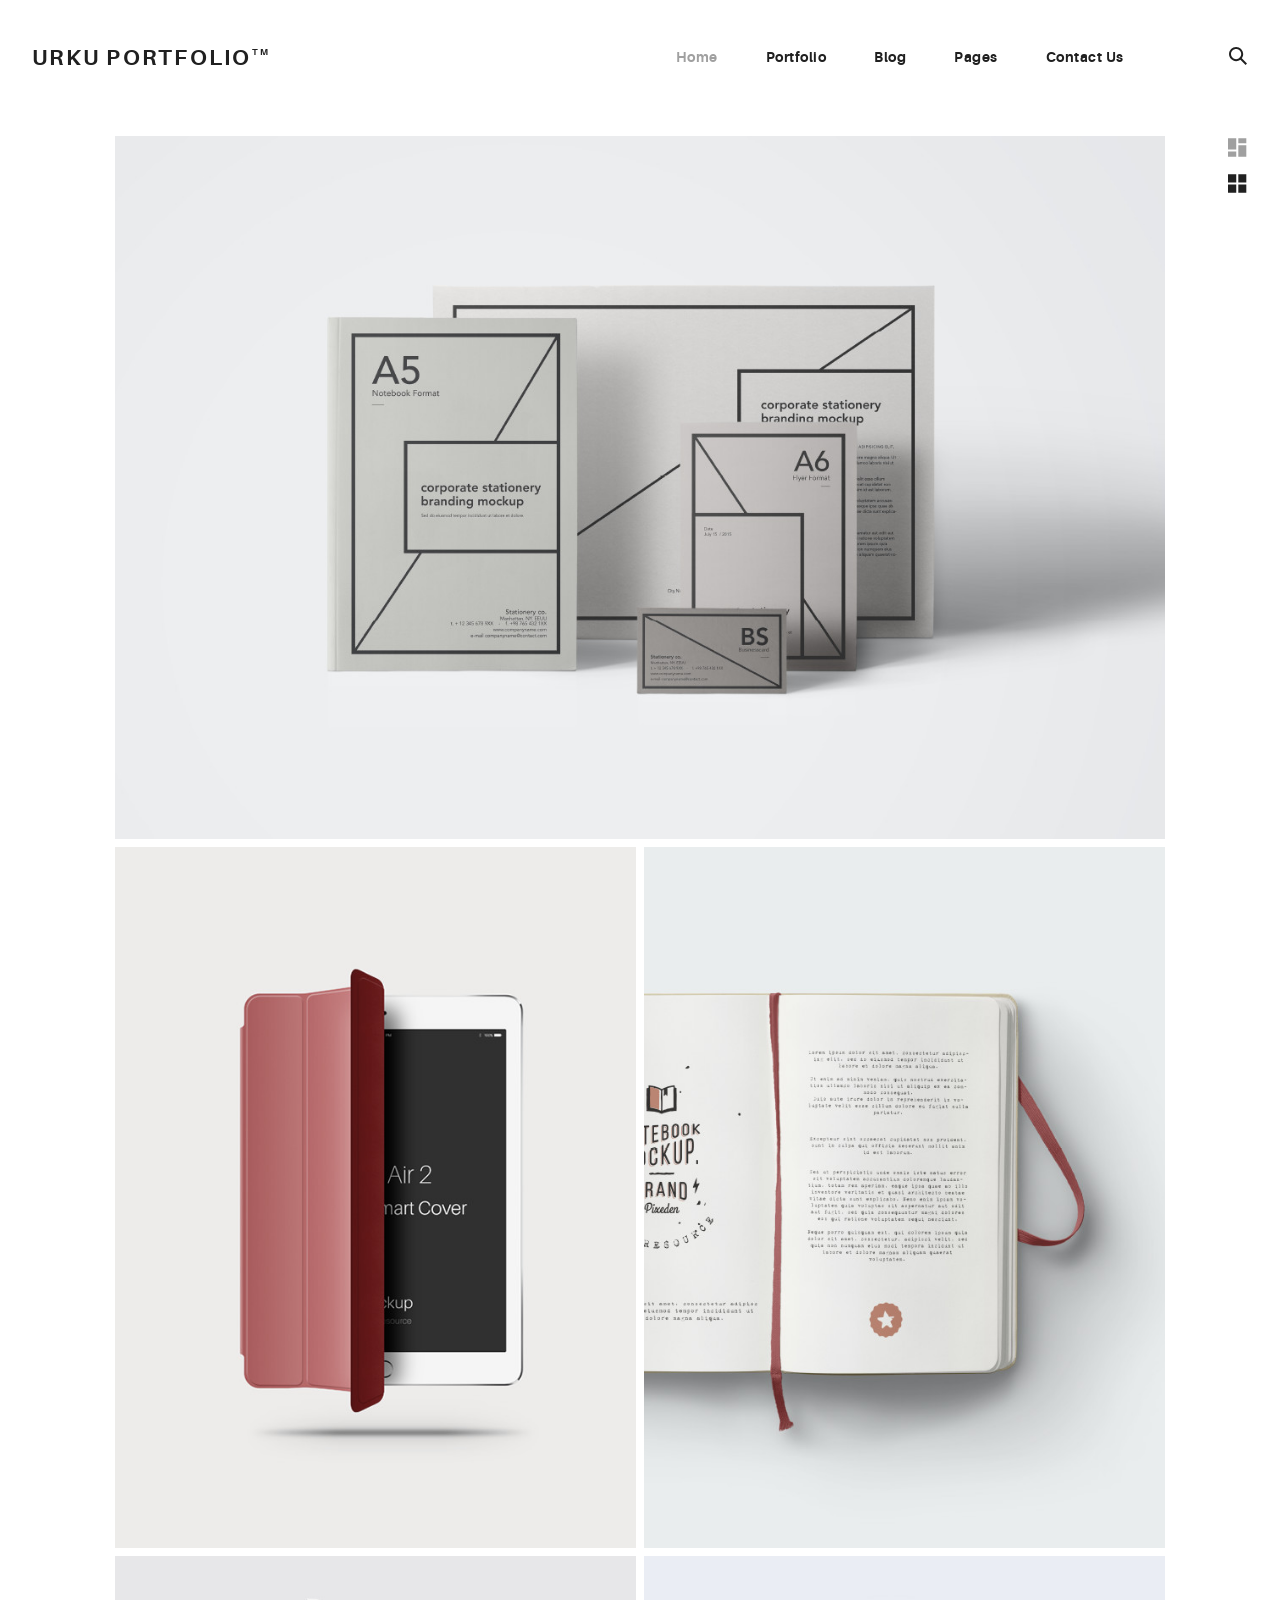
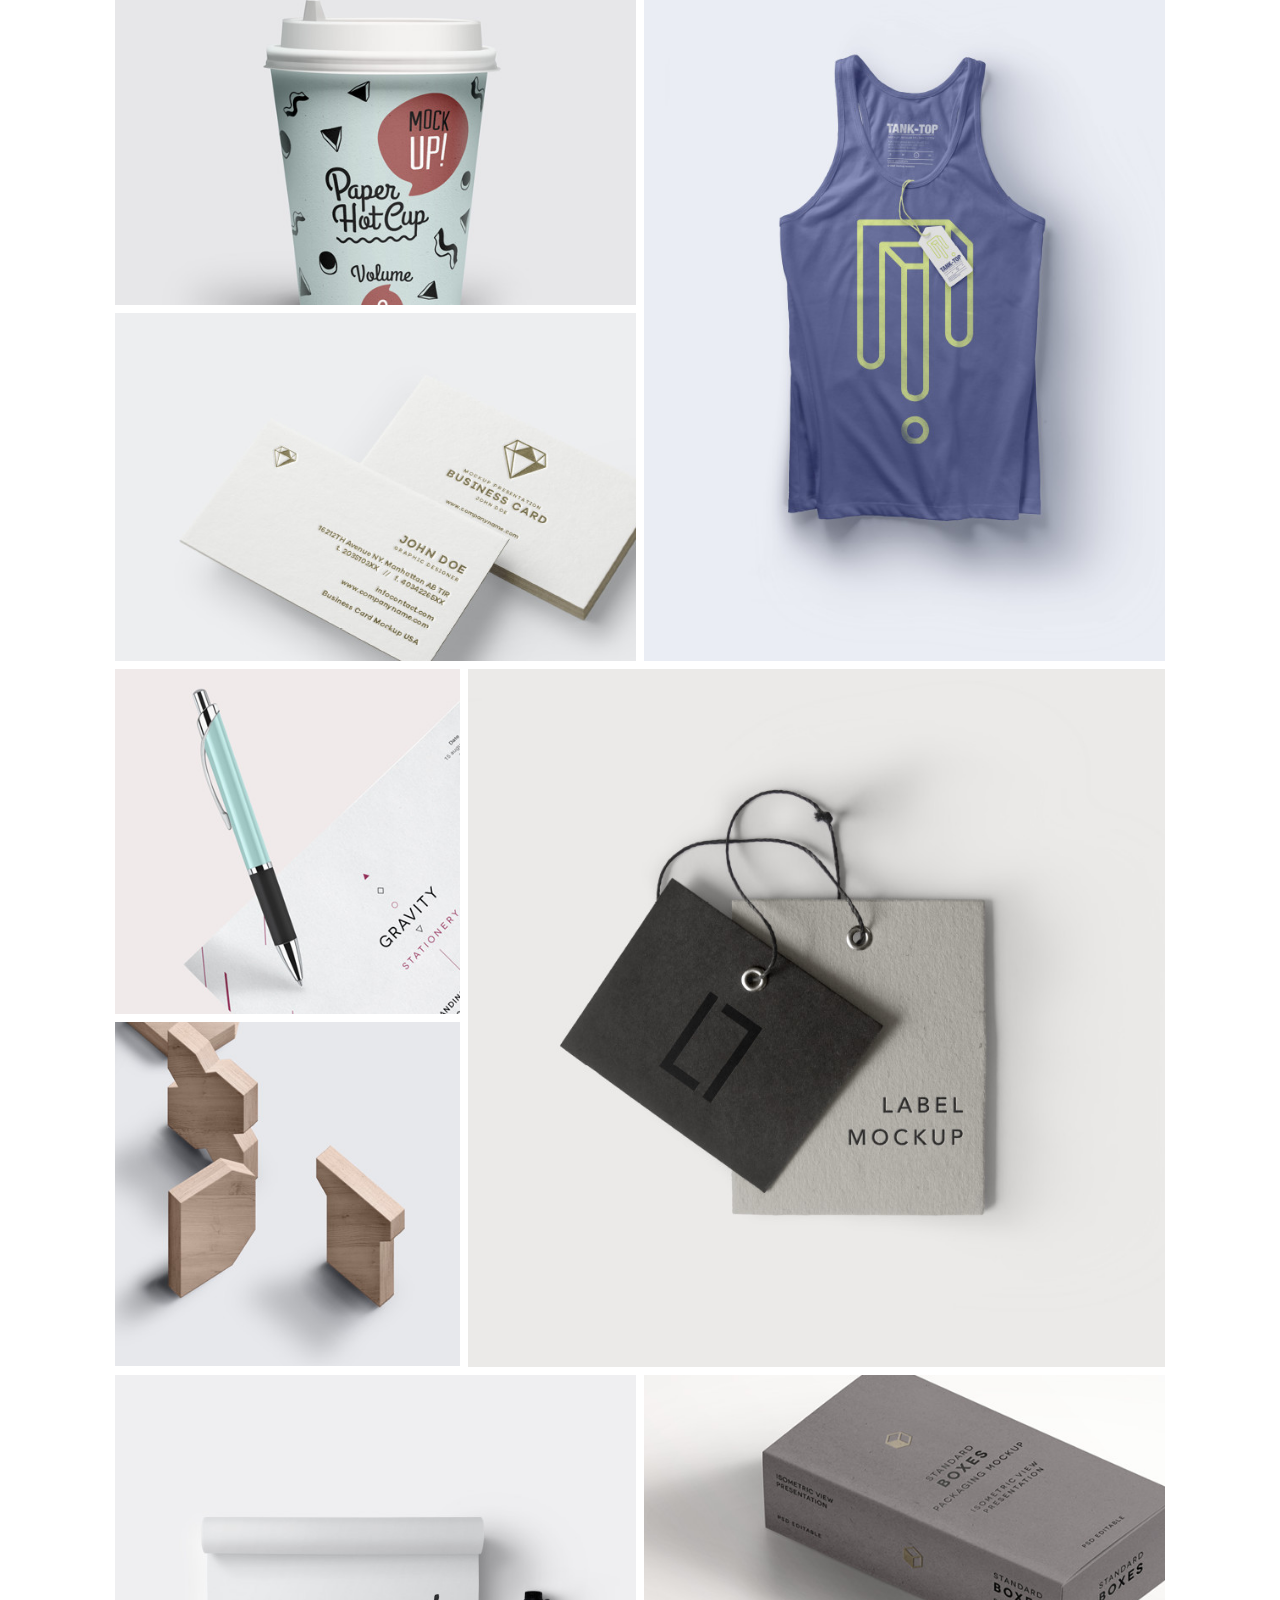
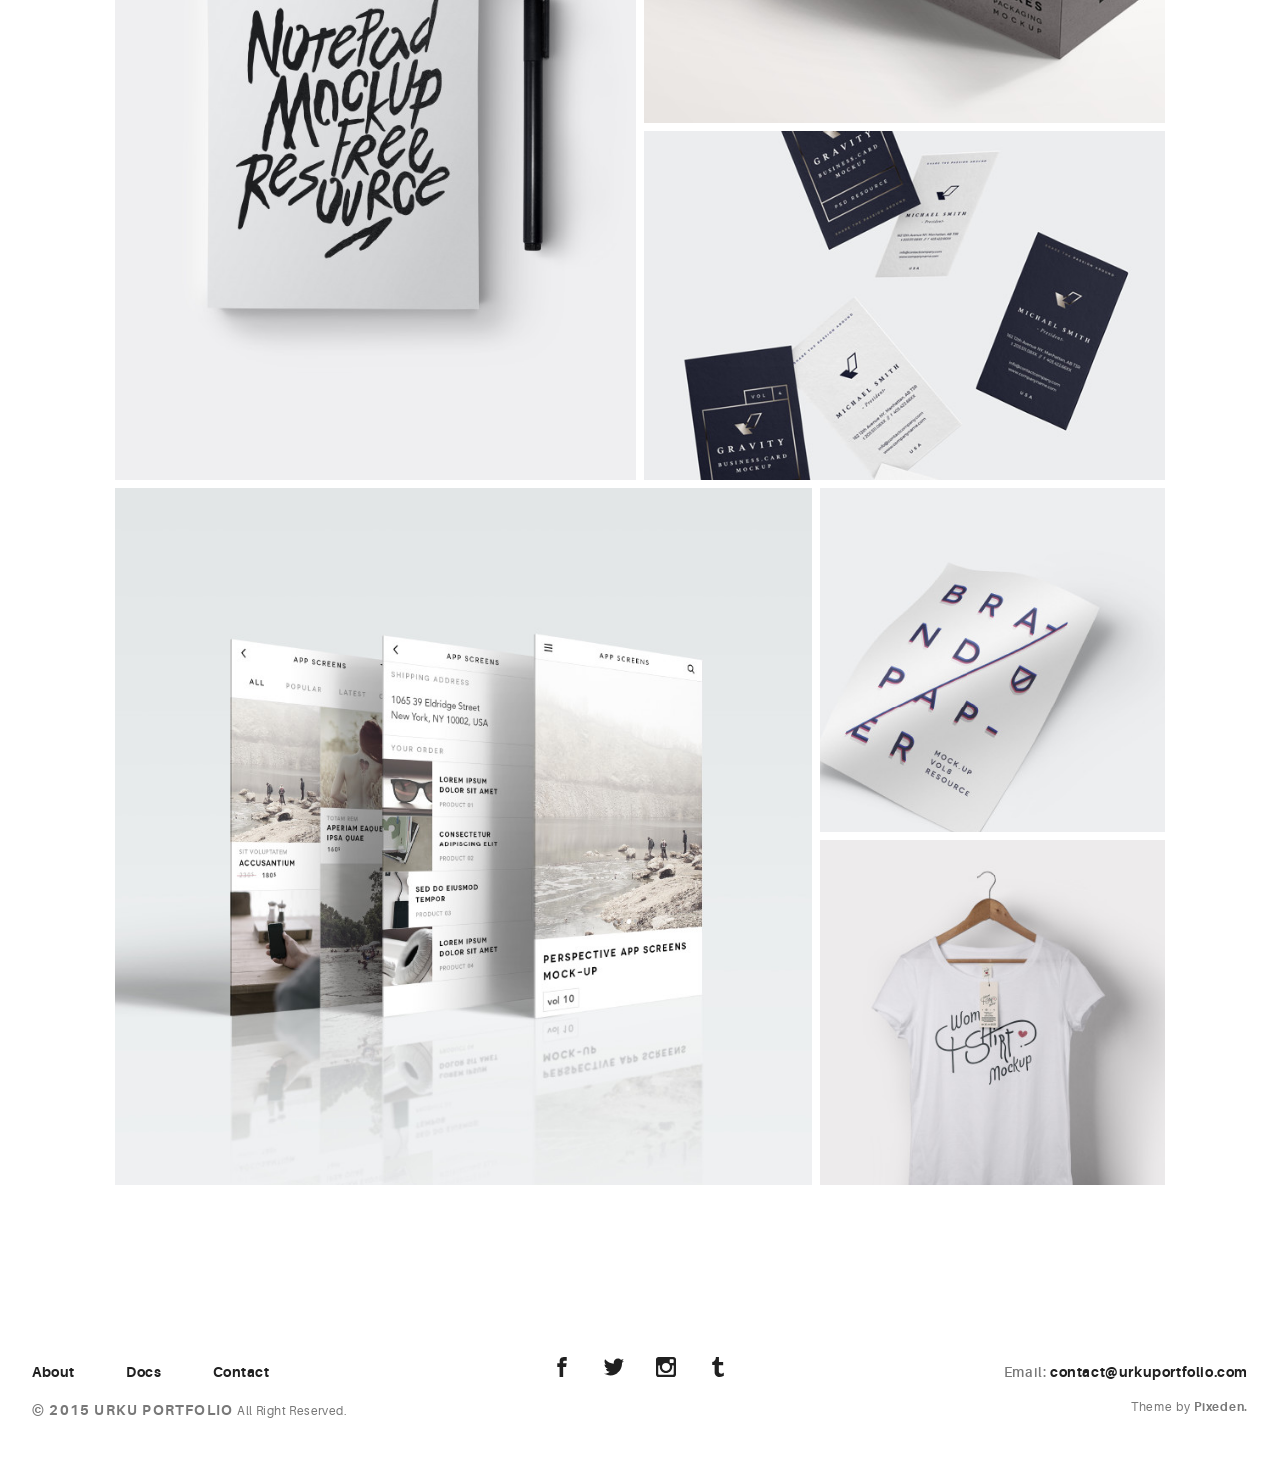
<file: Curso AngularJS/Templates/URKU-Portfolio-Template-HTML5-PIXEDEN-v.1.0.5/URKU-Portfolio-Template-HTML5-PIXEDEN-v.1.0.5/HTML/index.html>
<!DOCTYPE html>
<html>
  <head>
    <meta name="viewport" content="width=device-width, initial-scale=1.0">
    <meta charset="UTF-8">
    <title>Urku Portfolio :: Pixeden</title>
    <link rel="icon" type="image/svg+xml" href="assets/img/urku-ico.svg">
    <link rel="stylesheet" href="assets/css/aurora-pack.min.css">
    <link rel="stylesheet" href="assets/css/aurora-theme-base.min.css">
    <link rel="stylesheet" href="assets/css/urku.css">
  </head>
  <body class="top-fixed">
    <header class="ae-container-fluid ae-container-fluid--full rk-header ">
      <input type="checkbox" id="mobile-menu" class="rk-mobile-menu">
      <label for="mobile-menu">
        <svg>
          <use xlink:href="assets/img/symbols.svg#bar"></use>
        </svg>
        <svg>
          <use xlink:href="assets/img/symbols.svg#bar"></use>
        </svg>
        <svg>
          <use xlink:href="assets/img/symbols.svg#bar"></use>
        </svg>
      </label>
      <div class="ae-container-fluid rk-topbar">
        <h1 class="rk-logo"><a href="index.html">urku portfolio<sup>tm</sup></a></h1>
        <nav class="rk-navigation">
          <ul class="rk-menu">
            <li class="active rk-menu__item"><a href="index.html" class="rk-menu__link">Home</a>
            </li>
            <li class="rk-menu__item"><a href="portfolio.html" class="rk-menu__link">Portfolio</a>
              <nav class="rk-menu__sub">
                <ul class="rk-container">
                  <li class="rk-menu__item"><a href="portfolio.html" class="rk-menu__link">Flex</a></li>
                  <li class="rk-menu__item"><a href="portfolio-alt.html" class="rk-menu__link">Switch</a></li>
                  <li class="rk-menu__item"><a href="portfolio-raw.html" class="rk-menu__link">Static</a></li>
                  <li class="rk-menu__item"><a href="portfolio-masonry.html" class="rk-menu__link">Masonry</a></li>
                </ul>
              </nav>
            </li>
            <li class="rk-menu__item"><a href="blog.html" class="rk-menu__link">Blog</a>
            </li>
            <li class="rk-menu__item"><a href="#0" class="rk-menu__link">Pages</a>
              <nav class="rk-menu__sub">
                <ul class="rk-container">
                  <li class="rk-menu__item"><a href="about.html" class="rk-menu__link">About</a></li>
                  <li class="rk-menu__item"><a href="documentation.html" class="rk-menu__link">Documentation</a></li>
                  <li class="rk-menu__item"><a href="design-styles.html" class="rk-menu__link">Design Styles</a></li>
                </ul>
              </nav>
            </li>
            <li class="rk-menu__item"><a href="contact.html" class="rk-menu__link">Contact Us</a>
            </li>
          </ul>
          <form class="rk-search">
            <input type="text" placeholder="Search" id="urku-search" class="rk-search-field">
            <label for="urku-search">
              <svg>
                <use xlink:href="assets/img/symbols.svg#icon-search"></use>
              </svg>
            </label>
          </form>
        </nav>
      </div>
    </header>
    <section class="ae-container-fluid rk-main">
      <input type="radio" name="layout-ctrl" checked id="layout-base" class="layout-ctrl-input">
      <div class="ae-container-fluid rk-layout-ctrl-cont">
        <label for="layout-base" class="rk-layout-ctrl">
          <svg>
            <use xlink:href="assets/img/symbols.svg#icon-view-default"></use>
          </svg>
        </label>
      </div>
      <input type="radio" name="layout-ctrl" id="layout-grid" class="layout-ctrl-input">
      <div class="ae-container-fluid rk-layout-ctrl-cont">
        <label for="layout-grid" class="rk-layout-ctrl">
          <svg>
            <use xlink:href="assets/img/symbols.svg#icon-view-alt"></use>
          </svg>
        </label>
      </div>
      <div class="rk-layout-ctrl-mobile">
        <svg viewBox="0 0 9 9" class="layout-mob-1">
          <rect width="100%" height="100%" fill="currentColor"></rect>
        </svg>
        <svg viewBox="0 0 9 9" class="layout-mob-2">
          <rect width="100%" height="100%" fill="currentColor"></rect>
        </svg>
        <svg viewBox="0 0 9 9" class="layout-mob-3">
          <rect width="100%" height="100%" fill="currentColor"></rect>
        </svg>
        <svg viewBox="0 0 9 9" class="layout-mob-4">
          <rect width="100%" height="100%" fill="currentColor"></rect>
        </svg>
      </div>
      <section class="ae-container-fluid ae-container-fluid--inner loading rk-portfolio ">
        <div class="rk-portfolio__items"><a href="portfolio-item.html" class="rk-item rk-item--flex item-1 rk-size-12 rk-tosize-6 rk-landscape ">
            <div class="item-meta">
              <h2>Essential Stationery</h2>
              <p>Branding</p>
            </div></a><a href="portfolio-item.html" class="rk-item rk-item--flex item-2 rk-size-6  rk-portrait ">
            <div class="item-meta">
              <h2>Pickled Tousled</h2>
              <p>Art Direction</p>
            </div></a><a href="portfolio-item.html" class="rk-item rk-item--flex item-3 rk-size-6 rk-tosize-4 rk-portrait rk-tosquare">
            <div class="item-meta">
              <h2>Waistcoat vegan</h2>
              <p>Graphic Design</p>
            </div></a>
          <div class="rk-items-cont rk-size-6 rk-tosize-8"><a href="portfolio-item.html" class="rk-item rk-item--flex item-4 rk-size-12 rk-tosize-6 rk-landscape ">
              <div class="item-meta">
                <h2>Tumblr hammock</h2>
                <p>Packaging</p>
              </div></a><a href="portfolio-item.html" class="rk-item rk-item--flex item-5 rk-size-12 rk-tosize-6 rk-landscape ">
              <div class="item-meta">
                <h2>Biodiesel etsy</h2>
                <p>Branding</p>
              </div></a>
          </div><a href="portfolio-item.html" class="rk-item rk-item--flex item-6 rk-size-6 rk-tosize-4 rk-portrait rk-tosquare">
            <div class="item-meta">
              <h2>Gentrify artisan</h2>
              <p>Graphic Design</p>
            </div></a>
          <div class="rk-items-cont rk-size-4 rk-tosize-8"><a href="portfolio-item.html" class="rk-item rk-item--flex item-7 rk-size-12 rk-tosize-6 rk-square ">
              <div class="item-meta">
                <h2>Plaid austin</h2>
                <p>Graphic Design</p>
              </div></a><a href="portfolio-item.html" class="rk-item rk-item--flex item-8 rk-size-12 rk-tosize-6 rk-square ">
              <div class="item-meta">
                <h2>Trust fund</h2>
                <p>Packaging</p>
              </div></a>
          </div><a href="portfolio-item.html" class="rk-item rk-item--flex item-9 rk-size-8 rk-tosize-3 rk-square ">
            <div class="item-meta">
              <h2>Gentrify pork</h2>
              <p>Branding</p>
            </div></a><a href="portfolio-item.html" class="rk-item rk-item--flex item-10 rk-size-6 rk-tosize-3 rk-portrait rk-tosquare">
            <div class="item-meta  rk-tosmallfont">
              <h2>Waistcoat ugh</h2>
              <p>UI/UX</p>
            </div></a>
          <div class="rk-items-cont rk-size-6 rk-tosize-6"><a href="portfolio-item.html" class="rk-item rk-item--flex item-11 rk-size-12 rk-tosize-6 rk-landscape rk-tosquare">
              <div class="item-meta">
                <h2>Deep v kogi</h2>
                <p>Graphic Design</p>
              </div></a><a href="portfolio-item.html" class="rk-item rk-item--flex item-12 rk-size-12 rk-tosize-6 rk-landscape rk-tosquare">
              <div class="item-meta">
                <h2>Venmo trust</h2>
                <p>Packaging</p>
              </div></a>
          </div><a href="portfolio-item.html" class="rk-item rk-item--flex item-13 rk-size-8 rk-tosize-3 rk-square ">
            <div class="item-meta">
              <h2>Venmo trust</h2>
              <p>Ui/UX</p>
            </div></a>
          <div class="rk-items-cont rk-size-4 rk-tosize-6"><a href="portfolio-item.html" class="rk-item rk-item--flex item-14 rk-size-12 rk-tosize-6 rk-square ">
              <div class="item-meta">
                <h2>Gentrify semiotic</h2>
                <p>Art Direction</p>
              </div></a><a href="portfolio-item.html" class="rk-item rk-item--flex item-15 rk-size-12 rk-tosize-6 rk-square ">
              <div class="item-meta">
                <h2>Migas artisan</h2>
                <p>Photography</p>
              </div></a>
          </div>
        </div>
      </section>
    </section>
    <footer class="ae-container-fluid rk-footer ">
      <div class="ae-grid ae-grid--collapse">
        <div class="ae-grid__item item-lg-4 au-xs-ta-center au-lg-ta-left">
          <ul class="rk-menu rk-footer-menu">
            <li class="rk-menu__item"><a href="about.html" class="rk-menu__link">About</a>
            </li>
            <li class="rk-menu__item"><a href="documentation.html" class="rk-menu__link">Docs</a>
            </li>
            <li class="rk-menu__item"><a href="contact.html" class="rk-menu__link">Contact</a>
            </li>
          </ul>
          <p class="rk-footer__text rk-footer__copy "> <span class="ae-u-bold">© </span><span class="ae-u-bolder">2015 URKU PORTFOLIO </span>All Right Reserved.</p>
        </div>
        <div class="ae-grid__item item-lg-4 au-xs-ta-center"><a href="#0" class="rk-social-btn ">
            <svg>
              <use xlink:href="assets/img/symbols.svg#icon-facebook"></use>
            </svg></a><a href="#0" class="rk-social-btn ">
            <svg>
              <use xlink:href="assets/img/symbols.svg#icon-twitter"></use>
            </svg></a><a href="#0" class="rk-social-btn ">
            <svg>
              <use xlink:href="assets/img/symbols.svg#icon-pinterest"></use>
            </svg></a><a href="#0" class="rk-social-btn ">
            <svg>
              <use xlink:href="assets/img/symbols.svg#icon-tumblr"></use>
            </svg></a></div>
        <div class="ae-grid__item item-lg-4 au-xs-ta-center au-lg-ta-right">
          <p class="rk-footer__text rk-footer__contact "> <span class="ae-u-bold">Email: </span><span class="ae-u-bolder"> <a href="#0" class="rk-dark-color ">contact@urkuportfolio.com </a></span></p>
          <p class="rk-footer__text rk-footer__by">Theme by <a href="http://pixeden.com" class="ae-u-bolder">Pixeden.</a></p>
        </div>
      </div>
    </footer>
    <script src="assets/js/svg4everybody.min.js"></script>
    <script>svg4everybody();</script>
  </body>
</html>
</file>
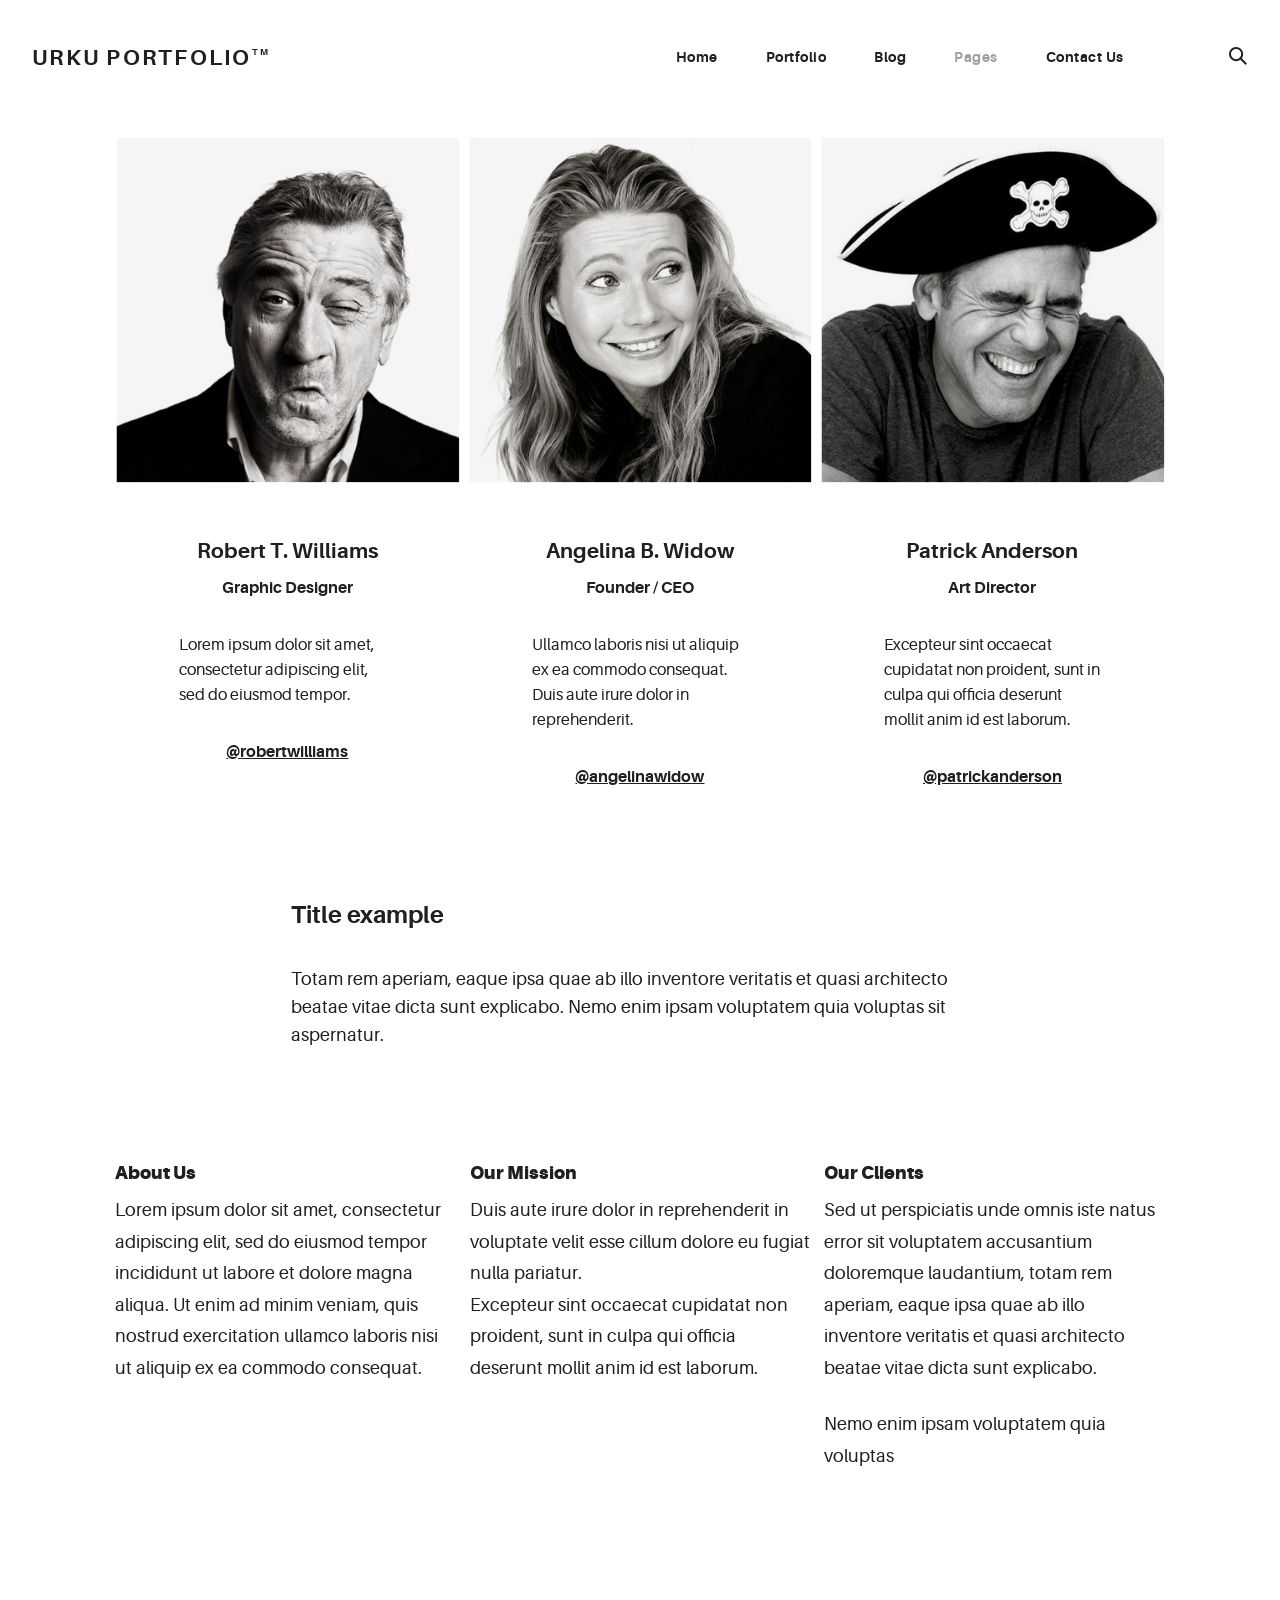
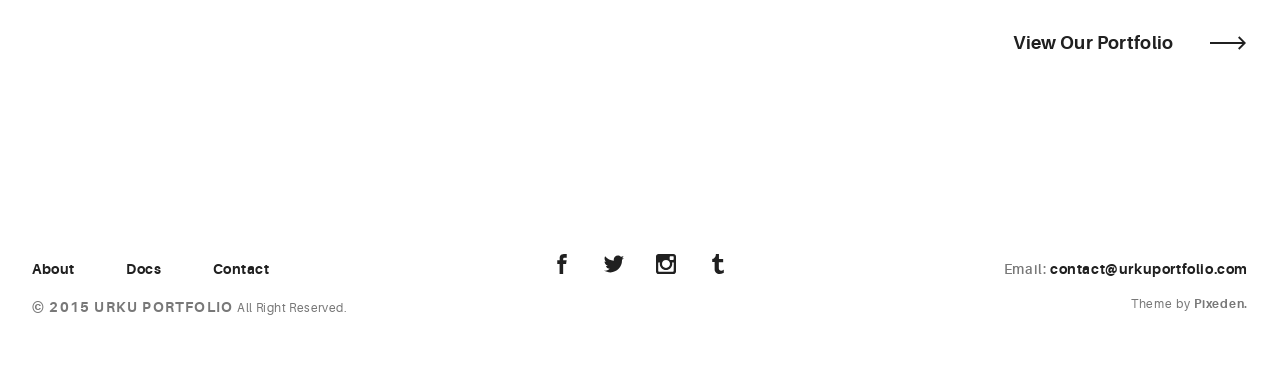
<file: Curso AngularJS/Templates/URKU-Portfolio-Template-HTML5-PIXEDEN-v.1.0.5/URKU-Portfolio-Template-HTML5-PIXEDEN-v.1.0.5/HTML/about.html>
<!DOCTYPE html>
<html>
  <head>
    <meta name="viewport" content="width=device-width, initial-scale=1.0">
    <meta charset="UTF-8">
    <title>Urku Portfolio :: Pixeden</title>
    <link rel="icon" type="image/svg+xml" href="assets/img/urku-ico.svg">
    <link rel="stylesheet" href="assets/css/aurora-pack.min.css">
    <link rel="stylesheet" href="assets/css/aurora-theme-base.min.css">
    <link rel="stylesheet" href="assets/css/urku.css">
  </head>
  <body class="top-fixed">
    <header class="ae-container-fluid ae-container-fluid--full rk-header ">
      <input type="checkbox" id="mobile-menu" class="rk-mobile-menu">
      <label for="mobile-menu">
        <svg>
          <use xlink:href="assets/img/symbols.svg#bar"></use>
        </svg>
        <svg>
          <use xlink:href="assets/img/symbols.svg#bar"></use>
        </svg>
        <svg>
          <use xlink:href="assets/img/symbols.svg#bar"></use>
        </svg>
      </label>
      <div class="ae-container-fluid rk-topbar">
        <h1 class="rk-logo"><a href="index.html">urku portfolio<sup>tm</sup></a></h1>
        <nav class="rk-navigation">
          <ul class="rk-menu">
            <li class="rk-menu__item"><a href="index.html" class="rk-menu__link">Home</a>
            </li>
            <li class="rk-menu__item"><a href="portfolio.html" class="rk-menu__link">Portfolio</a>
              <nav class="rk-menu__sub">
                <ul class="rk-container">
                  <li class="rk-menu__item"><a href="portfolio.html" class="rk-menu__link">Flex</a></li>
                  <li class="rk-menu__item"><a href="portfolio-alt.html" class="rk-menu__link">Switch</a></li>
                  <li class="rk-menu__item"><a href="portfolio-raw.html" class="rk-menu__link">Static</a></li>
                  <li class="rk-menu__item"><a href="portfolio-masonry.html" class="rk-menu__link">Masonry</a></li>
                </ul>
              </nav>
            </li>
            <li class="rk-menu__item"><a href="blog.html" class="rk-menu__link">Blog</a>
            </li>
            <li class="active rk-menu__item"><a href="#0" class="rk-menu__link">Pages</a>
              <nav class="rk-menu__sub">
                <ul class="rk-container">
                  <li class="rk-menu__item"><a href="about.html" class="rk-menu__link">About</a></li>
                  <li class="rk-menu__item"><a href="documentation.html" class="rk-menu__link">Documentation</a></li>
                  <li class="rk-menu__item"><a href="design-styles.html" class="rk-menu__link">Design Styles</a></li>
                </ul>
              </nav>
            </li>
            <li class="rk-menu__item"><a href="contact.html" class="rk-menu__link">Contact Us</a>
            </li>
          </ul>
          <form class="rk-search">
            <input type="text" placeholder="Search" id="urku-search" class="rk-search-field">
            <label for="urku-search">
              <svg>
                <use xlink:href="assets/img/symbols.svg#icon-search"></use>
              </svg>
            </label>
          </form>
        </nav>
      </div>
    </header>
    <div class="ae-container-fluid ae-container-fluid--inner rk-main">
      <div class="ae-grid au-xs-ta-center au-mb-4">
        <div class="ae-grid__item item-lg-4 ae-kappa au-mb-3"><img src="assets/img/team-1.jpg" alt="" class="au-mb-3">
          <h5 class="ae-u-bolder au-mt-2">Robert T. Williams</h5>
          <p class="ae-u-bolder au-mb-3">Graphic Designer</p>
          <p class="au-lg-ta-left au-mb-3 au-pl-4 au-pr-4">Lorem ipsum dolor sit amet, consectetur adipiscing elit, sed do eiusmod tempor.</p><a href="#0" class="ae-u-bolder au-underline">@robertwilliams</a>
        </div>
        <div class="ae-grid__item item-lg-4 ae-kappa au-mb-3"><img src="assets/img/team-2.jpg" alt="" class="au-mb-3">
          <h5 class="ae-u-bolder au-mt-2">Angelina B. Widow</h5>
          <p class="ae-u-bolder au-mb-3">Founder / CEO</p>
          <p class="au-lg-ta-left au-mb-3 au-pl-4 au-pr-4">Ullamco laboris nisi ut aliquip ex ea commodo consequat. Duis aute irure dolor in reprehenderit.</p><a href="#0" class="ae-u-bolder au-underline">@angelinawidow</a>
        </div>
        <div class="ae-grid__item item-lg-4 ae-kappa au-mb-3"><img src="assets/img/team-3.jpg" alt="" class="au-mb-3">
          <h5 class="ae-u-bolder au-mt-2">Patrick Anderson</h5>
          <p class="ae-u-bolder au-mb-3">Art Director</p>
          <p class="au-lg-ta-left au-mb-3 au-pl-4 au-pr-4">Excepteur sint occaecat cupidatat non proident, sunt in culpa qui officia deserunt mollit anim id est laborum.</p><a href="#0" class="ae-u-bolder au-underline">@patrickanderson</a>
        </div>
      </div>
      <div class="ae-grid au-pt-2">
        <div class="ae-grid__item item-lg-8 item-lg--offset-2">
          <h4 class="ae-u-bolder">Title example</h4>
          <p>Totam rem aperiam, eaque ipsa quae ab illo inventore veritatis et quasi architecto beatae vitae dicta sunt explicabo. Nemo enim ipsam voluptatem quia voluptas sit aspernatur.</p>
        </div>
      </div>
      <div class="ae-grid ae-grid--alt au-xs-ptp-1">
        <div class="ae-grid__item--alt item-lg-4">
          <h6 class="ae-u-boldest">About Us</h6>
          <p class="au-lh-3">Lorem ipsum dolor sit amet, consectetur adipiscing elit, sed do eiusmod tempor incididunt ut labore et dolore magna aliqua. Ut enim ad minim veniam, quis nostrud exercitation ullamco laboris nisi ut aliquip ex ea commodo consequat. </p>
        </div>
        <div class="ae-grid__item--alt item-lg-4">
          <h6 class="ae-u-boldest">Our Mission</h6>
          <p class="au-lh-3">Duis aute irure dolor in reprehenderit in voluptate velit esse cillum dolore eu fugiat nulla pariatur. <br>Excepteur sint occaecat cupidatat non proident, sunt in culpa qui officia deserunt mollit anim id est laborum.</p>
        </div>
        <div class="ae-grid__item--alt item-lg-4">
          <h6 class="ae-u-boldest">Our Clients</h6>
          <p class="au-lh-3">Sed ut perspiciatis unde omnis iste natus error sit voluptatem accusantium doloremque laudantium, totam rem aperiam, eaque ipsa quae ab illo inventore veritatis et quasi architecto beatae vitae dicta sunt explicabo. </p>
          <p class="au-lh-3">Nemo enim ipsam voluptatem quia voluptas</p>
        </div>
      </div>
      <p class="au-flex au-pt-4 group-buttons"><a href="portfolio.html" class="au-mt-4 arrow-button arrow-button--right arrow-button--out">View Our Portfolio<span class="arrow-cont">
            <svg>
              <use xlink:href="assets/img/symbols.svg#arrow"></use>
            </svg></span></a></p>
    </div>
    <footer class="ae-container-fluid rk-footer ">
      <div class="ae-grid ae-grid--collapse">
        <div class="ae-grid__item item-lg-4 au-xs-ta-center au-lg-ta-left">
          <ul class="rk-menu rk-footer-menu">
            <li class="rk-menu__item"><a href="about.html" class="rk-menu__link">About</a>
            </li>
            <li class="rk-menu__item"><a href="documentation.html" class="rk-menu__link">Docs</a>
            </li>
            <li class="rk-menu__item"><a href="contact.html" class="rk-menu__link">Contact</a>
            </li>
          </ul>
          <p class="rk-footer__text rk-footer__copy "> <span class="ae-u-bold">© </span><span class="ae-u-bolder">2015 URKU PORTFOLIO </span>All Right Reserved.</p>
        </div>
        <div class="ae-grid__item item-lg-4 au-xs-ta-center"><a href="#0" class="rk-social-btn ">
            <svg>
              <use xlink:href="assets/img/symbols.svg#icon-facebook"></use>
            </svg></a><a href="#0" class="rk-social-btn ">
            <svg>
              <use xlink:href="assets/img/symbols.svg#icon-twitter"></use>
            </svg></a><a href="#0" class="rk-social-btn ">
            <svg>
              <use xlink:href="assets/img/symbols.svg#icon-pinterest"></use>
            </svg></a><a href="#0" class="rk-social-btn ">
            <svg>
              <use xlink:href="assets/img/symbols.svg#icon-tumblr"></use>
            </svg></a></div>
        <div class="ae-grid__item item-lg-4 au-xs-ta-center au-lg-ta-right">
          <p class="rk-footer__text rk-footer__contact "> <span class="ae-u-bold">Email: </span><span class="ae-u-bolder"> <a href="#0" class="rk-dark-color ">contact@urkuportfolio.com </a></span></p>
          <p class="rk-footer__text rk-footer__by">Theme by <a href="http://pixeden.com" class="ae-u-bolder">Pixeden.</a></p>
        </div>
      </div>
    </footer>
    <script src="assets/js/svg4everybody.min.js"></script>
    <script>svg4everybody();</script>
  </body>
</html>
</file>
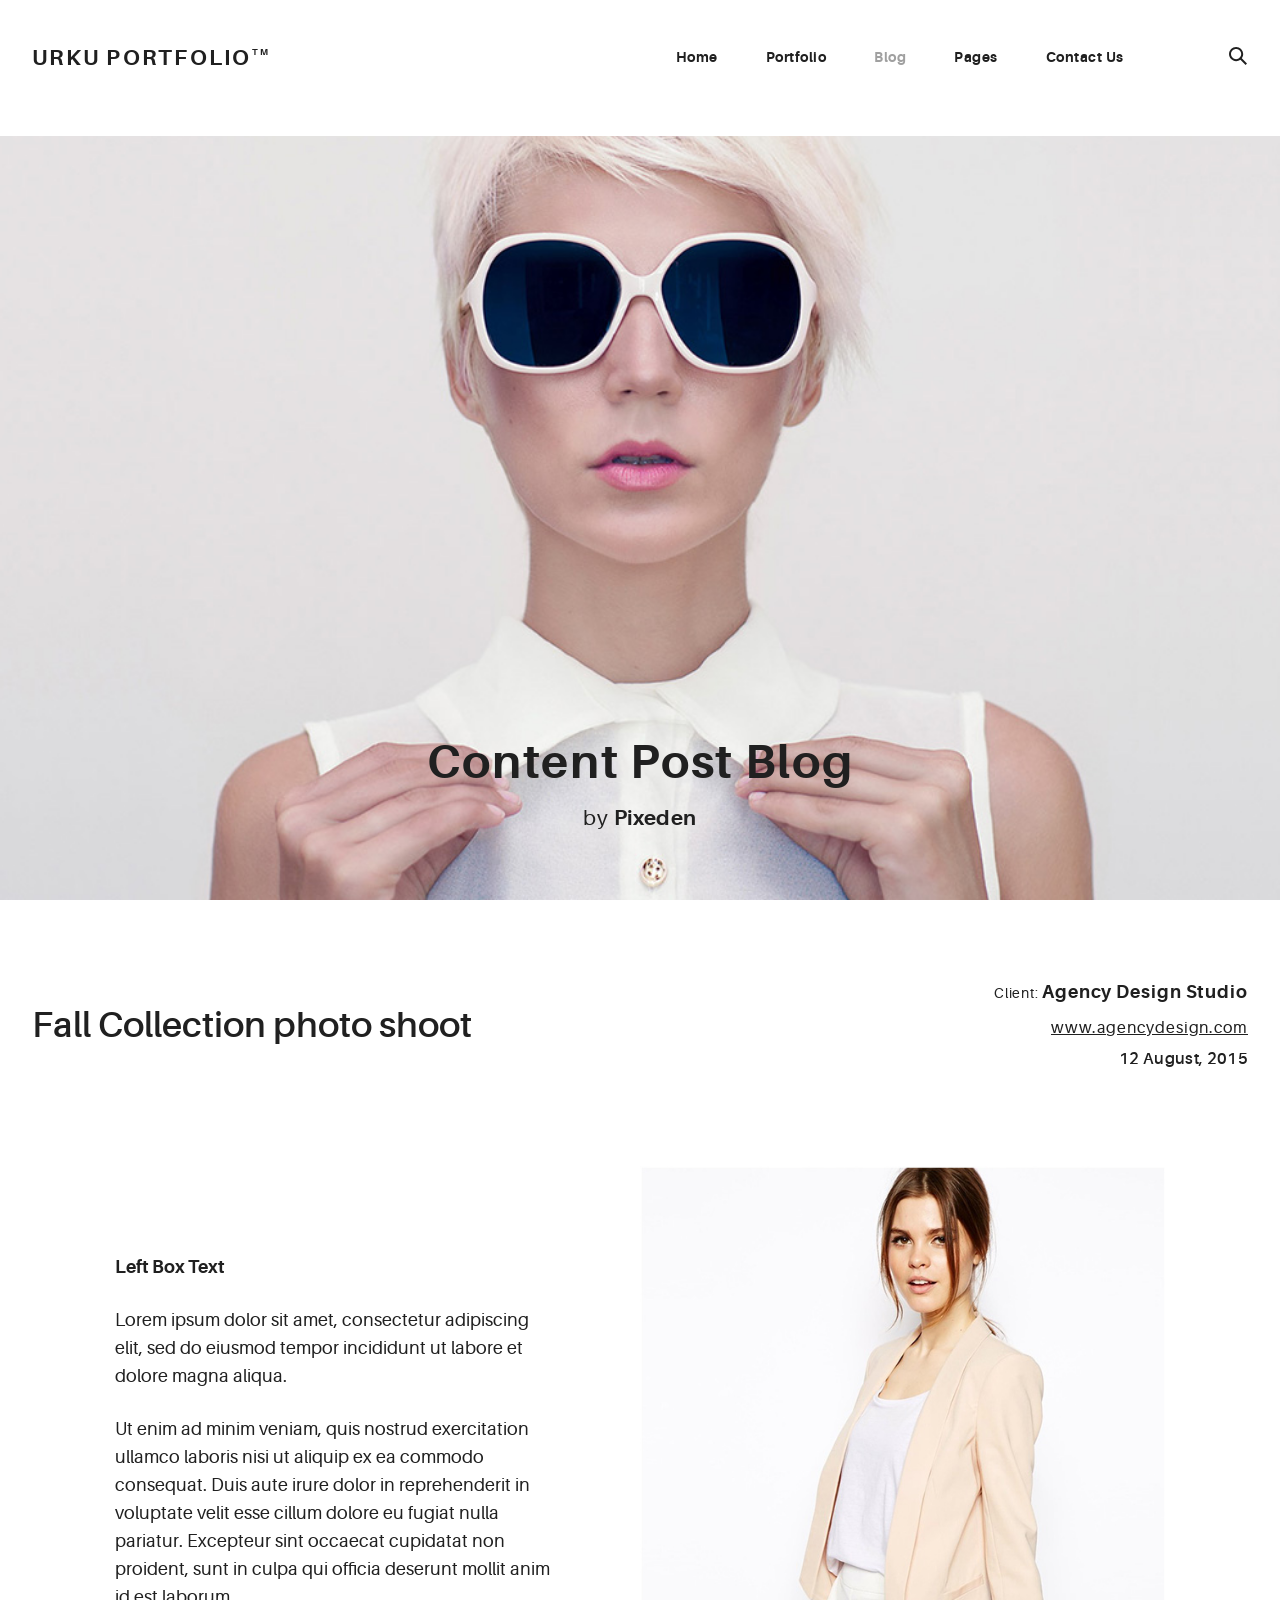
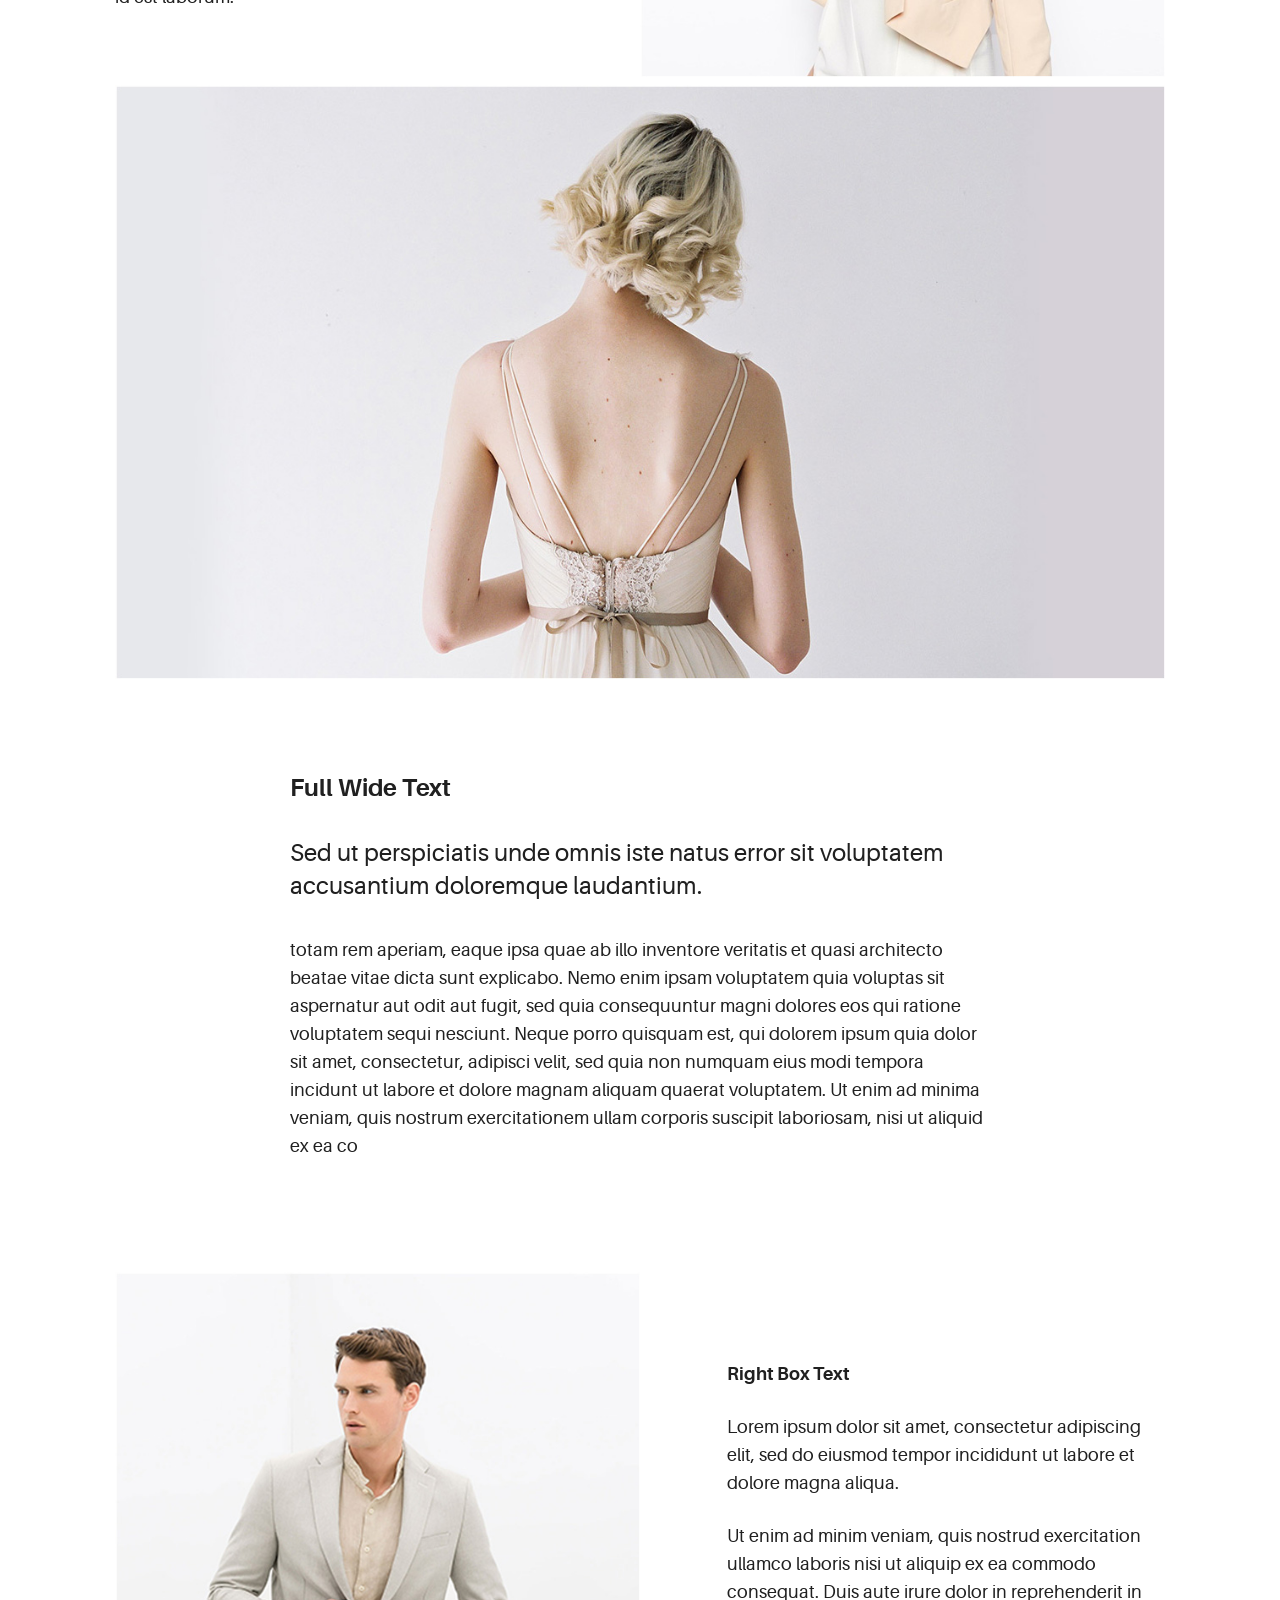
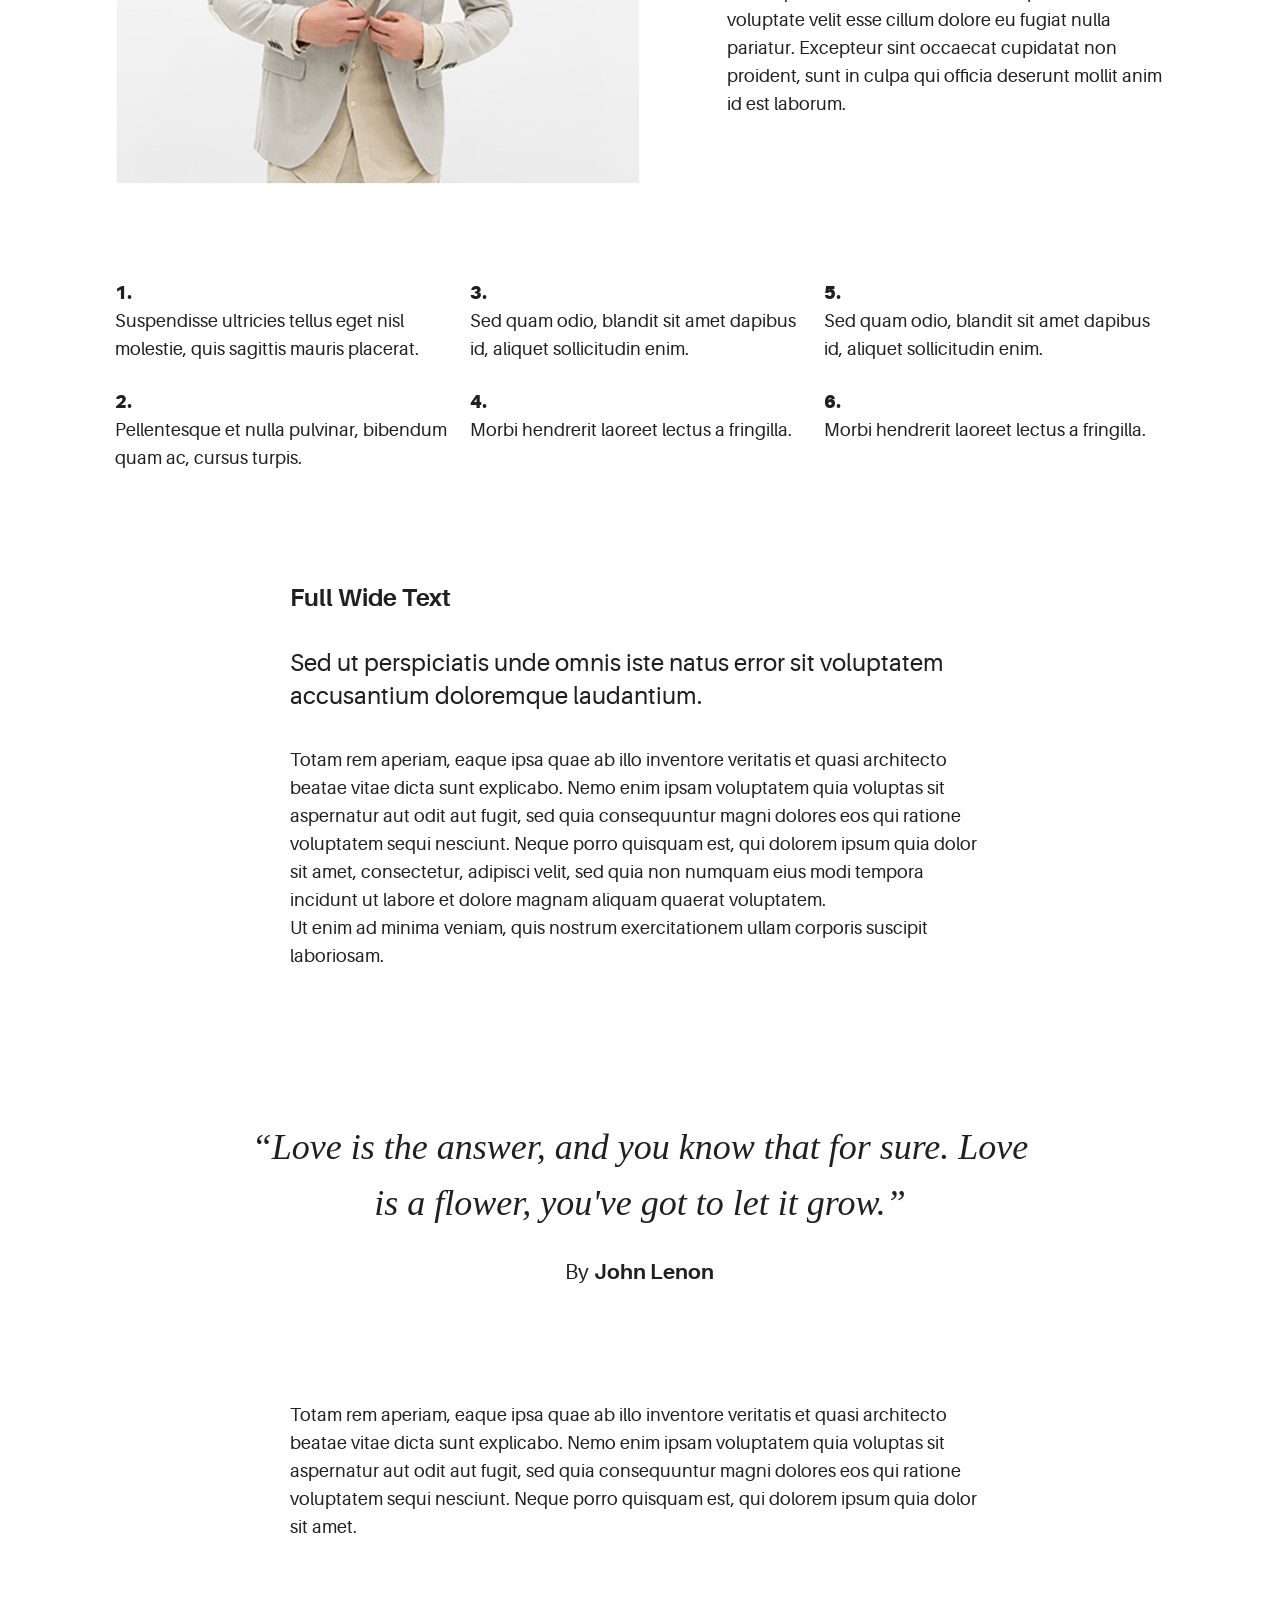
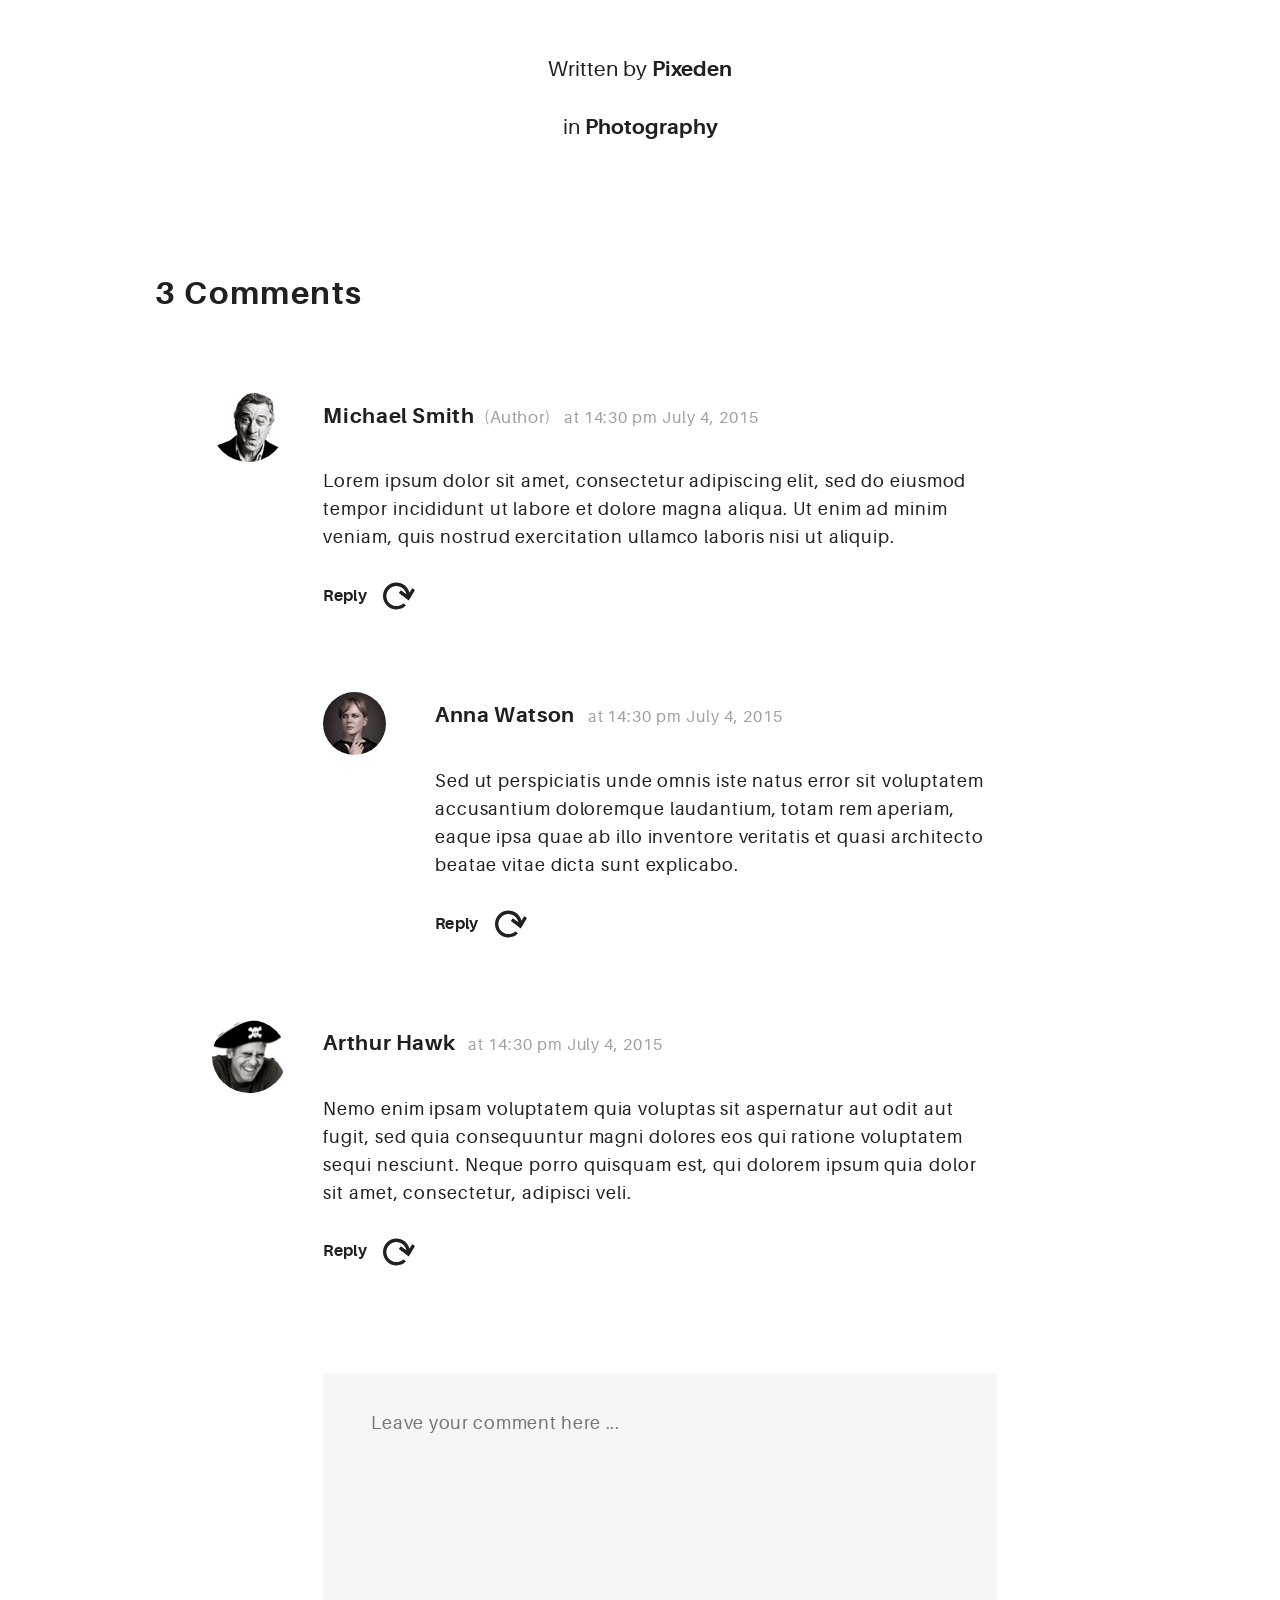
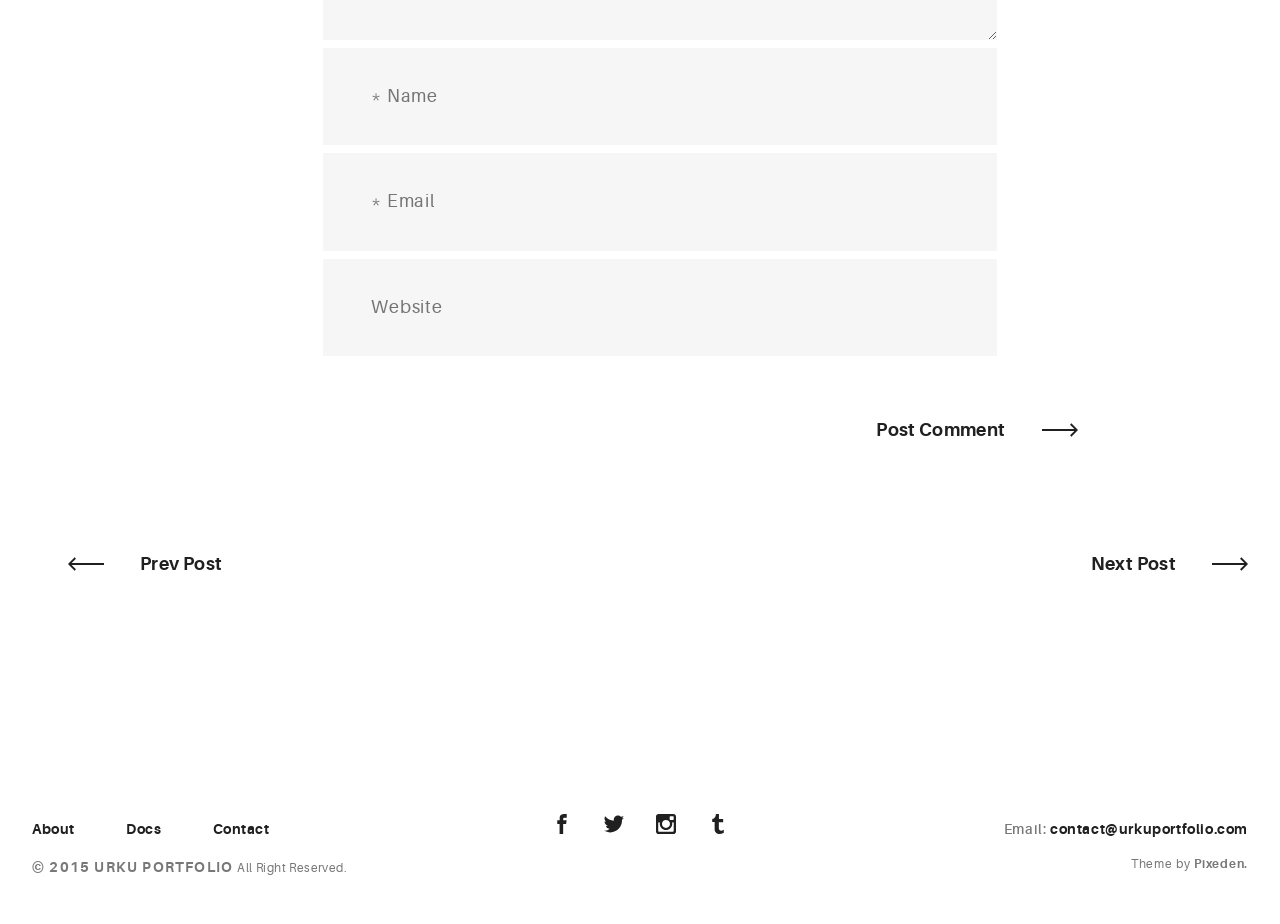
<file: Curso AngularJS/Templates/URKU-Portfolio-Template-HTML5-PIXEDEN-v.1.0.5/URKU-Portfolio-Template-HTML5-PIXEDEN-v.1.0.5/HTML/blog-post.html>
<!DOCTYPE html>
<html>
  <head>
    <meta name="viewport" content="width=device-width, initial-scale=1.0">
    <meta charset="UTF-8">
    <title>Urku Portfolio :: Pixeden</title>
    <link rel="icon" type="image/svg+xml" href="assets/img/urku-ico.svg">
    <link rel="stylesheet" href="assets/css/aurora-pack.min.css">
    <link rel="stylesheet" href="assets/css/aurora-theme-base.min.css">
    <link rel="stylesheet" href="assets/css/urku.css">
  </head>
  <body class="top-fixed">
    <header class="ae-container-fluid ae-container-fluid--full rk-header ">
      <input type="checkbox" id="mobile-menu" class="rk-mobile-menu">
      <label for="mobile-menu">
        <svg>
          <use xlink:href="assets/img/symbols.svg#bar"></use>
        </svg>
        <svg>
          <use xlink:href="assets/img/symbols.svg#bar"></use>
        </svg>
        <svg>
          <use xlink:href="assets/img/symbols.svg#bar"></use>
        </svg>
      </label>
      <div class="ae-container-fluid rk-topbar">
        <h1 class="rk-logo"><a href="index.html">urku portfolio<sup>tm</sup></a></h1>
        <nav class="rk-navigation">
          <ul class="rk-menu">
            <li class="rk-menu__item"><a href="index.html" class="rk-menu__link">Home</a>
            </li>
            <li class="rk-menu__item"><a href="portfolio.html" class="rk-menu__link">Portfolio</a>
              <nav class="rk-menu__sub">
                <ul class="rk-container">
                  <li class="rk-menu__item"><a href="portfolio.html" class="rk-menu__link">Flex</a></li>
                  <li class="rk-menu__item"><a href="portfolio-alt.html" class="rk-menu__link">Switch</a></li>
                  <li class="rk-menu__item"><a href="portfolio-raw.html" class="rk-menu__link">Static</a></li>
                  <li class="rk-menu__item"><a href="portfolio-masonry.html" class="rk-menu__link">Masonry</a></li>
                </ul>
              </nav>
            </li>
            <li class="active rk-menu__item"><a href="blog.html" class="rk-menu__link">Blog</a>
            </li>
            <li class="rk-menu__item"><a href="#0" class="rk-menu__link">Pages</a>
              <nav class="rk-menu__sub">
                <ul class="rk-container">
                  <li class="rk-menu__item"><a href="about.html" class="rk-menu__link">About</a></li>
                  <li class="rk-menu__item"><a href="documentation.html" class="rk-menu__link">Documentation</a></li>
                  <li class="rk-menu__item"><a href="design-styles.html" class="rk-menu__link">Design Styles</a></li>
                </ul>
              </nav>
            </li>
            <li class="rk-menu__item"><a href="contact.html" class="rk-menu__link">Contact Us</a>
            </li>
          </ul>
          <form class="rk-search">
            <input type="text" placeholder="Search" id="urku-search" class="rk-search-field">
            <label for="urku-search">
              <svg>
                <use xlink:href="assets/img/symbols.svg#icon-search"></use>
              </svg>
            </label>
          </form>
        </nav>
      </div>
    </header>
    <section class="ae-container-fluid ae-container-fluid--full">
      <header class="rk-portfolio-cover  post-inside-1">
        <div class="item-inside__meta">
          <h1 class="ae-u-bolder rk-portfolio-title ">Content Post Blog</h1>
          <p class="ae-theta rk-portfolio-category ">by <span class="ae-u-bolder">Pixeden</span></p>
        </div>
      </header>
      <div class="ae-container-fluid">
        <div class="ae-grid ae-grid--collapse rk-portfolio-info ">
          <div class="ae-grid__item item-lg-8 item-sm--center au-xs-ta-center au-lg-ta-left">
            <h2 class="rk-portfolio-inner-title ">Fall Collection photo shoot</h2>
          </div>
          <div class="ae-grid__item item-lg-4 au-xs-ta-center au-lg-ta-right rk-portfolio-details">
            <p class="rk-portfolio-inner-client "><span class="ae-lambda">Client: </span><span class="ae-u-bolder">Agency Design Studio</span></p>
            <p class="au-underline rk-portfolio-inner-website "><a href="#0" class="ae-kappa">www.agencydesign.com</a></p>
            <p class="ae-kappa ae-u-bold rk-portfolio-inner-date ">12 August, 2015</p>
          </div>
        </div>
      </div>
      <div class="ae-container-fluid ae-container-fluid--inner rk-portfolio--inner">
        <div class="ae-grid ae-grid--collapse au-xs-ptp-1">
          <div class="ae-grid__item item-lg-5 au-lg-ptp-1">
            <p class="ae-u-bolder">Left Box Text</p>
            <p>Lorem ipsum dolor sit amet, consectetur adipiscing elit, sed do eiusmod tempor incididunt ut labore et dolore magna aliqua.</p>
            <p>Ut enim ad minim veniam, quis nostrud exercitation ullamco laboris nisi ut aliquip ex ea commodo consequat. Duis aute irure dolor in reprehenderit in voluptate velit esse cillum dolore eu fugiat nulla pariatur. Excepteur sint occaecat cupidatat non proident, sunt in culpa qui officia deserunt mollit anim id est laborum.</p>
          </div>
          <div class="ae-grid__item item-lg-6 item-lg--offset-1"><img src="assets/img/post-inner-1.jpg" alt="Urku Portfolio"></div>
        </div>
        <div class="ae-grid ae-grid--collapse">
          <div class="ae-grid__item item-lg--auto"><img src="assets/img/post-inner-3.jpg" alt="Urku Portfolio"></div>
        </div>
        <div class="ae-grid ae-grid--collapse au-xs-ptp-1 au-xs-pbp-1">
          <div class="ae-grid__item item-lg-8 item-lg--offset-2">
            <h4 class="ae-u-bolder">Full Wide Text</h4>
            <p class="ae-eta">Sed ut perspiciatis unde omnis iste natus error sit voluptatem accusantium doloremque laudantium.</p>
            <p>totam rem aperiam, eaque ipsa quae ab illo inventore veritatis et quasi architecto beatae vitae dicta sunt explicabo. Nemo enim ipsam voluptatem quia voluptas sit aspernatur aut odit aut fugit, sed quia consequuntur magni dolores eos qui ratione voluptatem sequi nesciunt. Neque porro quisquam est, qui dolorem ipsum quia dolor sit amet, consectetur, adipisci velit, sed quia non numquam eius modi tempora incidunt ut labore et dolore magnam aliquam quaerat voluptatem. Ut enim ad minima veniam, quis nostrum exercitationem ullam corporis suscipit laboriosam, nisi ut aliquid ex ea co</p>
          </div>
        </div>
        <div class="ae-grid ae-grid--collapse">
          <div class="ae-grid__item item-lg-6"><img src="assets/img/post-inner-2.jpg" alt="Urku Portfolio"></div>
          <div class="ae-grid__item item-lg-5 item-lg--offset-1 au-lg-ptp-1">
            <p class="ae-u-bolder">Right Box Text</p>
            <p>Lorem ipsum dolor sit amet, consectetur adipiscing elit, sed do eiusmod tempor incididunt ut labore et dolore magna aliqua.</p>
            <p>Ut enim ad minim veniam, quis nostrud exercitation ullamco laboris nisi ut aliquip ex ea commodo consequat. Duis aute irure dolor in reprehenderit in voluptate velit esse cillum dolore eu fugiat nulla pariatur. Excepteur sint occaecat cupidatat non proident, sunt in culpa qui officia deserunt mollit anim id est laborum.</p>
          </div>
        </div>
        <div class="ae-grid ae-grid--alt au-lg-ta-left au-xs-ptp-1">
          <div class="ae-grid__item--alt item-lg-4"><span class="ae-u-boldest">1.</span>
            <p>Suspendisse ultricies tellus eget nisl molestie, quis sagittis mauris placerat.</p><span class="ae-u-boldest">2.</span>
            <p>Pellentesque et nulla pulvinar, bibendum quam ac, cursus turpis.</p>
          </div>
          <div class="ae-grid__item--alt item-lg-4"><span class="ae-u-boldest">3.</span>
            <p>Sed quam odio, blandit sit amet dapibus id, aliquet sollicitudin enim. </p><span class="ae-u-boldest">4.</span>
            <p>Morbi hendrerit laoreet lectus a fringilla.</p>
          </div>
          <div class="ae-grid__item--alt item-lg-4"><span class="ae-u-boldest">5.</span>
            <p>Sed quam odio, blandit sit amet dapibus id, aliquet sollicitudin enim. </p><span class="ae-u-boldest">6.</span>
            <p>Morbi hendrerit laoreet lectus a fringilla.</p>
          </div>
        </div>
        <div class="ae-grid ae-grid--collapse au-xs-ptp-1">
          <div class="ae-grid__item item-lg-8 item-lg--offset-2">
            <h4 class="ae-u-bolder">Full Wide Text</h4>
            <p class="ae-eta">Sed ut perspiciatis unde omnis iste natus error sit voluptatem accusantium doloremque laudantium.</p>
            <p>Totam rem aperiam, eaque ipsa quae ab illo inventore veritatis et quasi architecto beatae vitae dicta sunt explicabo. Nemo enim ipsam voluptatem quia voluptas sit aspernatur aut odit aut fugit, sed quia consequuntur magni dolores eos qui ratione voluptatem sequi nesciunt. Neque porro quisquam est, qui dolorem ipsum quia dolor sit amet, consectetur, adipisci velit, sed quia non numquam eius modi tempora incidunt ut labore et dolore magnam aliquam quaerat voluptatem. <br>Ut enim ad minima veniam, quis nostrum exercitationem ullam corporis suscipit laboriosam.</p>
          </div>
        </div>
        <div class="ae-grid ae-grid--collapse inner-box-3">
          <div class="ae-grid__item item-lg-10 item-lg--offset-1">
            <blockquote class="au-xs-ta-center">
              <p class="ae-delta au-italic">“Love is the answer, and you know that for sure. Love is a flower, you've got to let it grow.”</p>
              <footer> 
                <p class="ae-theta">By <span class="ae-u-bolder">John Lenon</span></p>
              </footer>
            </blockquote>
          </div>
        </div>
        <div class="ae-grid ae-grid--collapse au-xs-ptp-1">
          <div class="ae-grid__item item-lg-8 item-lg--offset-2">
            <p>Totam rem aperiam, eaque ipsa quae ab illo inventore veritatis et quasi architecto beatae vitae dicta sunt explicabo. Nemo enim ipsam voluptatem quia voluptas sit aspernatur aut odit aut fugit, sed quia consequuntur magni dolores eos qui ratione voluptatem sequi nesciunt. Neque porro quisquam est, qui dolorem ipsum quia dolor sit amet.</p>
          </div>
        </div>
        <div class="ae-grid ae-grid--collapse au-xs-ptp-1">
          <div class="ae-grid__item item-lg-12 au-xs-ta-center">
            <p class="ae-theta">Written by <span class="ae-u-bolder">Pixeden</span></p>
            <p class="ae-theta">in <span class="ae-u-bolder">Photography </span></p>
          </div>
        </div>
        <div class="ae-grid ae-grid--collapse au-xs-ptp-1">
          <div class="ae-grid__item item-lg-12"></div>
        </div>
      </div>
    </section>
    <ul class="ae-container-fluid ae-container-fluid--inner rk-comments">
      <h3 class="rk-comments__title ae-u-bolder">3 Comments</h3>
      <li>
        <article class="rk-comment">
          <aside class="rk-comment__avatar"><img src="assets/img/user-1.jpg" alt="" class="rk-comment__avatar au-circle"></aside>
          <div class="rk-comment__content">
            <header class="rk-comment__header">
              <h5 class="rk-comment__author ae-u-bolder"><a href="#0">Michael Smith</a><small class="ae-u-regular">&nbsp; (Author)</small></h5>
              <div class="rk-comment__meta">
                <p class="ae-kappa">&nbsp; at <a href="#0">14:30 pm </a><a href="#0">July 4, 2015</a></p>
              </div>
            </header>
            <div class="rk-comment__body">
              <p>Lorem ipsum dolor sit amet, consectetur adipiscing elit, sed do eiusmod tempor incididunt ut labore et dolore magna aliqua. Ut enim ad minim veniam, quis nostrud exercitation ullamco laboris nisi ut aliquip.</p>
            </div>
            <div class="rk-comment__actions ae-kappa"><a href="#0" class="ae-u-bold arrow-button arrow-button--compress">Reply
                <svg>
                  <use xlink:href="assets/img/symbols.svg#refresh"></use>
                </svg></a></div>
          </div>
        </article>
        <ul>
          <li>
            <article class="rk-comment">
              <aside class="rk-comment__avatar"><img src="assets/img/user-2.jpg" alt="" class="rk-comment__avatar au-circle"></aside>
              <div class="rk-comment__content">
                <header class="rk-comment__header">
                  <h5 class="rk-comment__author ae-u-bolder"><a href="#0">Anna Watson</a></h5>
                  <div class="rk-comment__meta">
                    <p class="ae-kappa">&nbsp; at <a href="#0">14:30 pm </a><a href="#0">July 4, 2015</a></p>
                  </div>
                </header>
                <div class="rk-comment__body">
                  <p>Sed ut perspiciatis unde omnis iste natus error sit voluptatem accusantium doloremque laudantium, totam rem aperiam, eaque ipsa quae ab illo inventore veritatis et quasi architecto beatae vitae dicta sunt explicabo.</p>
                </div>
                <div class="rk-comment__actions ae-kappa"><a href="#0" class="ae-u-bold arrow-button arrow-button--compress">Reply
                    <svg>
                      <use xlink:href="assets/img/symbols.svg#refresh"></use>
                    </svg></a></div>
              </div>
            </article>
          </li>
        </ul>
      </li>
      <li>
        <article class="rk-comment">
          <aside class="rk-comment__avatar"><img src="assets/img/user-3.jpg" alt="" class="rk-comment__avatar au-circle"></aside>
          <div class="rk-comment__content">
            <header class="rk-comment__header">
              <h5 class="rk-comment__author ae-u-bolder"><a href="#0">Arthur Hawk</a></h5>
              <div class="rk-comment__meta">
                <p class="ae-kappa">&nbsp; at <a href="#0">14:30 pm </a><a href="#0">July 4, 2015</a></p>
              </div>
            </header>
            <div class="rk-comment__body">
              <p>Nemo enim ipsam voluptatem quia voluptas sit aspernatur aut odit aut fugit, sed quia consequuntur magni dolores eos qui ratione voluptatem sequi nesciunt. Neque porro quisquam est, qui dolorem ipsum quia dolor sit amet, consectetur, adipisci veli.</p>
            </div>
            <div class="rk-comment__actions ae-kappa"><a href="#0" class="ae-u-bold arrow-button arrow-button--compress">Reply
                <svg>
                  <use xlink:href="assets/img/symbols.svg#refresh"></use>
                </svg></a></div>
          </div>
        </article>
      </li>
      <div class="ae-grid ae-grid--collapse inner-box-3">
        <div class="ae-grid__item item-lg-8 item-lg--offset-2">
          <form action="#0" class="ae-form--full">
            <textarea placeholder="Leave your comment here ..." cols="30" rows="7"></textarea>
            <input type="text" placeholder="* Name" required>
            <input type="email" placeholder="* Email" required>
            <input type="text" placeholder="Website">
            <div class="au-pt-3 group-buttons"><a href="#0" class="au-mt-2 arrow-button arrow-button--right arrow-button--out">Post Comment<span class="arrow-cont">
                  <svg>
                    <use xlink:href="assets/img/symbols.svg#arrow"></use>
                  </svg></span></a></div>
          </form>
        </div>
      </div>
    </ul>
    <section class="ae-container-fluid au-pt-4 au-pb-4">
      <div class="group-buttons au-mt-2"><a href="#0" class="arrow-button arrow-button--reverse">Prev Post
          <div class="arrow-cont arrow-cont-rev">
            <svg>
              <use xlink:href="assets/img/symbols.svg#arrow"></use>
            </svg>
          </div></a><a href="#0" class="arrow-button">Next Post<span class="arrow-cont">
            <svg>
              <use xlink:href="assets/img/symbols.svg#arrow"></use>
            </svg></span></a></div>
    </section>
    <footer class="ae-container-fluid rk-footer ">
      <div class="ae-grid ae-grid--collapse">
        <div class="ae-grid__item item-lg-4 au-xs-ta-center au-lg-ta-left">
          <ul class="rk-menu rk-footer-menu">
            <li class="rk-menu__item"><a href="about.html" class="rk-menu__link">About</a>
            </li>
            <li class="rk-menu__item"><a href="documentation.html" class="rk-menu__link">Docs</a>
            </li>
            <li class="rk-menu__item"><a href="contact.html" class="rk-menu__link">Contact</a>
            </li>
          </ul>
          <p class="rk-footer__text rk-footer__copy "> <span class="ae-u-bold">© </span><span class="ae-u-bolder">2015 URKU PORTFOLIO </span>All Right Reserved.</p>
        </div>
        <div class="ae-grid__item item-lg-4 au-xs-ta-center"><a href="#0" class="rk-social-btn ">
            <svg>
              <use xlink:href="assets/img/symbols.svg#icon-facebook"></use>
            </svg></a><a href="#0" class="rk-social-btn ">
            <svg>
              <use xlink:href="assets/img/symbols.svg#icon-twitter"></use>
            </svg></a><a href="#0" class="rk-social-btn ">
            <svg>
              <use xlink:href="assets/img/symbols.svg#icon-pinterest"></use>
            </svg></a><a href="#0" class="rk-social-btn ">
            <svg>
              <use xlink:href="assets/img/symbols.svg#icon-tumblr"></use>
            </svg></a></div>
        <div class="ae-grid__item item-lg-4 au-xs-ta-center au-lg-ta-right">
          <p class="rk-footer__text rk-footer__contact "> <span class="ae-u-bold">Email: </span><span class="ae-u-bolder"> <a href="#0" class="rk-dark-color ">contact@urkuportfolio.com </a></span></p>
          <p class="rk-footer__text rk-footer__by">Theme by <a href="http://pixeden.com" class="ae-u-bolder">Pixeden.</a></p>
        </div>
      </div>
    </footer>
    <script src="assets/js/svg4everybody.min.js"></script>
    <script>svg4everybody();</script>
  </body>
</html>
</file>
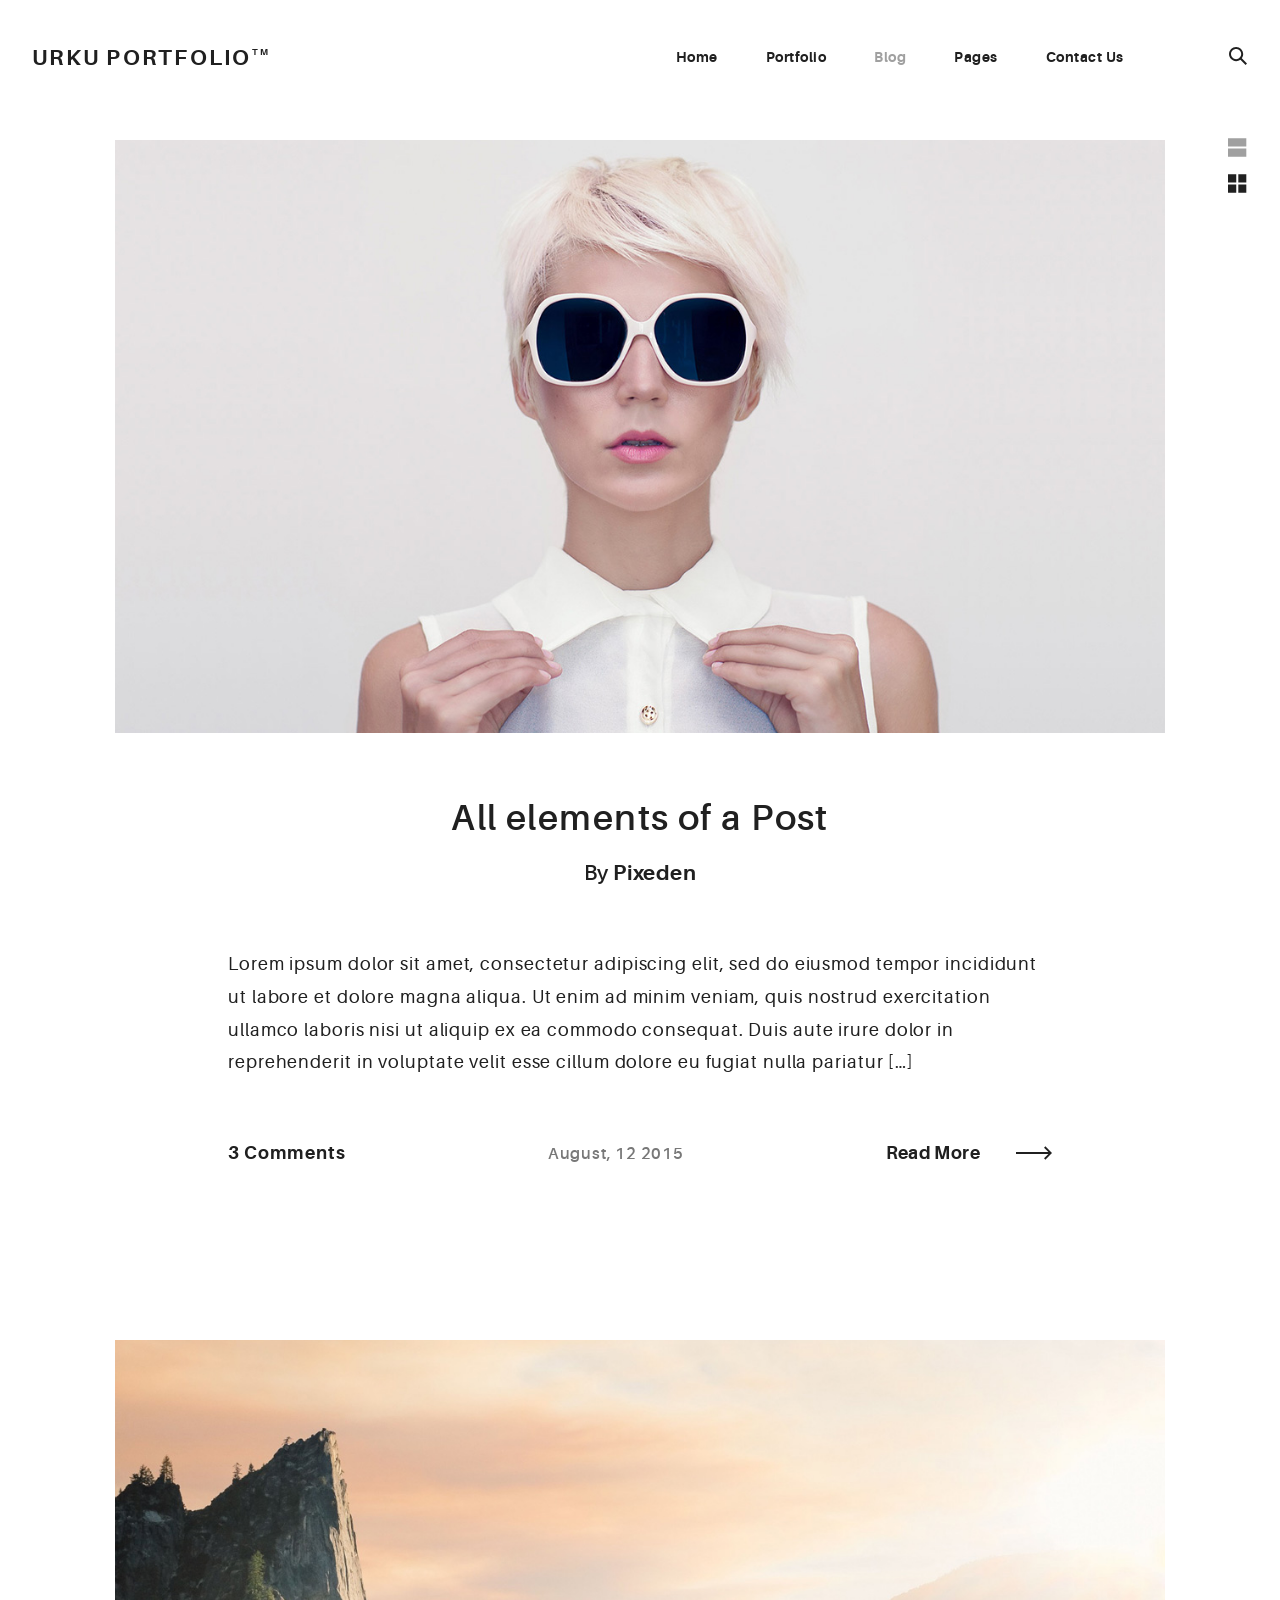
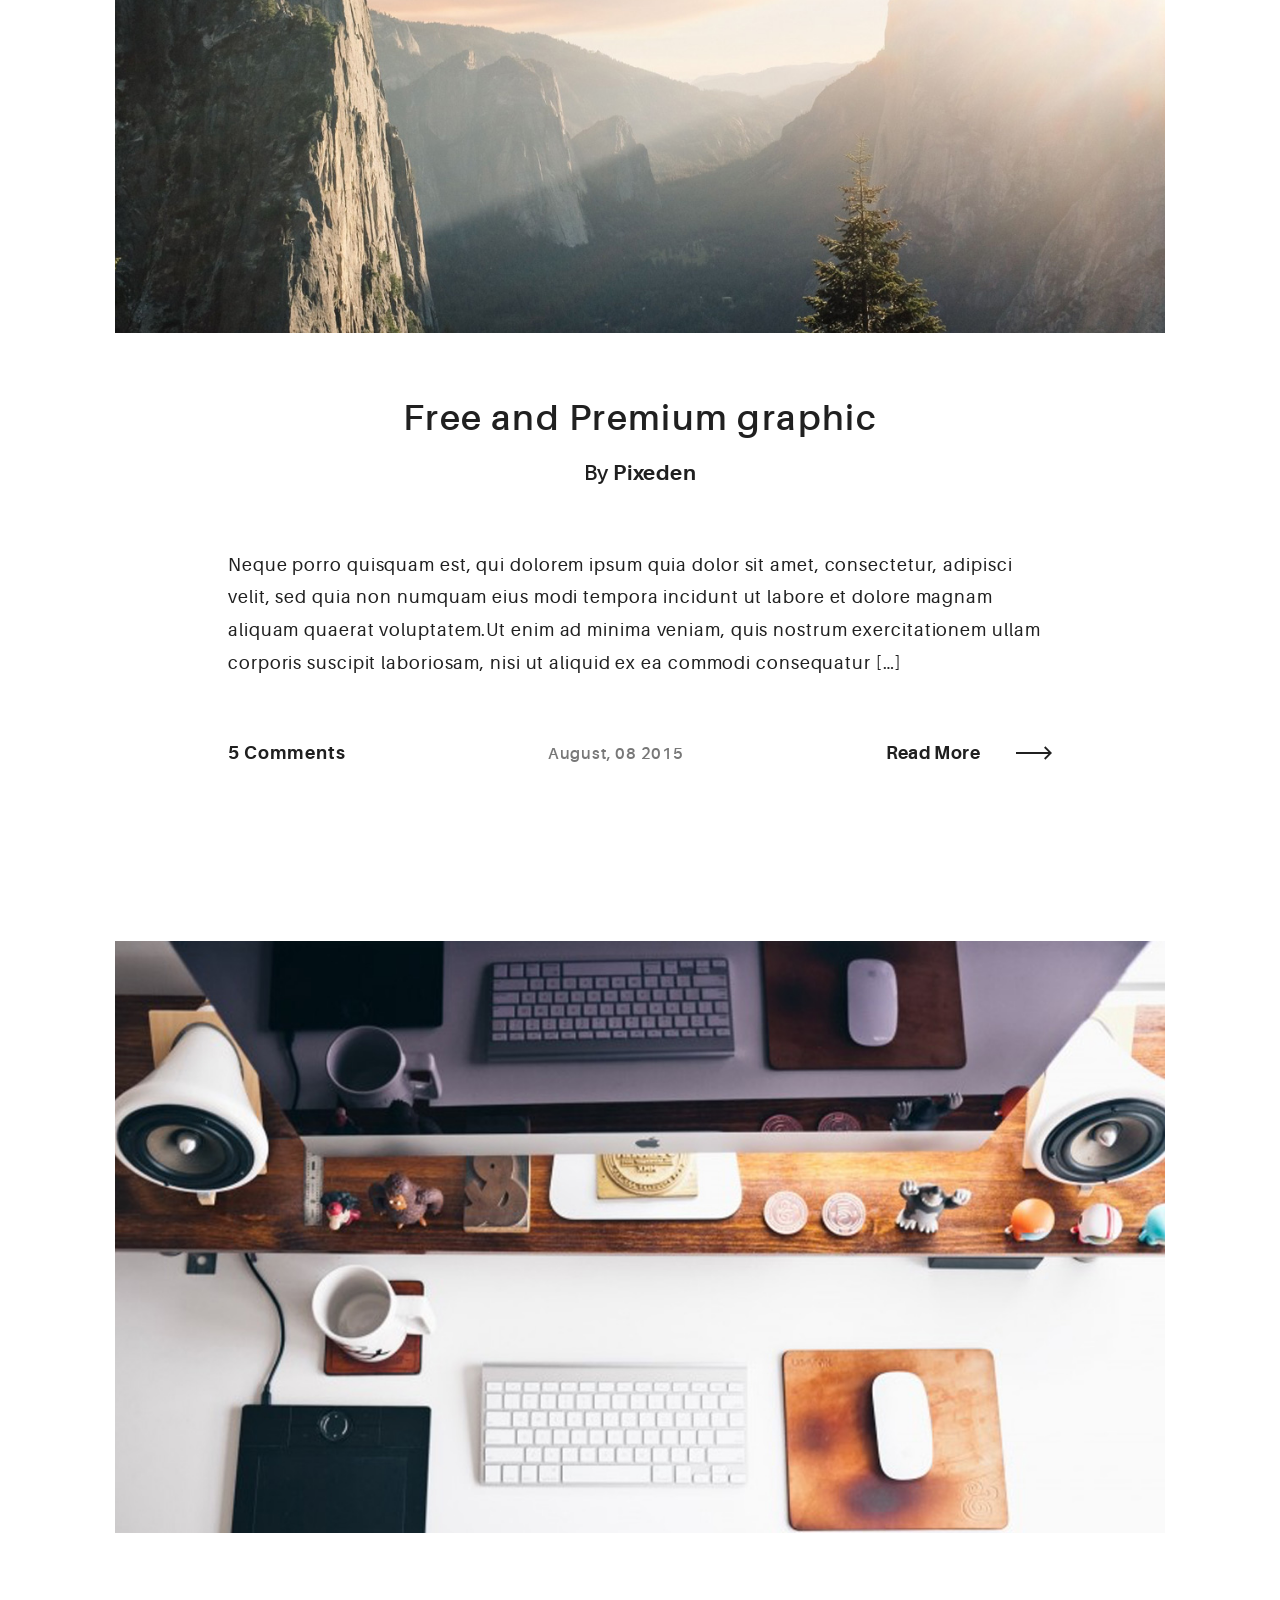
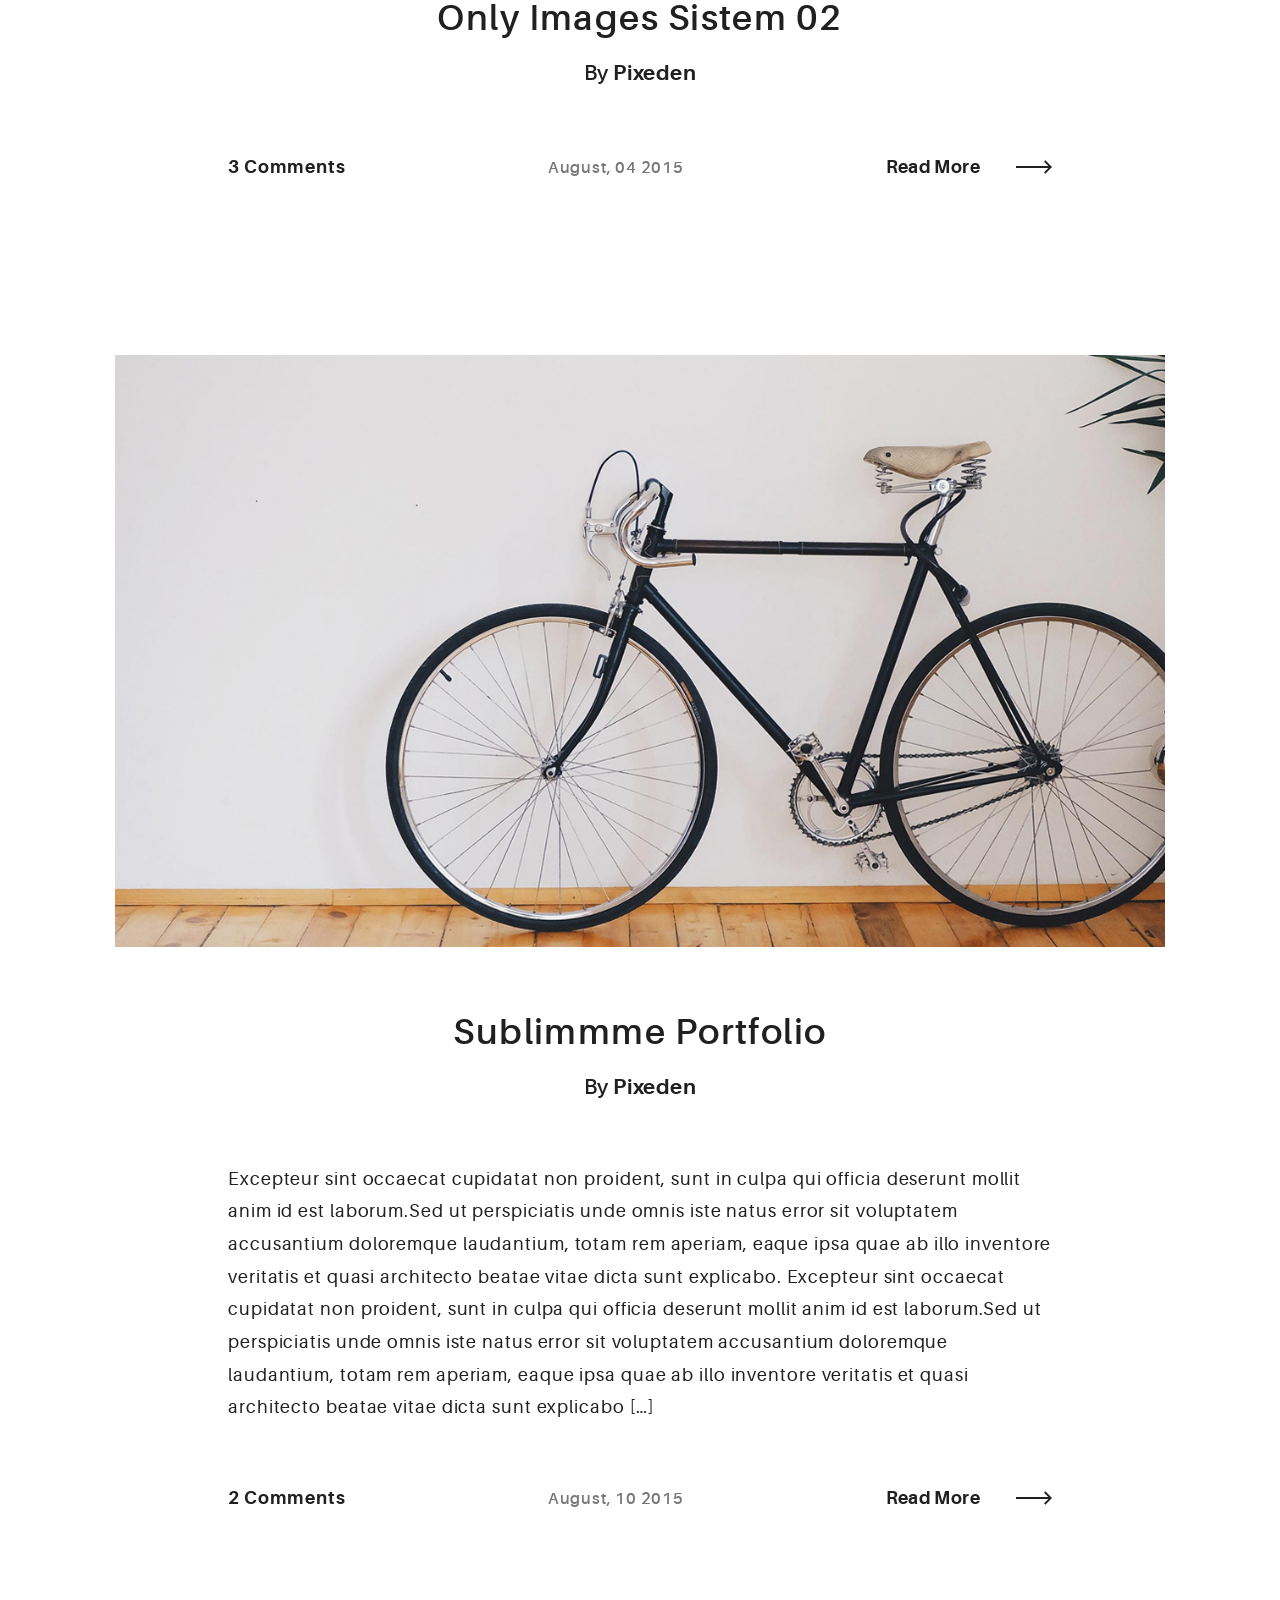
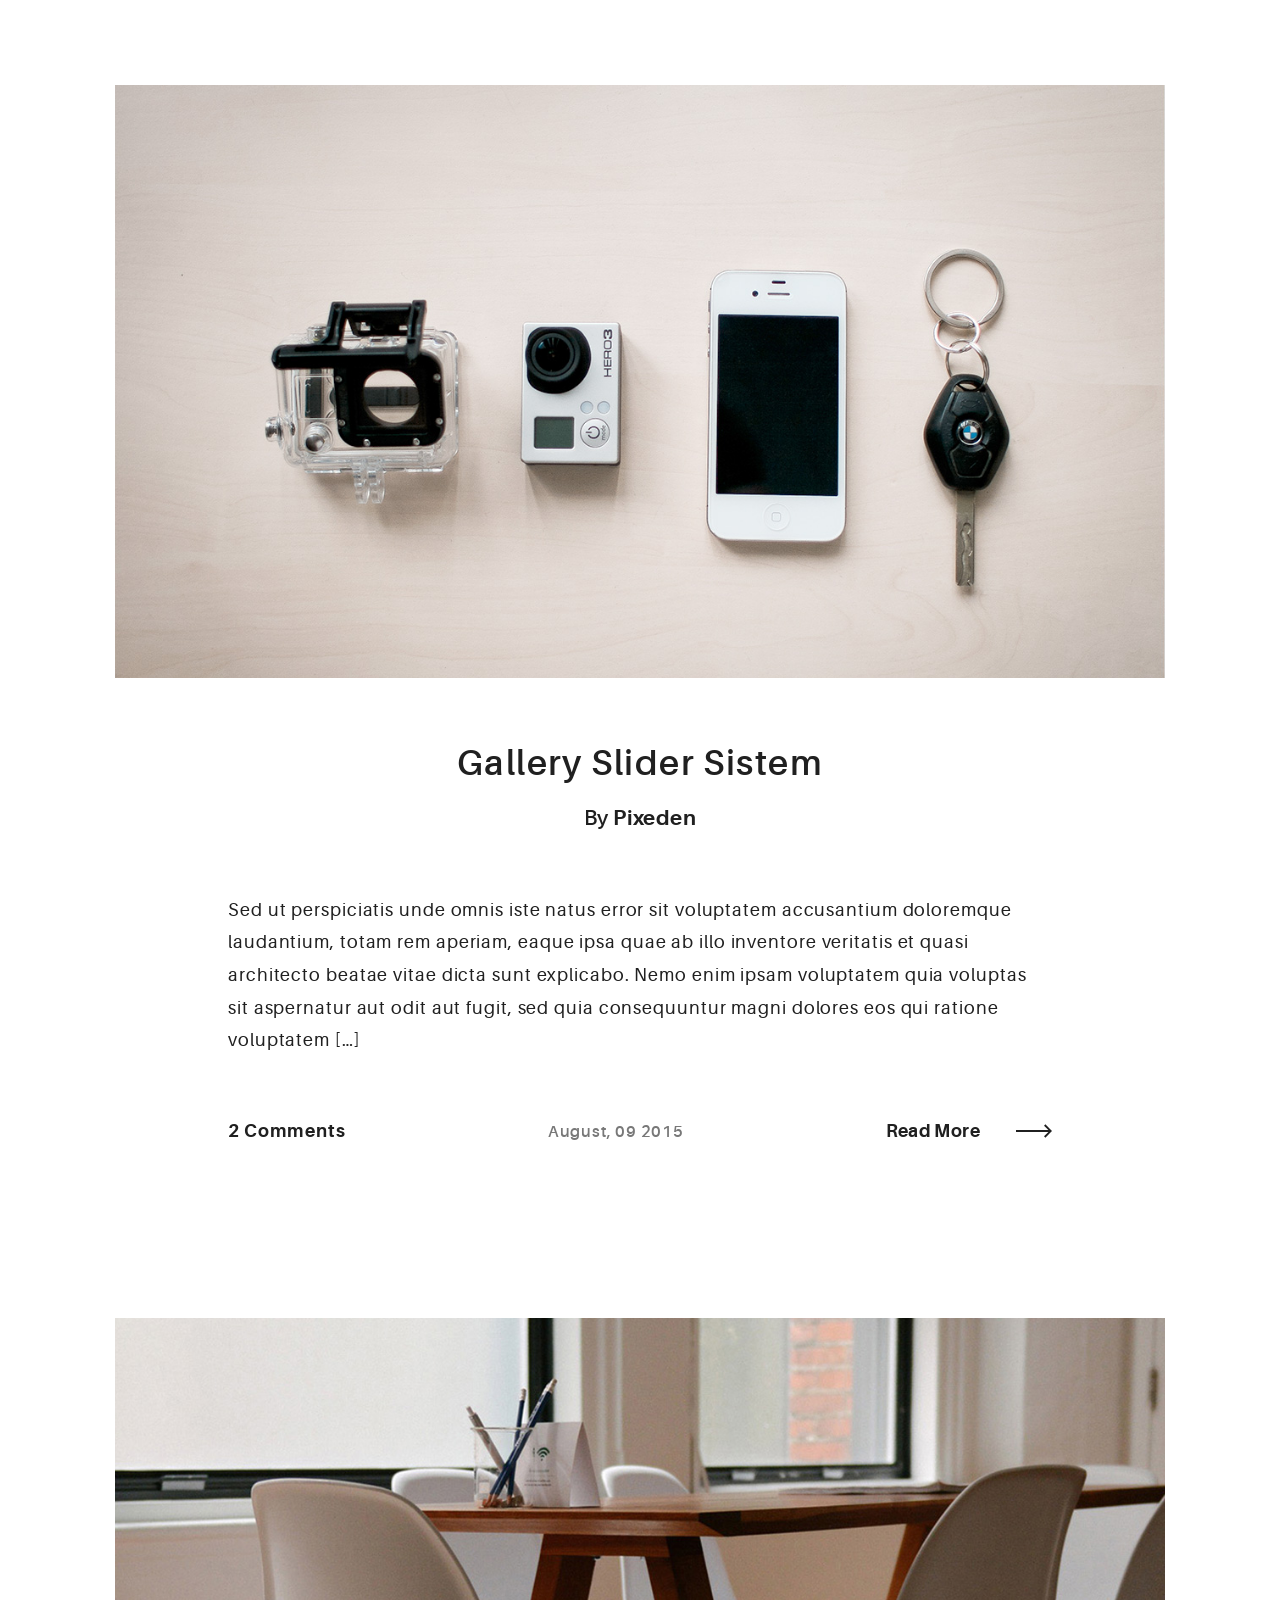
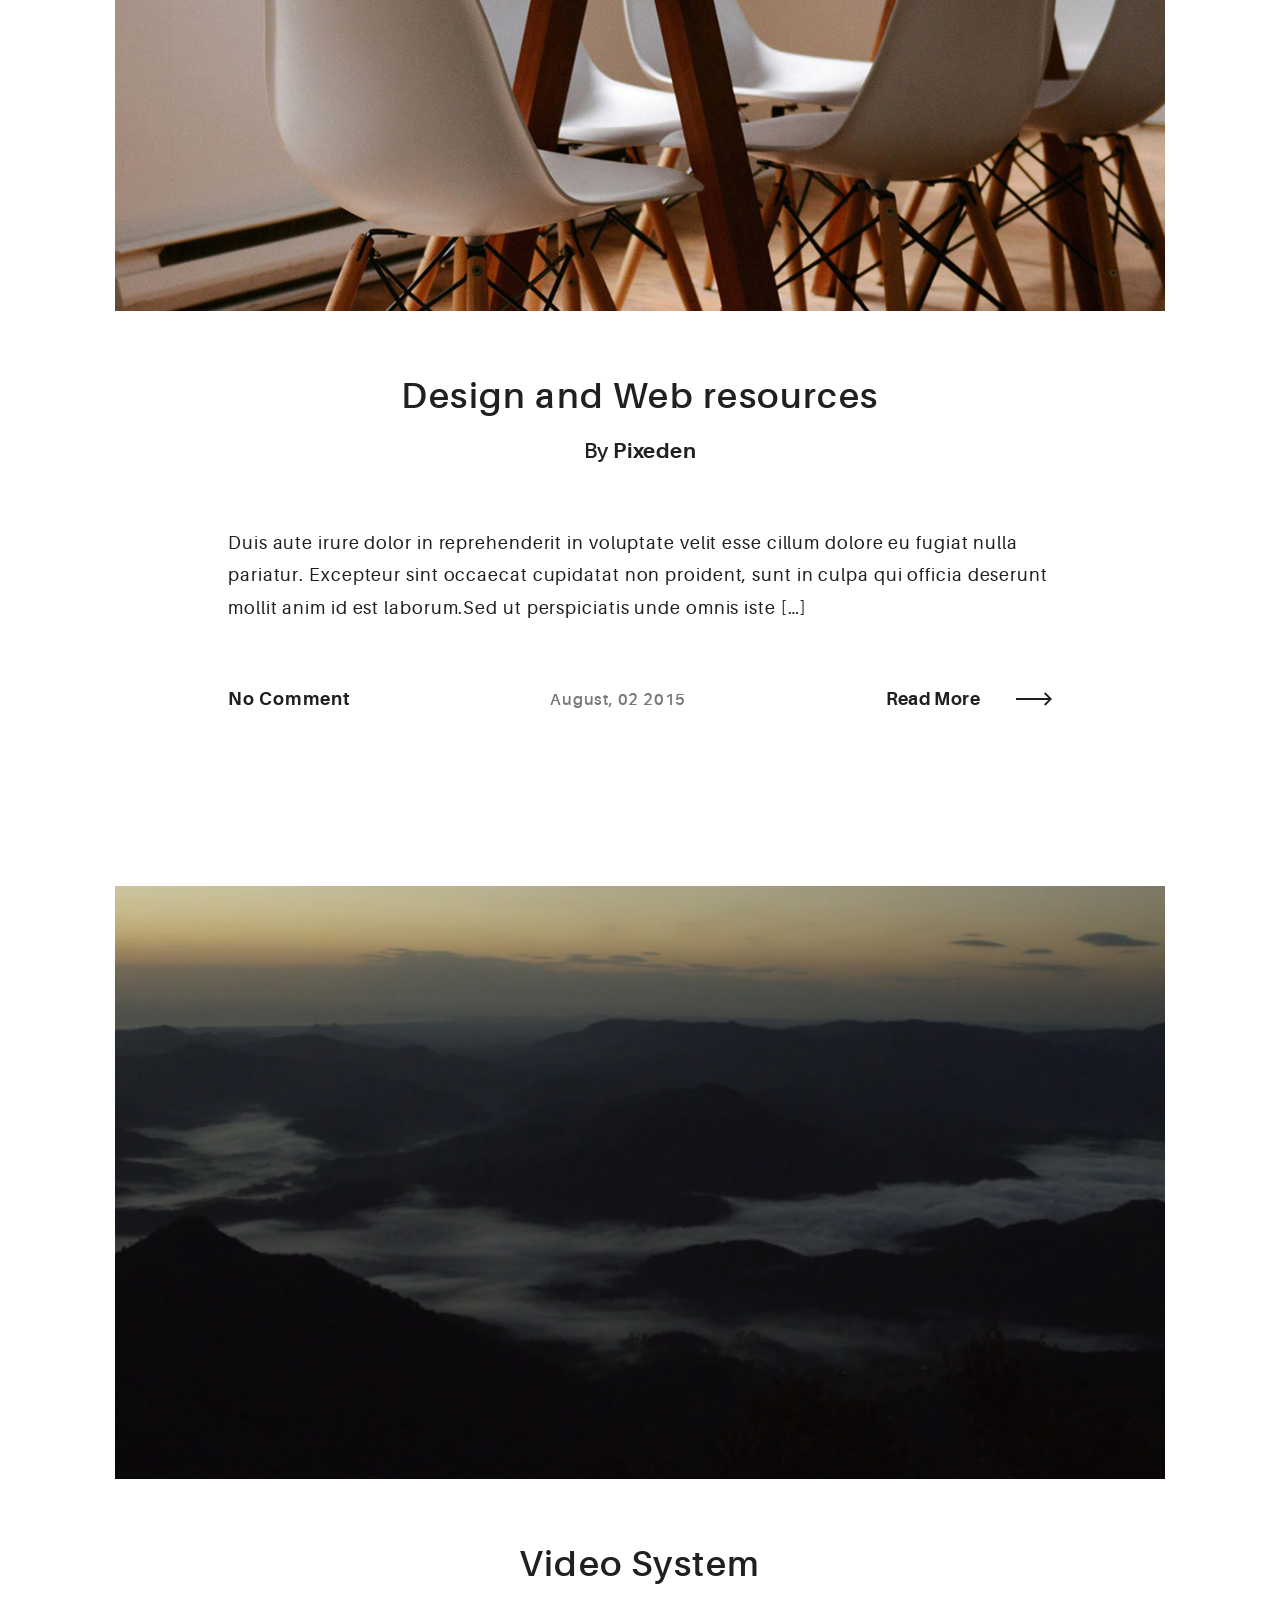
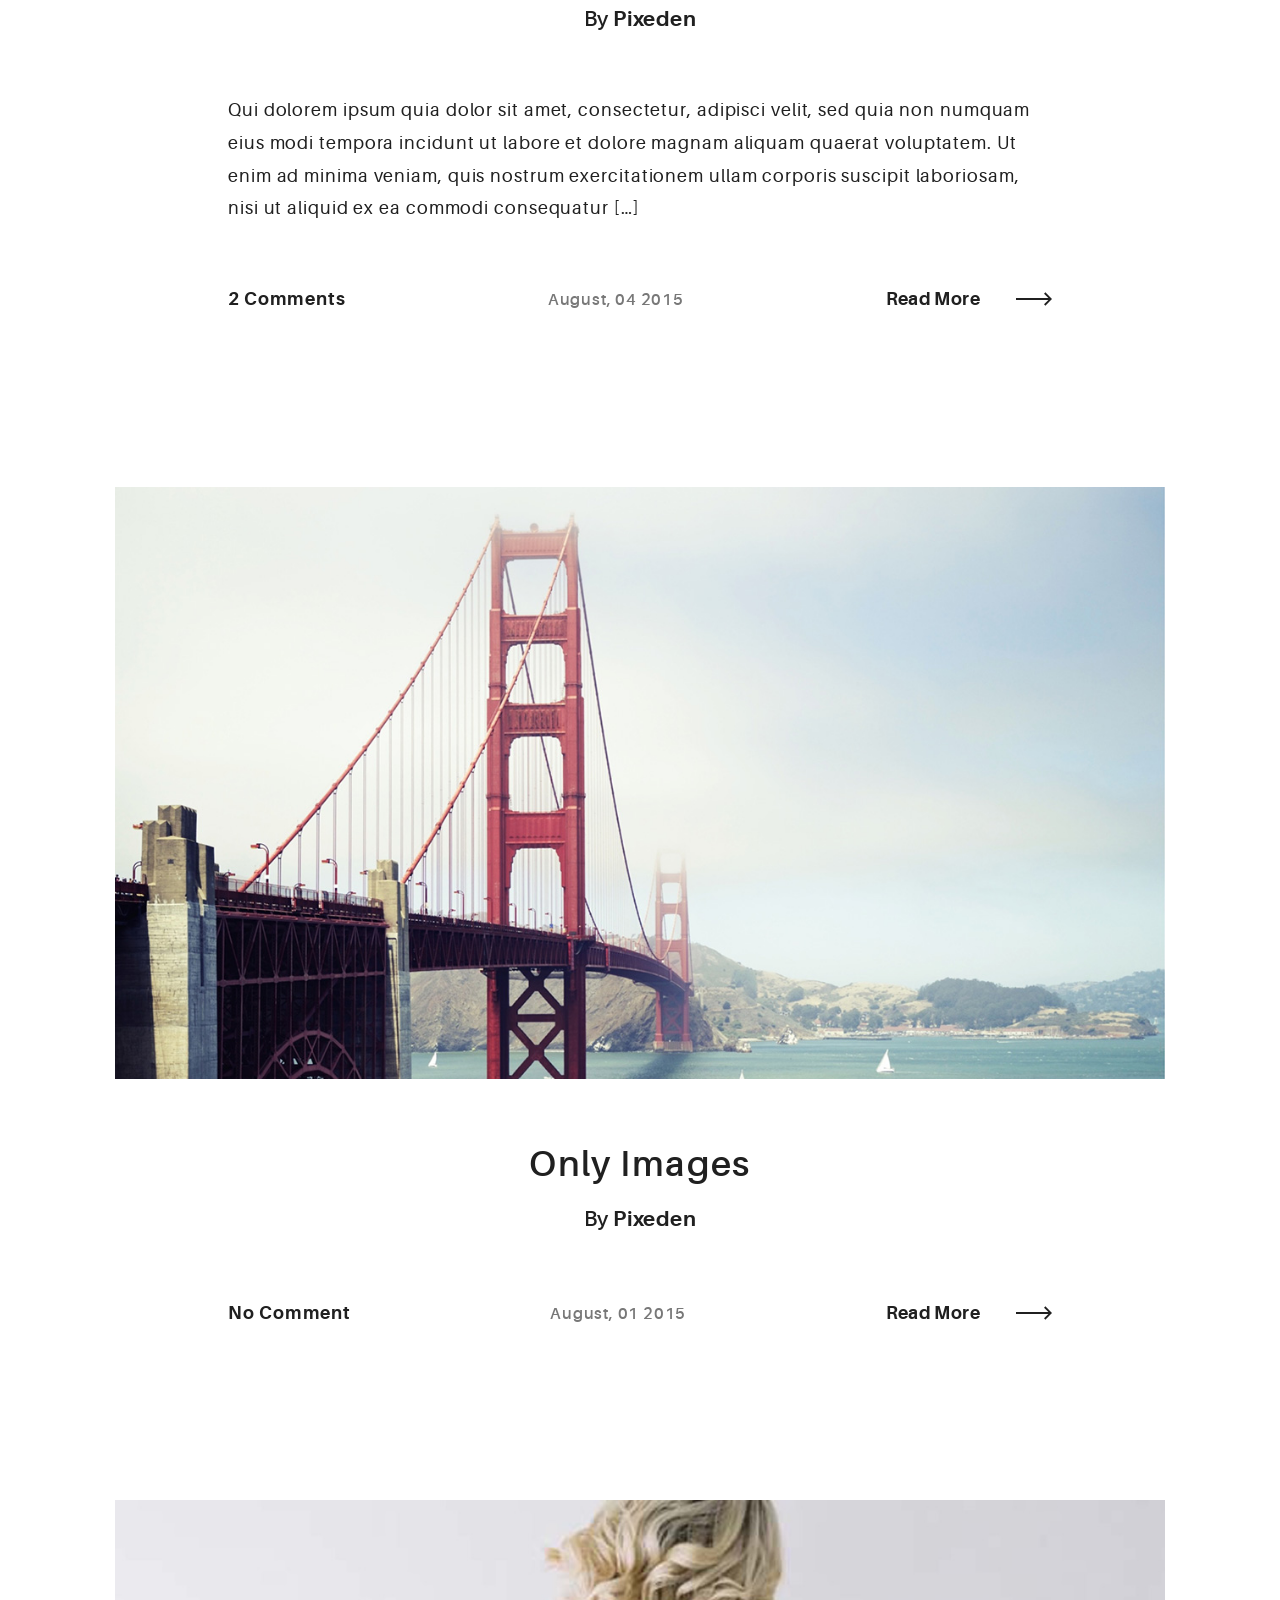
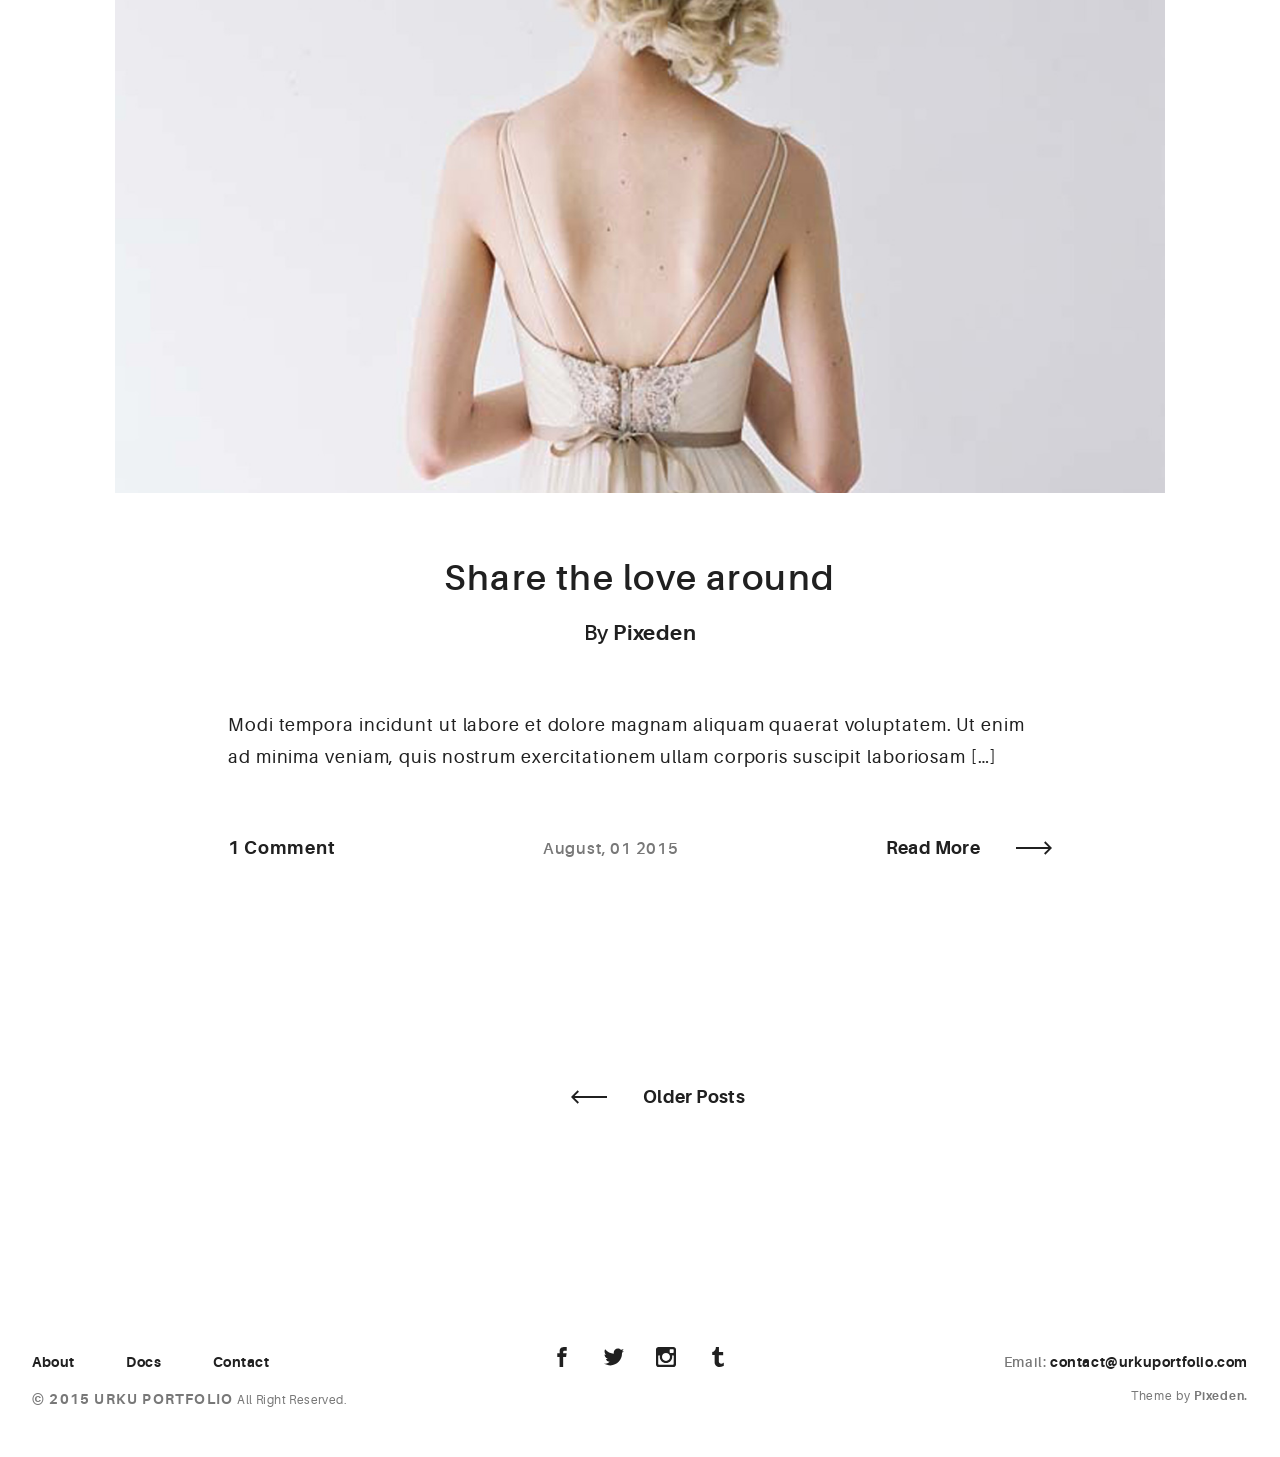
<file: Curso AngularJS/Templates/URKU-Portfolio-Template-HTML5-PIXEDEN-v.1.0.5/URKU-Portfolio-Template-HTML5-PIXEDEN-v.1.0.5/HTML/blog.html>
<!DOCTYPE html>
<html>
  <head>
    <meta name="viewport" content="width=device-width, initial-scale=1.0">
    <meta charset="UTF-8">
    <title>Urku Portfolio :: Pixeden</title>
    <link rel="icon" type="image/svg+xml" href="assets/img/urku-ico.svg">
    <link rel="stylesheet" href="assets/css/aurora-pack.min.css">
    <link rel="stylesheet" href="assets/css/aurora-theme-base.min.css">
    <link rel="stylesheet" href="assets/css/urku.css">
  </head>
  <body class="top-fixed">
    <header class="ae-container-fluid ae-container-fluid--full rk-header ">
      <input type="checkbox" id="mobile-menu" class="rk-mobile-menu">
      <label for="mobile-menu">
        <svg>
          <use xlink:href="assets/img/symbols.svg#bar"></use>
        </svg>
        <svg>
          <use xlink:href="assets/img/symbols.svg#bar"></use>
        </svg>
        <svg>
          <use xlink:href="assets/img/symbols.svg#bar"></use>
        </svg>
      </label>
      <div class="ae-container-fluid rk-topbar">
        <h1 class="rk-logo"><a href="index.html">urku portfolio<sup>tm</sup></a></h1>
        <nav class="rk-navigation">
          <ul class="rk-menu">
            <li class="rk-menu__item"><a href="index.html" class="rk-menu__link">Home</a>
            </li>
            <li class="rk-menu__item"><a href="portfolio.html" class="rk-menu__link">Portfolio</a>
              <nav class="rk-menu__sub">
                <ul class="rk-container">
                  <li class="rk-menu__item"><a href="portfolio.html" class="rk-menu__link">Flex</a></li>
                  <li class="rk-menu__item"><a href="portfolio-alt.html" class="rk-menu__link">Switch</a></li>
                  <li class="rk-menu__item"><a href="portfolio-raw.html" class="rk-menu__link">Static</a></li>
                  <li class="rk-menu__item"><a href="portfolio-masonry.html" class="rk-menu__link">Masonry</a></li>
                </ul>
              </nav>
            </li>
            <li class="active rk-menu__item"><a href="blog.html" class="rk-menu__link">Blog</a>
            </li>
            <li class="rk-menu__item"><a href="#0" class="rk-menu__link">Pages</a>
              <nav class="rk-menu__sub">
                <ul class="rk-container">
                  <li class="rk-menu__item"><a href="about.html" class="rk-menu__link">About</a></li>
                  <li class="rk-menu__item"><a href="documentation.html" class="rk-menu__link">Documentation</a></li>
                  <li class="rk-menu__item"><a href="design-styles.html" class="rk-menu__link">Design Styles</a></li>
                </ul>
              </nav>
            </li>
            <li class="rk-menu__item"><a href="contact.html" class="rk-menu__link">Contact Us</a>
            </li>
          </ul>
          <form class="rk-search">
            <input type="text" placeholder="Search" id="urku-search" class="rk-search-field">
            <label for="urku-search">
              <svg>
                <use xlink:href="assets/img/symbols.svg#icon-search"></use>
              </svg>
            </label>
          </form>
        </nav>
      </div>
    </header>
    <section class="ae-container-fluid rk-main">
      <input type="radio" name="layout-ctrl" checked id="layout-base" class="layout-ctrl-input">
      <div class="ae-container-fluid rk-layout-ctrl-cont">
        <label for="layout-base" class="rk-layout-ctrl">
          <svg>
            <use xlink:href="assets/img/symbols.svg#icon-view-full"></use>
          </svg>
        </label>
      </div>
      <input type="radio" name="layout-ctrl" id="layout-grid" class="layout-ctrl-input">
      <div class="ae-container-fluid rk-layout-ctrl-cont">
        <label for="layout-grid" class="rk-layout-ctrl">
          <svg>
            <use xlink:href="assets/img/symbols.svg#icon-view-alt"></use>
          </svg>
        </label>
      </div>
      <div class="rk-layout-ctrl-mobile  layout-blog">
        <svg viewBox="0 0 9 9" class="layout-mob-1">
          <rect width="100%" height="100%" fill="currentColor"></rect>
        </svg>
        <svg viewBox="0 0 9 9" class="layout-mob-2">
          <rect width="100%" height="100%" fill="currentColor"></rect>
        </svg>
        <svg viewBox="0 0 9 9" class="layout-mob-3">
          <rect width="100%" height="100%" fill="currentColor"></rect>
        </svg>
        <svg viewBox="0 0 9 9" class="layout-mob-4">
          <rect width="100%" height="100%" fill="currentColor"></rect>
        </svg>
      </div>
      <section class="ae-container-fluid ae-container-fluid--inner rk-blog">
        <div class="rk-blog__items">
          <div class="rk-blog__item">
            <div class="post-img post-1 rk-landscape-alt rk-tosquare">
              <div class="item-meta">
                <p><a href="blog-post.html" class="arrow-button">Read More<span class="arrow-cont">
                      <svg>
                        <use xlink:href="assets/img/symbols.svg#arrow"></use>
                      </svg></span></a></p>
              </div>
            </div>
            <div class="blog-info">
              <h2 class="blog-info__title"> <a href="blog-post.html">All elements of a Post</a></h2>
              <h5 class="blog-info__author">By <a href="blog-post.html" class="ae-u-bolder">Pixeden</a></h5>
              <p class="blog-info__excerpt">Lorem ipsum dolor sit amet, consectetur adipiscing elit, sed do eiusmod tempor incididunt ut labore et dolore magna aliqua. Ut enim ad minim veniam, quis nostrud exercitation ullamco laboris nisi ut aliquip ex ea commodo consequat. Duis aute irure dolor <span>in reprehenderit in voluptate velit esse cillum dolore eu fugiat nulla pariatur</span></p>
            </div>
            <div class="blog-meta"><a href="blog-post.html" class="ae-u-bolder blog-meta__comments">3 Comments</a><span class="ae-kappa ae-u-bold blog-meta__date">August, 12 2015</span><a href="#0" class="arrow-button blog-meta__read-more">Read More<span class="arrow-cont">
                  <svg>
                    <use xlink:href="assets/img/symbols.svg#arrow"></use>
                  </svg></span></a></div>
          </div>
          <div class="rk-blog__item">
            <div class="post-img post-5 rk-landscape-alt rk-toportrait">
              <div class="item-meta">
                <p><a href="blog-post.html" class="arrow-button">Read More<span class="arrow-cont">
                      <svg>
                        <use xlink:href="assets/img/symbols.svg#arrow"></use>
                      </svg></span></a></p>
              </div>
            </div>
            <div class="blog-info">
              <h2 class="blog-info__title"> <a href="blog-post.html"> Free and Premium graphic</a></h2>
              <h5 class="blog-info__author">By <a href="blog-post.html" class="ae-u-bolder">Pixeden</a></h5>
              <p class="blog-info__excerpt">Neque porro quisquam est, qui dolorem ipsum quia dolor sit amet, consectetur, adipisci velit, sed quia non numquam eius modi tempora incidunt ut labore et dolore magnam aliquam quaerat voluptatem.Ut enim ad minima veniam, quis nostrum exercitationem ullam corporis suscipit <span>laboriosam, nisi ut aliquid ex ea commodi consequatur</span></p>
            </div>
            <div class="blog-meta"><a href="blog-post.html" class="ae-u-bolder blog-meta__comments">5 Comments</a><span class="ae-kappa ae-u-bold blog-meta__date">August, 08 2015</span><a href="#0" class="arrow-button blog-meta__read-more">Read More<span class="arrow-cont">
                  <svg>
                    <use xlink:href="assets/img/symbols.svg#arrow"></use>
                  </svg></span></a></div>
          </div>
          <div class="rk-blog__item">
            <div class="post-img post-7 rk-landscape-alt rk-tosquare">
              <div class="item-meta">
                <p><a href="blog-post.html" class="arrow-button">Read More<span class="arrow-cont">
                      <svg>
                        <use xlink:href="assets/img/symbols.svg#arrow"></use>
                      </svg></span></a></p>
              </div>
            </div>
            <div class="blog-info">
              <h2 class="blog-info__title"> <a href="blog-post.html">Only Images Sistem 02</a></h2>
              <h5 class="blog-info__author">By <a href="blog-post.html" class="ae-u-bolder">Pixeden</a></h5>
              <p class="blog-info__excerpt"></p>
            </div>
            <div class="blog-meta"><a href="blog-post.html" class="ae-u-bolder blog-meta__comments">3 Comments</a><span class="ae-kappa ae-u-bold blog-meta__date">August, 04 2015</span><a href="#0" class="arrow-button blog-meta__read-more">Read More<span class="arrow-cont">
                  <svg>
                    <use xlink:href="assets/img/symbols.svg#arrow"></use>
                  </svg></span></a></div>
          </div>
          <div class="rk-blog__item">
            <div class="post-img post-6 rk-landscape-alt rk-toportrait">
              <div class="item-meta">
                <p><a href="blog-post.html" class="arrow-button">Read More<span class="arrow-cont">
                      <svg>
                        <use xlink:href="assets/img/symbols.svg#arrow"></use>
                      </svg></span></a></p>
              </div>
            </div>
            <div class="blog-info">
              <h2 class="blog-info__title"> <a href="blog-post.html">Sublimmme Portfolio</a></h2>
              <h5 class="blog-info__author">By <a href="blog-post.html" class="ae-u-bolder">Pixeden</a></h5>
              <p class="blog-info__excerpt">Excepteur sint occaecat cupidatat non proident, sunt in culpa qui officia deserunt mollit anim id est laborum.Sed ut perspiciatis unde omnis iste natus error sit voluptatem accusantium doloremque laudantium, totam rem aperiam, eaque ipsa quae ab illo inventore veritatis et <span>quasi architecto beatae vitae dicta sunt explicabo. Excepteur sint occaecat cupidatat non proident, sunt in culpa qui officia deserunt mollit anim id est laborum.Sed ut perspiciatis unde omnis iste natus error sit voluptatem accusantium doloremque laudantium, totam rem aperiam, eaque ipsa quae ab illo inventore veritatis et quasi architecto beatae vitae dicta sunt explicabo</span></p>
            </div>
            <div class="blog-meta"><a href="blog-post.html" class="ae-u-bolder blog-meta__comments">2 Comments</a><span class="ae-kappa ae-u-bold blog-meta__date">August, 10 2015</span><a href="#0" class="arrow-button blog-meta__read-more">Read More<span class="arrow-cont">
                  <svg>
                    <use xlink:href="assets/img/symbols.svg#arrow"></use>
                  </svg></span></a></div>
          </div>
          <div class="rk-blog__item">
            <div class="post-img post-2 rk-landscape-alt rk-tosquare">
              <div class="item-meta">
                <p><a href="blog-post.html" class="arrow-button">Read More<span class="arrow-cont">
                      <svg>
                        <use xlink:href="assets/img/symbols.svg#arrow"></use>
                      </svg></span></a></p>
              </div>
            </div>
            <div class="blog-info">
              <h2 class="blog-info__title"> <a href="blog-post.html">Gallery Slider Sistem</a></h2>
              <h5 class="blog-info__author">By <a href="blog-post.html" class="ae-u-bolder">Pixeden</a></h5>
              <p class="blog-info__excerpt">Sed ut perspiciatis unde omnis iste natus error sit voluptatem accusantium doloremque laudantium, totam rem aperiam, eaque ipsa quae ab illo inventore veritatis et quasi architecto beatae vitae dicta sunt explicabo. Nemo enim ipsam voluptatem quia voluptas sit aspernatur aut <span>odit aut fugit, sed quia consequuntur magni dolores eos qui ratione voluptatem</span></p>
            </div>
            <div class="blog-meta"><a href="blog-post.html" class="ae-u-bolder blog-meta__comments">2 Comments</a><span class="ae-kappa ae-u-bold blog-meta__date">August, 09 2015</span><a href="#0" class="arrow-button blog-meta__read-more">Read More<span class="arrow-cont">
                  <svg>
                    <use xlink:href="assets/img/symbols.svg#arrow"></use>
                  </svg></span></a></div>
          </div>
          <div class="rk-blog__item">
            <div class="post-img post-8 rk-landscape-alt rk-tosquare">
              <div class="item-meta">
                <p><a href="blog-post.html" class="arrow-button">Read More<span class="arrow-cont">
                      <svg>
                        <use xlink:href="assets/img/symbols.svg#arrow"></use>
                      </svg></span></a></p>
              </div>
            </div>
            <div class="blog-info">
              <h2 class="blog-info__title"> <a href="blog-post.html">Design and Web resources</a></h2>
              <h5 class="blog-info__author">By <a href="blog-post.html" class="ae-u-bolder">Pixeden</a></h5>
              <p class="blog-info__excerpt">Duis aute irure dolor in reprehenderit in voluptate velit esse cillum dolore eu fugiat nulla pariatur. Excepteur sint occaecat cupidatat non proident, sunt in culpa qui officia deserunt mollit anim id est laborum.Sed ut perspiciatis unde omnis iste</p>
            </div>
            <div class="blog-meta"><a href="blog-post.html" class="ae-u-bolder blog-meta__comments">No Comment</a><span class="ae-kappa ae-u-bold blog-meta__date">August, 02 2015</span><a href="#0" class="arrow-button blog-meta__read-more">Read More<span class="arrow-cont">
                  <svg>
                    <use xlink:href="assets/img/symbols.svg#arrow"></use>
                  </svg></span></a></div>
          </div>
          <div class="rk-blog__item">
            <div class="post-img post-3 rk-landscape-alt rk-tosquare">
              <div class="item-meta">
                <p><a href="blog-post.html" class="arrow-button">Read More<span class="arrow-cont">
                      <svg>
                        <use xlink:href="assets/img/symbols.svg#arrow"></use>
                      </svg></span></a></p>
              </div>
            </div>
            <div class="blog-info">
              <h2 class="blog-info__title"> <a href="blog-post.html">Video System</a></h2>
              <h5 class="blog-info__author">By <a href="blog-post.html" class="ae-u-bolder">Pixeden</a></h5>
              <p class="blog-info__excerpt">Qui dolorem ipsum quia dolor sit amet, consectetur, adipisci velit, sed quia non numquam eius modi tempora incidunt ut labore et dolore magnam aliquam quaerat voluptatem. Ut enim ad minima veniam, quis nostrum exercitationem ullam corporis suscipit laboriosam, nisi ut <span>aliquid ex ea commodi consequatur</span></p>
            </div>
            <div class="blog-meta"><a href="blog-post.html" class="ae-u-bolder blog-meta__comments">2 Comments</a><span class="ae-kappa ae-u-bold blog-meta__date">August, 04 2015</span><a href="#0" class="arrow-button blog-meta__read-more">Read More<span class="arrow-cont">
                  <svg>
                    <use xlink:href="assets/img/symbols.svg#arrow"></use>
                  </svg></span></a></div>
          </div>
          <div class="rk-blog__item">
            <div class="post-img post-4 rk-landscape-alt rk-tosquare">
              <div class="item-meta">
                <p><a href="blog-post.html" class="arrow-button">Read More<span class="arrow-cont">
                      <svg>
                        <use xlink:href="assets/img/symbols.svg#arrow"></use>
                      </svg></span></a></p>
              </div>
            </div>
            <div class="blog-info">
              <h2 class="blog-info__title"> <a href="blog-post.html">Only Images</a></h2>
              <h5 class="blog-info__author">By <a href="blog-post.html" class="ae-u-bolder">Pixeden</a></h5>
              <p class="blog-info__excerpt"></p>
            </div>
            <div class="blog-meta"><a href="blog-post.html" class="ae-u-bolder blog-meta__comments">No Comment</a><span class="ae-kappa ae-u-bold blog-meta__date">August, 01 2015</span><a href="#0" class="arrow-button blog-meta__read-more">Read More<span class="arrow-cont">
                  <svg>
                    <use xlink:href="assets/img/symbols.svg#arrow"></use>
                  </svg></span></a></div>
          </div>
          <div class="rk-blog__item">
            <div class="post-img post-9 rk-landscape-alt rk-toportrait">
              <div class="item-meta">
                <p><a href="blog-post.html" class="arrow-button">Read More<span class="arrow-cont">
                      <svg>
                        <use xlink:href="assets/img/symbols.svg#arrow"></use>
                      </svg></span></a></p>
              </div>
            </div>
            <div class="blog-info">
              <h2 class="blog-info__title"> <a href="blog-post.html">Share the love around</a></h2>
              <h5 class="blog-info__author">By <a href="blog-post.html" class="ae-u-bolder">Pixeden</a></h5>
              <p class="blog-info__excerpt">Modi tempora incidunt ut labore et dolore magnam aliquam quaerat voluptatem. Ut enim ad minima veniam, quis nostrum exercitationem ullam corporis suscipit laboriosam</p>
            </div>
            <div class="blog-meta"><a href="blog-post.html" class="ae-u-bolder blog-meta__comments">1 Comment</a><span class="ae-kappa ae-u-bold blog-meta__date">August, 01 2015</span><a href="#0" class="arrow-button blog-meta__read-more">Read More<span class="arrow-cont">
                  <svg>
                    <use xlink:href="assets/img/symbols.svg#arrow"></use>
                  </svg></span></a></div>
          </div>
        </div>
      </section>
      <div class="ae-container-fluid au-pb-4 group-buttons"><a href="#0" class="arrow-button arrow-button--reverse arrow-button--center">Older Posts
          <div class="arrow-cont arrow-cont-rev">
            <svg>
              <use xlink:href="assets/img/symbols.svg#arrow"></use>
            </svg>
          </div></a></div>
    </section>
    <footer class="ae-container-fluid rk-footer ">
      <div class="ae-grid ae-grid--collapse">
        <div class="ae-grid__item item-lg-4 au-xs-ta-center au-lg-ta-left">
          <ul class="rk-menu rk-footer-menu">
            <li class="rk-menu__item"><a href="about.html" class="rk-menu__link">About</a>
            </li>
            <li class="rk-menu__item"><a href="documentation.html" class="rk-menu__link">Docs</a>
            </li>
            <li class="rk-menu__item"><a href="contact.html" class="rk-menu__link">Contact</a>
            </li>
          </ul>
          <p class="rk-footer__text rk-footer__copy "> <span class="ae-u-bold">© </span><span class="ae-u-bolder">2015 URKU PORTFOLIO </span>All Right Reserved.</p>
        </div>
        <div class="ae-grid__item item-lg-4 au-xs-ta-center"><a href="#0" class="rk-social-btn ">
            <svg>
              <use xlink:href="assets/img/symbols.svg#icon-facebook"></use>
            </svg></a><a href="#0" class="rk-social-btn ">
            <svg>
              <use xlink:href="assets/img/symbols.svg#icon-twitter"></use>
            </svg></a><a href="#0" class="rk-social-btn ">
            <svg>
              <use xlink:href="assets/img/symbols.svg#icon-pinterest"></use>
            </svg></a><a href="#0" class="rk-social-btn ">
            <svg>
              <use xlink:href="assets/img/symbols.svg#icon-tumblr"></use>
            </svg></a></div>
        <div class="ae-grid__item item-lg-4 au-xs-ta-center au-lg-ta-right">
          <p class="rk-footer__text rk-footer__contact "> <span class="ae-u-bold">Email: </span><span class="ae-u-bolder"> <a href="#0" class="rk-dark-color ">contact@urkuportfolio.com </a></span></p>
          <p class="rk-footer__text rk-footer__by">Theme by <a href="http://pixeden.com" class="ae-u-bolder">Pixeden.</a></p>
        </div>
      </div>
    </footer>
    <script src="assets/js/svg4everybody.min.js"></script>
    <script>svg4everybody();</script>
  </body>
</html>
</file>
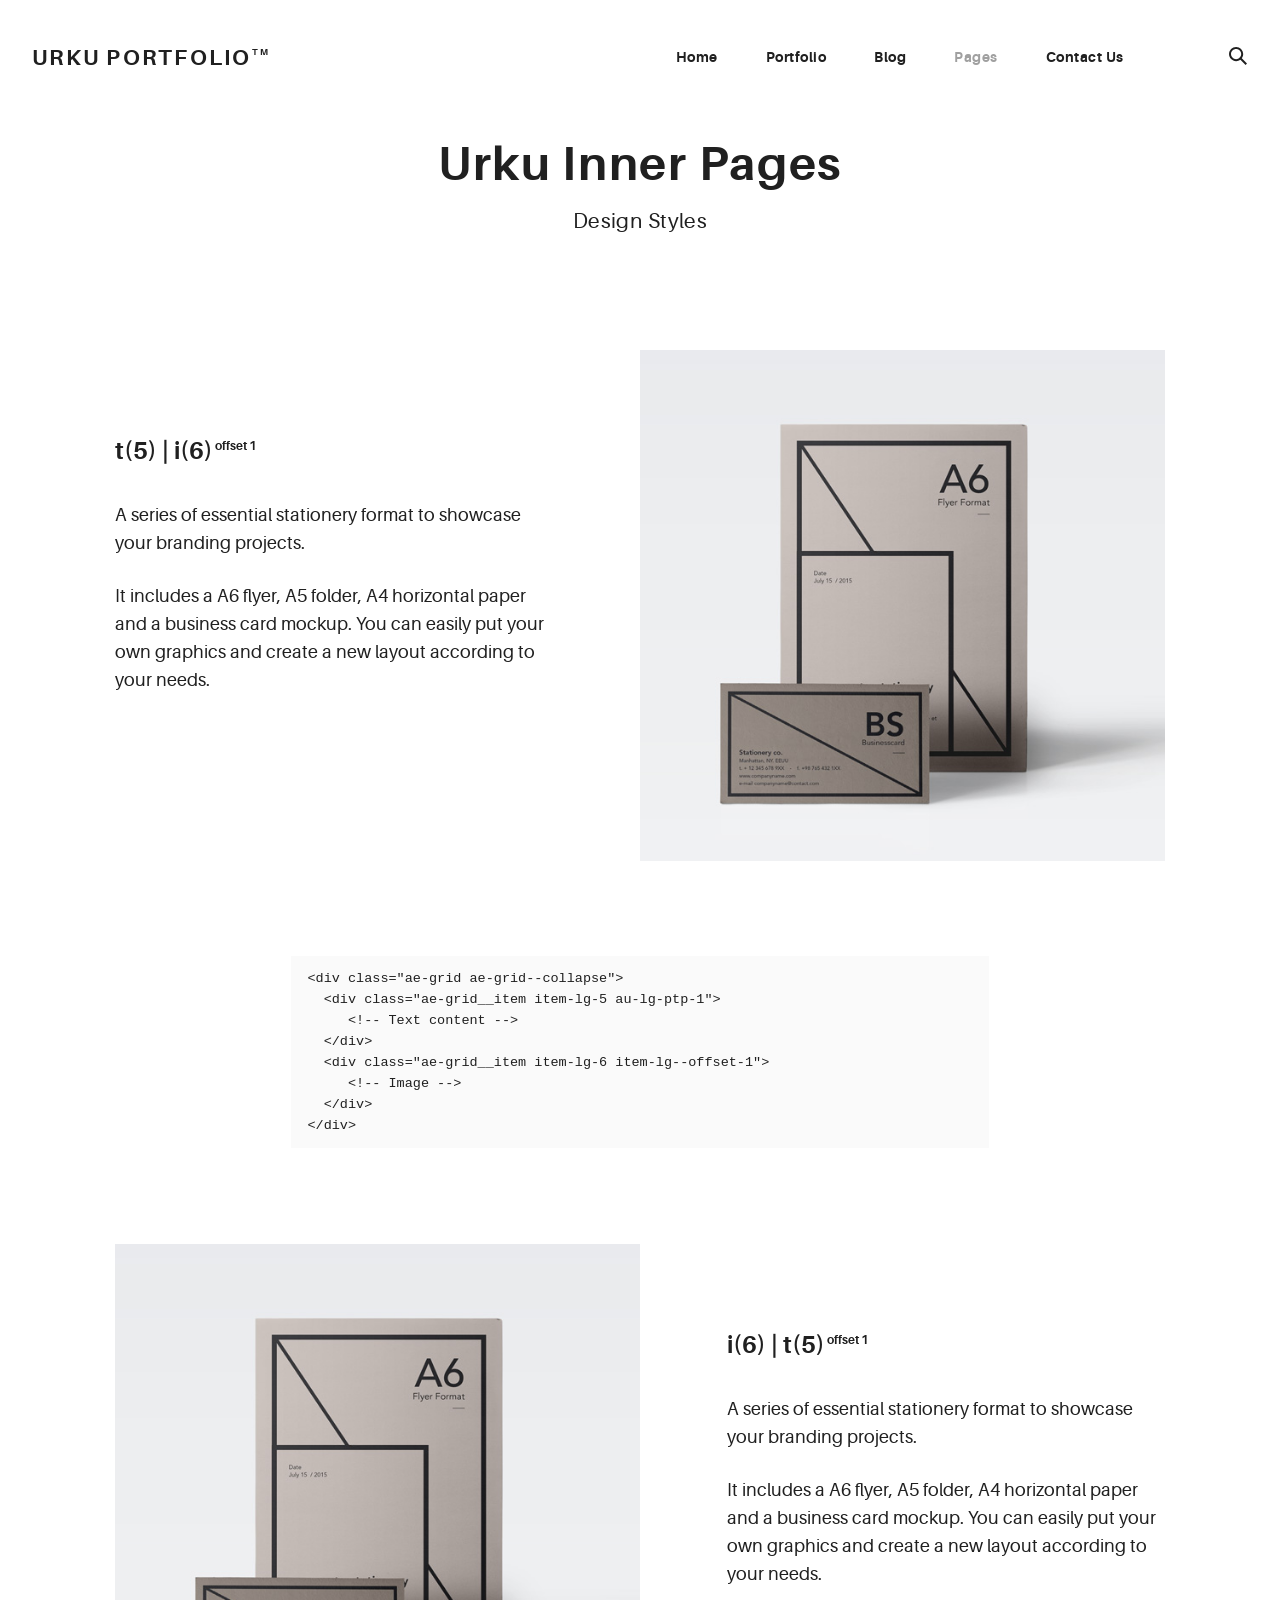
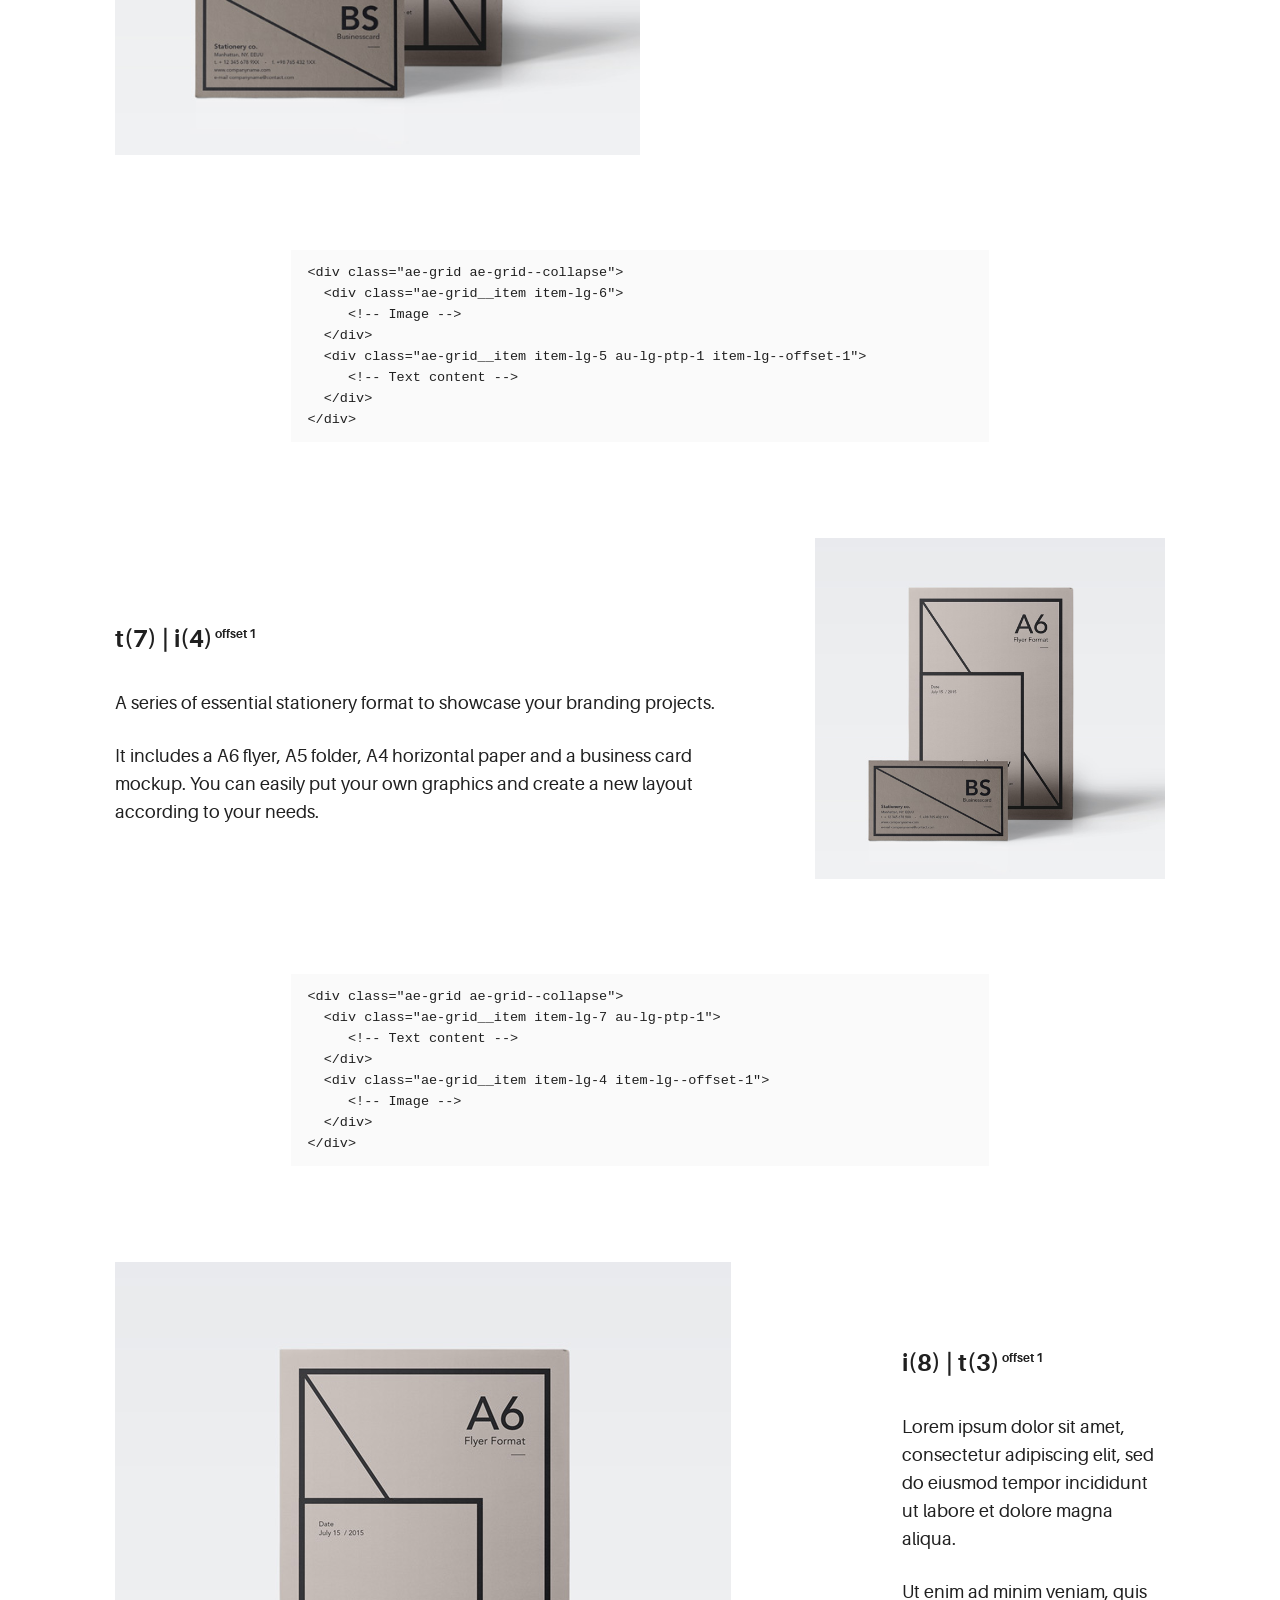
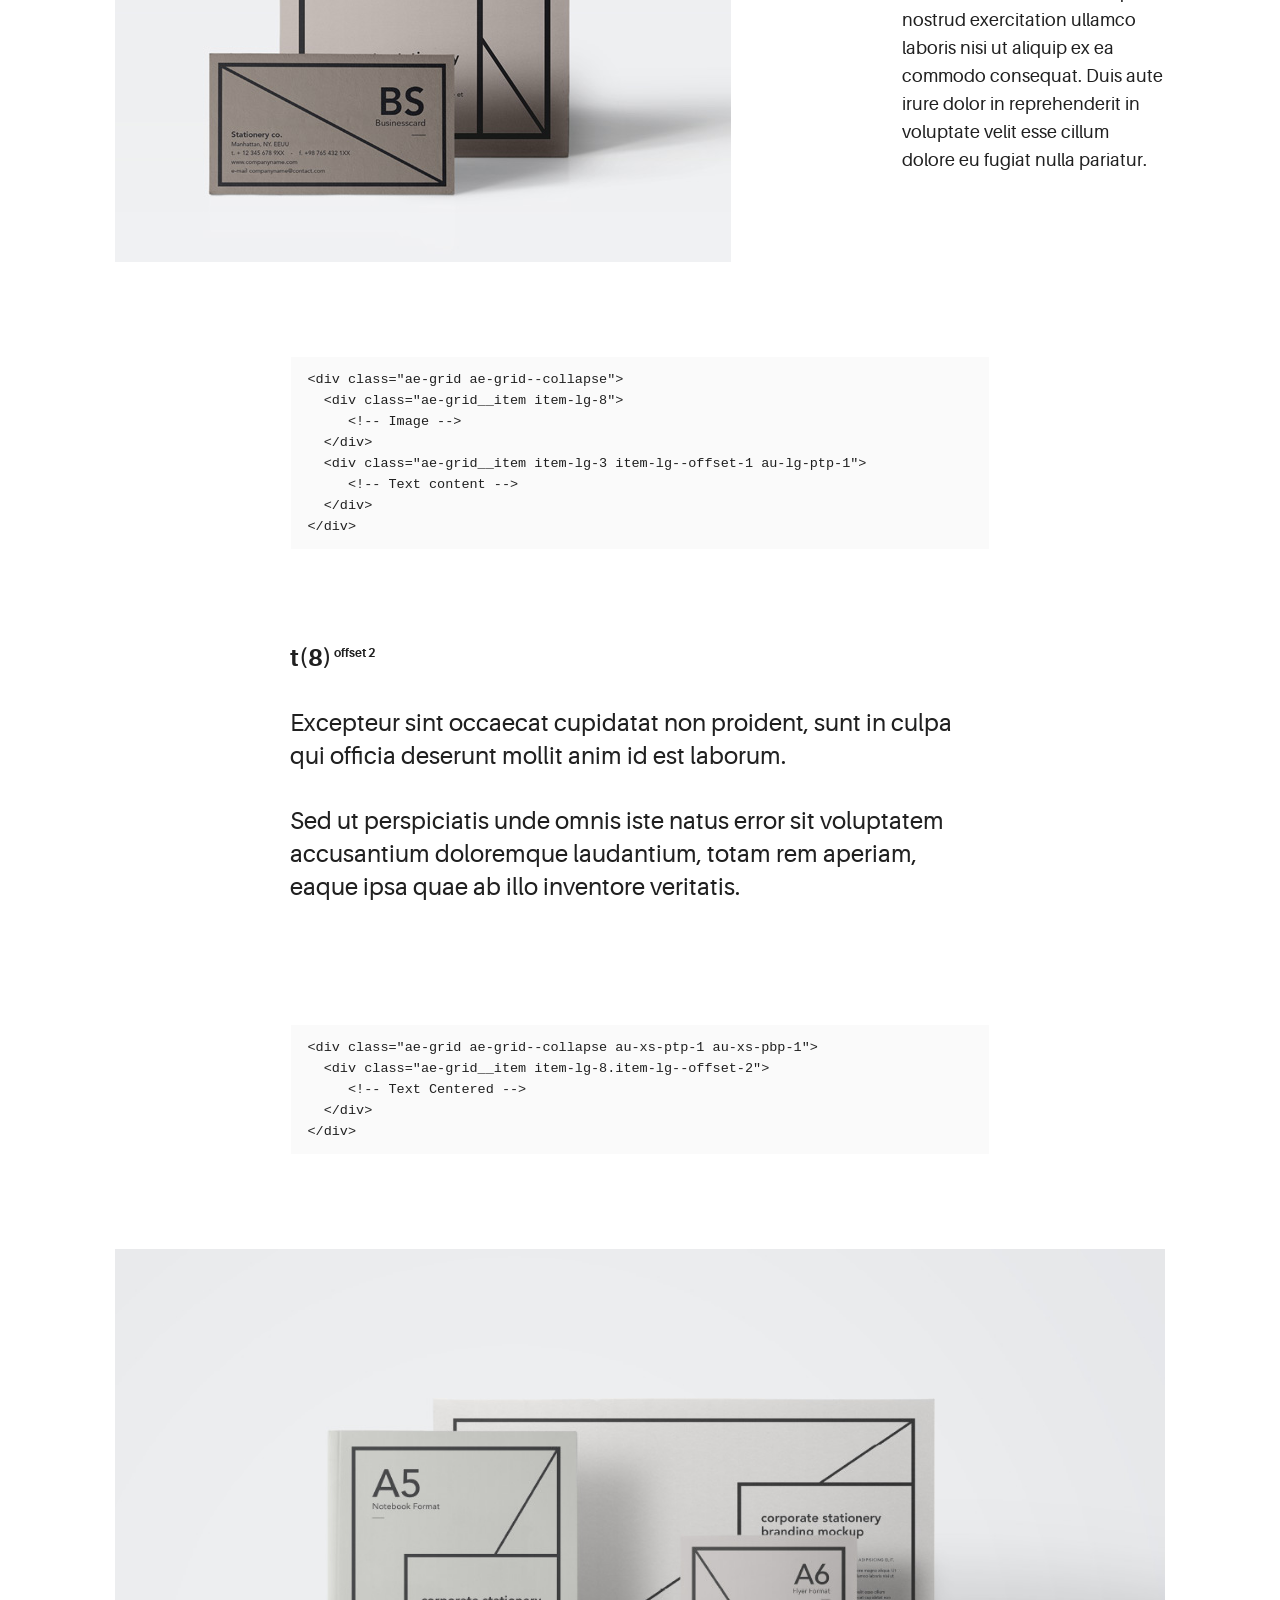
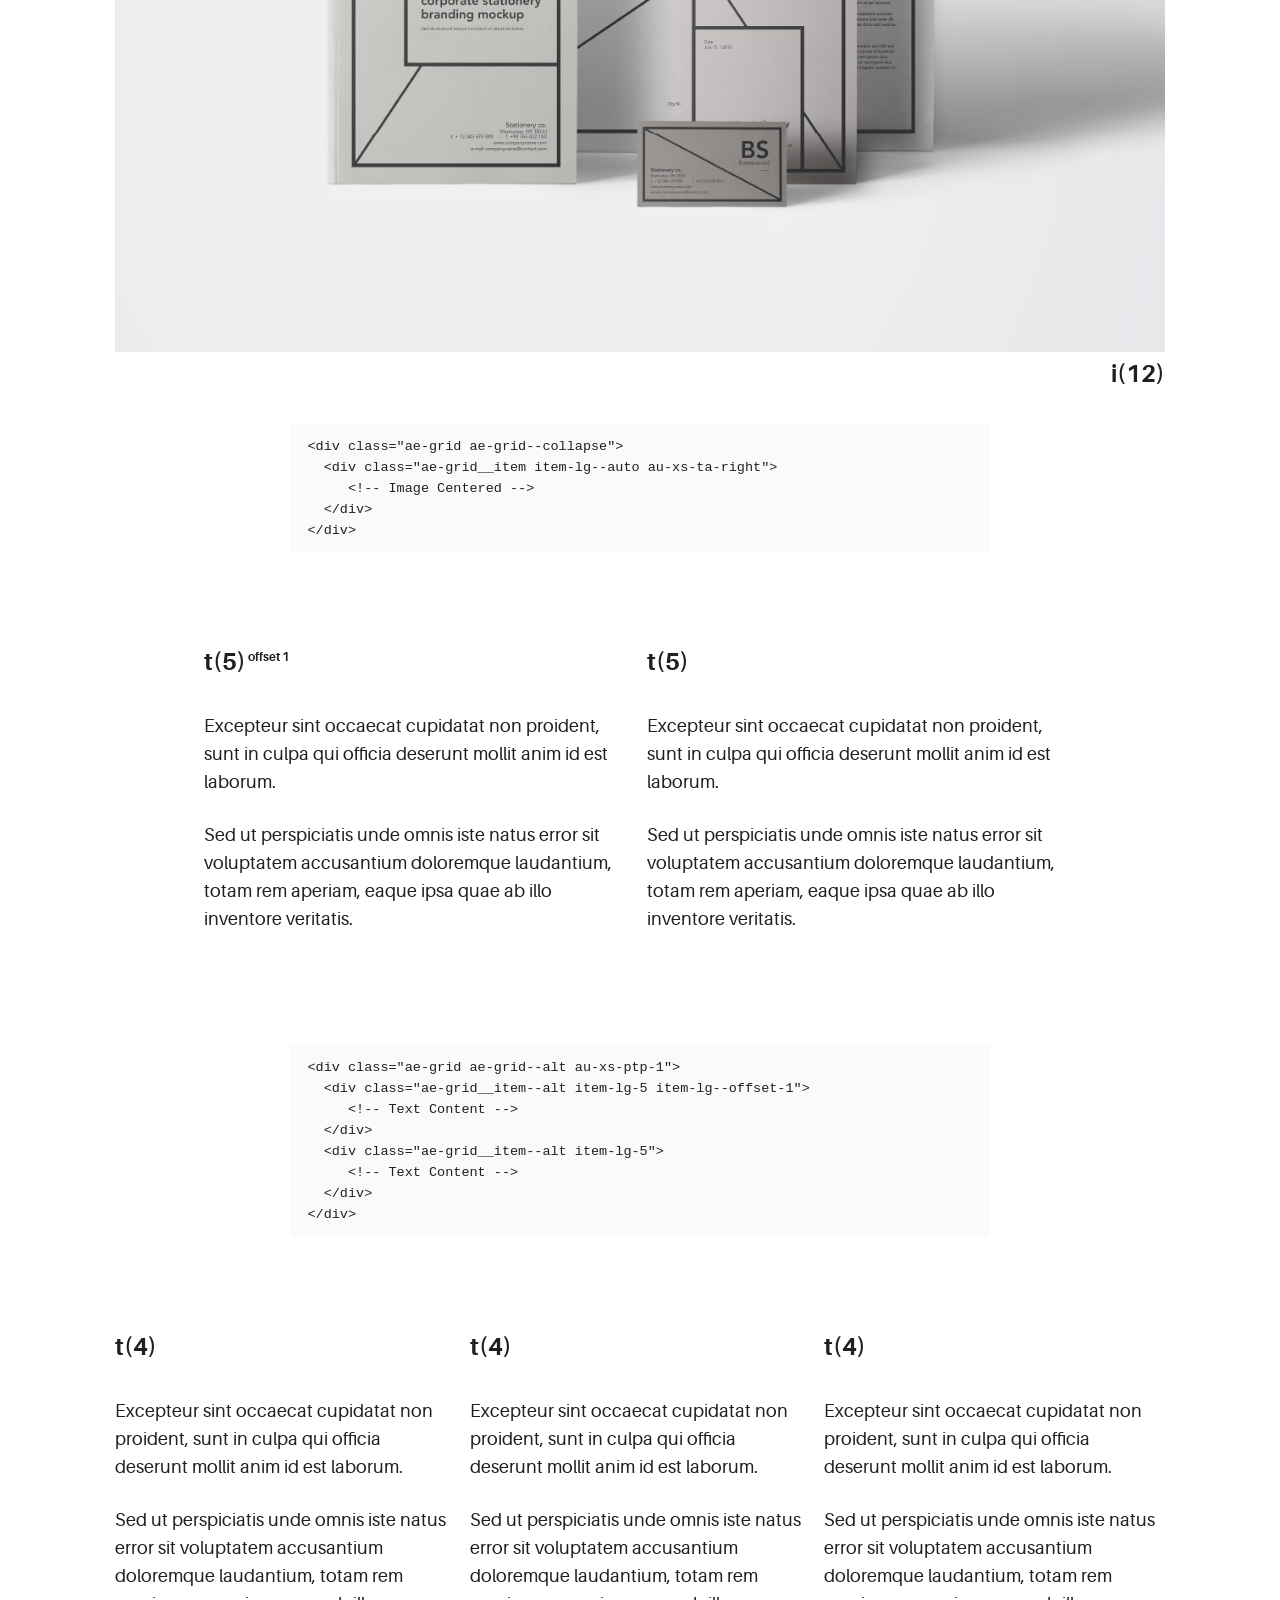
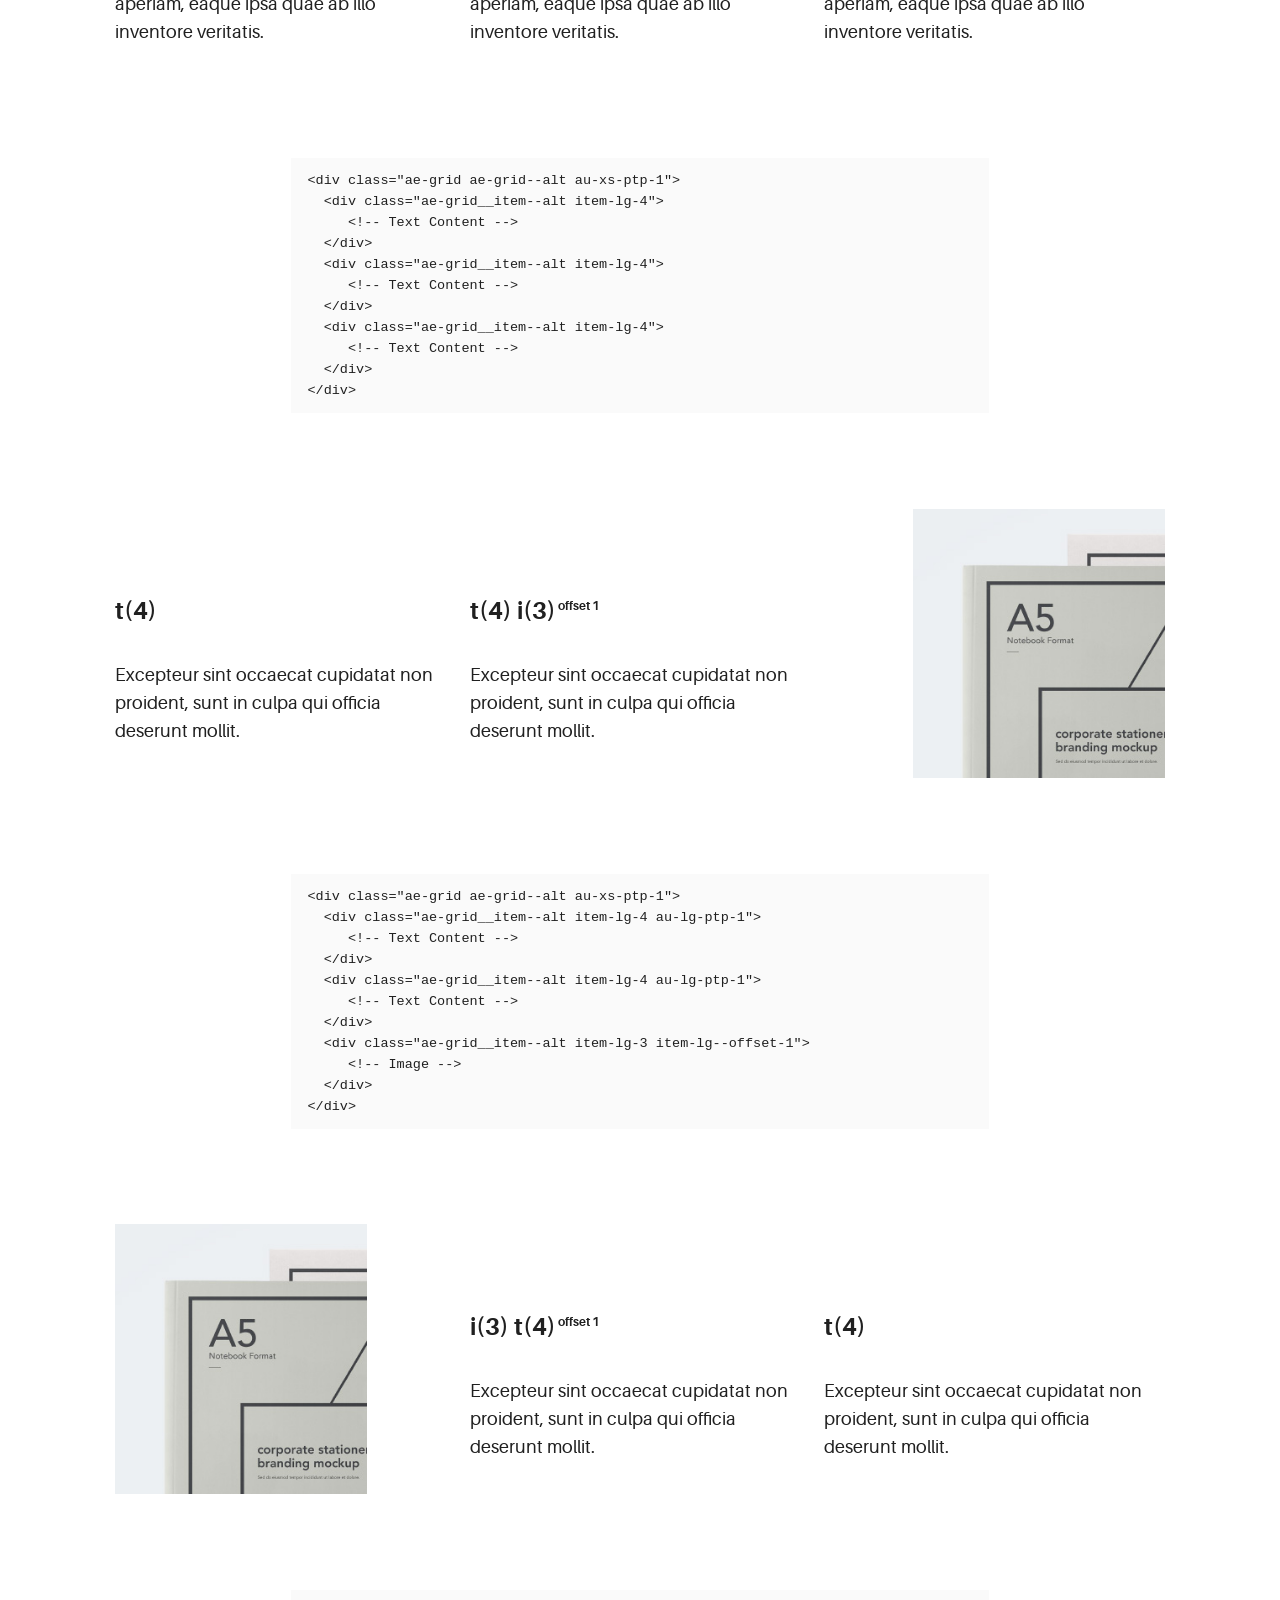
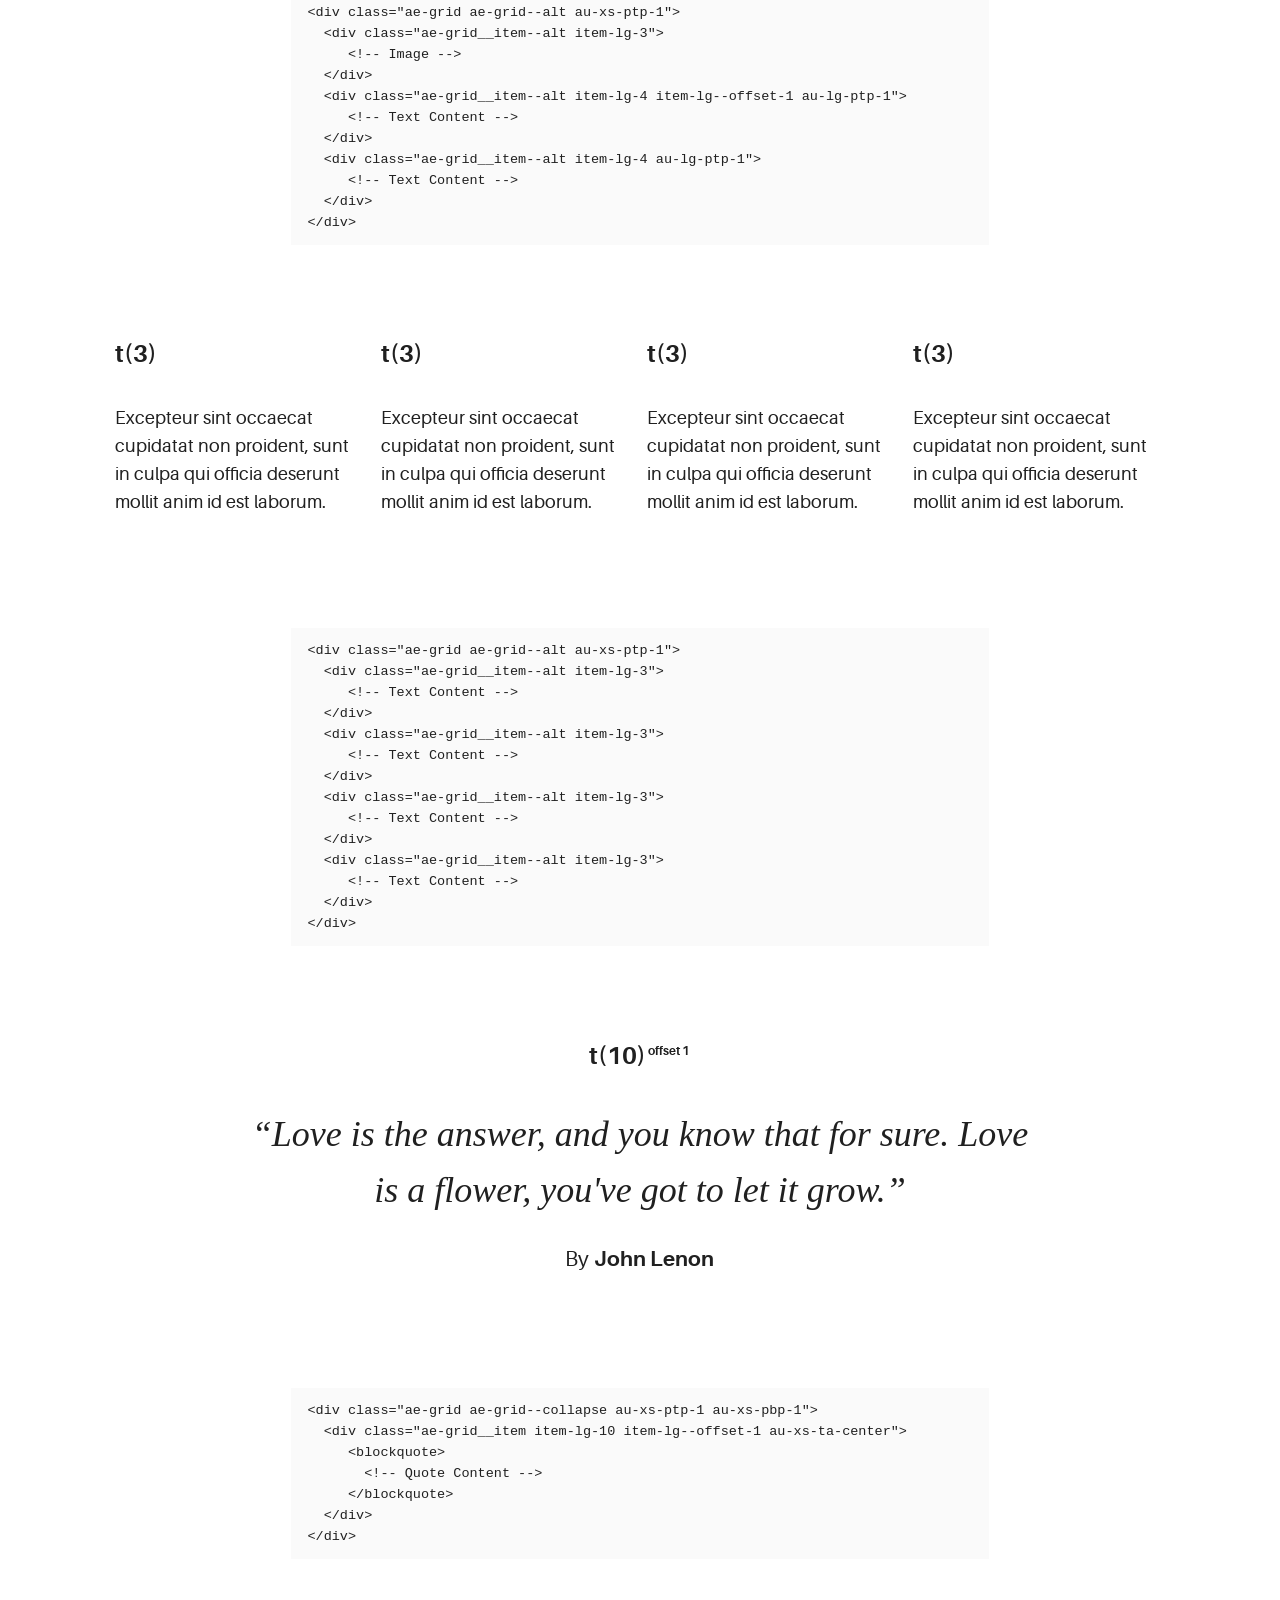
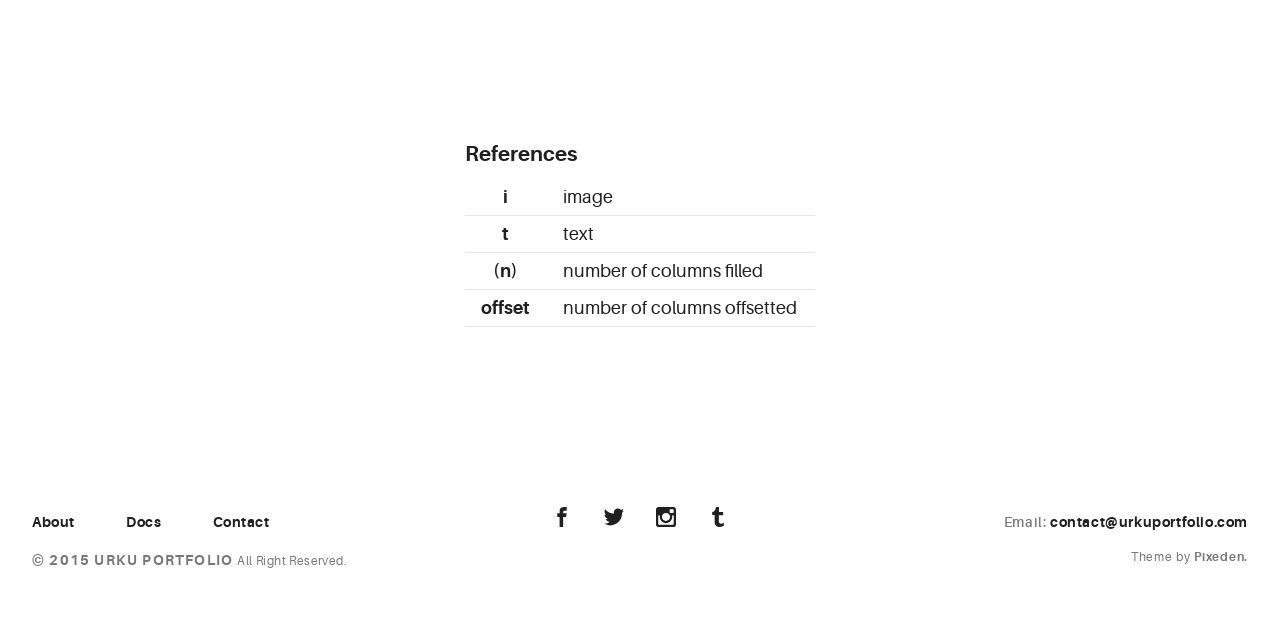
<file: Curso AngularJS/Templates/URKU-Portfolio-Template-HTML5-PIXEDEN-v.1.0.5/URKU-Portfolio-Template-HTML5-PIXEDEN-v.1.0.5/HTML/design-styles.html>
<!DOCTYPE html>
<html>
  <head>
    <meta name="viewport" content="width=device-width, initial-scale=1.0">
    <meta charset="UTF-8">
    <title>Urku Portfolio :: Pixeden</title>
    <link rel="icon" type="image/svg+xml" href="assets/img/urku-ico.svg">
    <link rel="stylesheet" href="assets/css/aurora-pack.min.css">
    <link rel="stylesheet" href="assets/css/aurora-theme-base.min.css">
    <link rel="stylesheet" href="assets/css/urku.css">
  </head>
  <body class="top-fixed">
    <header class="ae-container-fluid ae-container-fluid--full rk-header ">
      <input type="checkbox" id="mobile-menu" class="rk-mobile-menu">
      <label for="mobile-menu">
        <svg>
          <use xlink:href="assets/img/symbols.svg#bar"></use>
        </svg>
        <svg>
          <use xlink:href="assets/img/symbols.svg#bar"></use>
        </svg>
        <svg>
          <use xlink:href="assets/img/symbols.svg#bar"></use>
        </svg>
      </label>
      <div class="ae-container-fluid rk-topbar">
        <h1 class="rk-logo"><a href="index.html">urku portfolio<sup>tm</sup></a></h1>
        <nav class="rk-navigation">
          <ul class="rk-menu">
            <li class="rk-menu__item"><a href="index.html" class="rk-menu__link">Home</a>
            </li>
            <li class="rk-menu__item"><a href="portfolio.html" class="rk-menu__link">Portfolio</a>
              <nav class="rk-menu__sub">
                <ul class="rk-container">
                  <li class="rk-menu__item"><a href="portfolio.html" class="rk-menu__link">Flex</a></li>
                  <li class="rk-menu__item"><a href="portfolio-alt.html" class="rk-menu__link">Switch</a></li>
                  <li class="rk-menu__item"><a href="portfolio-raw.html" class="rk-menu__link">Static</a></li>
                  <li class="rk-menu__item"><a href="portfolio-masonry.html" class="rk-menu__link">Masonry</a></li>
                </ul>
              </nav>
            </li>
            <li class="rk-menu__item"><a href="blog.html" class="rk-menu__link">Blog</a>
            </li>
            <li class="active rk-menu__item"><a href="#0" class="rk-menu__link">Pages</a>
              <nav class="rk-menu__sub">
                <ul class="rk-container">
                  <li class="rk-menu__item"><a href="about.html" class="rk-menu__link">About</a></li>
                  <li class="rk-menu__item"><a href="documentation.html" class="rk-menu__link">Documentation</a></li>
                  <li class="rk-menu__item"><a href="design-styles.html" class="rk-menu__link">Design Styles</a></li>
                </ul>
              </nav>
            </li>
            <li class="rk-menu__item"><a href="contact.html" class="rk-menu__link">Contact Us</a>
            </li>
          </ul>
          <form class="rk-search">
            <input type="text" placeholder="Search" id="urku-search" class="rk-search-field">
            <label for="urku-search">
              <svg>
                <use xlink:href="assets/img/symbols.svg#icon-search"></use>
              </svg>
            </label>
          </form>
        </nav>
      </div>
    </header>
    <section class="ae-container-fluid ae-container-fluid--full rk-main">
      <div class="item-inside__meta">
        <h1 class="ae-u-bolder rk-portfolio-title ">Urku Inner Pages</h1>
        <p class="ae-theta rk-portfolio-category ">Design Styles</p>
      </div>
      <div class="ae-container-fluid ae-container-fluid--inner">
        <div class="ae-grid ae-grid--collapse au-xs-ptp-1">
          <div class="ae-grid__item item-lg-5 au-lg-ptp-1">
            <h4 class="ae-u-bolder">t(5) | i(6)<sup class="ae-mi"> offset 1</sup></h4>
            <p>A series of essential stationery format to showcase your branding projects. </p>
            <p>It includes a A6 flyer, A5 folder, A4 horizontal paper and a business card mockup. You can easily put your own graphics and create a new layout according to your needs.</p>
          </div>
          <div class="ae-grid__item item-lg-6 item-lg--offset-1"><img src="assets/img/inner-1.jpg" alt="Urku Portfolio"></div>
        </div>
        <div class="ae-grid au-xs-ptp-1">
          <div class="ae-grid__item item-lg-8 item-lg--offset-2">
            <pre><code>&lt;div class=&quot;ae-grid ae-grid--collapse&quot;&gt; 
  &lt;div class=&quot;ae-grid__item item-lg-5 au-lg-ptp-1&quot;&gt;
     &lt;!-- Text content --&gt;
  &lt;/div&gt;
  &lt;div class=&quot;ae-grid__item item-lg-6 item-lg--offset-1&quot;&gt;
     &lt;!-- Image --&gt;
  &lt;/div&gt;
&lt;/div&gt;</code></pre>
          </div>
        </div>
        <div class="ae-grid ae-grid--collapse au-xs-ptp-1">
          <div class="ae-grid__item item-lg-6"><img src="assets/img/inner-1.jpg" alt="Urku Portfolio"></div>
          <div class="ae-grid__item item-lg-5 au-lg-ptp-1 item-lg--offset-1">
            <h4 class="ae-u-bolder">i(6) | t(5)<sup class="ae-mi"> offset 1</sup></h4>
            <p>A series of essential stationery format to showcase your branding projects. </p>
            <p>It includes a A6 flyer, A5 folder, A4 horizontal paper and a business card mockup. You can easily put your own graphics and create a new layout according to your needs.</p>
          </div>
        </div>
        <div class="ae-grid au-xs-ptp-1">
          <div class="ae-grid__item item-lg-8 item-lg--offset-2">
            <pre><code>&lt;div class=&quot;ae-grid ae-grid--collapse&quot;&gt; 
  &lt;div class=&quot;ae-grid__item item-lg-6&quot;&gt;
     &lt;!-- Image --&gt;
  &lt;/div&gt;
  &lt;div class=&quot;ae-grid__item item-lg-5 au-lg-ptp-1 item-lg--offset-1&quot;&gt;
     &lt;!-- Text content --&gt;
  &lt;/div&gt;
&lt;/div&gt;</code></pre>
          </div>
        </div>
        <div class="ae-grid ae-grid--collapse au-xs-ptp-1">
          <div class="ae-grid__item item-lg-7 au-lg-ptp-1">
            <h4 class="ae-u-bolder">t(7) | i(4)<sup class="ae-mi"> offset 1</sup></h4>
            <p>A series of essential stationery format to showcase your branding projects. </p>
            <p>It includes a A6 flyer, A5 folder, A4 horizontal paper and a business card mockup. You can easily put your own graphics and create a new layout according to your needs.</p>
          </div>
          <div class="ae-grid__item item-lg-4 item-lg--offset-1"><img src="assets/img/inner-1.jpg" alt="Urku Portfolio"></div>
        </div>
        <div class="ae-grid au-xs-ptp-1">
          <div class="ae-grid__item item-lg-8 item-lg--offset-2">
            <pre><code>&lt;div class=&quot;ae-grid ae-grid--collapse&quot;&gt; 
  &lt;div class=&quot;ae-grid__item item-lg-7 au-lg-ptp-1&quot;&gt;
     &lt;!-- Text content --&gt;
  &lt;/div&gt;
  &lt;div class=&quot;ae-grid__item item-lg-4 item-lg--offset-1&quot;&gt;
     &lt;!-- Image --&gt;
  &lt;/div&gt;
&lt;/div&gt;</code></pre>
          </div>
        </div>
        <div class="ae-grid ae-grid--collapse au-xs-ptp-1">
          <div class="ae-grid__item item-lg-8"><img src="assets/img/inner-1.jpg" alt="Urku Portfolio"></div>
          <div class="ae-grid__item item-lg-3 item-lg--offset-1 au-lg-ptp-1">
            <h4 class="ae-u-bolder">i(8) | t(3)<sup class="ae-mi"> offset 1</sup></h4>
            <p>Lorem ipsum dolor sit amet, consectetur adipiscing elit, sed do eiusmod tempor incididunt ut labore et dolore magna aliqua. </p>
            <p>Ut enim ad minim veniam, quis nostrud exercitation ullamco laboris nisi ut aliquip ex ea commodo consequat. Duis aute irure dolor in reprehenderit in voluptate velit esse cillum dolore eu fugiat nulla pariatur. </p>
          </div>
        </div>
        <div class="ae-grid au-xs-ptp-1">
          <div class="ae-grid__item item-lg-8 item-lg--offset-2">
            <pre><code>&lt;div class=&quot;ae-grid ae-grid--collapse&quot;&gt; 
  &lt;div class=&quot;ae-grid__item item-lg-8&quot;&gt;
     &lt;!-- Image --&gt;
  &lt;/div&gt;
  &lt;div class=&quot;ae-grid__item item-lg-3 item-lg--offset-1 au-lg-ptp-1&quot;&gt;
     &lt;!-- Text content --&gt;
  &lt;/div&gt;
&lt;/div&gt;</code></pre>
          </div>
        </div>
        <div class="ae-grid ae-grid--collapse au-xs-ptp-1 au-xs-pbp-1">
          <div class="ae-grid__item item-lg-8 item-lg--offset-2">
            <h4 class="ae-u-bolder">t(8)<sup class="ae-mi"> offset 2</sup></h4>
            <p class="ae-eta">Excepteur sint occaecat cupidatat non proident, sunt in culpa qui officia deserunt mollit anim id est laborum.</p>
            <p class="ae-eta">Sed ut perspiciatis unde omnis iste natus error sit voluptatem accusantium doloremque laudantium, totam rem aperiam, eaque ipsa quae ab illo inventore veritatis.</p>
          </div>
        </div>
        <div class="ae-grid">
          <div class="ae-grid__item item-lg-8 item-lg--offset-2">
            <pre><code>&lt;div class=&quot;ae-grid ae-grid--collapse au-xs-ptp-1 au-xs-pbp-1&quot;&gt; 
  &lt;div class=&quot;ae-grid__item item-lg-8.item-lg--offset-2&quot;&gt;
     &lt;!-- Text Centered --&gt;
  &lt;/div&gt;
&lt;/div&gt;</code></pre>
          </div>
        </div>
        <div class="ae-grid ae-grid--collapse au-xs-ptp-1">
          <div class="ae-grid__item item-lg--auto au-xs-ta-right"><img src="assets/img/project-1.jpg" alt="Urku Portfolio">
            <h4 class="ae-u-bolder">i(12)</h4>
          </div>
        </div>
        <div class="ae-grid">
          <div class="ae-grid__item item-lg-8 item-lg--offset-2">
            <pre><code>&lt;div class=&quot;ae-grid ae-grid--collapse&quot;&gt; 
  &lt;div class=&quot;ae-grid__item item-lg--auto au-xs-ta-right&quot;&gt;
     &lt;!-- Image Centered --&gt;
  &lt;/div&gt;
&lt;/div&gt;</code></pre>
          </div>
        </div>
        <div class="ae-grid ae-grid--alt au-xs-ptp-1">
          <div class="ae-grid__item--alt item-lg-5 item-lg--offset-1">
            <h4 class="ae-u-bolder">t(5)<sup class="ae-mi"> offset 1</sup></h4>
            <p>Excepteur sint occaecat cupidatat non proident, sunt in culpa qui officia deserunt mollit anim id est laborum.</p>
            <p>Sed ut perspiciatis unde omnis iste natus error sit voluptatem accusantium doloremque laudantium, totam rem aperiam, eaque ipsa quae ab illo inventore veritatis.</p>
          </div>
          <div class="ae-grid__item--alt item-lg-5">
            <h4 class="ae-u-bolder">t(5)</h4>
            <p>Excepteur sint occaecat cupidatat non proident, sunt in culpa qui officia deserunt mollit anim id est laborum.</p>
            <p>Sed ut perspiciatis unde omnis iste natus error sit voluptatem accusantium doloremque laudantium, totam rem aperiam, eaque ipsa quae ab illo inventore veritatis.</p>
          </div>
        </div>
        <div class="ae-grid au-xs-ptp-1">
          <div class="ae-grid__item item-lg-8 item-lg--offset-2">
            <pre><code>&lt;div class=&quot;ae-grid ae-grid--alt au-xs-ptp-1&quot;&gt; 
  &lt;div class=&quot;ae-grid__item--alt item-lg-5 item-lg--offset-1&quot;&gt;
     &lt;!-- Text Content --&gt;
  &lt;/div&gt;
  &lt;div class=&quot;ae-grid__item--alt item-lg-5&quot;&gt;
     &lt;!-- Text Content --&gt;
  &lt;/div&gt;
&lt;/div&gt;</code></pre>
          </div>
        </div>
        <div class="ae-grid ae-grid--alt au-xs-ptp-1">
          <div class="ae-grid__item--alt item-lg-4">
            <h4 class="ae-u-bolder">t(4)</h4>
            <p>Excepteur sint occaecat cupidatat non proident, sunt in culpa qui officia deserunt mollit anim id est laborum.</p>
            <p>Sed ut perspiciatis unde omnis iste natus error sit voluptatem accusantium doloremque laudantium, totam rem aperiam, eaque ipsa quae ab illo inventore veritatis.</p>
          </div>
          <div class="ae-grid__item--alt item-lg-4">
            <h4 class="ae-u-bolder">t(4)</h4>
            <p>Excepteur sint occaecat cupidatat non proident, sunt in culpa qui officia deserunt mollit anim id est laborum.</p>
            <p>Sed ut perspiciatis unde omnis iste natus error sit voluptatem accusantium doloremque laudantium, totam rem aperiam, eaque ipsa quae ab illo inventore veritatis.</p>
          </div>
          <div class="ae-grid__item--alt item-lg-4">
            <h4 class="ae-u-bolder">t(4)</h4>
            <p>Excepteur sint occaecat cupidatat non proident, sunt in culpa qui officia deserunt mollit anim id est laborum.</p>
            <p>Sed ut perspiciatis unde omnis iste natus error sit voluptatem accusantium doloremque laudantium, totam rem aperiam, eaque ipsa quae ab illo inventore veritatis.</p>
          </div>
        </div>
        <div class="ae-grid au-xs-ptp-1">
          <div class="ae-grid__item item-lg-8 item-lg--offset-2">
            <pre><code>&lt;div class=&quot;ae-grid ae-grid--alt au-xs-ptp-1&quot;&gt; 
  &lt;div class=&quot;ae-grid__item--alt item-lg-4&quot;&gt;
     &lt;!-- Text Content --&gt;
  &lt;/div&gt;
  &lt;div class=&quot;ae-grid__item--alt item-lg-4&quot;&gt;
     &lt;!-- Text Content --&gt;
  &lt;/div&gt;
  &lt;div class=&quot;ae-grid__item--alt item-lg-4&quot;&gt;
     &lt;!-- Text Content --&gt;
  &lt;/div&gt;
&lt;/div&gt;</code></pre>
          </div>
        </div>
        <div class="ae-grid ae-grid--alt au-xs-ptp-1">
          <div class="ae-grid__item--alt item-lg-4 au-lg-ptp-1">
            <h4 class="ae-u-bolder">t(4)</h4>
            <p>Excepteur sint occaecat cupidatat non proident, sunt in culpa qui officia deserunt mollit.</p>
          </div>
          <div class="ae-grid__item--alt item-lg-4 au-lg-ptp-1">
            <h4 class="ae-u-bolder">t(4) i(3)<sup class="ae-mi"> offset 1</sup></h4>
            <p>Excepteur sint occaecat cupidatat non proident, sunt in culpa qui officia deserunt mollit.</p>
          </div>
          <div class="ae-grid__item--alt item-lg-3 item-lg--offset-1"><img src="assets/img/inner-4.jpg" alt="Urku Portfolio"></div>
        </div>
        <div class="ae-grid au-xs-ptp-1">
          <div class="ae-grid__item item-lg-8 item-lg--offset-2">
            <pre><code>&lt;div class=&quot;ae-grid ae-grid--alt au-xs-ptp-1&quot;&gt; 
  &lt;div class=&quot;ae-grid__item--alt item-lg-4 au-lg-ptp-1&quot;&gt;
     &lt;!-- Text Content --&gt;
  &lt;/div&gt;
  &lt;div class=&quot;ae-grid__item--alt item-lg-4 au-lg-ptp-1&quot;&gt;
     &lt;!-- Text Content --&gt;
  &lt;/div&gt;
  &lt;div class=&quot;ae-grid__item--alt item-lg-3 item-lg--offset-1&quot;&gt;
     &lt;!-- Image --&gt;
  &lt;/div&gt;
&lt;/div&gt;</code></pre>
          </div>
        </div>
        <div class="ae-grid ae-grid--alt au-xs-ptp-1">
          <div class="ae-grid__item--alt item-lg-3"><img src="assets/img/inner-4.jpg" alt="Urku Portfolio"></div>
          <div class="ae-grid__item--alt item-lg-4 item-lg--offset-1 au-lg-ptp-1">
            <h4 class="ae-u-bolder">i(3) t(4)<sup class="ae-mi"> offset 1 </sup></h4>
            <p>Excepteur sint occaecat cupidatat non proident, sunt in culpa qui officia deserunt mollit.</p>
          </div>
          <div class="ae-grid__item--alt item-lg-4 au-lg-ptp-1">
            <h4 class="ae-u-bolder">t(4)</h4>
            <p>Excepteur sint occaecat cupidatat non proident, sunt in culpa qui officia deserunt mollit.</p>
          </div>
        </div>
        <div class="ae-grid au-xs-ptp-1">
          <div class="ae-grid__item item-lg-8 item-lg--offset-2">
            <pre><code>&lt;div class=&quot;ae-grid ae-grid--alt au-xs-ptp-1&quot;&gt; 
  &lt;div class=&quot;ae-grid__item--alt item-lg-3&quot;&gt;
     &lt;!-- Image --&gt;
  &lt;/div&gt;
  &lt;div class=&quot;ae-grid__item--alt item-lg-4 item-lg--offset-1 au-lg-ptp-1&quot;&gt;
     &lt;!-- Text Content --&gt;
  &lt;/div&gt;
  &lt;div class=&quot;ae-grid__item--alt item-lg-4 au-lg-ptp-1&quot;&gt;
     &lt;!-- Text Content --&gt;
  &lt;/div&gt;
&lt;/div&gt;</code></pre>
          </div>
        </div>
        <div class="ae-grid ae-grid--alt au-xs-ptp-1">
          <div class="ae-grid__item--alt item-lg-3">
            <h4 class="ae-u-bolder">t(3)</h4>
            <p>Excepteur sint occaecat cupidatat non proident, sunt in culpa qui officia deserunt mollit anim id est laborum.</p>
          </div>
          <div class="ae-grid__item--alt item-lg-3">
            <h4 class="ae-u-bolder">t(3)</h4>
            <p>Excepteur sint occaecat cupidatat non proident, sunt in culpa qui officia deserunt mollit anim id est laborum.</p>
          </div>
          <div class="ae-grid__item--alt item-lg-3">
            <h4 class="ae-u-bolder">t(3)</h4>
            <p>Excepteur sint occaecat cupidatat non proident, sunt in culpa qui officia deserunt mollit anim id est laborum.</p>
          </div>
          <div class="ae-grid__item--alt item-lg-3">
            <h4 class="ae-u-bolder">t(3)</h4>
            <p>Excepteur sint occaecat cupidatat non proident, sunt in culpa qui officia deserunt mollit anim id est laborum.</p>
          </div>
        </div>
        <div class="ae-grid au-xs-ptp-1">
          <div class="ae-grid__item item-lg-8 item-lg--offset-2">
            <pre><code>&lt;div class=&quot;ae-grid ae-grid--alt au-xs-ptp-1&quot;&gt; 
  &lt;div class=&quot;ae-grid__item--alt item-lg-3&quot;&gt;
     &lt;!-- Text Content --&gt;
  &lt;/div&gt;
  &lt;div class=&quot;ae-grid__item--alt item-lg-3&quot;&gt;
     &lt;!-- Text Content --&gt;
  &lt;/div&gt;
  &lt;div class=&quot;ae-grid__item--alt item-lg-3&quot;&gt;
     &lt;!-- Text Content --&gt;
  &lt;/div&gt;
  &lt;div class=&quot;ae-grid__item--alt item-lg-3&quot;&gt;
     &lt;!-- Text Content --&gt;
  &lt;/div&gt;
&lt;/div&gt;</code></pre>
          </div>
        </div>
        <div class="ae-grid ae-grid--collapse au-xs-ptp-1 au-xs-ptb-1">
          <div class="ae-grid__item item-lg-10 item-lg--offset-1 au-xs-ta-center">
            <h4 class="ae-u-bolder">t(10)<sup class="ae-mi"> offset 1 </sup></h4>
            <blockquote>
              <p class="ae-delta au-italic">“Love is the answer, and you know that for sure. Love is a flower, you've got to let it grow.”</p>
              <footer> 
                <p class="ae-theta">By <span class="ae-u-bolder">John Lenon</span></p>
              </footer>
            </blockquote>
          </div>
        </div>
        <div class="ae-grid au-xs-ptp-1">
          <div class="ae-grid__item item-lg-8 item-lg--offset-2">
            <pre><code>&lt;div class=&quot;ae-grid ae-grid--collapse au-xs-ptp-1 au-xs-pbp-1&quot;&gt; 
  &lt;div class=&quot;ae-grid__item item-lg-10 item-lg--offset-1 au-xs-ta-center&quot;&gt;
     &lt;blockquote&gt;
       &lt;!-- Quote Content --&gt;
     &lt;/blockquote&gt;
  &lt;/div&gt;
&lt;/div&gt;</code></pre>
          </div>
        </div>
        <div class="ae-grid ae-grid--collapse au-xs-ptp-2 au-xs-ptb-1">
          <div class="ae-grid__item item-lg-4 item-lg--offset-4">
            <h5 class="ae-u-bolder">References</h5>
            <table class="ae-table">
              <tbody>
                <tr>
                  <td class="au-xs-ta-center ae-u-bolder">i</td>
                  <td>image</td>
                </tr>
                <tr>
                  <td class="au-xs-ta-center ae-u-bolder">t</td>
                  <td>text</td>
                </tr>
                <tr>
                  <td class="au-xs-ta-center ae-u-bolder">(n)</td>
                  <td>number of columns filled</td>
                </tr>
                <tr>
                  <td class="au-xs-ta-center ae-u-bolder">offset</td>
                  <td>number of columns offsetted</td>
                </tr>
              </tbody>
            </table>
          </div>
        </div>
      </div>
    </section>
    <footer class="ae-container-fluid rk-footer ">
      <div class="ae-grid ae-grid--collapse">
        <div class="ae-grid__item item-lg-4 au-xs-ta-center au-lg-ta-left">
          <ul class="rk-menu rk-footer-menu">
            <li class="rk-menu__item"><a href="about.html" class="rk-menu__link">About</a>
            </li>
            <li class="rk-menu__item"><a href="documentation.html" class="rk-menu__link">Docs</a>
            </li>
            <li class="rk-menu__item"><a href="contact.html" class="rk-menu__link">Contact</a>
            </li>
          </ul>
          <p class="rk-footer__text rk-footer__copy "> <span class="ae-u-bold">© </span><span class="ae-u-bolder">2015 URKU PORTFOLIO </span>All Right Reserved.</p>
        </div>
        <div class="ae-grid__item item-lg-4 au-xs-ta-center"><a href="#0" class="rk-social-btn ">
            <svg>
              <use xlink:href="assets/img/symbols.svg#icon-facebook"></use>
            </svg></a><a href="#0" class="rk-social-btn ">
            <svg>
              <use xlink:href="assets/img/symbols.svg#icon-twitter"></use>
            </svg></a><a href="#0" class="rk-social-btn ">
            <svg>
              <use xlink:href="assets/img/symbols.svg#icon-pinterest"></use>
            </svg></a><a href="#0" class="rk-social-btn ">
            <svg>
              <use xlink:href="assets/img/symbols.svg#icon-tumblr"></use>
            </svg></a></div>
        <div class="ae-grid__item item-lg-4 au-xs-ta-center au-lg-ta-right">
          <p class="rk-footer__text rk-footer__contact "> <span class="ae-u-bold">Email: </span><span class="ae-u-bolder"> <a href="#0" class="rk-dark-color ">contact@urkuportfolio.com </a></span></p>
          <p class="rk-footer__text rk-footer__by">Theme by <a href="http://pixeden.com" class="ae-u-bolder">Pixeden.</a></p>
        </div>
      </div>
    </footer>
    <script src="assets/js/svg4everybody.min.js"></script>
    <script>svg4everybody();</script>
    <script src="assets/js/main.min.js"></script>
    <script>
      //- Select Code
      var pres = document.querySelectorAll('pre');
      [].slice.call(pres).forEach(function(elem, index){
        pres[index].addEventListener('click', function(){
          SelectText(this)
        })
      })
    </script>
  </body>
</html>
</file>
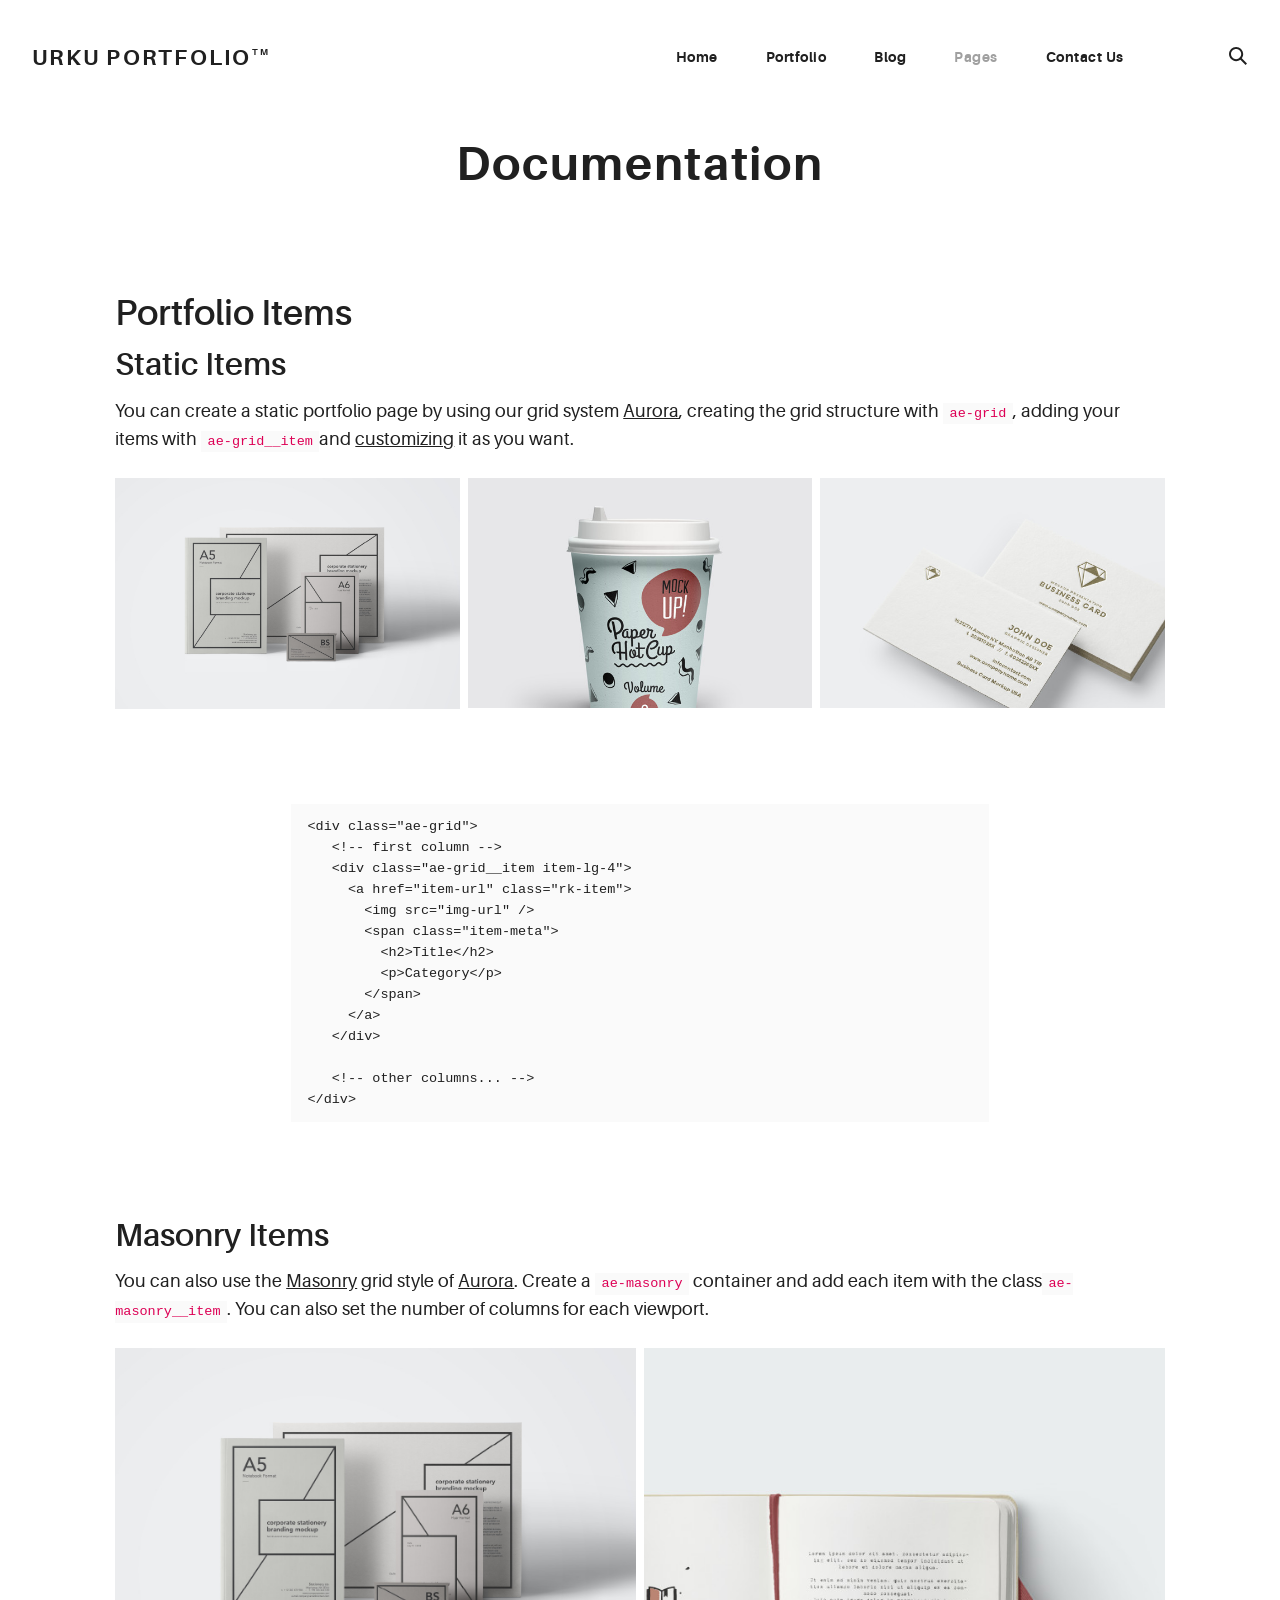
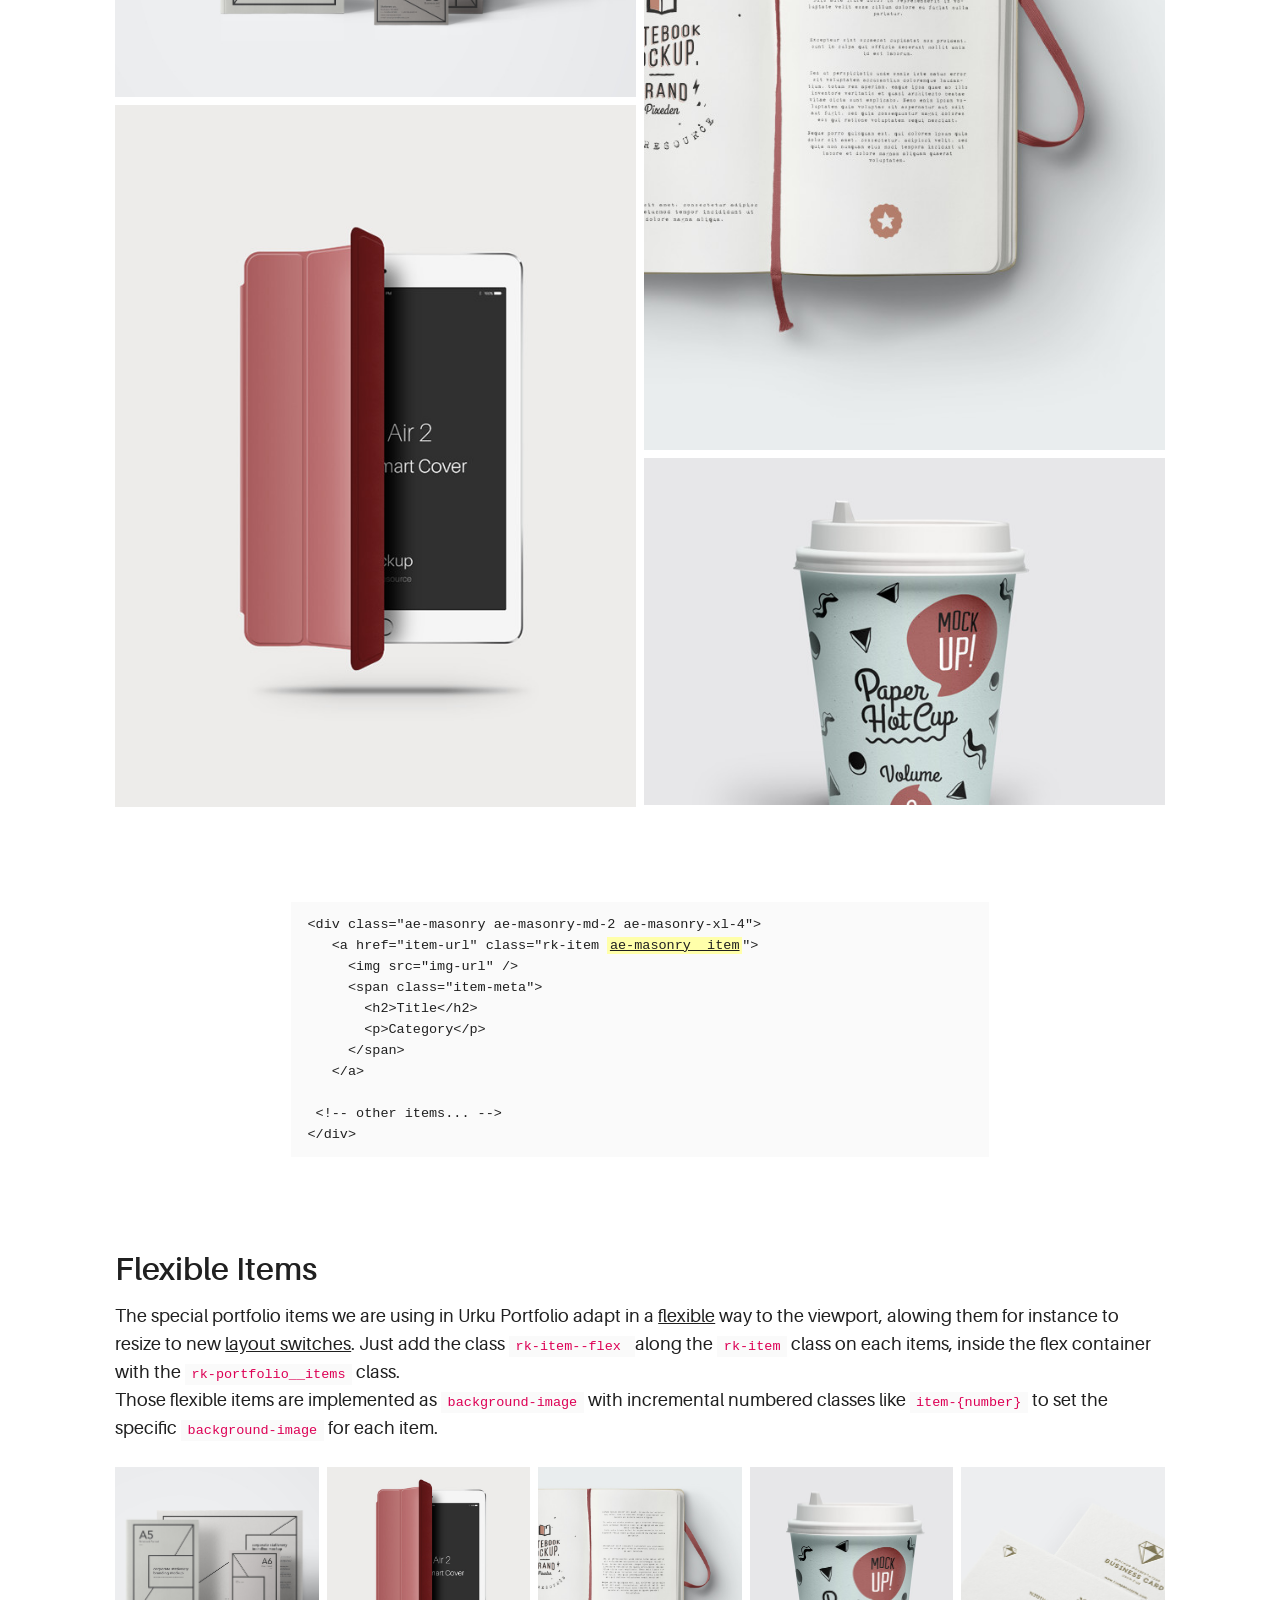
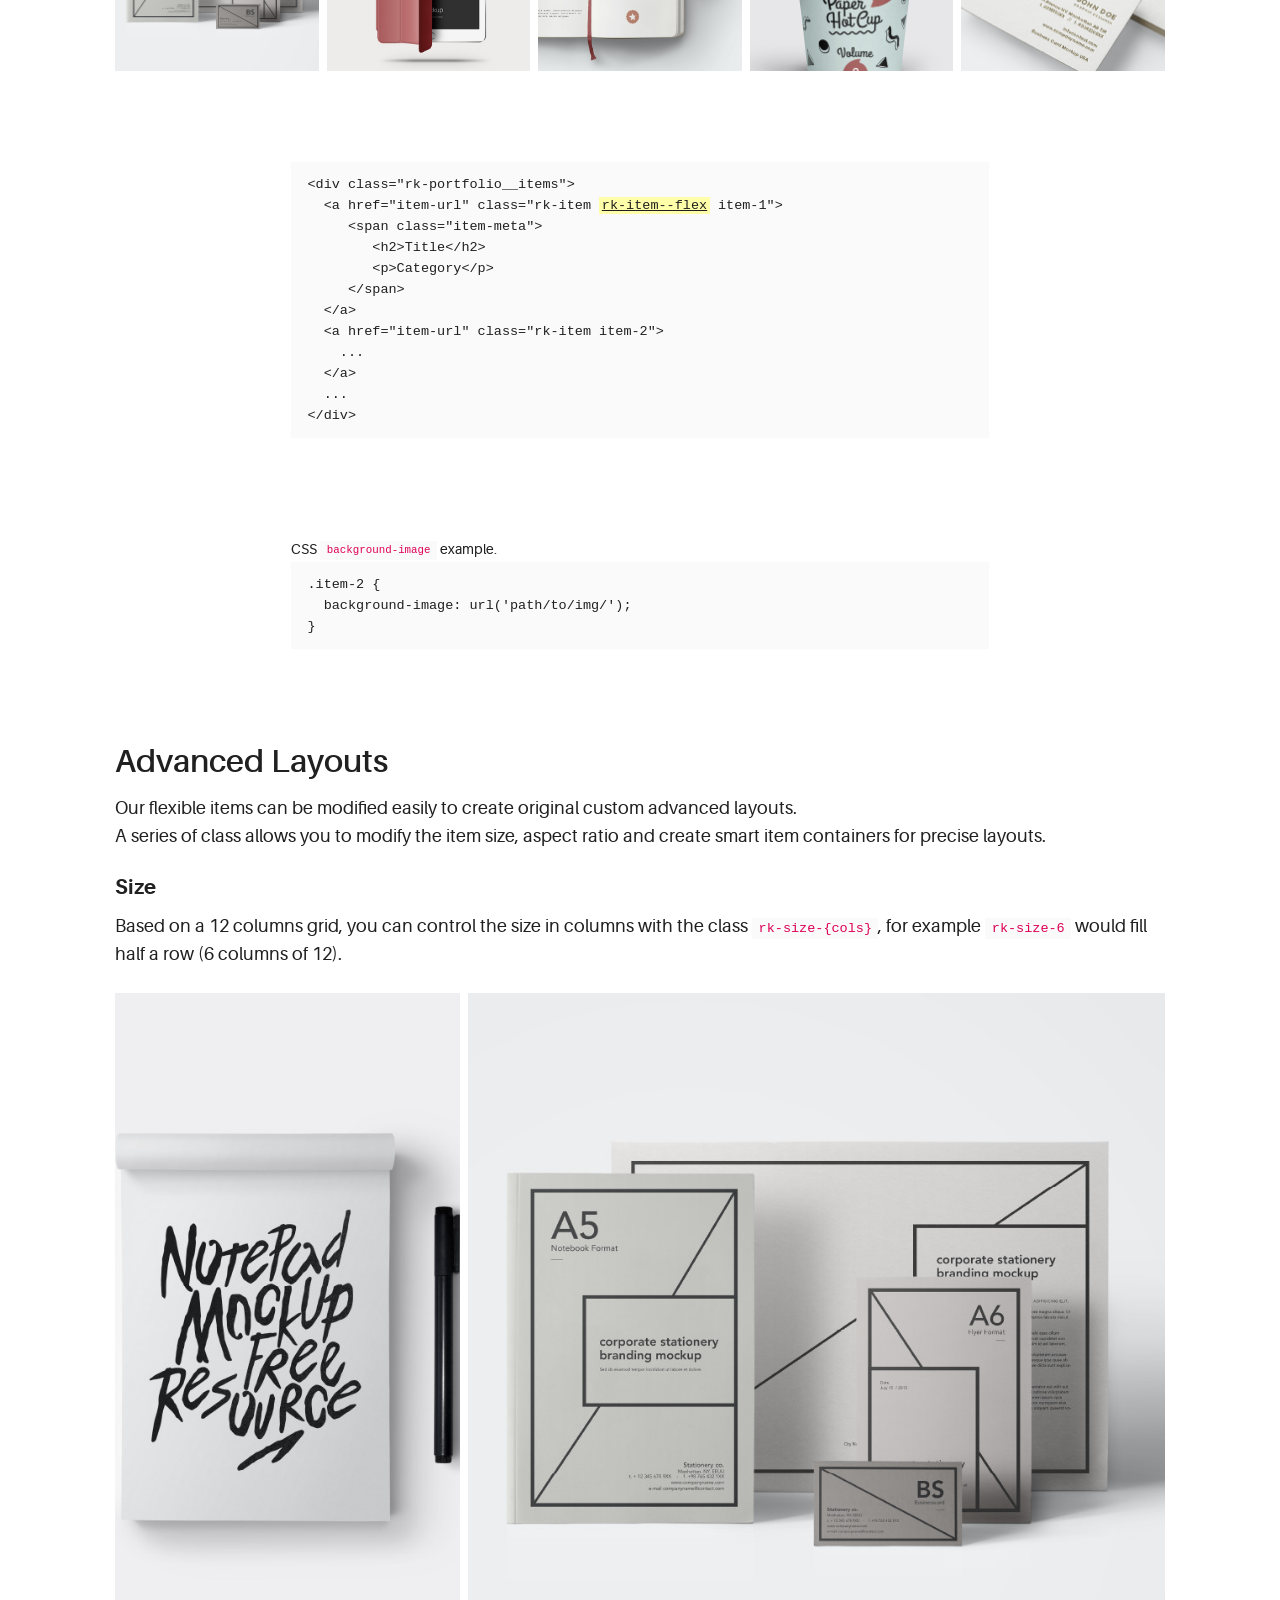
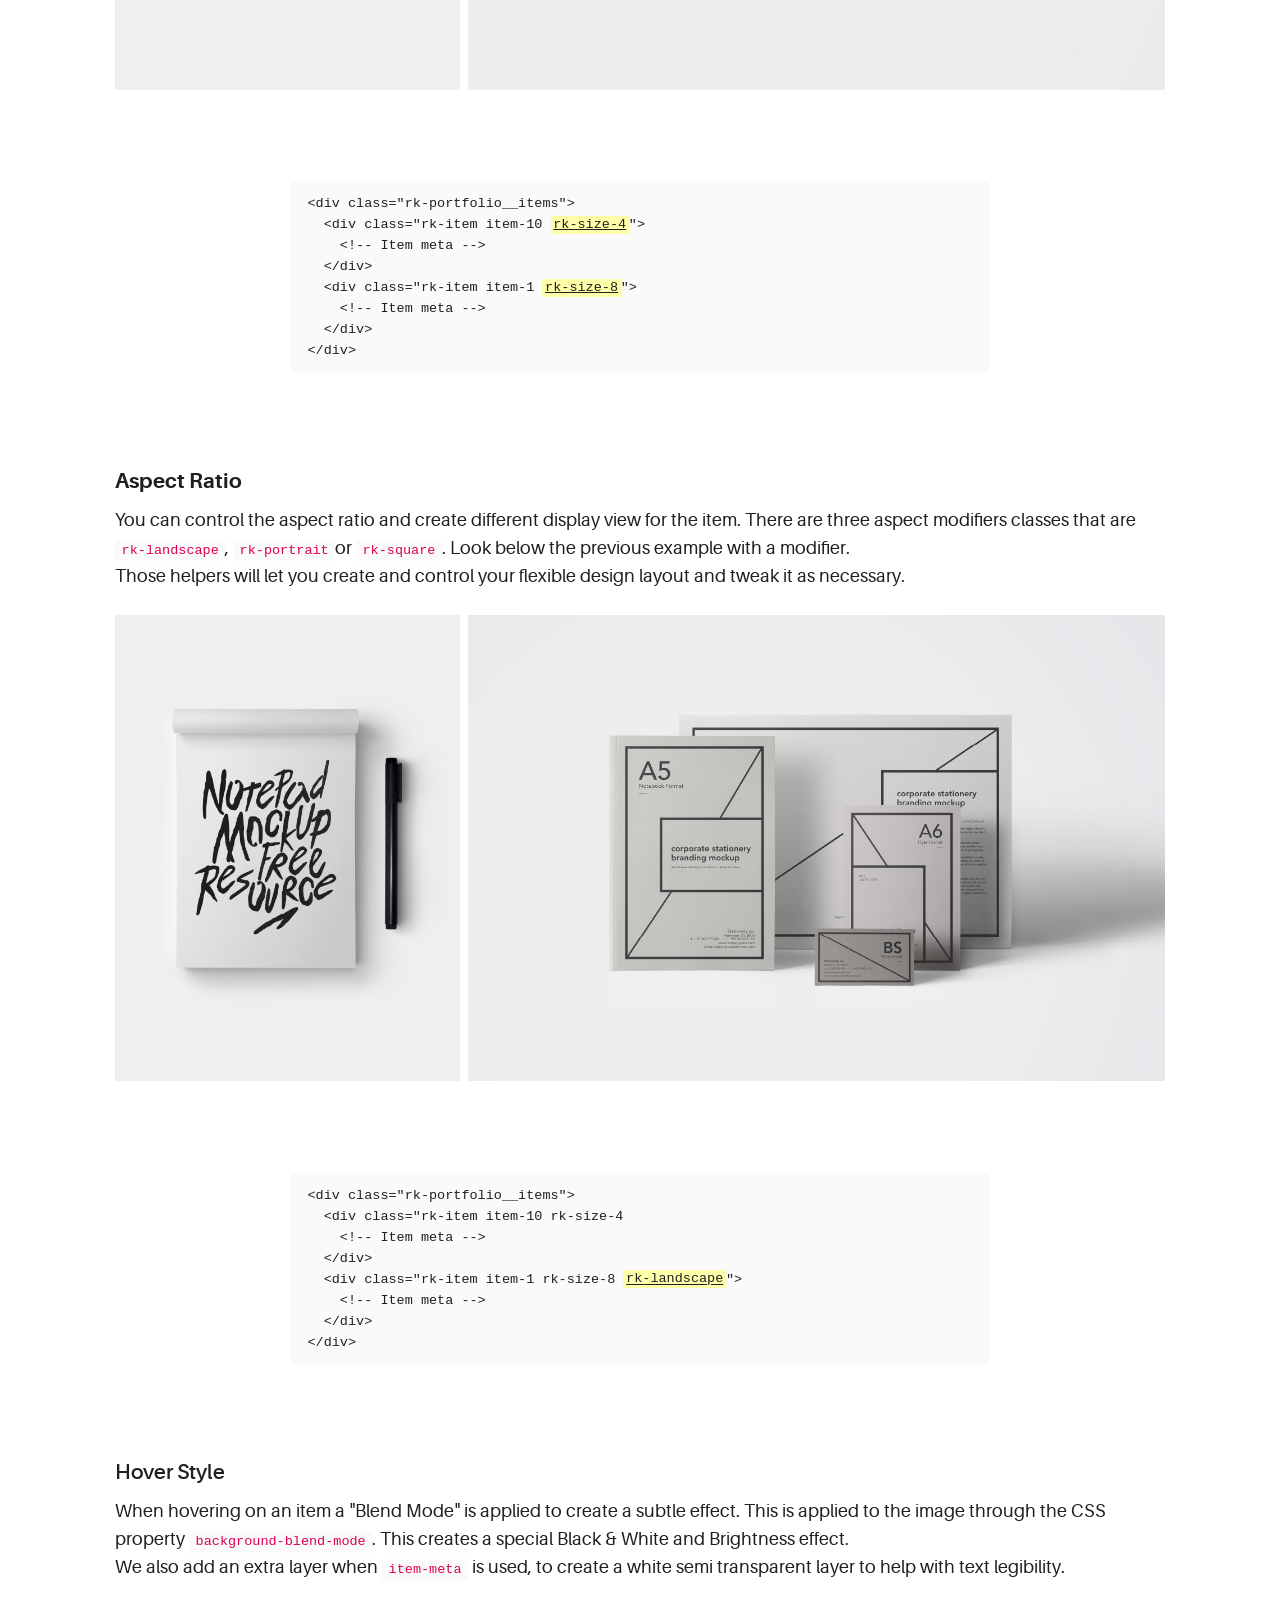
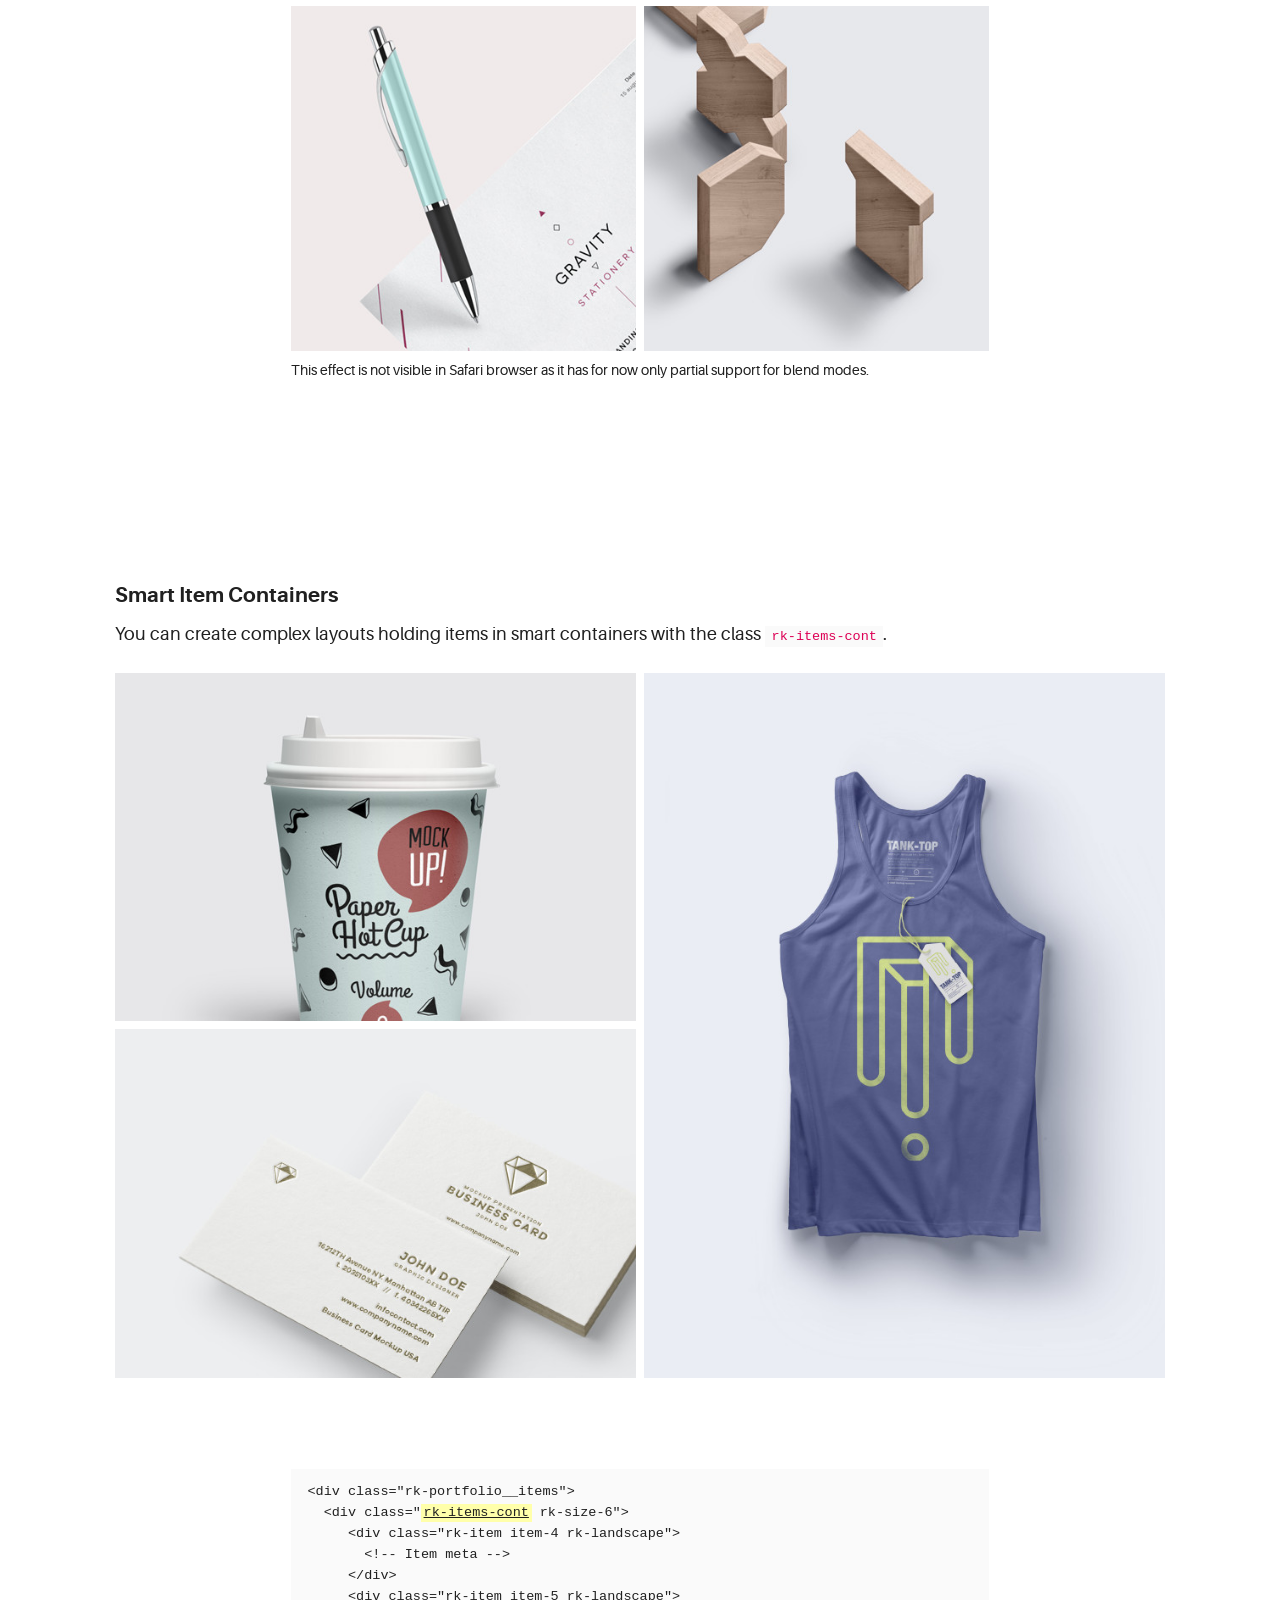
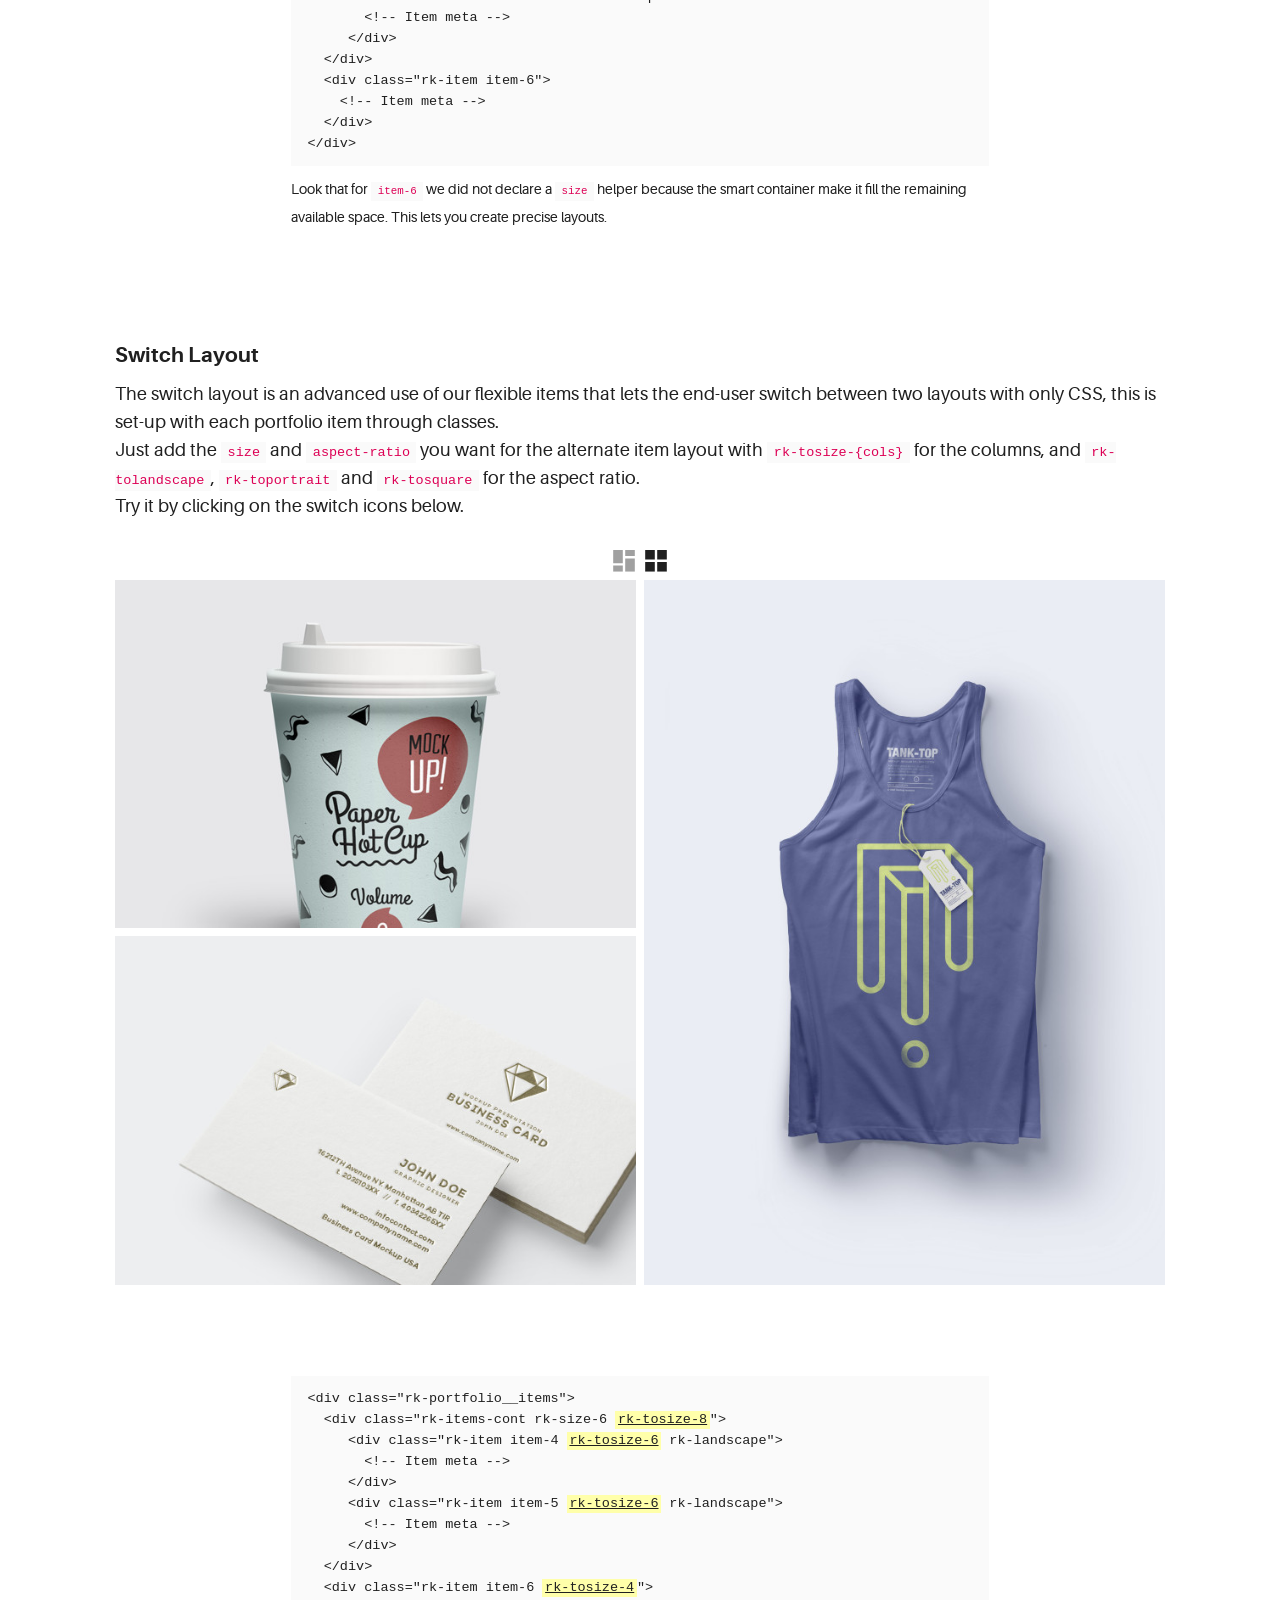
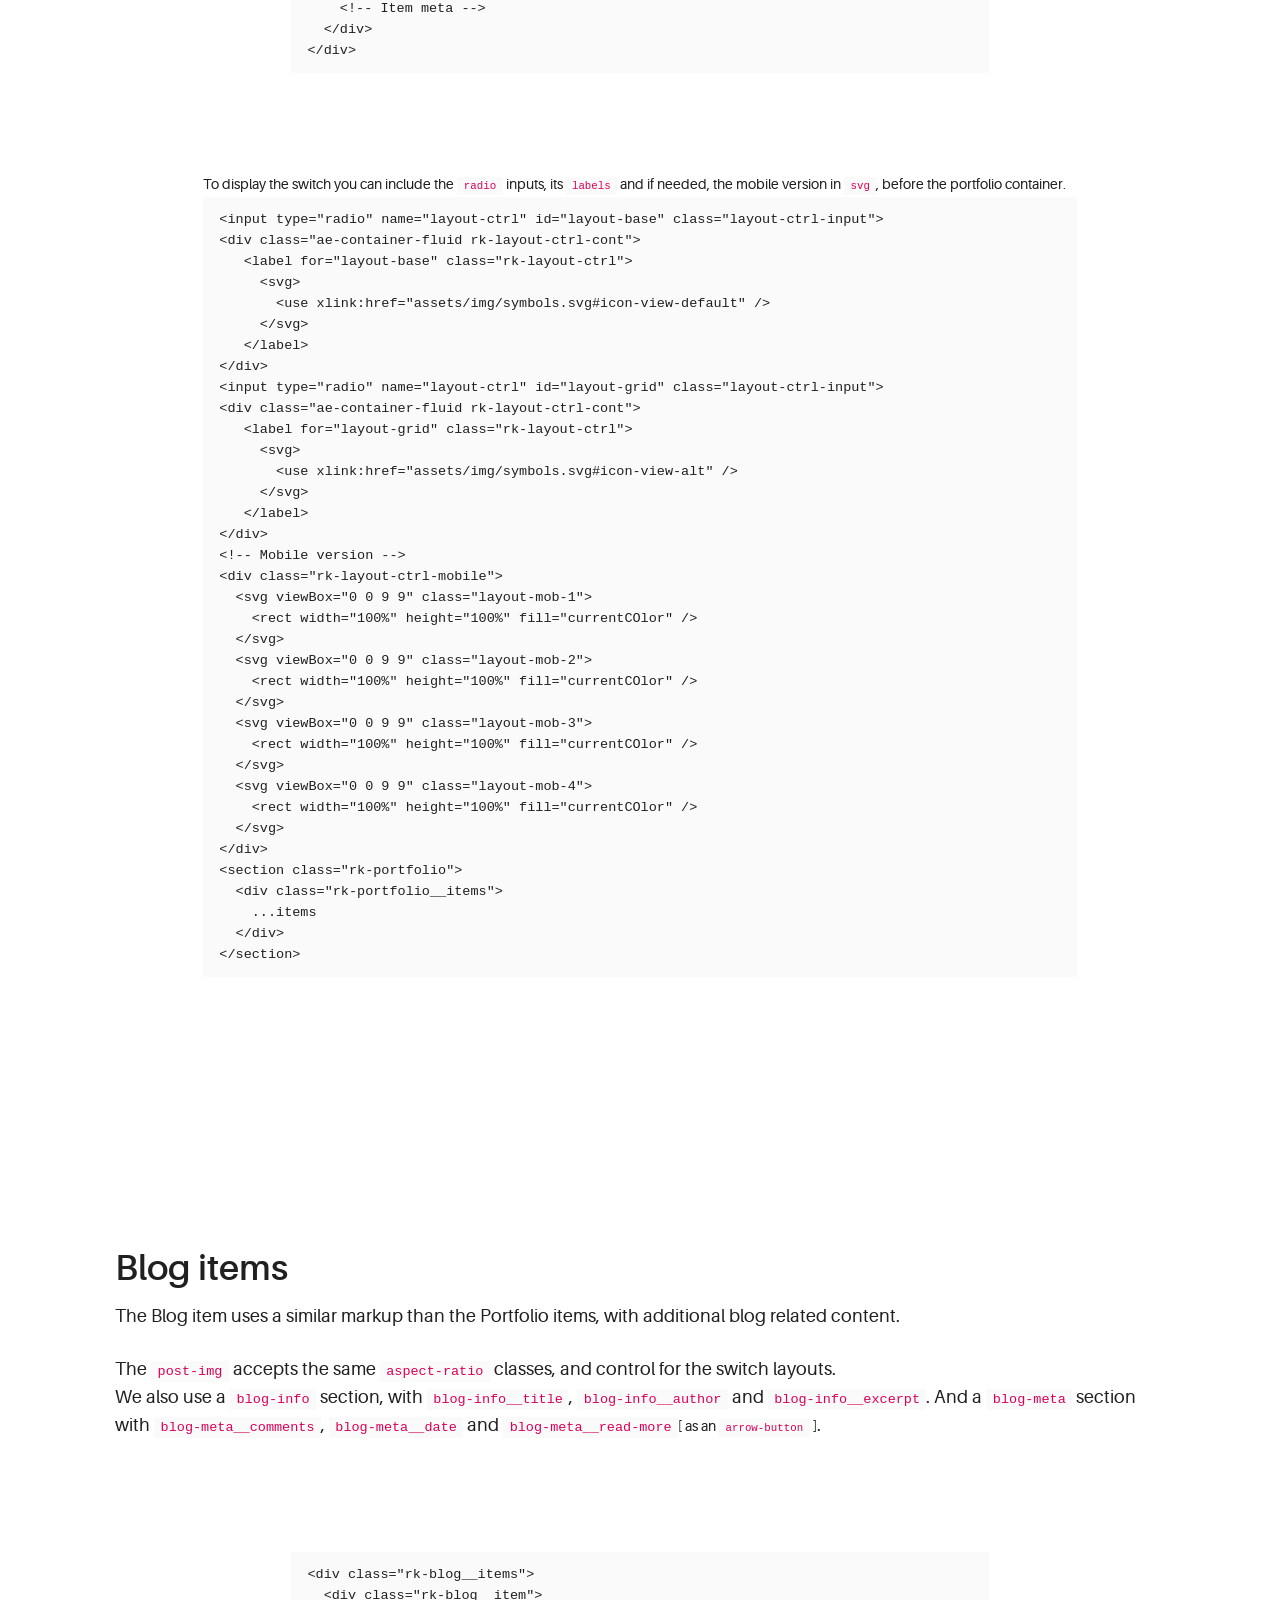
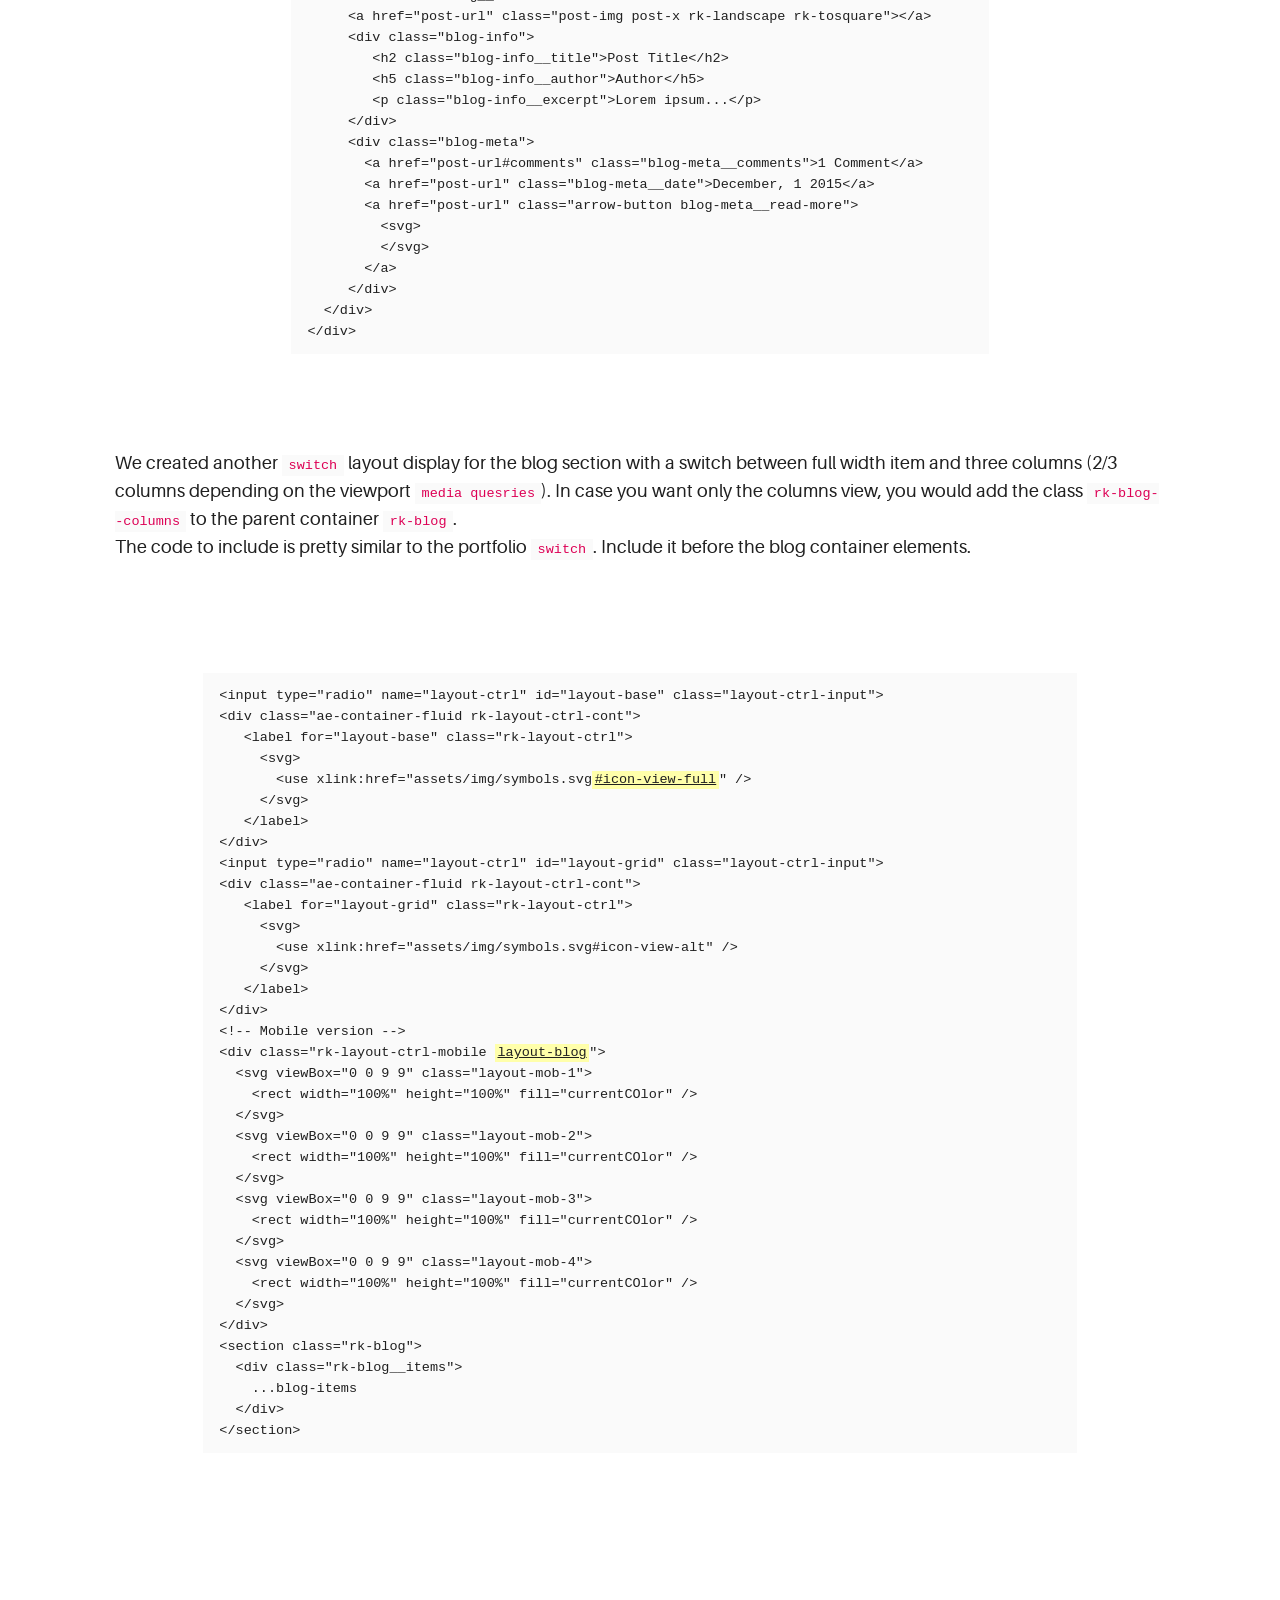
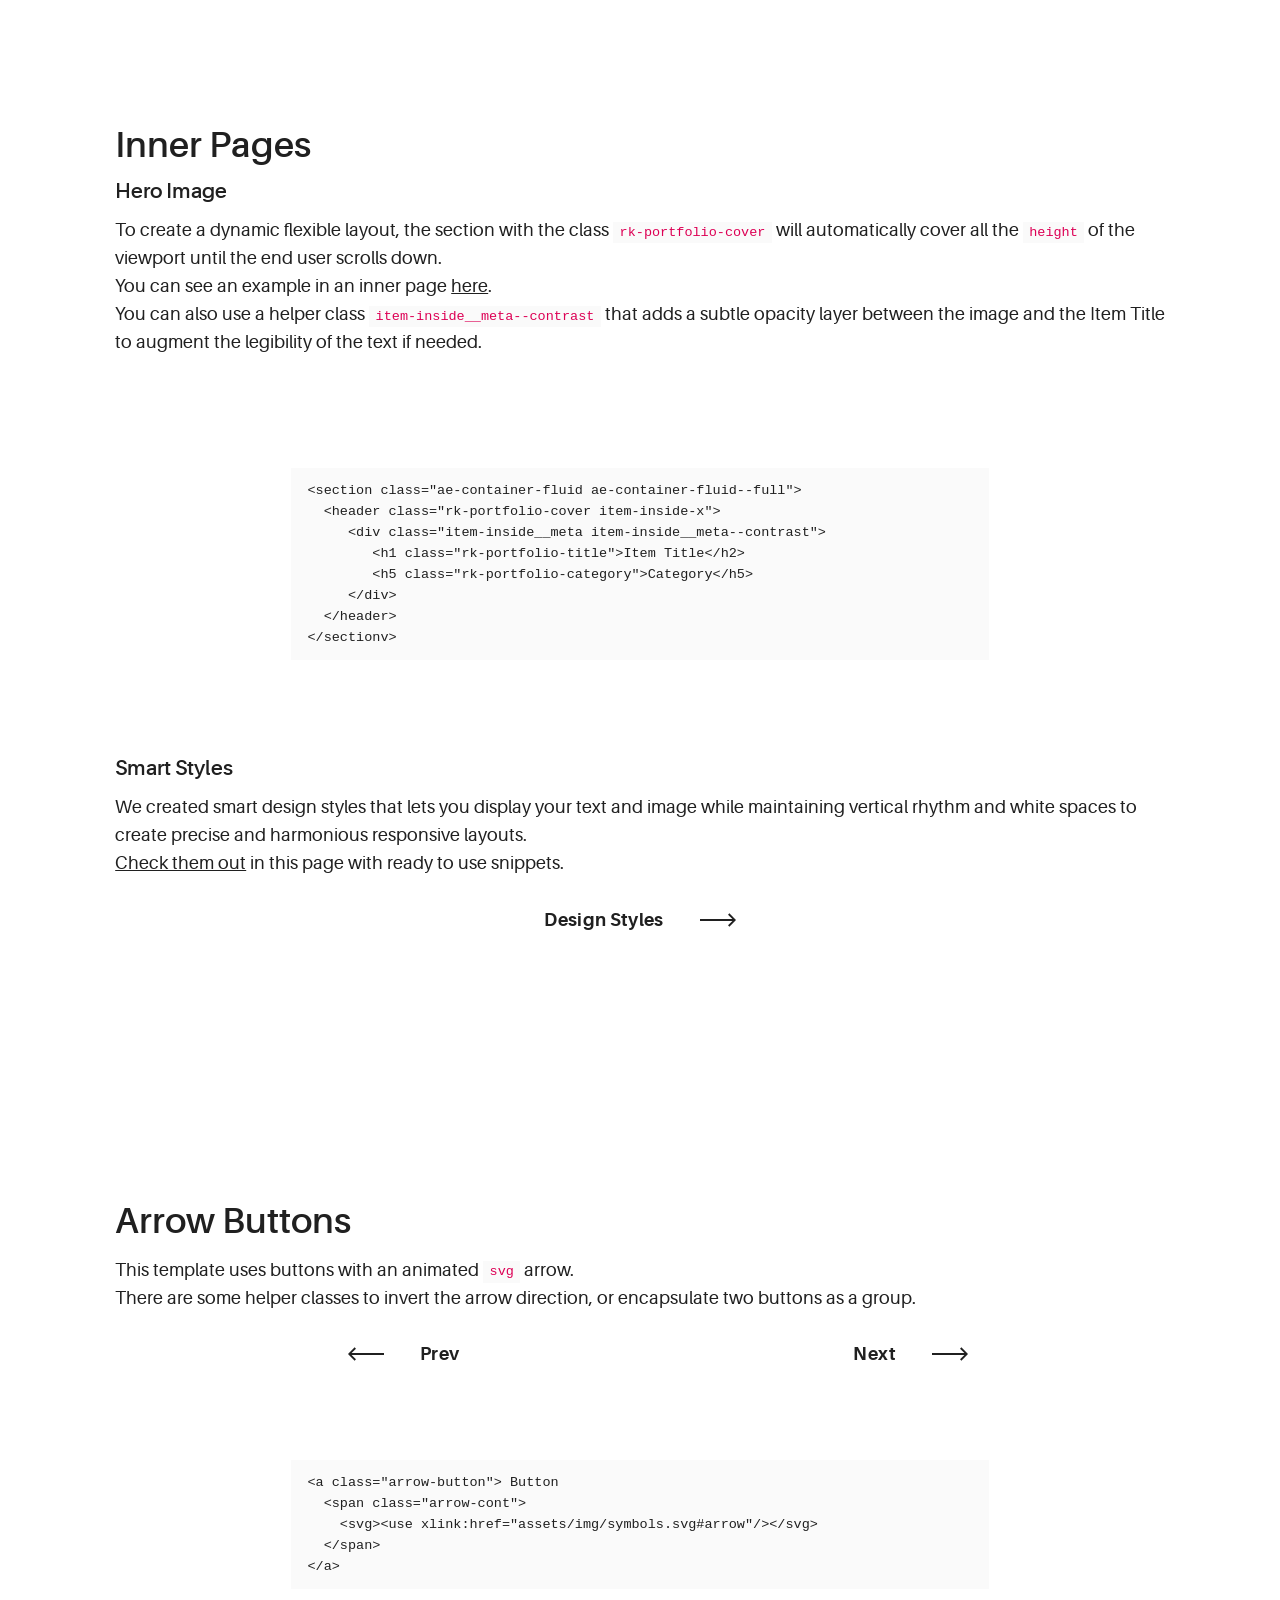
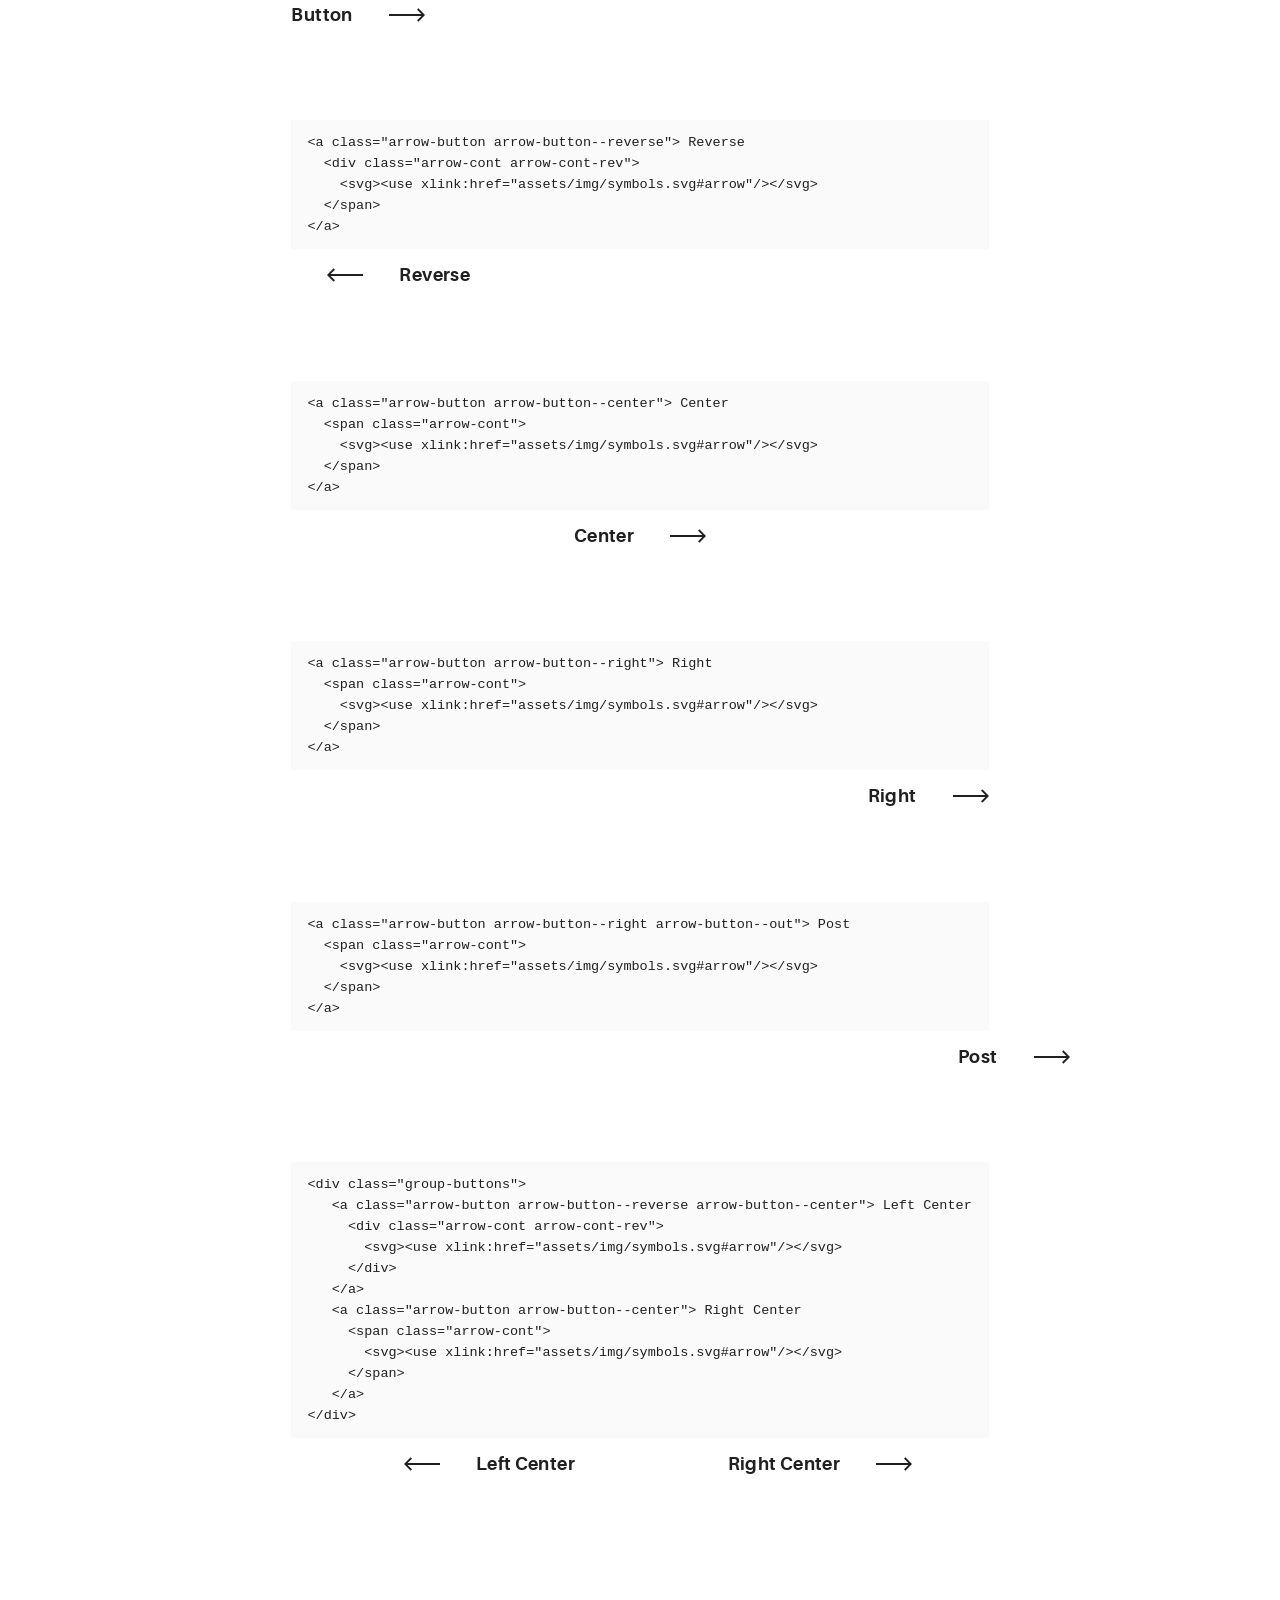
<file: Curso AngularJS/Templates/URKU-Portfolio-Template-HTML5-PIXEDEN-v.1.0.5/URKU-Portfolio-Template-HTML5-PIXEDEN-v.1.0.5/HTML/documentation.html>
<!DOCTYPE html>
<html>
  <head>
    <meta name="viewport" content="width=device-width, initial-scale=1.0">
    <meta charset="UTF-8">
    <title>Urku Portfolio :: Pixeden</title>
    <link rel="icon" type="image/svg+xml" href="assets/img/urku-ico.svg">
    <link rel="stylesheet" href="assets/css/aurora-pack.min.css">
    <link rel="stylesheet" href="assets/css/aurora-theme-base.min.css">
    <link rel="stylesheet" href="assets/css/urku.css">
  </head>
  <body class="top-fixed">
    <header class="ae-container-fluid ae-container-fluid--full rk-header ">
      <input type="checkbox" id="mobile-menu" class="rk-mobile-menu">
      <label for="mobile-menu">
        <svg>
          <use xlink:href="assets/img/symbols.svg#bar"></use>
        </svg>
        <svg>
          <use xlink:href="assets/img/symbols.svg#bar"></use>
        </svg>
        <svg>
          <use xlink:href="assets/img/symbols.svg#bar"></use>
        </svg>
      </label>
      <div class="ae-container-fluid rk-topbar">
        <h1 class="rk-logo"><a href="index.html">urku portfolio<sup>tm</sup></a></h1>
        <nav class="rk-navigation">
          <ul class="rk-menu">
            <li class="rk-menu__item"><a href="index.html" class="rk-menu__link">Home</a>
            </li>
            <li class="rk-menu__item"><a href="portfolio.html" class="rk-menu__link">Portfolio</a>
              <nav class="rk-menu__sub">
                <ul class="rk-container">
                  <li class="rk-menu__item"><a href="portfolio.html" class="rk-menu__link">Flex</a></li>
                  <li class="rk-menu__item"><a href="portfolio-alt.html" class="rk-menu__link">Switch</a></li>
                  <li class="rk-menu__item"><a href="portfolio-raw.html" class="rk-menu__link">Static</a></li>
                  <li class="rk-menu__item"><a href="portfolio-masonry.html" class="rk-menu__link">Masonry</a></li>
                </ul>
              </nav>
            </li>
            <li class="rk-menu__item"><a href="blog.html" class="rk-menu__link">Blog</a>
            </li>
            <li class="active rk-menu__item"><a href="#0" class="rk-menu__link">Pages</a>
              <nav class="rk-menu__sub">
                <ul class="rk-container">
                  <li class="rk-menu__item"><a href="about.html" class="rk-menu__link">About</a></li>
                  <li class="rk-menu__item"><a href="documentation.html" class="rk-menu__link">Documentation</a></li>
                  <li class="rk-menu__item"><a href="design-styles.html" class="rk-menu__link">Design Styles</a></li>
                </ul>
              </nav>
            </li>
            <li class="rk-menu__item"><a href="contact.html" class="rk-menu__link">Contact Us</a>
            </li>
          </ul>
          <form class="rk-search">
            <input type="text" placeholder="Search" id="urku-search" class="rk-search-field">
            <label for="urku-search">
              <svg>
                <use xlink:href="assets/img/symbols.svg#icon-search"></use>
              </svg>
            </label>
          </form>
        </nav>
      </div>
    </header>
    <style>
      .hash-link {
        position: relative;
      }
      .hash-link:before {
        content: '#';
        opacity: 0;
        position: absolute;
        right: 100%;
        transform: translatex(.25em);
        transition: .3s;
      }
      .hash-link:hover:before {
        opacity: 1;
        transform: translatex(0);
      }
      
      .layout-ctrl-input:checked + .demo-switch {
        color: #a0a0a0;
      }
      .demo-switch {
        cursor: pointer;
        display: none;
        height: 32px;
        transition: color .3s;
        width: 28px;
      }
      .demo-switch:hover {
        color: #a0a0a0;
      }
      .demo-switch svg {
        height: 100%;
        width: 100%;
      }
      
      @media (min-width: 40em) {
        .demo-switch {
          display: inline-block !important;
        }
      }
      
    </style>
    <section class="ae-container-fluid ae-container-fluid--full rk-main">
      <div class="item-inside__meta">
        <h1 class="ae-u-bolder rk-portfolio-title ">Documentation</h1>
      </div>
      <div class="ae-container-fluid ae-container-fluid--inner">
        <div class="ae-grid ae-grid au-xs-ptp-1">
          <div class="ae-grid__item item-lg-12">
            <h2 id="portfolio-items"><a href="#portfolio-items" class="hash-link">Portfolio Items</a>
            </h2>
            <h3 id="static-items"><a href="#static-items" class="hash-link">Static Items</a>
            </h3>
            <p>You can create a static portfolio page by using our grid system <a href="http://themes-pixeden.com/aurora-kit/grid.html" class="au-underline">Aurora</a>, creating the grid structure with <code>ae-grid</code>, adding your items with <code>ae-grid__item</code>and <a href="http://themes-pixeden.com/aurora-kit/grid.html" class="au-underline">customizing</a> it as you want. </p>
            <div class="ae-grid">
              <div class="ae-grid__item item-lg-4"><a href="portfolio-item.html" class="rk-item"><img src="assets/img/project-1.jpg" alt="">
                  <div class="item-meta">
                    <h2>Essential Stationery</h2>
                    <p>Branding</p>
                  </div></a></div>
              <div class="ae-grid__item item-lg-4"><a href="portfolio-item.html" class="rk-item"><img src="assets/img/project-4.jpg" alt="">
                  <div class="item-meta">
                    <h2>Tumblr hammock</h2>
                    <p>Packaging</p>
                  </div></a></div>
              <div class="ae-grid__item item-lg-4"><a href="portfolio-item.html" class="rk-item"><img src="assets/img/project-5.jpg" alt="">
                  <div class="item-meta">
                    <h2>Biodiesel etsy</h2>
                    <p>Branding</p>
                  </div></a></div>
            </div>
          </div>
        </div>
        <div class="ae-grid au-xs-ptp-1">
          <div class="ae-grid__item item-lg-8 item-lg--offset-2">
            <pre><code>&lt;div class=&quot;ae-grid&quot;&gt; 
   &lt;!-- first column --&gt;
   &lt;div class=&quot;ae-grid__item item-lg-4&quot;&gt; 
     &lt;a href=&quot;item-url&quot; class=&quot;rk-item&quot;&gt;
       &lt;img src=&quot;img-url&quot; /&gt;
       &lt;span class=&quot;item-meta&quot;&gt;
         &lt;h2&gt;Title&lt;/h2&gt;
         &lt;p&gt;Category&lt;/p&gt;
       &lt;/span&gt;
     &lt;/a&gt;
   &lt;/div&gt;
   &nbsp;
   &lt;!-- other columns... --&gt;
&lt;/div&gt;</code></pre>
          </div>
        </div>
        <div class="ae-grid ae-grid au-xs-ptp-1">
          <div class="ae-grid__item item-lg-12">
            <h3 id="masonry-items"><a href="#masonry-items" class="hash-link">Masonry Items</a>
            </h3>
            <p>You can also use the <a href="http://themes-pixeden.com/aurora-kit/grid.html#masonry-grid" class="au-underline">Masonry</a> grid style of <a href="http://themes-pixeden.com/aurora-kit/grid.html" class="au-underline">Aurora</a>. Create a <code>ae-masonry</code> container and add each item with the class<code>ae-masonry__item</code>. You can also set the number of columns for each viewport.</p>
            <div class="ae-masonry ae-masonry-md-2"><a href="portfolio-item.html" class="rk-item ae-masonry__item"><img src="assets/img/project-1.jpg" alt="">
                <div class="item-meta">
                  <h2>Essential Stationery</h2>
                  <p>Branding</p>
                </div></a><a href="portfolio-item.html" class="rk-item ae-masonry__item"><img src="assets/img/project-2.jpg" alt="">
                <div class="item-meta">
                  <h2>Pickled Tousled</h2>
                  <p>Art Direction</p>
                </div></a><a href="portfolio-item.html" class="rk-item ae-masonry__item"><img src="assets/img/project-3.jpg" alt="">
                <div class="item-meta">
                  <h2>Waistcoat vegan</h2>
                  <p>Graphic Design</p>
                </div></a><a href="portfolio-item.html" class="rk-item ae-masonry__item"><img src="assets/img/project-4.jpg" alt="">
                <div class="item-meta">
                  <h2>Tumblr hammock</h2>
                  <p>Packaging</p>
                </div></a>
            </div>
          </div>
        </div>
        <div class="ae-grid au-xs-ptp-1">
          <div class="ae-grid__item item-lg-8 item-lg--offset-2">
            <pre><code>&lt;div class=&quot;ae-masonry ae-masonry-md-2 ae-masonry-xl-4&quot;&gt; 
   &lt;a href=&quot;item-url&quot; class=&quot;rk-item <ins>ae-masonry__item</ins>&quot;&gt;
     &lt;img src=&quot;img-url&quot; /&gt;
     &lt;span class=&quot;item-meta&quot;&gt;
       &lt;h2&gt;Title&lt;/h2&gt;
       &lt;p&gt;Category&lt;/p&gt;
     &lt;/span&gt;
   &lt;/a&gt;
 &nbsp;
 &lt;!-- other items... --&gt;
&lt;/div&gt;</code></pre>
          </div>
        </div>
        <div class="ae-grid ae-grid au-xs-ptp-1">
          <div class="ae-grid__item item-lg-12">
            <h3 id="flexible-items"><a href="#flexible-items" class="hash-link">Flexible Items</a>
            </h3>
            <p>The special portfolio items we are using in Urku Portfolio adapt in a <a href="https://developer.mozilla.org/en-US/docs/Web/CSS/CSS_Flexible_Box_Layout/Using_CSS_flexible_boxes" target="_balnk" class="au-underline">flexible</a> way to the viewport, alowing them for instance to resize to new <a href="#switch-layout" class="au-underline">layout switches</a>. Just add the class <code>rk-item--flex </code> along the <code>rk-item</code> class on each items, inside the flex container with the <code>rk-portfolio__items</code> class.<br>Those flexible items are implemented as <code>background-image</code> with incremental numbered classes like <code>item-{number}</code> to set the specific <code>background-image</code> for each item.</p>
          </div>
        </div>
        <div class="rk-portfolio__items"><a href="portfolio-item.html" class="item-1 rk-item rk-item--flex"><span class="item-meta">
              <h2>Essential Stationery</h2>
              <p>Branding</p></span></a><a href="portfolio-item.html" class="item-2 rk-item rk-item--flex"><span class="item-meta">
              <h2>Pickled Tousled</h2>
              <p>Art Direction</p></span></a><a href="portfolio-item.html" class="item-3 rk-item rk-item--flex"><span class="item-meta">
              <h2>Waistcoat vegan</h2>
              <p>Graphic Design</p></span></a><a href="portfolio-item.html" class="item-4 rk-item rk-item--flex"><span class="item-meta">
              <h2>Tumblr hammock</h2>
              <p>Packaging</p></span></a><a href="portfolio-item.html" class="item-5 rk-item rk-item--flex"><span class="item-meta">
              <h2>Biodiesel etsy</h2>
              <p>Branding</p></span></a>
        </div>
        <div class="ae-grid au-xs-ptp-1">
          <div class="ae-grid__item item-lg-8 item-lg--offset-2">
            <pre><code>&lt;div class=&quot;rk-portfolio__items&quot;&gt; 
  &lt;a href=&quot;item-url&quot; class=&quot;rk-item <ins>rk-item--flex</ins> item-1&quot;&gt;
     &lt;span class=&quot;item-meta&quot;&gt;
        &lt;h2&gt;Title&lt;/h2&gt;
        &lt;p&gt;Category&lt;/p&gt;
     &lt;/span&gt;
  &lt;/a&gt;
  &lt;a href=&quot;item-url&quot; class=&quot;rk-item item-2&quot;&gt;
    ...
  &lt;/a&gt;
  ...
&lt;/div&gt;</code></pre>
          </div>
        </div>
        <div class="ae-grid au-xs-ptp-1">
          <div class="ae-grid__item item-lg-8 item-lg--offset-2"><span><small>CSS <code>background-image</code> example.</small></span>
            <pre><code>.item-2 {
  background-image: url('path/to/img/');
}</code></pre>
          </div>
        </div>
        <div class="ae-grid au-xs-ptp-1">
          <div class="ae-grid__item item-lg-12">
            <h3 id="advanced-layouts"><a href="#advanced-layouts" class="hash-link">Advanced Layouts</a>
            </h3>
            <p>Our flexible items can be modified easily to create original custom advanced layouts.<br>A series of class allows you to modify the item size, aspect ratio and create smart item containers for precise layouts.</p>
            <h5 id="size" class="ae-u-bolder"><a href="#size" class="hash-link">Size</a>
            </h5>
            <p>Based on a 12 columns grid, you can control the size in columns with the class <code>rk-size-{cols}</code>, for example <code>rk-size-6</code> would fill half a row (6 columns of 12).</p>
            <div class="rk-portfolio__items">
              <div class="rk-item rk-item--flex item-10 rk-size-4"></div>
              <div class="rk-item rk-item--flex item-1 rk-size-8"></div>
            </div>
          </div>
        </div>
        <div class="ae-grid au-xs-ptp-1">
          <div class="ae-grid__item item-lg-8 item-lg--offset-2">
            <pre><code>&lt;div class=&quot;rk-portfolio__items&quot;&gt; 
  &lt;div class=&quot;rk-item item-10 <ins>rk-size-4</ins>&quot;&gt;
    &lt;!-- Item meta --&gt;
  &lt;/div&gt;
  &lt;div class=&quot;rk-item item-1 <ins>rk-size-8</ins>&quot;&gt;
    &lt;!-- Item meta --&gt;
  &lt;/div&gt;
&lt;/div&gt;</code></pre>
          </div>
        </div>
        <div class="ae-grid au-xs-ptp-1">
          <div class="ae-grid__item item-lg-12">
            <h5 id="aspect-ratio" class="ae-u-bolder"><a href="#aspect-ratio" class="hash-link">Aspect Ratio</a>
            </h5>
            <p>You can control the aspect ratio and create different display view for the item. There are three aspect modifiers classes that are <code>rk-landscape</code>, <code>rk-portrait</code>or <code>rk-square</code>. Look below the previous example with a modifier. <br>Those helpers will let you create and control your flexible design layout and tweak it as necessary.</p>
            <div class="rk-portfolio__items">
              <div class="rk-item rk-item--flex item-10 rk-size-4"></div>
              <div class="rk-item rk-item--flex item-1 rk-size-8 rk-landscape"></div>
            </div>
          </div>
        </div>
        <div class="ae-grid au-xs-ptp-1 au-xs-pbp-1">
          <div class="ae-grid__item item-lg-8 item-lg--offset-2">
            <pre><code>&lt;div class=&quot;rk-portfolio__items&quot;&gt; 
  &lt;div class=&quot;rk-item item-10 rk-size-4
    &lt;!-- Item meta --&gt;
  &lt;/div&gt;
  &lt;div class=&quot;rk-item item-1 rk-size-8 <ins>rk-landscape</ins>&quot;&gt;
    &lt;!-- Item meta --&gt;
  &lt;/div&gt;
&lt;/div&gt;</code></pre>
          </div>
        </div>
        <div class="ae-grid ae-grid">
          <div class="ae-grid__item item-lg-12">
            <h5 id="hover-style"><a href="#hover-style" class="hash-link">Hover Style</a>
            </h5>
            <p>When hovering on an item a "Blend Mode" is applied to create a subtle effect. This is applied to the image through the CSS property <code>background-blend-mode</code>. This creates a special Black &amp; White and Brightness effect.<br>We also add an extra layer when <code>item-meta</code> is used, to create a white semi transparent layer to help with text legibility.</p>
            <div class="ae-grid au-xs-pbp-1">
              <div class="ae-grid__item item-lg-8 item-lg--offset-2">
                <div class="rk-portfolio__items"><a href="#0" class="rk-item rk-item--flex item-7"></a><a href="#0" class="rk-item rk-item--flex item-8 rk-landscape">
                    <div class="item-meta">
                      <h2>Trust fund</h2>
                      <p>Packaging</p>
                    </div></a></div>
                <p><small> This effect is not visible in Safari browser as it has for now only partial support for blend modes.</small></p>
              </div>
            </div>
          </div>
        </div>
        <div class="ae-grid au-xs-ptp-1">
          <div class="ae-grid__item item-lg-12">
            <h5 id="smart-item-containers" class="ae-u-bolder"><a href="#smart-item-containers" class="hash-link">Smart Item Containers</a>
            </h5>
            <p>You can create complex layouts holding items in smart containers with the class <code>rk-items-cont</code>.</p>
            <div class="rk-portfolio__items">
              <div class="rk-items-cont rk-size-6">
                <div class="rk-item rk-item--flex item-4 rk-landscape"></div>
                <div class="rk-item rk-item--flex item-5 rk-landscape"></div>
              </div>
              <div class="rk-item rk-item--flex item-6"></div>
            </div>
          </div>
        </div>
        <div class="ae-grid au-xs-ptp-1">
          <div class="ae-grid__item item-lg-8 item-lg--offset-2">
            <pre><code>&lt;div class=&quot;rk-portfolio__items&quot;&gt; 
  &lt;div class=&quot;<ins>rk-items-cont</ins> rk-size-6&quot;&gt;
     &lt;div class=&quot;rk-item item-4 rk-landscape&quot;&gt;
       &lt;!-- Item meta --&gt;
     &lt;/div&gt;
     &lt;div class=&quot;rk-item item-5 rk-landscape&quot;&gt;
       &lt;!-- Item meta --&gt;
     &lt;/div&gt;
  &lt;/div&gt;
  &lt;div class=&quot;rk-item item-6&quot;&gt;
    &lt;!-- Item meta --&gt;
  &lt;/div&gt;
&lt;/div&gt;</code></pre>
            <p> <small>Look that for <code>item-6</code> we did not declare a <code>size</code> helper because the smart container make it fill the remaining available space. This lets you create precise layouts.</small></p>
          </div>
        </div>
        <div class="ae-grid au-xs-ptp-1">
          <div class="ae-grid__item item-lg-12">
            <h5 id="switch-layout" class="ae-u-bolder"><a href="#switch-layout" class="hash-link">Switch Layout</a>
            </h5>
            <p>The switch layout is an advanced use of our flexible items that lets the end-user switch between two layouts with only CSS, this is set-up with each portfolio item through classes.<br>Just add the <code>size</code> and <code>aspect-ratio</code> you want for the alternate item layout with <code>rk-tosize-{cols}</code> for the columns, and <code>rk-tolandscape</code>, <code>rk-toportrait</code> and <code>rk-tosquare</code> for the aspect ratio. <br>Try it by clicking on the switch icons below.</p>
          </div>
        </div>
        <div class="au-xs-ta-center">
          <input type="radio" name="layout-ctrl" checked id="layout-base" class="layout-ctrl-input">
          <label for="layout-base" class="demo-switch">
            <svg>
              <use xlink:href="assets/img/symbols.svg#icon-view-default"></use>
            </svg>
          </label>
          <input type="radio" name="layout-ctrl" id="layout-grid" class="layout-ctrl-input">
          <label for="layout-grid" class="demo-switch">
            <svg>
              <use xlink:href="assets/img/symbols.svg#icon-view-alt"></use>
            </svg>
          </label>
          <section class="rk-portfolio">
            <div class="rk-portfolio__items">
              <div class="rk-items-cont rk-size-6 rk-tosize-8">
                <div class="rk-item rk-item--flex item-4 rk-tosize-6 rk-landscape">
                  <div class="item-meta">
                    <h2>Tumblr hammock</h2>
                    <p>Packaging</p>
                  </div>
                </div>
                <div class="rk-item rk-item--flex item-5 rk-tosize-6 rk-landscape">
                  <div class="item-meta">
                    <h2>Biodiesel etsy</h2>
                    <p>Branding</p>
                  </div>
                </div>
              </div>
              <div class="rk-item rk-item--flex item-6 rk-tosize-4">
                <div class="item-meta">
                  <h2>Gentrify artisan</h2>
                  <p>Graphic Design</p>
                </div>
              </div>
            </div>
          </section>
        </div>
        <div class="ae-grid au-xs-ptp-1">
          <div class="ae-grid__item item-lg-8 item-lg--offset-2">
            <pre><code>&lt;div class=&quot;rk-portfolio__items&quot;&gt; 
  &lt;div class=&quot;rk-items-cont rk-size-6 <ins>rk-tosize-8</ins>&quot;&gt;
     &lt;div class=&quot;rk-item item-4 <ins>rk-tosize-6</ins> rk-landscape&quot;&gt;
       &lt;!-- Item meta --&gt;
     &lt;/div&gt;
     &lt;div class=&quot;rk-item item-5 <ins>rk-tosize-6</ins> rk-landscape&quot;&gt;
       &lt;!-- Item meta --&gt;
     &lt;/div&gt;
  &lt;/div&gt;
  &lt;div class=&quot;rk-item item-6 <ins>rk-tosize-4</ins>&quot;&gt;
    &lt;!-- Item meta --&gt;
  &lt;/div&gt;
&lt;/div&gt;</code></pre>
          </div>
        </div>
        <div class="ae-grid au-xs-ptp-1">
          <div class="ae-grid__item item-lg-10 item-lg--offset-1"><span> <small>To display the switch you can include the <code>radio</code> inputs, its <code>labels</code> and if needed, the mobile version in <code>svg</code>, before the portfolio container.</small></span>
            <pre><code>&lt;input type=&quot;radio&quot; name=&quot;layout-ctrl&quot; id=&quot;layout-base&quot; class=&quot;layout-ctrl-input&quot;&gt; 
&lt;div class=&quot;ae-container-fluid rk-layout-ctrl-cont&quot;&gt;
   &lt;label for=&quot;layout-base&quot; class=&quot;rk-layout-ctrl&quot;&gt;
     &lt;svg&gt;
       &lt;use xlink:href=&quot;assets/img/symbols.svg#icon-view-default&quot; /&gt;
     &lt;/svg&gt;
   &lt;/label&gt;
&lt;/div&gt;
&lt;input type=&quot;radio&quot; name=&quot;layout-ctrl&quot; id=&quot;layout-grid&quot; class=&quot;layout-ctrl-input&quot;&gt; 
&lt;div class=&quot;ae-container-fluid rk-layout-ctrl-cont&quot;&gt;
   &lt;label for=&quot;layout-grid&quot; class=&quot;rk-layout-ctrl&quot;&gt;
     &lt;svg&gt;
       &lt;use xlink:href=&quot;assets/img/symbols.svg#icon-view-alt&quot; /&gt;
     &lt;/svg&gt;
   &lt;/label&gt;
&lt;/div&gt;
&lt;!-- Mobile version --&gt;
&lt;div class=&quot;rk-layout-ctrl-mobile&quot;&gt;
  &lt;svg viewBox=&quot;0 0 9 9&quot; class=&quot;layout-mob-1&quot;&gt;
    &lt;rect width=&quot;100%&quot; height=&quot;100%&quot; fill=&quot;currentCOlor&quot; /&gt;
  &lt;/svg&gt;
  &lt;svg viewBox=&quot;0 0 9 9&quot; class=&quot;layout-mob-2&quot;&gt;
    &lt;rect width=&quot;100%&quot; height=&quot;100%&quot; fill=&quot;currentCOlor&quot; /&gt;
  &lt;/svg&gt;
  &lt;svg viewBox=&quot;0 0 9 9&quot; class=&quot;layout-mob-3&quot;&gt;
    &lt;rect width=&quot;100%&quot; height=&quot;100%&quot; fill=&quot;currentCOlor&quot; /&gt;
  &lt;/svg&gt;
  &lt;svg viewBox=&quot;0 0 9 9&quot; class=&quot;layout-mob-4&quot;&gt;
    &lt;rect width=&quot;100%&quot; height=&quot;100%&quot; fill=&quot;currentCOlor&quot; /&gt;
  &lt;/svg&gt;
&lt;/div&gt;
&lt;section class=&quot;rk-portfolio&quot;&gt;
  &lt;div class=&quot;rk-portfolio__items&quot;&gt;
    ...items
  &lt;/div&gt;
&lt;/section&gt;</code></pre>
          </div>
        </div>
        <div class="ae-grid ae-grid au-xs-ptp-3">
          <div class="ae-grid__item item-lg-12">
            <h2 id="blog-items"><a href="#blog-items" class="hash-link">Blog items</a>
            </h2>
            <p>The Blog item uses a similar markup than the Portfolio items, with additional blog related content.</p>
            <p>The <code>post-img</code> accepts the same <code>aspect-ratio</code> classes, and control for the switch layouts.<br>We also use a <code>blog-info</code> section, with <code>blog-info__title</code>, <code>blog-info__author</code> and <code>blog-info__excerpt</code>. And a <code>blog-meta</code> section with <code>blog-meta__comments</code>, <code>blog-meta__date</code> and <code>blog-meta__read-more</code><small>[ as an <code>arrow-button</code> ]</small>.</p>
            <div class="ae-grid au-xs-ptp-1 au-xs-pbp-1">
              <div class="ae-grid__item item-lg-8 item-lg--offset-2">
                <pre><code>&lt;div class=&quot;rk-blog__items&quot;&gt; 
  &lt;div class=&quot;rk-blog__item&quot;&gt;
     &lt;a href=&quot;post-url&quot; class=&quot;post-img post-x rk-landscape rk-tosquare&quot;&gt;&lt;/a&gt;
     &lt;div class=&quot;blog-info&quot;&gt;
        &lt;h2 class=&quot;blog-info__title&quot;&gt;Post Title&lt;/h2&gt;
        &lt;h5 class=&quot;blog-info__author&quot;&gt;Author&lt;/h5&gt;
        &lt;p class=&quot;blog-info__excerpt&quot;&gt;Lorem ipsum...&lt;/p&gt;
     &lt;/div&gt;
     &lt;div class=&quot;blog-meta&quot;&gt;
       &lt;a href=&quot;post-url#comments&quot; class=&quot;blog-meta__comments&quot;&gt;1 Comment&lt;/a&gt;
       &lt;a href=&quot;post-url&quot; class=&quot;blog-meta__date&quot;&gt;December, 1 2015&lt;/a&gt;
       &lt;a href=&quot;post-url&quot; class=&quot;arrow-button blog-meta__read-more&quot;&gt;
         &lt;svg&gt;
         &lt;/svg&gt;
       &lt;/a&gt;
     &lt;/div&gt;
  &lt;/div&gt;
&lt;/div&gt;</code></pre>
              </div>
            </div>
            <p>We created another <code>switch</code> layout display for the blog section with a switch between full width item and three columns (2/3 columns depending on the viewport <code>media quesries</code>). In case you want only the columns view, you would add the class <code>rk-blog--columns</code> to the parent container <code>rk-blog</code>.<br>The code to include is pretty similar to the portfolio  <code>switch</code>. Include it before the blog container elements.</p>
          </div>
        </div>
        <div class="ae-grid au-xs-ptp-1">
          <div class="ae-grid__item item-lg-10 item-lg--offset-1">
            <pre><code>&lt;input type=&quot;radio&quot; name=&quot;layout-ctrl&quot; id=&quot;layout-base&quot; class=&quot;layout-ctrl-input&quot;&gt; 
&lt;div class=&quot;ae-container-fluid rk-layout-ctrl-cont&quot;&gt;
   &lt;label for=&quot;layout-base&quot; class=&quot;rk-layout-ctrl&quot;&gt;
     &lt;svg&gt;
       &lt;use xlink:href=&quot;assets/img/symbols.svg<ins>#icon-view-full</ins>&quot; /&gt;
     &lt;/svg&gt;
   &lt;/label&gt;
&lt;/div&gt;
&lt;input type=&quot;radio&quot; name=&quot;layout-ctrl&quot; id=&quot;layout-grid&quot; class=&quot;layout-ctrl-input&quot;&gt; 
&lt;div class=&quot;ae-container-fluid rk-layout-ctrl-cont&quot;&gt;
   &lt;label for=&quot;layout-grid&quot; class=&quot;rk-layout-ctrl&quot;&gt;
     &lt;svg&gt;
       &lt;use xlink:href=&quot;assets/img/symbols.svg#icon-view-alt&quot; /&gt;
     &lt;/svg&gt;
   &lt;/label&gt;
&lt;/div&gt;
&lt;!-- Mobile version --&gt;
&lt;div class=&quot;rk-layout-ctrl-mobile <ins>layout-blog</ins>&quot;&gt;
  &lt;svg viewBox=&quot;0 0 9 9&quot; class=&quot;layout-mob-1&quot;&gt;
    &lt;rect width=&quot;100%&quot; height=&quot;100%&quot; fill=&quot;currentCOlor&quot; /&gt;
  &lt;/svg&gt;
  &lt;svg viewBox=&quot;0 0 9 9&quot; class=&quot;layout-mob-2&quot;&gt;
    &lt;rect width=&quot;100%&quot; height=&quot;100%&quot; fill=&quot;currentCOlor&quot; /&gt;
  &lt;/svg&gt;
  &lt;svg viewBox=&quot;0 0 9 9&quot; class=&quot;layout-mob-3&quot;&gt;
    &lt;rect width=&quot;100%&quot; height=&quot;100%&quot; fill=&quot;currentCOlor&quot; /&gt;
  &lt;/svg&gt;
  &lt;svg viewBox=&quot;0 0 9 9&quot; class=&quot;layout-mob-4&quot;&gt;
    &lt;rect width=&quot;100%&quot; height=&quot;100%&quot; fill=&quot;currentCOlor&quot; /&gt;
  &lt;/svg&gt;
&lt;/div&gt;
&lt;section class=&quot;rk-blog&quot;&gt;
  &lt;div class=&quot;rk-blog__items&quot;&gt;
    ...blog-items
  &lt;/div&gt;
&lt;/section&gt;</code></pre>
          </div>
        </div>
        <div class="ae-grid ae-grid au-xs-ptp-3">
          <div class="ae-grid__item item-lg-12">
            <h2 id="inner-pages"><a href="#inner-pages" class="hash-link">Inner Pages</a>
            </h2>
            <h5 id="hero-image"><a href="#hero-image" class="hash-link">Hero Image</a>
            </h5>
            <p>To create a dynamic flexible layout, the section with the class <code>rk-portfolio-cover</code> will automatically cover all the <code>height</code> of the viewport until the end user scrolls down.<br> You can see an example in an inner page <a href="portfolio-item.html" class="au-underline">here</a>.<br>You can also use a helper class <code>item-inside__meta--contrast</code> that adds a subtle opacity layer between the image and the Item Title to augment the legibility of the text if needed.</p>
          </div>
        </div>
        <div class="ae-grid au-xs-ptp-1">
          <div class="ae-grid__item item-lg-8 item-lg--offset-2">
            <pre><code>&lt;section class=&quot;ae-container-fluid ae-container-fluid--full&quot;&gt; 
  &lt;header class=&quot;rk-portfolio-cover item-inside-x&quot;&gt;
     &lt;div class=&quot;item-inside__meta item-inside__meta--contrast&quot;&gt;
        &lt;h1 class=&quot;rk-portfolio-title&quot;&gt;Item Title&lt;/h2&gt;
        &lt;h5 class=&quot;rk-portfolio-category&quot;&gt;Category&lt;/h5&gt;
     &lt;/div&gt;
  &lt;/header&gt;
&lt;/sectionv&gt;</code></pre>
          </div>
        </div>
        <div class="ae-grid ae-grid au-xs-ptp-1">
          <div class="ae-grid__item item-lg-12">
            <h5 id="smart-styles"><a href="#smart-styles" class="hash-link">Smart Styles</a>
            </h5>
            <p>We created smart design styles that lets you display your text and image while maintaining vertical rhythm and white spaces to create precise and harmonious responsive layouts.<br><a href="design-styles.html" class="au-underline">Check them out</a> in this page with ready to use snippets.</p>
            <div class="group-buttons"><a href="design-styles.html" class="arrow-button arrow-button--center">Design Styles<span class="arrow-cont">
                  <svg>
                    <use xlink:href="assets/img/symbols.svg#arrow"></use>
                  </svg></span></a></div>
          </div>
        </div>
        <div class="ae-grid ae-grid au-xs-ptp-3">
          <div class="ae-grid__item item-lg-12">
            <h2 id="arrow-buttons"><a href="#arrow-buttons" class="hash-link">Arrow Buttons</a>
            </h2>
            <p>This template uses buttons with an animated <code>svg</code> arrow.<br>There are some helper classes to invert the arrow direction, or encapsulate two buttons as a group.</p>
            <div class="group-buttons au-mt-2"><a href="#0" class="arrow-button arrow-button--reverse arrow-button--center">Prev
                <div class="arrow-cont arrow-cont-rev">
                  <svg>
                    <use xlink:href="assets/img/symbols.svg#arrow"></use>
                  </svg>
                </div></a><a href="#0" class="arrow-button arrow-button--center">Next<span class="arrow-cont">
                  <svg>
                    <use xlink:href="assets/img/symbols.svg#arrow"></use>
                  </svg></span></a></div>
          </div>
        </div>
        <div class="ae-grid au-xs-ptp-1">
          <div class="ae-grid__item item-lg-8 item-lg--offset-2">
            <pre><code>&lt;a class=&quot;arrow-button&quot;&gt; Button
  &lt;span class=&quot;arrow-cont&quot;&gt;
    &lt;svg&gt;&lt;use xlink:href=&quot;assets/img/symbols.svg#arrow&quot;/&gt;&lt;/svg&gt;
  &lt;/span&gt;
&lt;/a&gt;</code></pre><a href="#0" class="arrow-button">Button<span class="arrow-cont">
                <svg>
                  <use xlink:href="assets/img/symbols.svg#arrow"></use>
                </svg></span></a>
          </div>
        </div>
        <div class="ae-grid au-xs-ptp-1">
          <div class="ae-grid__item item-lg-8 item-lg--offset-2">
            <pre><code>&lt;a class=&quot;arrow-button arrow-button--reverse&quot;&gt; Reverse
  &lt;div class=&quot;arrow-cont arrow-cont-rev&quot;&gt;
    &lt;svg&gt;&lt;use xlink:href=&quot;assets/img/symbols.svg#arrow&quot;/&gt;&lt;/svg&gt;
  &lt;/span&gt;
&lt;/a&gt;</code></pre><a href="#0" class="arrow-button arrow-button--reverse">Reverse
              <div class="arrow-cont arrow-cont-rev">
                <svg>
                  <use xlink:href="assets/img/symbols.svg#arrow"></use>
                </svg>
              </div></a>
          </div>
        </div>
        <div class="ae-grid au-xs-ptp-1">
          <div class="ae-grid__item item-lg-8 item-lg--offset-2">
            <pre><code>&lt;a class=&quot;arrow-button arrow-button--center&quot;&gt; Center
  &lt;span class=&quot;arrow-cont&quot;&gt;
    &lt;svg&gt;&lt;use xlink:href=&quot;assets/img/symbols.svg#arrow&quot;/&gt;&lt;/svg&gt;
  &lt;/span&gt;
&lt;/a&gt;</code></pre>
            <div class="group-buttons"><a href="#0" class="arrow-button arrow-button--center">Center
                <div class="arrow-cont">
                  <svg>
                    <use xlink:href="assets/img/symbols.svg#arrow"></use>
                  </svg>
                </div></a></div>
          </div>
        </div>
        <div class="ae-grid au-xs-ptp-1">
          <div class="ae-grid__item item-lg-8 item-lg--offset-2">
            <pre><code>&lt;a class=&quot;arrow-button arrow-button--right&quot;&gt; Right
  &lt;span class=&quot;arrow-cont&quot;&gt;
    &lt;svg&gt;&lt;use xlink:href=&quot;assets/img/symbols.svg#arrow&quot;/&gt;&lt;/svg&gt;
  &lt;/span&gt;
&lt;/a&gt;</code></pre>
            <div class="group-buttons"><a href="#0" class="arrow-button arrow-button--right">Right
                <div class="arrow-cont">
                  <svg>
                    <use xlink:href="assets/img/symbols.svg#arrow"></use>
                  </svg>
                </div></a></div>
          </div>
        </div>
        <div class="ae-grid au-xs-ptp-1">
          <div class="ae-grid__item item-lg-8 item-lg--offset-2">
            <pre><code>&lt;a class=&quot;arrow-button arrow-button--right arrow-button--out&quot;&gt; Post
  &lt;span class=&quot;arrow-cont&quot;&gt;
    &lt;svg&gt;&lt;use xlink:href=&quot;assets/img/symbols.svg#arrow&quot;/&gt;&lt;/svg&gt;
  &lt;/span&gt;
&lt;/a&gt;</code></pre>
            <div class="group-buttons"><a href="#0" class="arrow-button arrow-button--out arrow-button--right">Post
                <div class="arrow-cont">
                  <svg>
                    <use xlink:href="assets/img/symbols.svg#arrow"></use>
                  </svg>
                </div></a></div>
          </div>
        </div>
        <div class="ae-grid au-xs-ptp-1">
          <div class="ae-grid__item item-lg-8 item-lg--offset-2">
            <pre><code>&lt;div class=&quot;group-buttons&quot;&gt;
   &lt;a class=&quot;arrow-button arrow-button--reverse arrow-button--center&quot;&gt; Left Center
     &lt;div class=&quot;arrow-cont arrow-cont-rev&quot;&gt;
       &lt;svg&gt;&lt;use xlink:href=&quot;assets/img/symbols.svg#arrow&quot;/&gt;&lt;/svg&gt;
     &lt;/div&gt;
   &lt;/a&gt;
   &lt;a class=&quot;arrow-button arrow-button--center&quot;&gt; Right Center
     &lt;span class=&quot;arrow-cont&quot;&gt;
       &lt;svg&gt;&lt;use xlink:href=&quot;assets/img/symbols.svg#arrow&quot;/&gt;&lt;/svg&gt;
     &lt;/span&gt;
   &lt;/a&gt;
&lt;/div&gt;</code></pre>
            <div class="group-buttons"><a class="arrow-button arrow-button--reverse arrow-button--center">Left Center
                <div class="arrow-cont arrow-cont-rev">
                  <svg>
                    <use xlink:href="assets/img/symbols.svg#arrow"></use>
                  </svg>
                </div></a><a class="arrow-button arrow-button--center">Right Center
                <div class="arrow-cont">
                  <svg>
                    <use xlink:href="assets/img/symbols.svg#arrow"></use>
                  </svg>
                </div></a></div>
          </div>
        </div>
        <div class="ae-grid ae-grid au-xs-ptp-3">
          <div class="ae-grid__item item-lg-12">
            <h2 id="main-header"><a href="#main-header" class="hash-link">Main Header</a>
            </h2>
            <p>The <code>rk-header</code> is the header component used in all pages, it contains the <code>rk-logo</code> and the<code>rk-navigation</code> with <code>rk-menu</code> and <code>rk-search</code> inside of it.<br>To set the header and switch as fixed, you can add the class<code>top-fixed</code> to the <code>body</code> element.</p>
          </div>
        </div>
        <div class="ae-grid au-xs-ptp-1">
          <div class="ae-grid__item item-lg-8 item-lg--offset-2">
            <pre><code>&lt;header class=&quot;rk-header rk-container--full&quot;&gt;
  &lt;input type=&quot;checkbox&quot; id=&quot;mobile-menu&quot; class=&quot;rk-mobile-menu&quot;&gt;
  &lt;label for=&quot;mobile-menu&quot;&gt;
    &lt;svg&gt;
      &lt;use xlink:href=&quot;assets/img/symbols.svg#bar&quot;&gt;&lt;/use&gt;
    &lt;/svg&gt;
    &lt;svg&gt;
      &lt;use xlink:href=&quot;assets/img/symbols.svg#bar&quot;&gt;&lt;/use&gt;
    &lt;/svg&gt;
    &lt;svg&gt;
      &lt;use xlink:href=&quot;assets/img/symbols.svg#bar&quot;&gt;&lt;/use&gt;
    &lt;/svg&gt;
  &lt;/label&gt;
  &lt;div class=&quot;rk-container rk-topbar&quot;&gt;
    &lt;h1 class=&quot;rk-logo&quot;&gt;&lt;a href=&quot;index.html&quot;&gt;urku portfolio&lt;sup&gt;tm&lt;/sup&gt;&lt;/a&gt;&lt;/h1&gt;
    &lt;nav class=&quot;rk-navigation&quot;&gt;
      &lt;ul class=&quot;rk-menu&quot;&gt;
        &lt;li class=&quot;rk-menu__item&quot;&gt;
          &lt;a href=&quot;url&quot; class=&quot;rk-menu__link&quot;&gt;Link&lt;/a&gt;
        &lt;/li&gt;
        &lt;li class=&quot;rk-menu__item&quot;&gt;
          &lt;a href=&quot;url&quot; class=&quot;rk-menu__link&quot;&gt;Link&lt;/a&gt;
          &lt;nav class=&quot;rk-menu__sub&quot;&gt;
            &lt;ul class=&quot;rk-container&quot;&gt;
              &lt;li class=&quot;rk-menu__item&quot;&gt;
                &lt;a href=&quot;url&quot; class=&quot;rk-menu__link&quot;&gt;Sub&lt;/a&gt;
              &lt;/li&gt;
              ...
            &lt;/ul&gt;
          &lt;/nav&gt;
        &lt;/li&gt;
        ...
      &lt;/ul&gt;
      &lt;form class=&quot;rk-search&quot;&gt;
        &lt;input type=&quot;text&quot; placeholder=&quot;Search&quot; id=&quot;urku-search&quot; class=&quot;rk-search-field&quot;&gt;
        &lt;label for=&quot;urku-search&quot;&gt;
          &lt;svg&gt;
            &lt;use xlink:href=&quot;assets/img/symbols.svg#icon-search&quot;&gt;&lt;/use&gt;
          &lt;/svg&gt;
        &lt;/label&gt;
      &lt;/form&gt;
    &lt;/nav&gt;
  &lt;/div&gt;
&lt;/header&gt;</code></pre>
          </div>
        </div>
        <div class="ae-grid ae-grid au-xs-ptp-3">
          <div class="ae-grid__item item-lg-12">
            <h2 id="plugin-pehoverimage"><a href="#plugin-pehoverimage" class="hash-link">Plugin peHoverImage</a>
            </h2>
            <p>This plugin allows you to show another image when hovering a portfolio item. <br>Add the class <code>rk-item--hover</code> to the item and declare the alternative image through the <code>data-bg-src</code> attribute.<br> For the Flex Portfolio, you need to add <code>data-bg-src="origin"</code> and declare the alternative image as <code>data-img-src</code>. You could also declare both <code>data-bg-src</code><small>(main)</small> and <code>data-img-src</code><small>(alt)</small> through the html markup.</p>
          </div>
          <p>Below a list of options that you can declare on initialization:<br><code>elems</code><small> the CSS selector for the effect | default: <code>'.rk-item--hover'</code></small><br><code>bgSrc</code><small> path to the default image | default: <code>null</code></small><br><code>transition</code><small> valid CSS time for the fade transition | default: <code>.3s</code></small><br><code>meta</code><small> boolean to show the meta info on hover | default: <code>false</code></small><br><code>reverse</code><small> boolean to show the alternative image first | default: <code>false</code></small><br><code>bgColor</code><small> valid CSS background-color for the portfolio hover | default: <code>'white'</code></small></p>
        </div>
        <div class="ae-grid au-xs-ptp-1">
          <div class="ae-grid__item item-lg-8 item-lg--offset-2"><code>basic markup</code>
            <pre><code>&lt;div class=&quot;rk-portfolio__items&quot;&gt; 
  &lt;div class=&quot;rk-item <ins>rk-item--hover</ins>&quot; <ins>data-bg-src</ins>=&quot;path/to/alt/image&quot;&gt;
    &lt;img src=&quot;path/to/image&quot;/&gt;
  &lt;/div&gt;
&lt;/div&gt;</code></pre><code>load plugin</code>
            <pre><code>&lt;script src=&quot;path/to/pe-hoverimage.min.js&quot;&gt;&lt;/script&gt;</code></pre><code>plugin initialization</code>
            <pre><code>var hover = new peHoverImg();
hover.init();
&nbsp;
// or Init with options
hover.init({
  elems: '.rk-item--hover',
  bgSrc: 'path/to/default/image.jpg',
  transition: '.3s',
  meta: false,
  reverse: false,
  bgColor: 'white'
});</code></pre>
          </div>
        </div>
        <div class="ae-grid au-xs-ptp-1">
          <div class="ae-grid__item item-lg-8 item-lg--offset-2">
            <div class="group-buttons"><a href="portfolio-hover.html" class="arrow-button arrow-button--center">View Examples
                <svg>
                  <use xlink:href="assets/img/symbols.svg#arrow"></use>
                </svg></a></div>
          </div>
        </div>
      </div>
    </section>
    <footer class="ae-container-fluid rk-footer ">
      <div class="ae-grid ae-grid--collapse">
        <div class="ae-grid__item item-lg-4 au-xs-ta-center au-lg-ta-left">
          <ul class="rk-menu rk-footer-menu">
            <li class="rk-menu__item"><a href="about.html" class="rk-menu__link">About</a>
            </li>
            <li class="rk-menu__item"><a href="documentation.html" class="rk-menu__link">Docs</a>
            </li>
            <li class="rk-menu__item"><a href="contact.html" class="rk-menu__link">Contact</a>
            </li>
          </ul>
          <p class="rk-footer__text rk-footer__copy "> <span class="ae-u-bold">© </span><span class="ae-u-bolder">2015 URKU PORTFOLIO </span>All Right Reserved.</p>
        </div>
        <div class="ae-grid__item item-lg-4 au-xs-ta-center"><a href="#0" class="rk-social-btn ">
            <svg>
              <use xlink:href="assets/img/symbols.svg#icon-facebook"></use>
            </svg></a><a href="#0" class="rk-social-btn ">
            <svg>
              <use xlink:href="assets/img/symbols.svg#icon-twitter"></use>
            </svg></a><a href="#0" class="rk-social-btn ">
            <svg>
              <use xlink:href="assets/img/symbols.svg#icon-pinterest"></use>
            </svg></a><a href="#0" class="rk-social-btn ">
            <svg>
              <use xlink:href="assets/img/symbols.svg#icon-tumblr"></use>
            </svg></a></div>
        <div class="ae-grid__item item-lg-4 au-xs-ta-center au-lg-ta-right">
          <p class="rk-footer__text rk-footer__contact "> <span class="ae-u-bold">Email: </span><span class="ae-u-bolder"> <a href="#0" class="rk-dark-color ">contact@urkuportfolio.com </a></span></p>
          <p class="rk-footer__text rk-footer__by">Theme by <a href="http://pixeden.com" class="ae-u-bolder">Pixeden.</a></p>
        </div>
      </div>
    </footer>
    <script src="assets/js/svg4everybody.min.js"></script>
    <script>svg4everybody();</script>
    <script src="assets/js/main.min.js"></script>
    <script src="assets/js/pe-navscroll.min.js"></script>
    <script>
      /// navScroll init
      peNavScroll.init({
        nav:'.rk-navigation',
        class:'active',
        duration: 500,
        hashChange: true,
        offset: 50,
        allLinks: true,
        easingFunction: easing.easeInOutCubic
      });
      
      //- Select Code
      var pres = document.querySelectorAll('pre');
      [].slice.call(pres).forEach(function(elem, index){
        pres[index].addEventListener('click', function(){
          SelectText(this)
        })
      })
    </script>
  </body>
</html>
</file>
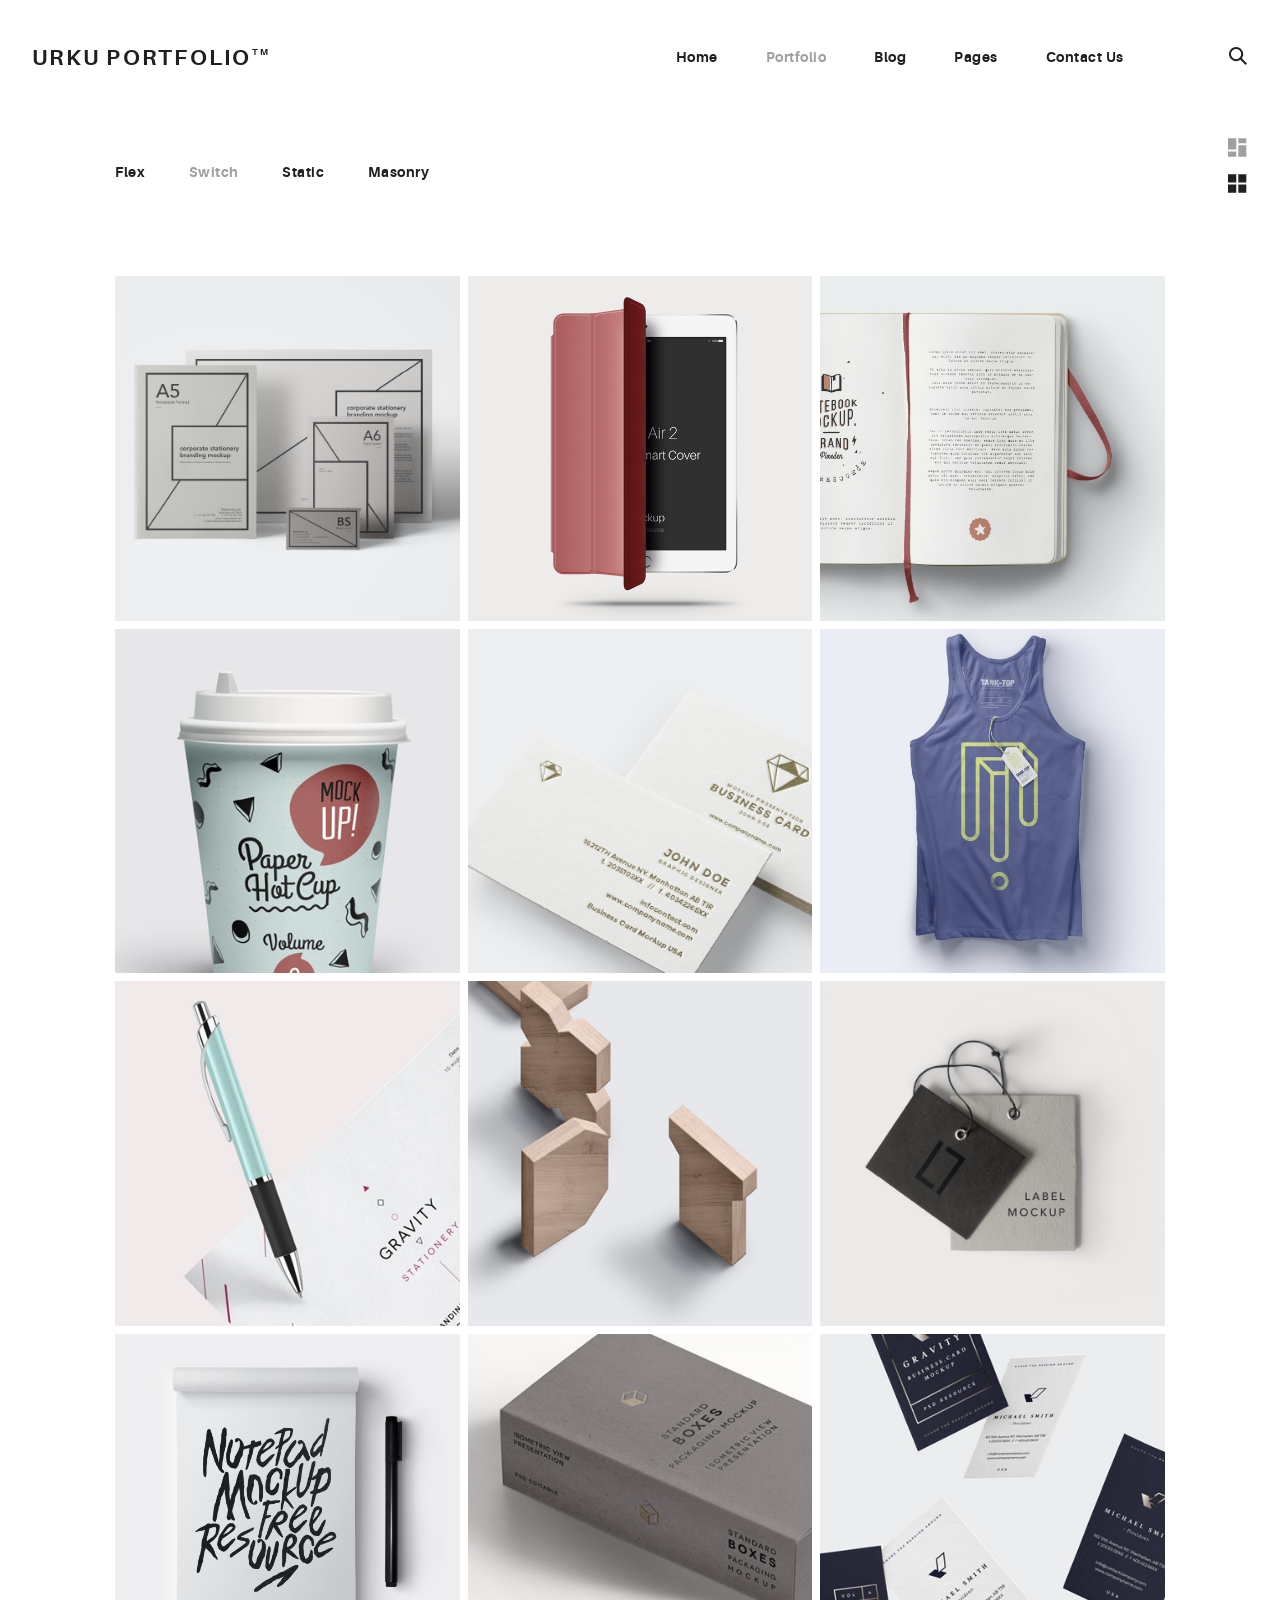
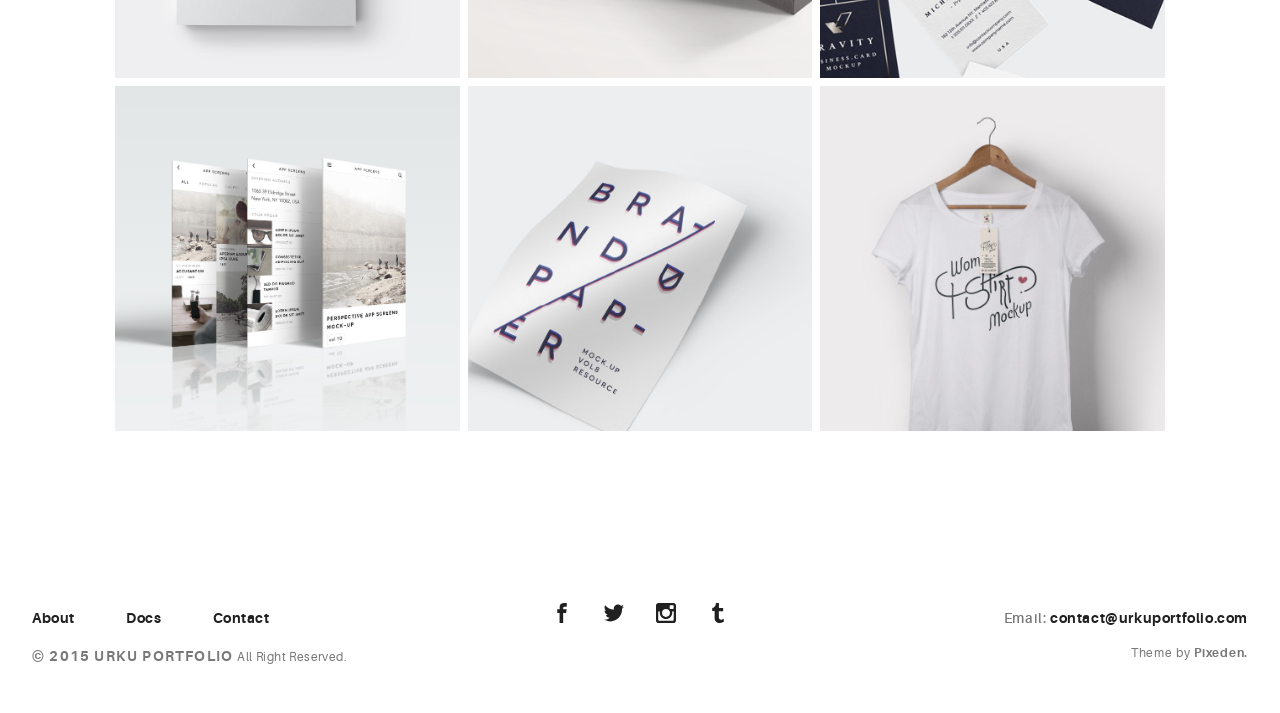
<file: Curso AngularJS/Templates/URKU-Portfolio-Template-HTML5-PIXEDEN-v.1.0.5/URKU-Portfolio-Template-HTML5-PIXEDEN-v.1.0.5/HTML/portfolio-alt.html>
<!DOCTYPE html>
<html>
  <head>
    <meta name="viewport" content="width=device-width, initial-scale=1.0">
    <meta charset="UTF-8">
    <title>Urku Portfolio :: Pixeden</title>
    <link rel="icon" type="image/svg+xml" href="assets/img/urku-ico.svg">
    <link rel="stylesheet" href="assets/css/aurora-pack.min.css">
    <link rel="stylesheet" href="assets/css/aurora-theme-base.min.css">
    <link rel="stylesheet" href="assets/css/urku.css">
  </head>
  <body class="top-fixed">
    <header class="ae-container-fluid ae-container-fluid--full rk-header ">
      <input type="checkbox" id="mobile-menu" class="rk-mobile-menu">
      <label for="mobile-menu">
        <svg>
          <use xlink:href="assets/img/symbols.svg#bar"></use>
        </svg>
        <svg>
          <use xlink:href="assets/img/symbols.svg#bar"></use>
        </svg>
        <svg>
          <use xlink:href="assets/img/symbols.svg#bar"></use>
        </svg>
      </label>
      <div class="ae-container-fluid rk-topbar">
        <h1 class="rk-logo"><a href="index.html">urku portfolio<sup>tm</sup></a></h1>
        <nav class="rk-navigation">
          <ul class="rk-menu">
            <li class="rk-menu__item"><a href="index.html" class="rk-menu__link">Home</a>
            </li>
            <li class="active rk-menu__item"><a href="portfolio.html" class="rk-menu__link">Portfolio</a>
            </li>
            <li class="rk-menu__item"><a href="blog.html" class="rk-menu__link">Blog</a>
            </li>
            <li class="rk-menu__item"><a href="#0" class="rk-menu__link">Pages</a>
              <nav class="rk-menu__sub">
                <ul class="rk-container">
                  <li class="rk-menu__item"><a href="about.html" class="rk-menu__link">About</a></li>
                  <li class="rk-menu__item"><a href="documentation.html" class="rk-menu__link">Documentation</a></li>
                  <li class="rk-menu__item"><a href="design-styles.html" class="rk-menu__link">Design Styles</a></li>
                </ul>
              </nav>
            </li>
            <li class="rk-menu__item"><a href="contact.html" class="rk-menu__link">Contact Us</a>
            </li>
          </ul>
          <form class="rk-search">
            <input type="text" placeholder="Search" id="urku-search" class="rk-search-field">
            <label for="urku-search">
              <svg>
                <use xlink:href="assets/img/symbols.svg#icon-search"></use>
              </svg>
            </label>
          </form>
        </nav>
      </div>
    </header>
    <section class="ae-container-fluid rk-main">
      <input type="radio" name="layout-ctrl" checked id="layout-base" class="layout-ctrl-input">
      <div class="ae-container-fluid rk-layout-ctrl-cont">
        <label for="layout-base" class="rk-layout-ctrl">
          <svg>
            <use xlink:href="assets/img/symbols.svg#icon-view-default"></use>
          </svg>
        </label>
      </div>
      <input type="radio" name="layout-ctrl" id="layout-grid" class="layout-ctrl-input">
      <div class="ae-container-fluid rk-layout-ctrl-cont">
        <label for="layout-grid" class="rk-layout-ctrl">
          <svg>
            <use xlink:href="assets/img/symbols.svg#icon-view-alt"></use>
          </svg>
        </label>
      </div>
      <div class="rk-layout-ctrl-mobile">
        <svg viewBox="0 0 9 9" class="layout-mob-1">
          <rect width="100%" height="100%" fill="currentColor"></rect>
        </svg>
        <svg viewBox="0 0 9 9" class="layout-mob-2">
          <rect width="100%" height="100%" fill="currentColor"></rect>
        </svg>
        <svg viewBox="0 0 9 9" class="layout-mob-3">
          <rect width="100%" height="100%" fill="currentColor"></rect>
        </svg>
        <svg viewBox="0 0 9 9" class="layout-mob-4">
          <rect width="100%" height="100%" fill="currentColor"></rect>
        </svg>
      </div>
      <section class="ae-container-fluid ae-container-fluid--inner rk-portfolio">
        <div class="au-xs-ta-center au-lg-ta-left">
          <ul class="rk-menu rk-categories-menu">
            <li class="rk-menu__item"><a href="portfolio.html" class="rk-menu__link">Flex</a>
            </li>
            <li class="active rk-menu__item"><a href="portfolio-alt.html" class="rk-menu__link">Switch</a>
            </li>
            <li class="rk-menu__item"><a href="portfolio-raw.html" class="rk-menu__link">Static</a>
            </li>
            <li class="rk-menu__item"><a href="portfolio-masonry.html" class="rk-menu__link">Masonry</a>
            </li>
          </ul>
        </div>
        <div class="rk-portfolio__items"><a href="portfolio-item.html" class="rk-item rk-item--flex item-1 rk-size-4 rk-tosize-3 rk-square ">
            <div class="item-meta">
              <h2>Essential Stationery</h2>
              <p>Branding</p>
            </div></a><a href="portfolio-item.html" class="rk-item rk-item--flex item-2 rk-size-4 rk-tosize-3 rk-square ">
            <div class="item-meta">
              <h2>Pickled Tousled</h2>
              <p>Art Direction</p>
            </div></a><a href="portfolio-item.html" class="rk-item rk-item--flex item-3 rk-size-4 rk-tosize-3 rk-square ">
            <div class="item-meta">
              <h2>Waistcoat vegan</h2>
              <p>Graphic Design</p>
            </div></a><a href="portfolio-item.html" class="rk-item rk-item--flex item-4 rk-size-4 rk-tosize-3 rk-square ">
            <div class="item-meta">
              <h2>Tumblr hammock</h2>
              <p>Packaging</p>
            </div></a><a href="portfolio-item.html" class="rk-item rk-item--flex item-5 rk-size-4  rk-square ">
            <div class="item-meta">
              <h2>Biodiesel etsy</h2>
              <p>Branding</p>
            </div></a><a href="portfolio-item.html" class="rk-item rk-item--flex item-6 rk-size-4  rk-square ">
            <div class="item-meta">
              <h2>Gentrify artisan</h2>
              <p>Graphic Design</p>
            </div></a><a href="portfolio-item.html" class="rk-item rk-item--flex item-7 rk-size-4  rk-square ">
            <div class="item-meta">
              <h2>Plaid austin</h2>
              <p>Graphic Design</p>
            </div></a><a href="portfolio-item.html" class="rk-item rk-item--flex item-8 rk-size-4 rk-tosize-6 rk-square ">
            <div class="item-meta">
              <h2>Trust fund</h2>
              <p>Packaging</p>
            </div></a><a href="portfolio-item.html" class="rk-item rk-item--flex item-9 rk-size-4 rk-tosize-6 rk-square ">
            <div class="item-meta">
              <h2>Gentrify pork</h2>
              <p>Branding</p>
            </div></a><a href="portfolio-item.html" class="rk-item rk-item--flex item-10 rk-size-4 rk-tosize-3 rk-square ">
            <div class="item-meta">
              <h2>Waistcoat ugh</h2>
              <p>UI/UX</p>
            </div></a><a href="portfolio-item.html" class="rk-item rk-item--flex item-11 rk-size-4 rk-tosize-3 rk-square ">
            <div class="item-meta">
              <h2>Deep v kogi</h2>
              <p>Graphic Design</p>
            </div></a><a href="portfolio-item.html" class="rk-item rk-item--flex item-12 rk-size-4 rk-tosize-3 rk-square ">
            <div class="item-meta">
              <h2>Venmo trust</h2>
              <p>Packaging</p>
            </div></a><a href="portfolio-item.html" class="rk-item rk-item--flex item-13 rk-size-4 rk-tosize-3 rk-square ">
            <div class="item-meta">
              <h2>Venmo trust</h2>
              <p>Ui/UX</p>
            </div></a><a href="portfolio-item.html" class="rk-item rk-item--flex item-14 rk-size-4 rk-tosize-6 rk-square rk-toportrait">
            <div class="item-meta">
              <h2>Gentrify semiotic</h2>
              <p>Art Direction</p>
            </div></a><a href="portfolio-item.html" class="rk-item rk-item--flex item-15 rk-size-4 rk-tosize-6 rk-square rk-toportrait">
            <div class="item-meta">
              <h2>Migas artisan</h2>
              <p>Photography</p>
            </div></a>
        </div>
      </section>
    </section>
    <footer class="ae-container-fluid rk-footer ">
      <div class="ae-grid ae-grid--collapse">
        <div class="ae-grid__item item-lg-4 au-xs-ta-center au-lg-ta-left">
          <ul class="rk-menu rk-footer-menu">
            <li class="rk-menu__item"><a href="about.html" class="rk-menu__link">About</a>
            </li>
            <li class="rk-menu__item"><a href="documentation.html" class="rk-menu__link">Docs</a>
            </li>
            <li class="rk-menu__item"><a href="contact.html" class="rk-menu__link">Contact</a>
            </li>
          </ul>
          <p class="rk-footer__text rk-footer__copy "> <span class="ae-u-bold">© </span><span class="ae-u-bolder">2015 URKU PORTFOLIO </span>All Right Reserved.</p>
        </div>
        <div class="ae-grid__item item-lg-4 au-xs-ta-center"><a href="#0" class="rk-social-btn ">
            <svg>
              <use xlink:href="assets/img/symbols.svg#icon-facebook"></use>
            </svg></a><a href="#0" class="rk-social-btn ">
            <svg>
              <use xlink:href="assets/img/symbols.svg#icon-twitter"></use>
            </svg></a><a href="#0" class="rk-social-btn ">
            <svg>
              <use xlink:href="assets/img/symbols.svg#icon-pinterest"></use>
            </svg></a><a href="#0" class="rk-social-btn ">
            <svg>
              <use xlink:href="assets/img/symbols.svg#icon-tumblr"></use>
            </svg></a></div>
        <div class="ae-grid__item item-lg-4 au-xs-ta-center au-lg-ta-right">
          <p class="rk-footer__text rk-footer__contact "> <span class="ae-u-bold">Email: </span><span class="ae-u-bolder"> <a href="#0" class="rk-dark-color ">contact@urkuportfolio.com </a></span></p>
          <p class="rk-footer__text rk-footer__by">Theme by <a href="http://pixeden.com" class="ae-u-bolder">Pixeden.</a></p>
        </div>
      </div>
    </footer>
    <script src="assets/js/svg4everybody.min.js"></script>
    <script>svg4everybody();</script>
  </body>
</html>
</file>
<file: Curso AngularJS/Templates/URKU-Portfolio-Template-HTML5-PIXEDEN-v.1.0.5/URKU-Portfolio-Template-HTML5-PIXEDEN-v.1.0.5/HTML/assets/css/urku.css>
/* * * * * * * * * * * * * * * * * * * * *\ 
 UrkuPortfolio v1.0.0 
 Urku is a prtfolio template with a very clean style. 
 (c) 2016 Lionel <lionel@pixeden.com> (http://pixeden.com) 
 https://bitbucket.org/elrumordelaluz/urkuportfolio 
 Licensed under  MIT 
\* * * * * * * * * * * * * * * * * * * * */
@charset "UTF-8";
body {
  margin: 0;
}

.rk-container {
  margin-right: auto;
  margin-left: auto;
  padding-left: .25rem;
  padding-right: .25rem;
}
@media (min-width: 40em) {
  .rk-container {
    max-width: 88.88889em;
    width: 95vw;
  }
  .rk-container--inner {
    max-width: 68.88889em;
    width: 82vw;
  }
}
.rk-container--full {
  max-width: 100%;
  padding-left: 0;
  padding-right: 0;
  width: 100%;
}
@media (min-width: 64em) {
  .rk-container {
    padding-left: 0;
    padding-right: 0;
  }
}

.rk-main {
  z-index: 1;
  position: static;
}
.top-fixed .rk-main {
  padding-top: 8.5rem;
}
@media (min-width: 64em) {
  .rk-main {
    position: relative;
  }
}

.rk-header {
  background-color: #fff;
  position: relative;
  z-index: 5;
}
.top-fixed .rk-header {
  position: fixed;
}

.rk-topbar {
  -webkit-box-align: start;
  -webkit-align-items: flex-start;
  -ms-flex-align: start;
          align-items: flex-start;
  display: -webkit-box;
  display: -webkit-flex;
  display: -ms-flexbox;
  display:         flex;
  -webkit-flex-wrap: wrap;
      -ms-flex-wrap: wrap;
          flex-wrap: wrap;
  -webkit-box-pack: justify;
  -webkit-justify-content: space-between;
  -ms-flex-pack: justify;
          justify-content: space-between;
  padding-bottom: 3.3rem;
  padding-top: 2.8rem;
}
@media (min-width: 64em) {
  .rk-topbar {
    padding-bottom: 0;
  }
}

.rk-logo {
  -webkit-box-flex: 0;
  -webkit-flex: 0 0 100%;
      -ms-flex: 0 0 100%;
          flex: 0 0 100%;
  font-size: 1.375rem;
  font-weight: 700;
  letter-spacing: 2.25px;
  text-align: center;
  text-transform: uppercase;
  width: 20%;
}
.rk-logo sup {
  font-size: .5625rem;
  position: relative;
  top: -1px;
}
@media (min-width: 64em) {
  .rk-logo {
    -webkit-box-flex: 1;
    -webkit-flex: 1;
        -ms-flex: 1;
            flex: 1;
    text-align: left;
  }
}

.rk-search {
  -webkit-align-self: flex-start;
  -ms-flex-item-align: start;
          align-self: flex-start;
  margin-bottom: 3.4rem;
  margin-left: 7.7rem;
  padding-top: .16rem;
  position: relative;
}
.rk-search label,
.rk-search input {
  display: inline-block;
  vertical-align: middle;
}
.rk-search label {
  cursor: pointer;
  height: 1.875rem;
  left: -1.5rem;
  padding-bottom: .67em;
  padding-top: 0;
  position: absolute;
  top: 0;
  -webkit-transition: color .3s;
          transition: color .3s;
  width: 1.875rem;
  z-index: 20;
}
.rk-search svg {
  height: 100%;
  width: 100%;
}
.rk-search input {
  background-color: transparent;
  border: 0;
  font-size: .875rem;
  opacity: 0;
  outline: 0;
  padding: 0;
  padding-bottom: .3em;
  -webkit-transition: .3s;
          transition: .3s;
  z-index: 10;
  width: 1px;
}
.rk-search input:focus {
  opacity: 1;
  padding-left: .5rem;
  width: 100px;
}
.rk-search input:focus + label {
  color: #a0a0a0;
}

.rk-navmobile {
  position: relative;
}

.rk-mobile-menu {
  display: none;
}
.rk-mobile-menu + label {
  cursor: pointer;
  display: inline-block;
  height: 24px;
  left: 2.5vw;
  position: absolute;
  top: 2.7rem;
  width: 16px;
  z-index: 300;
}
.rk-mobile-menu + label svg {
  height: 4px;
  width: 20px;
  margin: 0;
  display: block;
  margin-bottom: 3px;
  -webkit-transition: .3s;
          transition: .3s;
}
.rk-mobile-menu + label svg:nth-of-type(1) {
  -webkit-transform-origin: center left;
      -ms-transform-origin: center left;
          transform-origin: center left;
}
.rk-mobile-menu + label svg:nth-of-type(3) {
  -webkit-transform-origin: center left;
      -ms-transform-origin: center left;
          transform-origin: center left;
}
@media (min-width: 64em) {
  .rk-mobile-menu + label {
    display: none;
  }
}
.rk-mobile-menu:checked + label,
.rk-mobile-menu + label:hover {
  color: #a0a0a0;
}
.rk-mobile-menu:checked + label svg:nth-of-type(1) {
  -webkit-transform: rotate(45deg);
      -ms-transform: rotate(45deg);
          transform: rotate(45deg);
}
.rk-mobile-menu:checked + label svg:nth-of-type(2) {
  -webkit-transform: translateX(-100%);
      -ms-transform: translateX(-100%);
          transform: translateX(-100%);
  opacity: 0;
}
.rk-mobile-menu:checked + label svg:nth-of-type(3) {
  -webkit-transform: rotate(-45deg);
      -ms-transform: rotate(-45deg);
          transform: rotate(-45deg);
}

.rk-footer {
  margin-top: 10.5rem;
  margin-bottom: 2rem;
}

.rk-footer__text {
  color: #787878;
  font-size: .75rem;
  margin-bottom: .875rem;
}
.rk-footer__text span {
  font-size: .875rem;
}

.rk-footer__copy {
  letter-spacing: .4px;
}
.rk-footer__copy span {
  letter-spacing: 1.2px;
}

.rk-footer__contact {
  display: inline-block;
  letter-spacing: .6px;
}

.rk-footer__by {
  letter-spacing: .7px;
}

.rk-social-btn {
  background: none;
  border: 0;
  display: inline-block;
  height: 20px;
  margin-left: 1rem;
  margin-right: 1rem;
  width: 20px;
}
.rk-social-btn:first-child {
  margin-left: 0;
}
.rk-social-btn:last-child {
  margin-right: 0;
}
.rk-social-btn svg {
  height: 100%;
  width: 100%;
}

.rk-layout-ctrl-cont {
  position: absolute;
  text-align: right;
  top: 2.65rem;
  padding-right: 2.5rem;
}
.top-fixed .rk-layout-ctrl-cont {
  position: fixed;
  z-index: 401;
}
.top-fixed .rk-layout-ctrl-cont:first-of-type {
  top: 2.65rem;
}
@media (min-width: 64em) {
  .rk-layout-ctrl-cont {
    padding-right: 0;
    top: 2.25rem;
  }
  .rk-layout-ctrl-cont:first-of-type {
    top: 0;
  }
  .top-fixed .rk-layout-ctrl-cont {
    top: 10.7625rem;
    z-index: -1;
  }
  .top-fixed .rk-layout-ctrl-cont:first-of-type {
    top: 8.5rem;
  }
}

.rk-layout-ctrl {
  cursor: pointer;
  display: none;
  float: right;
  clear: both;
  height: 28px;
  opacity: 0;
  padding-right: .09rem;
  padding-top: 0;
  -webkit-transition: color .3s;
          transition: color .3s;
  width: 20px;
  z-index: 401;
  position: absolute;
}
.rk-layout-ctrl:hover {
  color: #a0a0a0;
}
.rk-layout-ctrl svg {
  height: 100%;
  width: 100%;
}
@media (min-width: 40em) {
  .rk-layout-ctrl {
    display: inline-block;
  }
}
@media (min-width: 64em) {
  .rk-layout-ctrl {
    opacity: 1;
    position: static;
  }
}

.layout-ctrl-input {
  display: none;
}
.layout-ctrl-input:checked + .rk-layout-ctrl-cont label {
  display: none;
  color: #a0a0a0;
}
@media (min-width: 64em) {
  .layout-ctrl-input:checked + .rk-layout-ctrl-cont label {
    display: block;
  }
}

.rk-layout-ctrl-mobile {
  color: #a0a0a0;
  height: 19px;
  position: absolute;
  right: 40px;
  top: 46px;
  width: 19px;
  z-index: 400;
}
.top-fixed .rk-layout-ctrl-mobile {
  position: fixed;
}
.rk-layout-ctrl-mobile svg {
  -webkit-transition: -webkit-transform 250ms;
          transition:         transform 250ms;
  position: absolute;
  width: 48%;
}
.rk-layout-ctrl-mobile svg:nth-child(1),
.rk-layout-ctrl-mobile svg:nth-child(2) {
  top: 0;
  -webkit-transform-origin: top center;
      -ms-transform-origin: top center;
          transform-origin: top center;
}
.rk-layout-ctrl-mobile svg:nth-child(1),
.rk-layout-ctrl-mobile svg:nth-child(3) {
  left: 0;
}
.rk-layout-ctrl-mobile svg:nth-child(2),
.rk-layout-ctrl-mobile svg:nth-child(4) {
  right: 0;
}
.rk-layout-ctrl-mobile svg:nth-child(3),
.rk-layout-ctrl-mobile svg:nth-child(4) {
  bottom: 0;
  -webkit-transform-origin: bottom center;
      -ms-transform-origin: bottom center;
          transform-origin: bottom center;
}
.rk-layout-ctrl-mobile svg:nth-child(1),
.rk-layout-ctrl-mobile svg:nth-child(4) {
  -webkit-transform: scaleY(1.3);
      -ms-transform: scaleY(1.3);
          transform: scaleY(1.3);
}
.rk-layout-ctrl-mobile svg:nth-child(2),
.rk-layout-ctrl-mobile svg:nth-child(3) {
  -webkit-transform: scaleY(.7);
      -ms-transform: scaleY(.7);
          transform: scaleY(.7);
}
.rk-layout-ctrl-mobile.layout-blog svg:nth-child(1),
.rk-layout-ctrl-mobile.layout-blog svg:nth-child(3) {
  -webkit-transform: scaleX(1.3);
      -ms-transform: scaleX(1.3);
          transform: scaleX(1.3);
  -webkit-transform-origin: left center;
      -ms-transform-origin: left center;
          transform-origin: left center;
}
.rk-layout-ctrl-mobile.layout-blog svg:nth-child(2),
.rk-layout-ctrl-mobile.layout-blog svg:nth-child(4) {
  -webkit-transform: scaleX(1.3);
      -ms-transform: scaleX(1.3);
          transform: scaleX(1.3);
  -webkit-transform-origin: right center;
      -ms-transform-origin: right center;
          transform-origin: right center;
}
#layout-grid:checked ~ .rk-layout-ctrl-mobile svg {
  -webkit-transform: scale(1);
      -ms-transform: scale(1);
          transform: scale(1);
}
@media (max-width: 40em) {
  .rk-layout-ctrl-mobile {
    display: none;
  }
}
@media (min-width: 64em) {
  .rk-layout-ctrl-mobile {
    display: none;
  }
}

.rk-portfolio__items {
  margin-top: -4px;
}
@media (min-width: 40em) {
  .rk-portfolio__items {
    display: -webkit-box;
    display: -webkit-flex;
    display: -ms-flexbox;
    display:         flex;
    -webkit-flex-wrap: wrap;
        -ms-flex-wrap: wrap;
            flex-wrap: wrap;
    margin-left: -4px;
    margin-right: -4px;
  }
}

.rk-item {
  display: block;
  margin: 0;
  margin-bottom: .5rem;
  position: relative;
}
.rk-item.ae-masonry__item {
  display: inline-block;
  margin-bottom: 0;
}
.rk-item img {
  display: block;
  width: 100%;
}
.rk-item:hover .item-meta {
  opacity: 1;
  visibility: visible;
}
.rk-item--flex {
  background-position: center center;
  background-repeat: no-repeat;
  background-size: cover;
  border-color: white;
  border-width: 4px;
  border-style: solid;
  -webkit-box-flex: 1;
  -webkit-flex: 1;
      -ms-flex: 1;
          flex: 1;
  margin-bottom: 0;
  overflow: hidden;
}
.rk-item--flex:after {
  display: none;
}
.rk-item--flex:before {
  content: "";
  display: block;
  padding-top: 100%;
}
.rk-item--flex:hover {
  background-color: #000;
  background-blend-mode: luminosity;
}
@media (min-width: 40em) {
  .rk-item {
    border-width: 4px;
  }
}

.post-img {
  background-position: center center;
  background-repeat: no-repeat;
  background-size: cover;
  display: block;
  position: relative;
}
.post-img:before {
  content: "";
  display: block;
  padding-top: 100%;
}
.post-img:hover {
  background-color: #000;
  background-blend-mode: luminosity;
}
.post-img:hover .item-meta {
  opacity: 1;
  visibility: visible;
}

.item-meta {
  -webkit-box-align: center;
  -webkit-align-items: center;
  -ms-flex-align: center;
          align-items: center;
  background-color: rgba(255, 255, 255, .75);
  bottom: 0;
  color: #202020;
  display: -webkit-box;
  display: -webkit-flex;
  display: -ms-flexbox;
  display:         flex;
  -webkit-box-orient: vertical;
  -webkit-box-direction: normal;
  -webkit-flex-direction: column;
      -ms-flex-direction: column;
          flex-direction: column;
  font-size: .67rem;
  -webkit-box-pack: center;
  -webkit-justify-content: center;
  -ms-flex-pack: center;
          justify-content: center;
  left: 0;
  margin: auto;
  opacity: 0;
  padding: 2%;
  position: absolute;
  right: 0;
  text-align: center;
  -webkit-transition: opacity .5s;
          transition: opacity .5s;
  top: 0;
}
.item-meta h2 {
  font-size: 2.25em;
  font-weight: 700;
}
.item-meta p {
  font-size: 1.5em;
  margin-bottom: 0;
}
@media (min-width: 64em) {
  .item-meta {
    font-size: 1vw;
  }
}
@media (min-width: 94.75em) {
  .item-meta {
    font-size: 1rem;
  }
}

@media (min-width: 40em) {
  .rk-size-12 .item-meta h2,
  .fz-12 .item-meta2 h2 {
    font-size: 2.25em;
  }
  .rk-size-12 .item-meta p,
  .fz-12 .item-meta2 p {
    font-size: 1.5em;
  }
  .rk-size-8 .item-meta h2,
  .fz-8 .item-meta h2 {
    font-size: 2em;
  }
  .rk-size-8 .item-meta p,
  .fz-8 .item-meta p {
    font-size: 1.5em;
  }
  .rk-size-6 .item-meta h2,
  .fz-6 .item-meta h2 {
    font-size: 1.75em;
  }
  .rk-size-6 .item-meta p,
  .fz-6 .item-meta p {
    font-size: 1.3125em;
  }
  .rk-size-4 .item-meta h2,
  .fz-4 .item-meta h2 {
    font-size: 1.5em;
  }
  .rk-size-4 .item-meta p,
  .fz-4 .item-meta p {
    font-size: 1.125em;
  }
  .rk-size-3 .item-meta h2,
  .fz-3 .item-meta h2 {
    font-size: 1.3125em;
  }
  .rk-size-3 .item-meta p,
  .fz-3 .item-meta p {
    font-size: 1.125em;
  }
  #layout-grid:checked ~ .rk-portfolio .rk-tosize-12 .item-meta h2 {
    font-size: 2.25em;
  }
  #layout-grid:checked ~ .rk-portfolio .rk-tosize-12 .item-meta p {
    font-size: 1.5em;
  }
  #layout-grid:checked ~ .rk-portfolio .rk-tosize-6 .item-meta h2 {
    font-size: 1.75em;
  }
  #layout-grid:checked ~ .rk-portfolio .rk-tosize-6 .item-meta p {
    font-size: 1.3125em;
  }
  #layout-grid:checked ~ .rk-portfolio .rk-tosize-4 .item-meta h2,
  #layout-grid:checked ~ .rk-portfolio .rk-tosize-8 .rk-tosize-6 .item-meta h2 {
    font-size: 1.5em;
  }
  #layout-grid:checked ~ .rk-portfolio .rk-tosize-4 .item-meta p,
  #layout-grid:checked ~ .rk-portfolio .rk-tosize-8 .rk-tosize-6 .item-meta p {
    font-size: 1.125em;
  }
  #layout-grid:checked ~ .rk-portfolio .rk-tosize-3 .item-meta h2,
  #layout-grid:checked ~ .rk-portfolio .rk-tosize-6 .rk-tosize-6 .item-meta h2 {
    font-size: 1.3125em;
  }
  #layout-grid:checked ~ .rk-portfolio .rk-tosize-3 .item-meta p,
  #layout-grid:checked ~ .rk-portfolio .rk-tosize-6 .rk-tosize-6 .item-meta p {
    font-size: 1.125em;
  }
}

.ae-masonry .item-meta h2 {
  font-size: 2.25em;
}

.ae-masonry .item-meta p {
  font-size: 1.5em;
}

@media (min-width: 40em) {
  .rk-portfolio .ae-masonry-sm-2 .item-meta h2,
  .rk-portfolio .ae-grid__item[class*="item-sm"]:nth-child(1):nth-last-child(2) h2,
  .rk-portfolio .ae-grid__item[class*="item-sm"]:nth-child(1):nth-last-child(2) ~ .ae-grid__item[class*="item-sm"] h2 {
    font-size: 1.75em;
  }
  .rk-portfolio .ae-masonry-sm-2 .item-meta p,
  .rk-portfolio .ae-grid__item[class*="item-sm"]:nth-child(1):nth-last-child(2) p,
  .rk-portfolio .ae-grid__item[class*="item-sm"]:nth-child(1):nth-last-child(2) ~ .ae-grid__item[class*="item-sm"] p {
    font-size: 1.3125em;
  }
  .rk-portfolio .ae-masonry-sm-3 .item-meta h2,
  .rk-portfolio .ae-grid__item[class*="item-sm"]:nth-child(1):nth-last-child(3) h2,
  .rk-portfolio .ae-grid__item[class*="item-sm"]:nth-child(1):nth-last-child(3) ~ .ae-grid__item[class*="item-sm"] h2 {
    font-size: 1.5em;
  }
  .rk-portfolio .ae-masonry-sm-3 .item-meta p,
  .rk-portfolio .ae-grid__item[class*="item-sm"]:nth-child(1):nth-last-child(3) p,
  .rk-portfolio .ae-grid__item[class*="item-sm"]:nth-child(1):nth-last-child(3) ~ .ae-grid__item[class*="item-sm"] p {
    font-size: 1.125em;
  }
  .rk-portfolio .ae-masonry-sm-4 .item-meta h2,
  .rk-portfolio .ae-grid__item[class*="item-sm"]:nth-child(1):nth-last-child(4) h2,
  .rk-portfolio .ae-grid__item[class*="item-sm"]:nth-child(1):nth-last-child(4) ~ .ae-grid__item[class*="item-sm"] h2 {
    font-size: 1.3125em;
  }
  .rk-portfolio .ae-masonry-sm-4 .item-meta p,
  .rk-portfolio .ae-grid__item[class*="item-sm"]:nth-child(1):nth-last-child(4) p,
  .rk-portfolio .ae-grid__item[class*="item-sm"]:nth-child(1):nth-last-child(4) ~ .ae-grid__item[class*="item-sm"] p {
    font-size: 1.125em;
  }
}

@media (min-width: 52em) {
  .rk-portfolio .ae-masonry-md-2 .item-meta h2,
  .rk-portfolio .ae-grid__item[class*="item-md"]:nth-child(1):nth-last-child(2) h2,
  .rk-portfolio .ae-grid__item[class*="item-md"]:nth-child(1):nth-last-child(2) ~ .ae-grid__item[class*="item-md"] h2 {
    font-size: 1.75em;
  }
  .rk-portfolio .ae-masonry-md-2 .item-meta p,
  .rk-portfolio .ae-grid__item[class*="item-md"]:nth-child(1):nth-last-child(2) p,
  .rk-portfolio .ae-grid__item[class*="item-md"]:nth-child(1):nth-last-child(2) ~ .ae-grid__item[class*="item-md"] p {
    font-size: 1.3125em;
  }
  .rk-portfolio .ae-masonry-md-3 .item-meta h2,
  .rk-portfolio .ae-grid__item[class*="item-md"]:nth-child(1):nth-last-child(3) h2,
  .rk-portfolio .ae-grid__item[class*="item-md"]:nth-child(1):nth-last-child(3) ~ .ae-grid__item[class*="item-md"] h2 {
    font-size: 1.5em;
  }
  .rk-portfolio .ae-masonry-md-3 .item-meta p,
  .rk-portfolio .ae-grid__item[class*="item-md"]:nth-child(1):nth-last-child(3) p,
  .rk-portfolio .ae-grid__item[class*="item-md"]:nth-child(1):nth-last-child(3) ~ .ae-grid__item[class*="item-md"] p {
    font-size: 1.125em;
  }
  .rk-portfolio .ae-masonry-md-4 .item-meta h2,
  .rk-portfolio .ae-grid__item[class*="item-md"]:nth-child(1):nth-last-child(4) h2,
  .rk-portfolio .ae-grid__item[class*="item-md"]:nth-child(1):nth-last-child(4) ~ .ae-grid__item[class*="item-md"] h2 {
    font-size: 1.3125em;
  }
  .rk-portfolio .ae-masonry-md-4 .item-meta p,
  .rk-portfolio .ae-grid__item[class*="item-md"]:nth-child(1):nth-last-child(4) p,
  .rk-portfolio .ae-grid__item[class*="item-md"]:nth-child(1):nth-last-child(4) ~ .ae-grid__item[class*="item-md"] p {
    font-size: 1.125em;
  }
}

@media (min-width: 64em) {
  .rk-portfolio .ae-masonry-lg-2 .item-meta h2,
  .rk-portfolio .ae-grid__item[class*="item-lg"]:nth-child(1):nth-last-child(2) h2,
  .rk-portfolio .ae-grid__item[class*="item-lg"]:nth-child(1):nth-last-child(2) ~ .ae-grid__item[class*="item-lg"] h2 {
    font-size: 1.75em;
  }
  .rk-portfolio .ae-masonry-lg-2 .item-meta p,
  .rk-portfolio .ae-grid__item[class*="item-lg"]:nth-child(1):nth-last-child(2) p,
  .rk-portfolio .ae-grid__item[class*="item-lg"]:nth-child(1):nth-last-child(2) ~ .ae-grid__item[class*="item-lg"] p {
    font-size: 1.3125em;
  }
  .rk-portfolio .ae-masonry-lg-3 .item-meta h2,
  .rk-portfolio .ae-grid__item[class*="item-lg"]:nth-child(1):nth-last-child(3) h2,
  .rk-portfolio .ae-grid__item[class*="item-lg"]:nth-child(1):nth-last-child(3) ~ .ae-grid__item[class*="item-lg"] h2 {
    font-size: 1.5em;
  }
  .rk-portfolio .ae-masonry-lg-3 .item-meta p,
  .rk-portfolio .ae-grid__item[class*="item-lg"]:nth-child(1):nth-last-child(3) p,
  .rk-portfolio .ae-grid__item[class*="item-lg"]:nth-child(1):nth-last-child(3) ~ .ae-grid__item[class*="item-lg"] p {
    font-size: 1.125em;
  }
  .rk-portfolio .ae-masonry-lg-4 .item-meta h2,
  .rk-portfolio .ae-grid__item[class*="item-lg"]:nth-child(1):nth-last-child(4) h2,
  .rk-portfolio .ae-grid__item[class*="item-lg"]:nth-child(1):nth-last-child(4) ~ .ae-grid__item[class*="item-lg"] h2 {
    font-size: 1.3125em;
  }
  .rk-portfolio .ae-masonry-lg-4 .item-meta p,
  .rk-portfolio .ae-grid__item[class*="item-lg"]:nth-child(1):nth-last-child(4) p,
  .rk-portfolio .ae-grid__item[class*="item-lg"]:nth-child(1):nth-last-child(4) ~ .ae-grid__item[class*="item-lg"] p {
    font-size: 1.125em;
  }
}

@media (min-width: 75em) {
  .rk-portfolio .ae-masonry-xl-2 .item-meta h2,
  .rk-portfolio .ae-grid__item[class*="item-xl"]:nth-child(1):nth-last-child(2) h2,
  .rk-portfolio .ae-grid__item[class*="item-xl"]:nth-child(1):nth-last-child(2) ~ .ae-grid__item[class*="item-xl"] h2 {
    font-size: 1.75em;
  }
  .rk-portfolio .ae-masonry-xl-2 .item-meta p,
  .rk-portfolio .ae-grid__item[class*="item-xl"]:nth-child(1):nth-last-child(2) p,
  .rk-portfolio .ae-grid__item[class*="item-xl"]:nth-child(1):nth-last-child(2) ~ .ae-grid__item[class*="item-xl"] p {
    font-size: 1.3125em;
  }
  .rk-portfolio .ae-masonry-xl-3 .item-meta h2,
  .rk-portfolio .ae-grid__item[class*="item-xl"]:nth-child(1):nth-last-child(3) h2,
  .rk-portfolio .ae-grid__item[class*="item-xl"]:nth-child(1):nth-last-child(3) ~ .ae-grid__item[class*="item-xl"] h2 {
    font-size: 1.5em;
  }
  .rk-portfolio .ae-masonry-xl-3 .item-meta p,
  .rk-portfolio .ae-grid__item[class*="item-xl"]:nth-child(1):nth-last-child(3) p,
  .rk-portfolio .ae-grid__item[class*="item-xl"]:nth-child(1):nth-last-child(3) ~ .ae-grid__item[class*="item-xl"] p {
    font-size: 1.125em;
  }
  .rk-portfolio .ae-masonry-xl-4 .item-meta h2,
  .rk-portfolio .ae-grid__item[class*="item-xl"]:nth-child(1):nth-last-child(4) h2,
  .rk-portfolio .ae-grid__item[class*="item-xl"]:nth-child(1):nth-last-child(4) ~ .ae-grid__item[class*="item-xl"] h2 {
    font-size: 1.3125em;
  }
  .rk-portfolio .ae-masonry-xl-4 .item-meta p,
  .rk-portfolio .ae-grid__item[class*="item-xl"]:nth-child(1):nth-last-child(4) p,
  .rk-portfolio .ae-grid__item[class*="item-xl"]:nth-child(1):nth-last-child(4) ~ .ae-grid__item[class*="item-xl"] p {
    font-size: 1.125em;
  }
}

@media (min-width: 40em) {
  .rk-size-1 {
    -webkit-box-flex: 0;
    -webkit-flex-grow: 0;
    -ms-flex-positive: 0;
            flex-grow: 0;
    -webkit-flex-shrink: 0;
    -ms-flex-negative: 0;
            flex-shrink: 0;
    -webkit-flex-basis: auto;
    -ms-flex-preferred-size: auto;
            flex-basis: auto;
    width: 8.33333%;
  }
  .rk-size-2 {
    -webkit-box-flex: 0;
    -webkit-flex-grow: 0;
    -ms-flex-positive: 0;
            flex-grow: 0;
    -webkit-flex-shrink: 0;
    -ms-flex-negative: 0;
            flex-shrink: 0;
    -webkit-flex-basis: auto;
    -ms-flex-preferred-size: auto;
            flex-basis: auto;
    width: 16.66667%;
  }
  .rk-size-3 {
    -webkit-box-flex: 0;
    -webkit-flex-grow: 0;
    -ms-flex-positive: 0;
            flex-grow: 0;
    -webkit-flex-shrink: 0;
    -ms-flex-negative: 0;
            flex-shrink: 0;
    -webkit-flex-basis: auto;
    -ms-flex-preferred-size: auto;
            flex-basis: auto;
    width: 25%;
  }
  .rk-size-4 {
    -webkit-box-flex: 0;
    -webkit-flex-grow: 0;
    -ms-flex-positive: 0;
            flex-grow: 0;
    -webkit-flex-shrink: 0;
    -ms-flex-negative: 0;
            flex-shrink: 0;
    -webkit-flex-basis: auto;
    -ms-flex-preferred-size: auto;
            flex-basis: auto;
    width: 33.33333%;
  }
  .rk-size-5 {
    -webkit-box-flex: 0;
    -webkit-flex-grow: 0;
    -ms-flex-positive: 0;
            flex-grow: 0;
    -webkit-flex-shrink: 0;
    -ms-flex-negative: 0;
            flex-shrink: 0;
    -webkit-flex-basis: auto;
    -ms-flex-preferred-size: auto;
            flex-basis: auto;
    width: 41.66667%;
  }
  .rk-size-6 {
    -webkit-box-flex: 0;
    -webkit-flex-grow: 0;
    -ms-flex-positive: 0;
            flex-grow: 0;
    -webkit-flex-shrink: 0;
    -ms-flex-negative: 0;
            flex-shrink: 0;
    -webkit-flex-basis: auto;
    -ms-flex-preferred-size: auto;
            flex-basis: auto;
    width: 50%;
  }
  .rk-size-7 {
    -webkit-box-flex: 0;
    -webkit-flex-grow: 0;
    -ms-flex-positive: 0;
            flex-grow: 0;
    -webkit-flex-shrink: 0;
    -ms-flex-negative: 0;
            flex-shrink: 0;
    -webkit-flex-basis: auto;
    -ms-flex-preferred-size: auto;
            flex-basis: auto;
    width: 58.33333%;
  }
  .rk-size-8 {
    -webkit-box-flex: 0;
    -webkit-flex-grow: 0;
    -ms-flex-positive: 0;
            flex-grow: 0;
    -webkit-flex-shrink: 0;
    -ms-flex-negative: 0;
            flex-shrink: 0;
    -webkit-flex-basis: auto;
    -ms-flex-preferred-size: auto;
            flex-basis: auto;
    width: 66.66667%;
  }
  .rk-size-9 {
    -webkit-box-flex: 0;
    -webkit-flex-grow: 0;
    -ms-flex-positive: 0;
            flex-grow: 0;
    -webkit-flex-shrink: 0;
    -ms-flex-negative: 0;
            flex-shrink: 0;
    -webkit-flex-basis: auto;
    -ms-flex-preferred-size: auto;
            flex-basis: auto;
    width: 75%;
  }
  .rk-size-10 {
    -webkit-box-flex: 0;
    -webkit-flex-grow: 0;
    -ms-flex-positive: 0;
            flex-grow: 0;
    -webkit-flex-shrink: 0;
    -ms-flex-negative: 0;
            flex-shrink: 0;
    -webkit-flex-basis: auto;
    -ms-flex-preferred-size: auto;
            flex-basis: auto;
    width: 83.33333%;
  }
  .rk-size-11 {
    -webkit-box-flex: 0;
    -webkit-flex-grow: 0;
    -ms-flex-positive: 0;
            flex-grow: 0;
    -webkit-flex-shrink: 0;
    -ms-flex-negative: 0;
            flex-shrink: 0;
    -webkit-flex-basis: auto;
    -ms-flex-preferred-size: auto;
            flex-basis: auto;
    width: 91.66667%;
  }
  .rk-size-12 {
    -webkit-box-flex: 0;
    -webkit-flex-grow: 0;
    -ms-flex-positive: 0;
            flex-grow: 0;
    -webkit-flex-shrink: 0;
    -ms-flex-negative: 0;
            flex-shrink: 0;
    -webkit-flex-basis: auto;
    -ms-flex-preferred-size: auto;
            flex-basis: auto;
    width: 100%;
  }
}

#layout-grid:checked ~ .rk-portfolio .rk-tosize-1 {
  -webkit-box-flex: 0;
  -webkit-flex-grow: 0;
  -ms-flex-positive: 0;
          flex-grow: 0;
  -webkit-flex-shrink: 0;
  -ms-flex-negative: 0;
          flex-shrink: 0;
  -webkit-flex-basis: auto;
  -ms-flex-preferred-size: auto;
          flex-basis: auto;
  width: 8.33333%;
}

#layout-grid:checked ~ .rk-portfolio .rk-tosize-2 {
  -webkit-box-flex: 0;
  -webkit-flex-grow: 0;
  -ms-flex-positive: 0;
          flex-grow: 0;
  -webkit-flex-shrink: 0;
  -ms-flex-negative: 0;
          flex-shrink: 0;
  -webkit-flex-basis: auto;
  -ms-flex-preferred-size: auto;
          flex-basis: auto;
  width: 16.66667%;
}

#layout-grid:checked ~ .rk-portfolio .rk-tosize-3 {
  -webkit-box-flex: 0;
  -webkit-flex-grow: 0;
  -ms-flex-positive: 0;
          flex-grow: 0;
  -webkit-flex-shrink: 0;
  -ms-flex-negative: 0;
          flex-shrink: 0;
  -webkit-flex-basis: auto;
  -ms-flex-preferred-size: auto;
          flex-basis: auto;
  width: 25%;
}

#layout-grid:checked ~ .rk-portfolio .rk-tosize-4 {
  -webkit-box-flex: 0;
  -webkit-flex-grow: 0;
  -ms-flex-positive: 0;
          flex-grow: 0;
  -webkit-flex-shrink: 0;
  -ms-flex-negative: 0;
          flex-shrink: 0;
  -webkit-flex-basis: auto;
  -ms-flex-preferred-size: auto;
          flex-basis: auto;
  width: 33.33333%;
}

#layout-grid:checked ~ .rk-portfolio .rk-tosize-5 {
  -webkit-box-flex: 0;
  -webkit-flex-grow: 0;
  -ms-flex-positive: 0;
          flex-grow: 0;
  -webkit-flex-shrink: 0;
  -ms-flex-negative: 0;
          flex-shrink: 0;
  -webkit-flex-basis: auto;
  -ms-flex-preferred-size: auto;
          flex-basis: auto;
  width: 41.66667%;
}

#layout-grid:checked ~ .rk-portfolio .rk-tosize-6 {
  -webkit-box-flex: 0;
  -webkit-flex-grow: 0;
  -ms-flex-positive: 0;
          flex-grow: 0;
  -webkit-flex-shrink: 0;
  -ms-flex-negative: 0;
          flex-shrink: 0;
  -webkit-flex-basis: auto;
  -ms-flex-preferred-size: auto;
          flex-basis: auto;
  width: 50%;
}

#layout-grid:checked ~ .rk-portfolio .rk-tosize-7 {
  -webkit-box-flex: 0;
  -webkit-flex-grow: 0;
  -ms-flex-positive: 0;
          flex-grow: 0;
  -webkit-flex-shrink: 0;
  -ms-flex-negative: 0;
          flex-shrink: 0;
  -webkit-flex-basis: auto;
  -ms-flex-preferred-size: auto;
          flex-basis: auto;
  width: 58.33333%;
}

#layout-grid:checked ~ .rk-portfolio .rk-tosize-8 {
  -webkit-box-flex: 0;
  -webkit-flex-grow: 0;
  -ms-flex-positive: 0;
          flex-grow: 0;
  -webkit-flex-shrink: 0;
  -ms-flex-negative: 0;
          flex-shrink: 0;
  -webkit-flex-basis: auto;
  -ms-flex-preferred-size: auto;
          flex-basis: auto;
  width: 66.66667%;
}

#layout-grid:checked ~ .rk-portfolio .rk-tosize-9 {
  -webkit-box-flex: 0;
  -webkit-flex-grow: 0;
  -ms-flex-positive: 0;
          flex-grow: 0;
  -webkit-flex-shrink: 0;
  -ms-flex-negative: 0;
          flex-shrink: 0;
  -webkit-flex-basis: auto;
  -ms-flex-preferred-size: auto;
          flex-basis: auto;
  width: 75%;
}

#layout-grid:checked ~ .rk-portfolio .rk-tosize-10 {
  -webkit-box-flex: 0;
  -webkit-flex-grow: 0;
  -ms-flex-positive: 0;
          flex-grow: 0;
  -webkit-flex-shrink: 0;
  -ms-flex-negative: 0;
          flex-shrink: 0;
  -webkit-flex-basis: auto;
  -ms-flex-preferred-size: auto;
          flex-basis: auto;
  width: 83.33333%;
}

#layout-grid:checked ~ .rk-portfolio .rk-tosize-11 {
  -webkit-box-flex: 0;
  -webkit-flex-grow: 0;
  -ms-flex-positive: 0;
          flex-grow: 0;
  -webkit-flex-shrink: 0;
  -ms-flex-negative: 0;
          flex-shrink: 0;
  -webkit-flex-basis: auto;
  -ms-flex-preferred-size: auto;
          flex-basis: auto;
  width: 91.66667%;
}

#layout-grid:checked ~ .rk-portfolio .rk-tosize-12 {
  -webkit-box-flex: 0;
  -webkit-flex-grow: 0;
  -ms-flex-positive: 0;
          flex-grow: 0;
  -webkit-flex-shrink: 0;
  -ms-flex-negative: 0;
          flex-shrink: 0;
  -webkit-flex-basis: auto;
  -ms-flex-preferred-size: auto;
          flex-basis: auto;
  width: 100%;
}

#layout-grid:checked ~ .rk-portfolio .rk-tosize-auto {
  -webkit-box-flex: 1;
  -webkit-flex: 1;
      -ms-flex: 1;
          flex: 1;
}

@media (min-width: 40em) {
  .rk-landscape:before {
    padding-top: 66.93548%;
  }
  .rk-landscape-alt:before {
    padding-top: 56.45161%;
  }
  .rk-portrait:before {
    padding-top: 134.74026%;
  }
  .rk-square:before {
    padding-top: 100%;
  }
}

#layout-grid:checked ~ .rk-portfolio .rk-tolandscape:before,
#layout-grid:checked ~ .rk-blog .rk-tolandscape:before,
.rk-blog--columns .rk-tolandscape:before {
  padding-top: 66.93548%;
}

#layout-grid:checked ~ .rk-portfolio .rk-tolandscape-alt:before,
#layout-grid:checked ~ .rk-blog .rk-tolandscape-alt:before,
.rk-blog--columns .rk-tolandscape-alt:before {
  padding-top: 56.45161%;
}

#layout-grid:checked ~ .rk-portfolio .rk-toportrait:before,
#layout-grid:checked ~ .rk-blog .rk-toportrait:before,
.rk-blog--columns .rk-toportrait:before {
  padding-top: 134.74026%;
}

#layout-grid:checked ~ .rk-portfolio .rk-tosquare:before,
#layout-grid:checked ~ .rk-blog .rk-tosquare:before,
.rk-blog--columns .rk-tosquare:before {
  padding-top: 100%;
}

.item-1 {
  background-image: url("../img/project-1.jpg");
}
@media (min-width: 40em) {
  #layout-grid:checked ~ .rk-portfolio .item-1 {
    background-position: center left;
  }
}

.item-2 {
  background-image: url("../img/project-2.jpg");
}

.item-3 {
  background-image: url("../img/project-3.jpg");
}

.item-4 {
  background-image: url("../img/project-4.jpg");
}

.item-5 {
  background-image: url("../img/project-5.jpg");
}
@media (min-width: 40em) {
  #layout-grid:checked ~ .rk-portfolio .item-5 {
    background-position: center left;
  }
}

.item-6 {
  background-image: url("../img/project-6.jpg");
}
@media (min-width: 40em) {
  #layout-grid:checked ~ .rk-portfolio .item-6 {
    background-position: top center;
  }
}

.item-7 {
  background-image: url("../img/project-7.jpg");
}

.item-8 {
  background-image: url("../img/project-8.jpg");
}

.item-9 {
  background-image: url("../img/project-9.jpg");
}

.item-10 {
  background-image: url("../img/project-10.jpg");
}

.item-11 {
  background-image: url("../img/project-11.jpg");
}

.item-12 {
  background-image: url("../img/project-12.jpg");
}

.item-13 {
  background-image: url("../img/project-13.jpg");
}
@media (min-width: 40em) {
  #layout-grid:checked ~ .rk-portfolio .item-13 {
    background-position: top right;
  }
  #layout-grid:checked ~ .rk-portfolio .item-13 {
    background-size: 142%;
  }
}

.item-14 {
  background-image: url("../img/project-14.jpg");
}

.item-15 {
  background-image: url("../img/project-15.jpg");
}

@media (min-width: 40em) {
  #layout-grid:checked ~ .rk-portfolio .rk-items-cont {
    display: -webkit-box;
    display: -webkit-flex;
    display: -ms-flexbox;
    display:         flex;
  }
}

.rk-portfolio-cover {
  background-position: center center;
  background-size: cover;
  display: -webkit-box;
  display: -webkit-flex;
  display: -ms-flexbox;
  display:         flex;
  -webkit-box-pack: center;
  -webkit-justify-content: center;
  -ms-flex-pack: center;
          justify-content: center;
  -webkit-box-align: end;
  -webkit-align-items: flex-end;
  -ms-flex-align: end;
          align-items: flex-end;
  height: 100vh;
  padding-bottom: 1.5rem;
  width: 100%;
}
@media (min-width: 40em) {
  .rk-portfolio-cover {
    padding-bottom: 2.5rem;
  }
}

.rk-portfolio--inner img {
  width: 100%;
}

.rk-portfolio-title {
  letter-spacing: .0359em;
}

.rk-portfolio-category {
  letter-spacing: .021em;
}

.rk-portfolio-inner-client span {
  letter-spacing: .05em;
}

.rk-portfolio-inner-website {
  letter-spacing: .05em;
}

.rk-portfolio-inner-date {
  letter-spacing: .02em;
}

.rk-portfolio-info {
  margin-top: 4.9rem;
}

.rk-portfolio-inner-title {
  margin-top: .2em;
}

.rk-portfolio-details p {
  margin-bottom: .4rem;
}

.item-inside__meta {
  text-align: center;
}
.item-inside__meta--contrast:before {
  background-color: rgba(255, 255, 255, .3);
  content: "";
  height: 100%;
  left: 0;
  position: absolute;
  top: 0;
  width: 100%;
  z-index: 1;
}
.item-inside__meta .rk-portfolio-title,
.item-inside__meta .rk-portfolio-category {
  position: relative;
  z-index: 2;
}

.inner-box-1 {
  margin-top: 3.4rem;
}

.inner-box-3 {
  margin-top: 6.6rem;
}

.inner-box-4 {
  margin-top: 6rem;
}

.item-inside-1 {
  background-image: url("../img/project-1.jpg");
  background-position: 50% 100%;
  background-size: 350%;
}
@media only screen and (-webkit-min-device-pixel-ratio: 1.5), only screen and (min--moz-device-pixel-ratio: 1.5), only screen and (-o-min-device-pixel-ratio: 3/2), only screen and (min-device-pixel-ratio: 1.5) {
  .item-inside-1 {
    background-image: url("../img/project-1h.jpg");
  }
}
@media (min-width: 40em) {
  .item-inside-1 {
    background-size: 150%;
  }
}

.post-inside-1 {
  background-image: url("../img/post-1.jpg");
}

#layout-grid:checked ~ .rk-portfolio,
#layout-grid:checked ~ .rk-blog {
  -webkit-animation: op2 .5s;
          animation: op2 .5s;
}

#layout-base:checked ~ .rk-portfolio,
#layout-base:checked ~ .rk-blog {
  -webkit-animation: op .5s;
          animation: op .5s;
}

@-webkit-keyframes op {
  0% {
    opacity: 0;
  }
  100% {
    opacity: 1;
  }
}

@keyframes op {
  0% {
    opacity: 0;
  }
  100% {
    opacity: 1;
  }
}

@-webkit-keyframes op2 {
  0% {
    opacity: 0;
  }
  100% {
    opacity: 1;
  }
}

@keyframes op2 {
  0% {
    opacity: 0;
  }
  100% {
    opacity: 1;
  }
}

.rk-blog {
  padding-top: .25rem;
}

.rk-blog__items {
  margin-bottom: 2.7rem;
}
@media (min-width: 40em) {
  .rk-blog__items {
    -webkit-column-count: 1;
       -moz-column-count: 1;
            column-count: 1;
    -webkit-column-gap: .5rem;
       -moz-column-gap: .5rem;
            column-gap: .5rem;
  }
}

.rk-blog__item {
  display: inline-block;
  margin: 0 0 10.6rem;
  width: 100%;
}

@media (min-width: 40em) {
  #layout-grid:checked ~ .rk-blog .rk-blog__items,
  .rk-blog--columns .rk-blog__items {
    -webkit-column-count: 2;
       -moz-column-count: 2;
            column-count: 2;
    margin-bottom: 6.2rem;
  }
}

@media (min-width: 75em) {
  #layout-grid:checked ~ .rk-blog .rk-blog__items,
  .rk-blog--columns .rk-blog__items {
    -webkit-column-count: 3;
       -moz-column-count: 3;
            column-count: 3;
  }
}

.blog-info,
.blog-meta {
  margin: 0 auto;
  text-align: center;
  width: 78.5%;
}

.blog-info {
  margin-top: 4rem;
}

.blog-info__title {
  letter-spacing: .04em;
}

.blog-info__author {
  letter-spacing: .02em;
  margin-top: 1em;
}

.blog-info__excerpt {
  margin-top: 3.9rem;
  letter-spacing: .05em;
  line-height: 1.8125;
  text-align: left;
}
.blog-info__excerpt:not(:empty):after {
  content: " […]";
}

.blog-meta {
  -webkit-box-align: baseline;
  -webkit-align-items: baseline;
  -ms-flex-align: baseline;
          align-items: baseline;
  display: -webkit-box;
  display: -webkit-flex;
  display: -ms-flexbox;
  display:         flex;
  -webkit-flex-wrap: wrap;
      -ms-flex-wrap: wrap;
          flex-wrap: wrap;
  -webkit-box-pack: justify;
  -webkit-justify-content: space-between;
  -ms-flex-pack: justify;
          justify-content: space-between;
  margin-top: 3.5rem;
}

.blog-meta__comments {
  letter-spacing: .06em;
}

.blog-meta__date {
  color: #787878;
  letter-spacing: .05em;
}

#layout-grid:checked ~ .rk-blog .blog-info,
.rk-blog--columns .blog-info {
  margin-top: 3.5rem;
}

#layout-grid:checked ~ .rk-blog .blog-info__title,
.rk-blog--columns .blog-info__title {
  font-size: 1.3125rem;
}

#layout-grid:checked ~ .rk-blog .blog-info__author,
.rk-blog--columns .blog-info__author {
  font-size: 1rem;
  margin-top: 0;
}

#layout-grid:checked ~ .rk-blog .blog-info__excerpt,
.rk-blog--columns .blog-info__excerpt {
  font-size: 1rem;
  margin-top: 1.9rem;
  line-height: 1.625;
}
#layout-grid:checked ~ .rk-blog .blog-info__excerpt span,
.rk-blog--columns .blog-info__excerpt span {
  display: none;
}

#layout-grid:checked ~ .rk-blog .blog-meta,
.rk-blog--columns .blog-meta {
  margin-top: 2rem;
}

#layout-grid:checked ~ .rk-blog .blog-meta__read-more,
.rk-blog--columns .blog-meta__read-more {
  display: none;
}

#layout-grid:checked ~ .rk-blog .blog-meta__comments,
.rk-blog--columns .blog-meta__comments {
  font-size: 1rem;
}

#layout-grid:checked ~ .rk-blog .blog-meta__date,
.rk-blog--columns .blog-meta__date {
  font-size: .875rem;
}

#layout-grid:checked ~ .rk-blog .rk-blog__item,
.rk-blog--columns .rk-blog__item {
  margin-bottom: 7.3rem;
}

.post-1 {
  background-image: url("../img/post-1.jpg");
}
@media (min-width: 40em) {
  #layout-grid:checked ~ .rk-blog .post-1 {
    background-position: center right;
  }
}

.post-2 {
  background-image: url("../img/post-2.jpg");
}

.post-3 {
  background-image: url("../img/post-3.jpg");
  background-size: 160%;
}
@media (min-width: 40em) {
  #layout-grid:checked ~ .rk-blog .post-3 {
    background-position: bottom left;
  }
  #layout-grid:checked ~ .rk-blog .post-3 {
    background-size: 200%;
  }
}

.post-4 {
  background-image: url("../img/post-4.jpg");
}

.post-5 {
  background-image: url("../img/post-5.jpg");
}
@media (min-width: 40em) {
  #layout-grid:checked ~ .rk-blog .post-5 {
    background-position: center left;
  }
}

.post-6 {
  background-image: url("../img/post-6.jpg");
}
@media (min-width: 40em) {
  #layout-grid:checked ~ .rk-blog .post-6 {
    background-position: center right;
  }
}

.post-7 {
  background-image: url("../img/post-7.jpg");
}
@media (min-width: 40em) {
  #layout-grid:checked ~ .rk-blog .post-7 {
    background-position: center left;
  }
}

.post-8 {
  background-image: url("../img/post-8.jpg");
}

.post-9 {
  background-image: url("../img/post-9.jpg");
}
@media (min-width: 40em) {
  #layout-grid:checked ~ .rk-blog .post-9 {
    background-position: 25% 50%;
  }
}

.post-1 {
  background-image: url("../img/post-1.jpg");
}
@media (min-width: 40em) {
  .rk-blog--columns .post-1 {
    background-position: center right;
  }
}

.post-2 {
  background-image: url("../img/post-2.jpg");
}

.post-3 {
  background-image: url("../img/post-3.jpg");
  background-size: 160%;
}
@media (min-width: 40em) {
  .rk-blog--columns .post-3 {
    background-position: bottom left;
  }
  .rk-blog--columns .post-3 {
    background-size: 200%;
  }
}

.post-4 {
  background-image: url("../img/post-4.jpg");
}

.post-5 {
  background-image: url("../img/post-5.jpg");
}
@media (min-width: 40em) {
  .rk-blog--columns .post-5 {
    background-position: center left;
  }
}

.post-6 {
  background-image: url("../img/post-6.jpg");
}
@media (min-width: 40em) {
  .rk-blog--columns .post-6 {
    background-position: center right;
  }
}

.post-7 {
  background-image: url("../img/post-7.jpg");
}
@media (min-width: 40em) {
  .rk-blog--columns .post-7 {
    background-position: center left;
  }
}

.post-8 {
  background-image: url("../img/post-8.jpg");
}

.post-9 {
  background-image: url("../img/post-9.jpg");
}
@media (min-width: 40em) {
  .rk-blog--columns .post-9 {
    background-position: 25% 50%;
  }
}

.arrow-button {
  display: -webkit-box;
  display: -webkit-flex;
  display: -ms-flexbox;
  display:         flex;
  background: none;
  border: 0;
  cursor: pointer;
  font-size: inherit;
  font-weight: 700;
  letter-spacing: .02em;
  -webkit-box-align: center;
  -webkit-align-items: center;
  -ms-flex-align: center;
          align-items: center;
}
.arrow-button svg,
.arrow-button .arrow-cont-rev,
.arrow-button .arrow-cont {
  height: 2em;
  -webkit-transition: -webkit-transform .3s;
          transition:         transform .3s;
  width: 2em;
}
.arrow-button .arrow-cont-rev
.arrow-cont {
  -webkit-align-self: center;
  -ms-flex-item-align: center;
          align-self: center;
  vertical-align: super;
}
.arrow-button .arrow-cont {
  margin-left: 2em;
}
.arrow-button .arrow-cont svg {
  margin-left: 0;
}
.arrow-button .arrow-cont-rev {
  margin-right: 2em;
}
.arrow-button .arrow-cont-rev svg {
  margin-left: 0;
}
.arrow-button--right {
  margin-left: auto;
  margin-right: auto;
}
@media (min-width: 75em) {
  .arrow-button--right {
    margin-left: auto;
    margin-right: 0;
  }
}
.arrow-button--center {
  margin-left: auto;
  margin-right: auto;
}
@media (min-width: 75em) {
  .arrow-button--out {
    margin-right: -4.5em;
  }
}
.arrow-button .arrow-cont-rev {
  -webkit-transform: scale(-1, 1);
      -ms-transform: scale(-1, 1);
          transform: scale(-1, 1);
}
.arrow-button--reverse div {
  margin-left: 0;
  -webkit-box-ordinal-group: 0;
  -webkit-order: -1;
  -ms-flex-order: -1;
          order: -1;
}
.arrow-button:hover .arrow-cont {
  -webkit-transform: translateX(.25rem);
      -ms-transform: translateX(.25rem);
          transform: translateX(.25rem);
}
.arrow-button--reverse:hover .arrow-cont-rev {
  -webkit-transform: scale(-1, 1) translateX(.25rem);
      -ms-transform: scale(-1, 1) translateX(.25rem);
          transform: scale(-1, 1) translateX(.25rem);
}
.arrow-button--reverse:hover .arrow-cont-rev svg {
  -webkit-transform: translateX(0);
      -ms-transform: translateX(0);
          transform: translateX(0);
}
.arrow-button--compress svg {
  margin-left: 1em;
}
.arrow-button--nospace svg {
  margin-left: 0;
}
.arrow-button--flip svg {
  -webkit-transform: rotate(180deg);
      -ms-transform: rotate(180deg);
          transform: rotate(180deg);
}

.group-buttons {
  -webkit-box-align: center;
  -webkit-align-items: center;
  -ms-flex-align: center;
          align-items: center;
  display: -webkit-box;
  display: -webkit-flex;
  display: -ms-flexbox;
  display:         flex;
  -webkit-flex-wrap: wrap;
      -ms-flex-wrap: wrap;
          flex-wrap: wrap;
  -webkit-justify-content: space-around;
  -ms-flex-pack: distribute;
          justify-content: space-around;
  width: 100%;
}
@media (min-width: 40em) {
  .group-buttons {
    -webkit-box-pack: justify;
    -webkit-justify-content: space-between;
    -ms-flex-pack: justify;
            justify-content: space-between;
  }
}

.rk-arrow svg {
  height: .875em;
  width: 2.375em;
}

.rk-comments,
.rk-comments ul {
  list-style: none;
}

.rk-comments__title {
  letter-spacing: .05em;
  margin-bottom: 5rem;
}

.rk-comment {
  -webkit-box-align: start;
  -webkit-align-items: flex-start;
  -ms-flex-align: start;
          align-items: flex-start;
  display: -webkit-box;
  display: -webkit-flex;
  display: -ms-flexbox;
  display:         flex;
  margin-bottom: 5rem;
}
.rk-comment__avatar {
  -webkit-box-flex: 0;
  -webkit-flex: 0 0 4.6875rem;
      -ms-flex: 0 0 4.6875rem;
          flex: 0 0 4.6875rem;
  margin-right: 2.3rem;
}
.rk-comment__header {
  -webkit-box-align: baseline;
  -webkit-align-items: baseline;
  -ms-flex-align: baseline;
          align-items: baseline;
  display: -webkit-box;
  display: -webkit-flex;
  display: -ms-flexbox;
  display:         flex;
  padding-top: .7rem;
  margin-bottom: .75rem;
}
.rk-comment__body {
  letter-spacing: .05em;
  margin-bottom: 1.8rem;
}
.rk-comment__author {
  letter-spacing: .03em;
}
.rk-comment__meta {
  margin-left: .3rem;
  letter-spacing: .053em;
}
.rk-comment__author small,
.rk-comment__meta {
  color: #a0a0a0;
}
@media (min-width: 40em) {
  .rk-comment {
    margin-left: calc(16.66667% - 4.6875rem - 2.3rem);
    padding-right: 16.66667%;
  }
  .rk-comment + ul {
    padding-left: 8.7rem;
    padding-right: 1.7rem;
  }
}

.conatct__title,
.contact__addr,
.contact__email {
  letter-spacing: .06em;
}

.contact__desc {
  letter-spacing: .05em;
}

.contact__phone {
  letter-spacing: .1em;
}

.contact_spacer {
  width: 100%;
}
.contact_spacer:before {
  content: "";
  display: block;
  padding-top: calc(134.74026% - 20.35rem);
}

.rk-navigation {
  -webkit-box-align: center;
  -webkit-align-items: center;
  -ms-flex-align: center;
          align-items: center;
  -webkit-align-self: baseline;
  -ms-flex-item-align: baseline;
          align-self: baseline;
  display: none;
}
@media (min-width: 64em) {
  .rk-navigation {
    display: -webkit-box;
    display: -webkit-flex;
    display: -ms-flexbox;
    display:         flex;
  }
}

.rk-menu {
  display: -webkit-box;
  display: -webkit-flex;
  display: -ms-flexbox;
  display:         flex;
  -webkit-flex-wrap: wrap;
      -ms-flex-wrap: wrap;
          flex-wrap: wrap;
  font-size: .875rem;
  font-weight: 700;
  letter-spacing: .5px;
  list-style: none;
  margin: 0;
  padding: 0;
  padding-top: .16rem;
}
.rk-menu__item {
  color: #202020;
  display: inherit;
  padding-left: 1.5rem;
  padding-right: 1.5rem;
}
.rk-menu__item:first-child {
  padding-left: 0;
}
.rk-menu__item:last-child {
  padding-right: 0;
}
.rk-menu__item.active {
  color: #a0a0a0;
}
.rk-menu__link {
  padding-bottom: 4.2rem;
}
.rk-menu__sub {
  background-color: white;
  left: 0;
  list-style: none;
  margin: 0;
  padding: 0;
  -webkit-transform: translateY(-1em);
      -ms-transform: translateY(-1em);
          transform: translateY(-1em);
  opacity: 0;
  top: 100%;
  -webkit-transition: .3s;
          transition: .3s;
  position: absolute;
  visibility: hidden;
  width: 100%;
  z-index: -1;
}
.rk-menu__sub ul {
  display: -webkit-box;
  display: -webkit-flex;
  display: -ms-flexbox;
  display:         flex;
  -webkit-flex-wrap: wrap;
      -ms-flex-wrap: wrap;
          flex-wrap: wrap;
  -webkit-box-pack: end;
  -webkit-justify-content: flex-end;
  -ms-flex-pack: end;
          justify-content: flex-end;
  padding: 1.375rem .5rem;
  max-width: 101rem;
}
.rk-menu__item:hover > .rk-menu__sub {
  opacity: 1;
  -webkit-transform: translateY(0);
      -ms-transform: translateY(0);
          transform: translateY(0);
  visibility: visible;
  z-index: 2;
}

@media (max-width: 64em) {
  #mobile-menu:checked ~ .rk-topbar .rk-navigation {
    display: -webkit-box;
    display: -webkit-flex;
    display: -ms-flexbox;
    display:         flex;
    position: fixed;
    top: 0;
    left: 0;
    z-index: 200;
    -webkit-box-align: center;
    -webkit-align-items: center;
    -ms-flex-align: center;
            align-items: center;
    width: 100%;
    height: 100%;
    -webkit-box-orient: vertical;
    -webkit-box-direction: reverse;
    -webkit-flex-direction: column-reverse;
        -ms-flex-direction: column-reverse;
            flex-direction: column-reverse;
    -webkit-box-pack: center;
    -webkit-justify-content: center;
    -ms-flex-pack: center;
            justify-content: center;
    background-color: rgba(255, 255, 255, .95);
    overflow: auto;
  }
  #mobile-menu:checked ~ .rk-topbar .rk-menu {
    -webkit-box-orient: vertical;
    -webkit-box-direction: normal;
    -webkit-flex-direction: column;
        -ms-flex-direction: column;
            flex-direction: column;
    -webkit-flex-wrap: nowrap;
        -ms-flex-wrap: nowrap;
            flex-wrap: nowrap;
    font-size: 1.25rem;
    -webkit-box-align: center;
    -webkit-align-items: center;
    -ms-flex-align: center;
            align-items: center;
    width: 85%;
  }
  #mobile-menu:checked ~ .rk-topbar .rk-menu__item {
    padding-left: 0;
    padding-right: 0;
    display: -webkit-box;
    display: -webkit-flex;
    display: -ms-flexbox;
    display:         flex;
    -webkit-box-orient: vertical;
    -webkit-box-direction: normal;
    -webkit-flex-direction: column;
        -ms-flex-direction: column;
            flex-direction: column;
    -webkit-box-align: center;
    -webkit-align-items: center;
    -ms-flex-align: center;
            align-items: center;
  }
  #mobile-menu:checked ~ .rk-topbar .rk-menu__link {
    padding-bottom: 1rem;
  }
  #mobile-menu:checked ~ .rk-topbar .rk-menu__sub {
    background-color: transparent;
    margin-top: -.5rem;
    opacity: 1;
    padding-bottom: .75rem;
    position: relative;
    top: 0;
    -webkit-transform: translateY(0);
        -ms-transform: translateY(0);
            transform: translateY(0);
    visibility: visible;
  }
  #mobile-menu:checked ~ .rk-topbar .rk-menu__sub ul {
    padding: 0;
    -webkit-box-pack: center;
    -webkit-justify-content: center;
    -ms-flex-pack: center;
            justify-content: center;
  }
  #mobile-menu:checked ~ .rk-topbar .rk-menu__sub li {
    padding: 0 .5rem;
  }
  #mobile-menu:checked ~ .rk-topbar .rk-menu__sub a {
    padding-bottom: .5rem;
  }
  #mobile-menu:checked ~ .rk-topbar .rk-search {
    -webkit-align-self: auto;
    -ms-flex-item-align: auto;
            align-self: auto;
    margin: 0;
    width: 85%;
  }
  #mobile-menu:checked ~ .rk-topbar .rk-search label {
    display: none;
  }
  #mobile-menu:checked ~ .rk-topbar .rk-search-field {
    opacity: 1;
    padding: 1rem;
    text-align: center;
    width: 100%;
  }
}

.rk-footer-menu {
  display: inline-block;
  margin-bottom: 1rem;
}
.rk-footer-menu .rk-menu__link {
  padding-bottom: 0;
}

.rk-categories-menu {
  display: inline-block;
  padding-top: 1.6rem;
  padding-bottom: 4.8rem;
}
.rk-categories-menu .rk-menu__item {
  padding-left: 1.25rem;
  padding-right: 1.25rem;
  padding-bottom: 1rem;
}
.rk-categories-menu .rk-menu__link {
  padding-bottom: .5rem;
}
@media (min-width: 64em) {
  .rk-categories-menu .rk-menu__item:first-child {
    padding-left: 0;
  }
  .rk-categories-menu .rk-menu__item:last-child {
    padding-right: 0;
  }
}

.rk-dark-color {
  color: #202020;
}

.rk-light-color {
  color: #787878;
}
</file>
<file: Curso AngularJS/Templates/URKU-Portfolio-Template-HTML5-PIXEDEN-v.1.0.5/URKU-Portfolio-Template-HTML5-PIXEDEN-v.1.0.5/HTML/assets/css/aurora-pack.min.css>
.ae-container,.ae-container-fluid{margin-right:auto;margin-left:auto}hr,img{border:0}dfn,q,tfoot td{font-style:italic}pre,textarea{overflow:auto}td,textarea{vertical-align:top}.ae-container-fluid:after,.ae-container:after,.au-clearfix:after{clear:both}.au-xs-ta-left,caption,th{text-align:left}.ae-container-fluid:after,.ae-container-fluid:before,.ae-container:after,.ae-container:before{content:" ";display:table}html{box-sizing:border-box}*,:after,:before{box-sizing:inherit}.ae-container{padding-left:.25rem;padding-right:.25rem}@media (min-width:40em){.ae-container{max-width:40rem}}@media (min-width:52em){.ae-container{max-width:48.75rem}}@media (min-width:64em){.ae-container{max-width:62rem}}@media (min-width:75em){.ae-container{max-width:72.25rem}}@media (min-width:40em){.ae-container-fluid{max-width:88.88889em;width:95vw}.ae-container-fluid--inner{max-width:68.88889em;width:82vw}}.ae-container-fluid--full{max-width:100%;padding-left:0;padding-right:0;width:100%}@media (max-width:63.99em){.ae-container-fluid{padding-left:.25rem;padding-right:.25rem}}.ae-grid{display:-webkit-box;display:-webkit-flex;display:-ms-flexbox;display:flex;-webkit-flex-wrap:wrap;-ms-flex-wrap:wrap;flex-wrap:wrap;margin-left:-.25rem;margin-right:-.25rem}.ae-grid--alt{display:-webkit-box;display:-webkit-flex;display:-ms-flexbox;display:flex;-webkit-flex-wrap:wrap;-ms-flex-wrap:wrap;flex-wrap:wrap;margin-left:-.63832%;margin-right:-.63832%}@media (min-width:40em){.ae-grid--alt1{display:-webkit-box;display:-webkit-flex;display:-ms-flexbox;display:flex;-webkit-flex-wrap:wrap;-ms-flex-wrap:wrap;flex-wrap:wrap;margin-left:-7.65989%;margin-right:-7.65989%}.ae-grid--alt2,.ae-grid--alt3{display:-webkit-box;display:-webkit-flex;display:-ms-flexbox;-webkit-flex-wrap:wrap}.ae-grid--alt2{display:flex;-ms-flex-wrap:wrap;flex-wrap:wrap;margin-left:-3.82995%;margin-right:-3.82995%}.ae-grid--alt3{display:flex;-ms-flex-wrap:wrap;flex-wrap:wrap;margin-left:-2.5533%;margin-right:-2.5533%}.ae-grid--alt4,.ae-grid--alt5{display:-webkit-box;display:-webkit-flex;display:-ms-flexbox;-webkit-flex-wrap:wrap}.ae-grid--alt4{display:flex;-ms-flex-wrap:wrap;flex-wrap:wrap;margin-left:-1.91497%;margin-right:-1.91497%}.ae-grid--alt5{display:flex;-ms-flex-wrap:wrap;flex-wrap:wrap;margin-left:-1.53198%;margin-right:-1.53198%}.ae-grid--alt6,.ae-grid--alt7{display:-webkit-box;display:-webkit-flex;display:-ms-flexbox;-webkit-flex-wrap:wrap}.ae-grid--alt6{display:flex;-ms-flex-wrap:wrap;flex-wrap:wrap;margin-left:-1.27665%;margin-right:-1.27665%}.ae-grid--alt7{display:flex;-ms-flex-wrap:wrap;flex-wrap:wrap;margin-left:-1.09427%;margin-right:-1.09427%}.ae-grid--alt8,.ae-grid--alt9{display:-webkit-box;display:-webkit-flex;display:-ms-flexbox;-webkit-flex-wrap:wrap}.ae-grid--alt8{display:flex;-ms-flex-wrap:wrap;flex-wrap:wrap;margin-left:-.95749%;margin-right:-.95749%}.ae-grid--alt9{display:flex;-ms-flex-wrap:wrap;flex-wrap:wrap;margin-left:-.8511%;margin-right:-.8511%}.ae-grid--alt10{display:-webkit-box;display:-webkit-flex;display:-ms-flexbox;display:flex;-webkit-flex-wrap:wrap;-ms-flex-wrap:wrap;flex-wrap:wrap;margin-left:-.76599%;margin-right:-.76599%}}.ae-grid__item--alt{-webkit-box-flex:0;-webkit-flex:0 0 100%;-ms-flex:0 0 100%;flex:0 0 100%;min-height:1px;padding-left:.63832%;padding-right:.63832%;position:relative}@media (min-width:40em){.ae-grid__item--alt1{-webkit-box-flex:0;-webkit-flex:0 0 100%;-ms-flex:0 0 100%;flex:0 0 100%;min-height:1px;padding-left:7.65989%;padding-right:7.65989%;position:relative}.ae-grid__item--alt2{-webkit-box-flex:0;-webkit-flex:0 0 100%;-ms-flex:0 0 100%;flex:0 0 100%;min-height:1px;padding-left:3.82995%;padding-right:3.82995%;position:relative}.ae-grid__item--alt3{-webkit-box-flex:0;-webkit-flex:0 0 100%;-ms-flex:0 0 100%;flex:0 0 100%;min-height:1px;padding-left:2.5533%;padding-right:2.5533%;position:relative}.ae-grid__item--alt4,.ae-grid__item--alt5{-webkit-box-flex:0;min-height:1px;position:relative}.ae-grid__item--alt4{-webkit-flex:0 0 100%;-ms-flex:0 0 100%;flex:0 0 100%;padding-left:1.91497%;padding-right:1.91497%}.ae-grid__item--alt5{-webkit-flex:0 0 100%;-ms-flex:0 0 100%;flex:0 0 100%;padding-left:1.53198%;padding-right:1.53198%}.ae-grid__item--alt6{-webkit-box-flex:0;-webkit-flex:0 0 100%;-ms-flex:0 0 100%;flex:0 0 100%;min-height:1px;padding-left:1.27665%;padding-right:1.27665%;position:relative}.ae-grid__item--alt7{-webkit-box-flex:0;-webkit-flex:0 0 100%;-ms-flex:0 0 100%;flex:0 0 100%;min-height:1px;padding-left:1.09427%;padding-right:1.09427%;position:relative}.ae-grid__item--alt8,.ae-grid__item--alt9{-webkit-box-flex:0;min-height:1px;position:relative}.ae-grid__item--alt8{-webkit-flex:0 0 100%;-ms-flex:0 0 100%;flex:0 0 100%;padding-left:.95749%;padding-right:.95749%}.ae-grid__item--alt9{-webkit-flex:0 0 100%;-ms-flex:0 0 100%;flex:0 0 100%;padding-left:.8511%;padding-right:.8511%}.ae-grid__item--alt10{-webkit-box-flex:0;-webkit-flex:0 0 100%;-ms-flex:0 0 100%;flex:0 0 100%;min-height:1px;padding-left:.76599%;padding-right:.76599%;position:relative}}.ae-grid__item{-webkit-box-flex:0;-webkit-flex:0 0 100%;-ms-flex:0 0 100%;flex:0 0 100%;min-height:1px;padding-left:.25rem;padding-right:.25rem;position:relative;max-width:100%}.ae-grid--collapse>.ae-grid__item,.ae-grid--deepcollapse .ae-grid__item,.ae-grid__item--collapse{padding-left:0;padding-right:0}.item-xs--auto{-webkit-box-flex:1;-webkit-flex:1;-ms-flex:1;flex:1}.item-xs-1{-webkit-box-flex:0;-webkit-flex:0 0 8.33333%;-ms-flex:0 0 8.33333%;flex:0 0 8.33333%;max-width:8.33333%}.item-xs-2{-webkit-box-flex:0;-webkit-flex:0 0 16.66667%;-ms-flex:0 0 16.66667%;flex:0 0 16.66667%;max-width:16.66667%}.item-xs-3{-webkit-box-flex:0;-webkit-flex:0 0 25%;-ms-flex:0 0 25%;flex:0 0 25%;max-width:25%}.item-xs-4{-webkit-box-flex:0;-webkit-flex:0 0 33.33333%;-ms-flex:0 0 33.33333%;flex:0 0 33.33333%;max-width:33.33333%}.item-xs-5{-webkit-box-flex:0;-webkit-flex:0 0 41.66667%;-ms-flex:0 0 41.66667%;flex:0 0 41.66667%;max-width:41.66667%}.item-xs-6{-webkit-box-flex:0;-webkit-flex:0 0 50%;-ms-flex:0 0 50%;flex:0 0 50%;max-width:50%}.item-xs-7{-webkit-box-flex:0;-webkit-flex:0 0 58.33333%;-ms-flex:0 0 58.33333%;flex:0 0 58.33333%;max-width:58.33333%}.item-xs-8{-webkit-box-flex:0;-webkit-flex:0 0 66.66667%;-ms-flex:0 0 66.66667%;flex:0 0 66.66667%;max-width:66.66667%}.item-xs-9{-webkit-box-flex:0;-webkit-flex:0 0 75%;-ms-flex:0 0 75%;flex:0 0 75%;max-width:75%}.item-xs-10{-webkit-box-flex:0;-webkit-flex:0 0 83.33333%;-ms-flex:0 0 83.33333%;flex:0 0 83.33333%;max-width:83.33333%}.item-xs-11{-webkit-box-flex:0;-webkit-flex:0 0 91.66667%;-ms-flex:0 0 91.66667%;flex:0 0 91.66667%;max-width:91.66667%}.item-xs-12{-webkit-box-flex:0;-webkit-flex:0 0 100%;-ms-flex:0 0 100%;flex:0 0 100%;max-width:100%}.item-xs--pull-0{left:auto;right:auto}.item-xs--pull-1{left:auto;right:8.33333%}.item-xs--pull-2{left:auto;right:16.66667%}.item-xs--pull-3{left:auto;right:25%}.item-xs--pull-4{left:auto;right:33.33333%}.item-xs--pull-5{left:auto;right:41.66667%}.item-xs--pull-6{left:auto;right:50%}.item-xs--pull-7{left:auto;right:58.33333%}.item-xs--pull-8{left:auto;right:66.66667%}.item-xs--pull-9{left:auto;right:75%}.item-xs--pull-10{left:auto;right:83.33333%}.item-xs--pull-11{left:auto;right:91.66667%}.item-xs--pull-12{left:auto;right:100%}.item-xs--push-0{left:auto;right:auto}.item-xs--push-1{left:8.33333%;right:auto}.item-xs--push-2{left:16.66667%;right:auto}.item-xs--push-3{left:25%;right:auto}.item-xs--push-4{left:33.33333%;right:auto}.item-xs--push-5{left:41.66667%;right:auto}.item-xs--push-6{left:50%;right:auto}.item-xs--push-7{left:58.33333%;right:auto}.item-xs--push-8{left:66.66667%;right:auto}.item-xs--push-9{left:75%;right:auto}.item-xs--push-10{left:83.33333%;right:auto}.item-xs--push-11{left:91.66667%;right:auto}.item-xs--push-12{left:100%;right:auto}.item-xs--offset-0{margin-left:0}.item-xs--offset-1{margin-left:8.33333%}.item-xs--offset-2{margin-left:16.66667%}.item-xs--offset-3{margin-left:25%}.item-xs--offset-4{margin-left:33.33333%}.item-xs--offset-5{margin-left:41.66667%}.item-xs--offset-6{margin-left:50%}.item-xs--offset-7{margin-left:58.33333%}.item-xs--offset-8{margin-left:66.66667%}.item-xs--offset-9{margin-left:75%}.item-xs--offset-10{margin-left:83.33333%}.item-xs--offset-11{margin-left:91.66667%}.item-xs--offset-12{margin-left:100%}.item-xs--top{-webkit-align-self:flex-start;-ms-flex-item-align:start;align-self:flex-start}.item-xs--center{-webkit-align-self:center;-ms-flex-item-align:center;align-self:center}.item-xs--bottom{-webkit-align-self:flex-end;-ms-flex-item-align:end;align-self:flex-end}.items-xs--top{-webkit-box-align:start;-webkit-align-items:flex-start;-ms-flex-align:start;align-items:flex-start}.items-xs--center{-webkit-box-align:center;-webkit-align-items:center;-ms-flex-align:center;align-items:center}.items-xs--bottom{-webkit-box-align:end;-webkit-align-items:flex-end;-ms-flex-align:end;align-items:flex-end}.item-xs--start{-webkit-box-ordinal-group:0;-webkit-order:-1;-ms-flex-order:-1;order:-1}.item-xs--end{-webkit-box-ordinal-group:14;-webkit-order:13;-ms-flex-order:13;order:13}.item-xs--order-1{-webkit-box-ordinal-group:2;-webkit-order:1;-ms-flex-order:1;order:1}.item-xs--order-2{-webkit-box-ordinal-group:3;-webkit-order:2;-ms-flex-order:2;order:2}.item-xs--order-3{-webkit-box-ordinal-group:4;-webkit-order:3;-ms-flex-order:3;order:3}.item-xs--order-4{-webkit-box-ordinal-group:5;-webkit-order:4;-ms-flex-order:4;order:4}.item-xs--order-5{-webkit-box-ordinal-group:6;-webkit-order:5;-ms-flex-order:5;order:5}.item-xs--order-6{-webkit-box-ordinal-group:7;-webkit-order:6;-ms-flex-order:6;order:6}.item-xs--order-7{-webkit-box-ordinal-group:8;-webkit-order:7;-ms-flex-order:7;order:7}.item-xs--order-8{-webkit-box-ordinal-group:9;-webkit-order:8;-ms-flex-order:8;order:8}.item-xs--order-9{-webkit-box-ordinal-group:10;-webkit-order:9;-ms-flex-order:9;order:9}.item-xs--order-10{-webkit-box-ordinal-group:11;-webkit-order:10;-ms-flex-order:10;order:10}.item-xs--order-11{-webkit-box-ordinal-group:12;-webkit-order:11;-ms-flex-order:11;order:11}.item-xs--order-12{-webkit-box-ordinal-group:13;-webkit-order:12;-ms-flex-order:12;order:12}@media (min-width:40em){.item-sm--auto{-webkit-box-flex:1;-webkit-flex:1;-ms-flex:1;flex:1}.item-sm-1{-webkit-box-flex:0;-webkit-flex:0 0 8.33333%;-ms-flex:0 0 8.33333%;flex:0 0 8.33333%;max-width:8.33333%}.item-sm-2{-webkit-box-flex:0;-webkit-flex:0 0 16.66667%;-ms-flex:0 0 16.66667%;flex:0 0 16.66667%;max-width:16.66667%}.item-sm-3{-webkit-box-flex:0;-webkit-flex:0 0 25%;-ms-flex:0 0 25%;flex:0 0 25%;max-width:25%}.item-sm-4{-webkit-box-flex:0;-webkit-flex:0 0 33.33333%;-ms-flex:0 0 33.33333%;flex:0 0 33.33333%;max-width:33.33333%}.item-sm-5{-webkit-box-flex:0;-webkit-flex:0 0 41.66667%;-ms-flex:0 0 41.66667%;flex:0 0 41.66667%;max-width:41.66667%}.item-sm-6{-webkit-box-flex:0;-webkit-flex:0 0 50%;-ms-flex:0 0 50%;flex:0 0 50%;max-width:50%}.item-sm-7{-webkit-box-flex:0;-webkit-flex:0 0 58.33333%;-ms-flex:0 0 58.33333%;flex:0 0 58.33333%;max-width:58.33333%}.item-sm-8{-webkit-box-flex:0;-webkit-flex:0 0 66.66667%;-ms-flex:0 0 66.66667%;flex:0 0 66.66667%;max-width:66.66667%}.item-sm-9{-webkit-box-flex:0;-webkit-flex:0 0 75%;-ms-flex:0 0 75%;flex:0 0 75%;max-width:75%}.item-sm-10{-webkit-box-flex:0;-webkit-flex:0 0 83.33333%;-ms-flex:0 0 83.33333%;flex:0 0 83.33333%;max-width:83.33333%}.item-sm-11{-webkit-box-flex:0;-webkit-flex:0 0 91.66667%;-ms-flex:0 0 91.66667%;flex:0 0 91.66667%;max-width:91.66667%}.item-sm-12{-webkit-box-flex:0;-webkit-flex:0 0 100%;-ms-flex:0 0 100%;flex:0 0 100%;max-width:100%}.item-sm--pull-0{left:auto;right:auto}.item-sm--pull-1{left:auto;right:8.33333%}.item-sm--pull-2{left:auto;right:16.66667%}.item-sm--pull-3{left:auto;right:25%}.item-sm--pull-4{left:auto;right:33.33333%}.item-sm--pull-5{left:auto;right:41.66667%}.item-sm--pull-6{left:auto;right:50%}.item-sm--pull-7{left:auto;right:58.33333%}.item-sm--pull-8{left:auto;right:66.66667%}.item-sm--pull-9{left:auto;right:75%}.item-sm--pull-10{left:auto;right:83.33333%}.item-sm--pull-11{left:auto;right:91.66667%}.item-sm--pull-12{left:auto;right:100%}.item-sm--push-0{left:auto;right:auto}.item-sm--push-1{left:8.33333%;right:auto}.item-sm--push-2{left:16.66667%;right:auto}.item-sm--push-3{left:25%;right:auto}.item-sm--push-4{left:33.33333%;right:auto}.item-sm--push-5{left:41.66667%;right:auto}.item-sm--push-6{left:50%;right:auto}.item-sm--push-7{left:58.33333%;right:auto}.item-sm--push-8{left:66.66667%;right:auto}.item-sm--push-9{left:75%;right:auto}.item-sm--push-10{left:83.33333%;right:auto}.item-sm--push-11{left:91.66667%;right:auto}.item-sm--push-12{left:100%;right:auto}.item-sm--offset-0{margin-left:0}.item-sm--offset-1{margin-left:8.33333%}.item-sm--offset-2{margin-left:16.66667%}.item-sm--offset-3{margin-left:25%}.item-sm--offset-4{margin-left:33.33333%}.item-sm--offset-5{margin-left:41.66667%}.item-sm--offset-6{margin-left:50%}.item-sm--offset-7{margin-left:58.33333%}.item-sm--offset-8{margin-left:66.66667%}.item-sm--offset-9{margin-left:75%}.item-sm--offset-10{margin-left:83.33333%}.item-sm--offset-11{margin-left:91.66667%}.item-sm--offset-12{margin-left:100%}.item-sm--top{-webkit-align-self:flex-start;-ms-flex-item-align:start;align-self:flex-start}.item-sm--center{-webkit-align-self:center;-ms-flex-item-align:center;align-self:center}.item-sm--bottom{-webkit-align-self:flex-end;-ms-flex-item-align:end;align-self:flex-end}.items-sm--top{-webkit-box-align:start;-webkit-align-items:flex-start;-ms-flex-align:start;align-items:flex-start}.items-sm--center{-webkit-box-align:center;-webkit-align-items:center;-ms-flex-align:center;align-items:center}.items-sm--bottom{-webkit-box-align:end;-webkit-align-items:flex-end;-ms-flex-align:end;align-items:flex-end}.item-sm--start{-webkit-box-ordinal-group:0;-webkit-order:-1;-ms-flex-order:-1;order:-1}.item-sm--end{-webkit-box-ordinal-group:14;-webkit-order:13;-ms-flex-order:13;order:13}.item-sm--order-1{-webkit-box-ordinal-group:2;-webkit-order:1;-ms-flex-order:1;order:1}.item-sm--order-2{-webkit-box-ordinal-group:3;-webkit-order:2;-ms-flex-order:2;order:2}.item-sm--order-3{-webkit-box-ordinal-group:4;-webkit-order:3;-ms-flex-order:3;order:3}.item-sm--order-4{-webkit-box-ordinal-group:5;-webkit-order:4;-ms-flex-order:4;order:4}.item-sm--order-5{-webkit-box-ordinal-group:6;-webkit-order:5;-ms-flex-order:5;order:5}.item-sm--order-6{-webkit-box-ordinal-group:7;-webkit-order:6;-ms-flex-order:6;order:6}.item-sm--order-7{-webkit-box-ordinal-group:8;-webkit-order:7;-ms-flex-order:7;order:7}.item-sm--order-8{-webkit-box-ordinal-group:9;-webkit-order:8;-ms-flex-order:8;order:8}.item-sm--order-9{-webkit-box-ordinal-group:10;-webkit-order:9;-ms-flex-order:9;order:9}.item-sm--order-10{-webkit-box-ordinal-group:11;-webkit-order:10;-ms-flex-order:10;order:10}.item-sm--order-11{-webkit-box-ordinal-group:12;-webkit-order:11;-ms-flex-order:11;order:11}.item-sm--order-12{-webkit-box-ordinal-group:13;-webkit-order:12;-ms-flex-order:12;order:12}}@media (min-width:52em){.item-md--auto{-webkit-box-flex:1;-webkit-flex:1;-ms-flex:1;flex:1}.item-md-1{-webkit-box-flex:0;-webkit-flex:0 0 8.33333%;-ms-flex:0 0 8.33333%;flex:0 0 8.33333%;max-width:8.33333%}.item-md-2{-webkit-box-flex:0;-webkit-flex:0 0 16.66667%;-ms-flex:0 0 16.66667%;flex:0 0 16.66667%;max-width:16.66667%}.item-md-3{-webkit-box-flex:0;-webkit-flex:0 0 25%;-ms-flex:0 0 25%;flex:0 0 25%;max-width:25%}.item-md-4{-webkit-box-flex:0;-webkit-flex:0 0 33.33333%;-ms-flex:0 0 33.33333%;flex:0 0 33.33333%;max-width:33.33333%}.item-md-5{-webkit-box-flex:0;-webkit-flex:0 0 41.66667%;-ms-flex:0 0 41.66667%;flex:0 0 41.66667%;max-width:41.66667%}.item-md-6{-webkit-box-flex:0;-webkit-flex:0 0 50%;-ms-flex:0 0 50%;flex:0 0 50%;max-width:50%}.item-md-7{-webkit-box-flex:0;-webkit-flex:0 0 58.33333%;-ms-flex:0 0 58.33333%;flex:0 0 58.33333%;max-width:58.33333%}.item-md-8{-webkit-box-flex:0;-webkit-flex:0 0 66.66667%;-ms-flex:0 0 66.66667%;flex:0 0 66.66667%;max-width:66.66667%}.item-md-9{-webkit-box-flex:0;-webkit-flex:0 0 75%;-ms-flex:0 0 75%;flex:0 0 75%;max-width:75%}.item-md-10{-webkit-box-flex:0;-webkit-flex:0 0 83.33333%;-ms-flex:0 0 83.33333%;flex:0 0 83.33333%;max-width:83.33333%}.item-md-11{-webkit-box-flex:0;-webkit-flex:0 0 91.66667%;-ms-flex:0 0 91.66667%;flex:0 0 91.66667%;max-width:91.66667%}.item-md-12{-webkit-box-flex:0;-webkit-flex:0 0 100%;-ms-flex:0 0 100%;flex:0 0 100%;max-width:100%}.item-md--pull-0{left:auto;right:auto}.item-md--pull-1{left:auto;right:8.33333%}.item-md--pull-2{left:auto;right:16.66667%}.item-md--pull-3{left:auto;right:25%}.item-md--pull-4{left:auto;right:33.33333%}.item-md--pull-5{left:auto;right:41.66667%}.item-md--pull-6{left:auto;right:50%}.item-md--pull-7{left:auto;right:58.33333%}.item-md--pull-8{left:auto;right:66.66667%}.item-md--pull-9{left:auto;right:75%}.item-md--pull-10{left:auto;right:83.33333%}.item-md--pull-11{left:auto;right:91.66667%}.item-md--pull-12{left:auto;right:100%}.item-md--push-0{left:auto;right:auto}.item-md--push-1{left:8.33333%;right:auto}.item-md--push-2{left:16.66667%;right:auto}.item-md--push-3{left:25%;right:auto}.item-md--push-4{left:33.33333%;right:auto}.item-md--push-5{left:41.66667%;right:auto}.item-md--push-6{left:50%;right:auto}.item-md--push-7{left:58.33333%;right:auto}.item-md--push-8{left:66.66667%;right:auto}.item-md--push-9{left:75%;right:auto}.item-md--push-10{left:83.33333%;right:auto}.item-md--push-11{left:91.66667%;right:auto}.item-md--push-12{left:100%;right:auto}.item-md--offset-0{margin-left:0}.item-md--offset-1{margin-left:8.33333%}.item-md--offset-2{margin-left:16.66667%}.item-md--offset-3{margin-left:25%}.item-md--offset-4{margin-left:33.33333%}.item-md--offset-5{margin-left:41.66667%}.item-md--offset-6{margin-left:50%}.item-md--offset-7{margin-left:58.33333%}.item-md--offset-8{margin-left:66.66667%}.item-md--offset-9{margin-left:75%}.item-md--offset-10{margin-left:83.33333%}.item-md--offset-11{margin-left:91.66667%}.item-md--offset-12{margin-left:100%}.item-md--top{-webkit-align-self:flex-start;-ms-flex-item-align:start;align-self:flex-start}.item-md--center{-webkit-align-self:center;-ms-flex-item-align:center;align-self:center}.item-md--bottom{-webkit-align-self:flex-end;-ms-flex-item-align:end;align-self:flex-end}.items-md--top{-webkit-box-align:start;-webkit-align-items:flex-start;-ms-flex-align:start;align-items:flex-start}.items-md--center{-webkit-box-align:center;-webkit-align-items:center;-ms-flex-align:center;align-items:center}.items-md--bottom{-webkit-box-align:end;-webkit-align-items:flex-end;-ms-flex-align:end;align-items:flex-end}.item-md--start{-webkit-box-ordinal-group:0;-webkit-order:-1;-ms-flex-order:-1;order:-1}.item-md--end{-webkit-box-ordinal-group:14;-webkit-order:13;-ms-flex-order:13;order:13}.item-md--order-1{-webkit-box-ordinal-group:2;-webkit-order:1;-ms-flex-order:1;order:1}.item-md--order-2{-webkit-box-ordinal-group:3;-webkit-order:2;-ms-flex-order:2;order:2}.item-md--order-3{-webkit-box-ordinal-group:4;-webkit-order:3;-ms-flex-order:3;order:3}.item-md--order-4{-webkit-box-ordinal-group:5;-webkit-order:4;-ms-flex-order:4;order:4}.item-md--order-5{-webkit-box-ordinal-group:6;-webkit-order:5;-ms-flex-order:5;order:5}.item-md--order-6{-webkit-box-ordinal-group:7;-webkit-order:6;-ms-flex-order:6;order:6}.item-md--order-7{-webkit-box-ordinal-group:8;-webkit-order:7;-ms-flex-order:7;order:7}.item-md--order-8{-webkit-box-ordinal-group:9;-webkit-order:8;-ms-flex-order:8;order:8}.item-md--order-9{-webkit-box-ordinal-group:10;-webkit-order:9;-ms-flex-order:9;order:9}.item-md--order-10{-webkit-box-ordinal-group:11;-webkit-order:10;-ms-flex-order:10;order:10}.item-md--order-11{-webkit-box-ordinal-group:12;-webkit-order:11;-ms-flex-order:11;order:11}.item-md--order-12{-webkit-box-ordinal-group:13;-webkit-order:12;-ms-flex-order:12;order:12}}@media (min-width:64em){.item-lg--auto{-webkit-box-flex:1;-webkit-flex:1;-ms-flex:1;flex:1}.item-lg-1{-webkit-box-flex:0;-webkit-flex:0 0 8.33333%;-ms-flex:0 0 8.33333%;flex:0 0 8.33333%;max-width:8.33333%}.item-lg-2{-webkit-box-flex:0;-webkit-flex:0 0 16.66667%;-ms-flex:0 0 16.66667%;flex:0 0 16.66667%;max-width:16.66667%}.item-lg-3{-webkit-box-flex:0;-webkit-flex:0 0 25%;-ms-flex:0 0 25%;flex:0 0 25%;max-width:25%}.item-lg-4{-webkit-box-flex:0;-webkit-flex:0 0 33.33333%;-ms-flex:0 0 33.33333%;flex:0 0 33.33333%;max-width:33.33333%}.item-lg-5{-webkit-box-flex:0;-webkit-flex:0 0 41.66667%;-ms-flex:0 0 41.66667%;flex:0 0 41.66667%;max-width:41.66667%}.item-lg-6{-webkit-box-flex:0;-webkit-flex:0 0 50%;-ms-flex:0 0 50%;flex:0 0 50%;max-width:50%}.item-lg-7{-webkit-box-flex:0;-webkit-flex:0 0 58.33333%;-ms-flex:0 0 58.33333%;flex:0 0 58.33333%;max-width:58.33333%}.item-lg-8{-webkit-box-flex:0;-webkit-flex:0 0 66.66667%;-ms-flex:0 0 66.66667%;flex:0 0 66.66667%;max-width:66.66667%}.item-lg-9{-webkit-box-flex:0;-webkit-flex:0 0 75%;-ms-flex:0 0 75%;flex:0 0 75%;max-width:75%}.item-lg-10{-webkit-box-flex:0;-webkit-flex:0 0 83.33333%;-ms-flex:0 0 83.33333%;flex:0 0 83.33333%;max-width:83.33333%}.item-lg-11{-webkit-box-flex:0;-webkit-flex:0 0 91.66667%;-ms-flex:0 0 91.66667%;flex:0 0 91.66667%;max-width:91.66667%}.item-lg-12{-webkit-box-flex:0;-webkit-flex:0 0 100%;-ms-flex:0 0 100%;flex:0 0 100%;max-width:100%}.item-lg--pull-0{left:auto;right:auto}.item-lg--pull-1{left:auto;right:8.33333%}.item-lg--pull-2{left:auto;right:16.66667%}.item-lg--pull-3{left:auto;right:25%}.item-lg--pull-4{left:auto;right:33.33333%}.item-lg--pull-5{left:auto;right:41.66667%}.item-lg--pull-6{left:auto;right:50%}.item-lg--pull-7{left:auto;right:58.33333%}.item-lg--pull-8{left:auto;right:66.66667%}.item-lg--pull-9{left:auto;right:75%}.item-lg--pull-10{left:auto;right:83.33333%}.item-lg--pull-11{left:auto;right:91.66667%}.item-lg--pull-12{left:auto;right:100%}.item-lg--push-0{left:auto;right:auto}.item-lg--push-1{left:8.33333%;right:auto}.item-lg--push-2{left:16.66667%;right:auto}.item-lg--push-3{left:25%;right:auto}.item-lg--push-4{left:33.33333%;right:auto}.item-lg--push-5{left:41.66667%;right:auto}.item-lg--push-6{left:50%;right:auto}.item-lg--push-7{left:58.33333%;right:auto}.item-lg--push-8{left:66.66667%;right:auto}.item-lg--push-9{left:75%;right:auto}.item-lg--push-10{left:83.33333%;right:auto}.item-lg--push-11{left:91.66667%;right:auto}.item-lg--push-12{left:100%;right:auto}.item-lg--offset-0{margin-left:0}.item-lg--offset-1{margin-left:8.33333%}.item-lg--offset-2{margin-left:16.66667%}.item-lg--offset-3{margin-left:25%}.item-lg--offset-4{margin-left:33.33333%}.item-lg--offset-5{margin-left:41.66667%}.item-lg--offset-6{margin-left:50%}.item-lg--offset-7{margin-left:58.33333%}.item-lg--offset-8{margin-left:66.66667%}.item-lg--offset-9{margin-left:75%}.item-lg--offset-10{margin-left:83.33333%}.item-lg--offset-11{margin-left:91.66667%}.item-lg--offset-12{margin-left:100%}.item-lg--top{-webkit-align-self:flex-start;-ms-flex-item-align:start;align-self:flex-start}.item-lg--center{-webkit-align-self:center;-ms-flex-item-align:center;align-self:center}.item-lg--bottom{-webkit-align-self:flex-end;-ms-flex-item-align:end;align-self:flex-end}.items-lg--top{-webkit-box-align:start;-webkit-align-items:flex-start;-ms-flex-align:start;align-items:flex-start}.items-lg--center{-webkit-box-align:center;-webkit-align-items:center;-ms-flex-align:center;align-items:center}.items-lg--bottom{-webkit-box-align:end;-webkit-align-items:flex-end;-ms-flex-align:end;align-items:flex-end}.item-lg--start{-webkit-box-ordinal-group:0;-webkit-order:-1;-ms-flex-order:-1;order:-1}.item-lg--end{-webkit-box-ordinal-group:14;-webkit-order:13;-ms-flex-order:13;order:13}.item-lg--order-1{-webkit-box-ordinal-group:2;-webkit-order:1;-ms-flex-order:1;order:1}.item-lg--order-2{-webkit-box-ordinal-group:3;-webkit-order:2;-ms-flex-order:2;order:2}.item-lg--order-3{-webkit-box-ordinal-group:4;-webkit-order:3;-ms-flex-order:3;order:3}.item-lg--order-4{-webkit-box-ordinal-group:5;-webkit-order:4;-ms-flex-order:4;order:4}.item-lg--order-5{-webkit-box-ordinal-group:6;-webkit-order:5;-ms-flex-order:5;order:5}.item-lg--order-6{-webkit-box-ordinal-group:7;-webkit-order:6;-ms-flex-order:6;order:6}.item-lg--order-7{-webkit-box-ordinal-group:8;-webkit-order:7;-ms-flex-order:7;order:7}.item-lg--order-8{-webkit-box-ordinal-group:9;-webkit-order:8;-ms-flex-order:8;order:8}.item-lg--order-9{-webkit-box-ordinal-group:10;-webkit-order:9;-ms-flex-order:9;order:9}.item-lg--order-10{-webkit-box-ordinal-group:11;-webkit-order:10;-ms-flex-order:10;order:10}.item-lg--order-11{-webkit-box-ordinal-group:12;-webkit-order:11;-ms-flex-order:11;order:11}.item-lg--order-12{-webkit-box-ordinal-group:13;-webkit-order:12;-ms-flex-order:12;order:12}}@media (min-width:75em){.item-xl--auto{-webkit-box-flex:1;-webkit-flex:1;-ms-flex:1;flex:1}.item-xl-1{-webkit-box-flex:0;-webkit-flex:0 0 8.33333%;-ms-flex:0 0 8.33333%;flex:0 0 8.33333%;max-width:8.33333%}.item-xl-2{-webkit-box-flex:0;-webkit-flex:0 0 16.66667%;-ms-flex:0 0 16.66667%;flex:0 0 16.66667%;max-width:16.66667%}.item-xl-3{-webkit-box-flex:0;-webkit-flex:0 0 25%;-ms-flex:0 0 25%;flex:0 0 25%;max-width:25%}.item-xl-4{-webkit-box-flex:0;-webkit-flex:0 0 33.33333%;-ms-flex:0 0 33.33333%;flex:0 0 33.33333%;max-width:33.33333%}.item-xl-5{-webkit-box-flex:0;-webkit-flex:0 0 41.66667%;-ms-flex:0 0 41.66667%;flex:0 0 41.66667%;max-width:41.66667%}.item-xl-6{-webkit-box-flex:0;-webkit-flex:0 0 50%;-ms-flex:0 0 50%;flex:0 0 50%;max-width:50%}.item-xl-7{-webkit-box-flex:0;-webkit-flex:0 0 58.33333%;-ms-flex:0 0 58.33333%;flex:0 0 58.33333%;max-width:58.33333%}.item-xl-8{-webkit-box-flex:0;-webkit-flex:0 0 66.66667%;-ms-flex:0 0 66.66667%;flex:0 0 66.66667%;max-width:66.66667%}.item-xl-9{-webkit-box-flex:0;-webkit-flex:0 0 75%;-ms-flex:0 0 75%;flex:0 0 75%;max-width:75%}.item-xl-10{-webkit-box-flex:0;-webkit-flex:0 0 83.33333%;-ms-flex:0 0 83.33333%;flex:0 0 83.33333%;max-width:83.33333%}.item-xl-11{-webkit-box-flex:0;-webkit-flex:0 0 91.66667%;-ms-flex:0 0 91.66667%;flex:0 0 91.66667%;max-width:91.66667%}.item-xl-12{-webkit-box-flex:0;-webkit-flex:0 0 100%;-ms-flex:0 0 100%;flex:0 0 100%;max-width:100%}.item-xl--pull-0{left:auto;right:auto}.item-xl--pull-1{left:auto;right:8.33333%}.item-xl--pull-2{left:auto;right:16.66667%}.item-xl--pull-3{left:auto;right:25%}.item-xl--pull-4{left:auto;right:33.33333%}.item-xl--pull-5{left:auto;right:41.66667%}.item-xl--pull-6{left:auto;right:50%}.item-xl--pull-7{left:auto;right:58.33333%}.item-xl--pull-8{left:auto;right:66.66667%}.item-xl--pull-9{left:auto;right:75%}.item-xl--pull-10{left:auto;right:83.33333%}.item-xl--pull-11{left:auto;right:91.66667%}.item-xl--pull-12{left:auto;right:100%}.item-xl--push-0{left:auto;right:auto}.item-xl--push-1{left:8.33333%;right:auto}.item-xl--push-2{left:16.66667%;right:auto}.item-xl--push-3{left:25%;right:auto}.item-xl--push-4{left:33.33333%;right:auto}.item-xl--push-5{left:41.66667%;right:auto}.item-xl--push-6{left:50%;right:auto}.item-xl--push-7{left:58.33333%;right:auto}.item-xl--push-8{left:66.66667%;right:auto}.item-xl--push-9{left:75%;right:auto}.item-xl--push-10{left:83.33333%;right:auto}.item-xl--push-11{left:91.66667%;right:auto}.item-xl--push-12{left:100%;right:auto}.item-xl--offset-0{margin-left:0}.item-xl--offset-1{margin-left:8.33333%}.item-xl--offset-2{margin-left:16.66667%}.item-xl--offset-3{margin-left:25%}.item-xl--offset-4{margin-left:33.33333%}.item-xl--offset-5{margin-left:41.66667%}.item-xl--offset-6{margin-left:50%}.item-xl--offset-7{margin-left:58.33333%}.item-xl--offset-8{margin-left:66.66667%}.item-xl--offset-9{margin-left:75%}.item-xl--offset-10{margin-left:83.33333%}.item-xl--offset-11{margin-left:91.66667%}.item-xl--offset-12{margin-left:100%}.item-xl--top{-webkit-align-self:flex-start;-ms-flex-item-align:start;align-self:flex-start}.item-xl--center{-webkit-align-self:center;-ms-flex-item-align:center;align-self:center}.item-xl--bottom{-webkit-align-self:flex-end;-ms-flex-item-align:end;align-self:flex-end}.items-xl--top{-webkit-box-align:start;-webkit-align-items:flex-start;-ms-flex-align:start;align-items:flex-start}.items-xl--center{-webkit-box-align:center;-webkit-align-items:center;-ms-flex-align:center;align-items:center}.items-xl--bottom{-webkit-box-align:end;-webkit-align-items:flex-end;-ms-flex-align:end;align-items:flex-end}.item-xl--start{-webkit-box-ordinal-group:0;-webkit-order:-1;-ms-flex-order:-1;order:-1}.item-xl--end{-webkit-box-ordinal-group:14;-webkit-order:13;-ms-flex-order:13;order:13}.item-xl--order-1{-webkit-box-ordinal-group:2;-webkit-order:1;-ms-flex-order:1;order:1}.item-xl--order-2{-webkit-box-ordinal-group:3;-webkit-order:2;-ms-flex-order:2;order:2}.item-xl--order-3{-webkit-box-ordinal-group:4;-webkit-order:3;-ms-flex-order:3;order:3}.item-xl--order-4{-webkit-box-ordinal-group:5;-webkit-order:4;-ms-flex-order:4;order:4}.item-xl--order-5{-webkit-box-ordinal-group:6;-webkit-order:5;-ms-flex-order:5;order:5}.item-xl--order-6{-webkit-box-ordinal-group:7;-webkit-order:6;-ms-flex-order:6;order:6}.item-xl--order-7{-webkit-box-ordinal-group:8;-webkit-order:7;-ms-flex-order:7;order:7}.item-xl--order-8{-webkit-box-ordinal-group:9;-webkit-order:8;-ms-flex-order:8;order:8}.item-xl--order-9{-webkit-box-ordinal-group:10;-webkit-order:9;-ms-flex-order:9;order:9}.item-xl--order-10{-webkit-box-ordinal-group:11;-webkit-order:10;-ms-flex-order:10;order:10}.item-xl--order-11{-webkit-box-ordinal-group:12;-webkit-order:11;-ms-flex-order:11;order:11}.item-xl--order-12{-webkit-box-ordinal-group:13;-webkit-order:12;-ms-flex-order:12;order:12}}.au-mw-full,img,table{max-width:100%}.ae-masonry{-webkit-column-gap:.5rem;-moz-column-gap:.5rem;column-gap:.5rem}.ae-masonry__item{display:inline-block;margin:0 0 .125rem;width:100%}.ae-grid--collapse,.ae-grid--deepcollapse,.ae-grid--deepcollapse .ae-grid{margin-left:0;margin-right:0}.ae-masonry-xs-1{-webkit-column-count:1;-moz-column-count:1;column-count:1}.ae-masonry-xs-2{-webkit-column-count:2;-moz-column-count:2;column-count:2}.ae-masonry-xs-3{-webkit-column-count:3;-moz-column-count:3;column-count:3}.ae-masonry-xs-4{-webkit-column-count:4;-moz-column-count:4;column-count:4}.ae-masonry-xs-5{-webkit-column-count:5;-moz-column-count:5;column-count:5}.ae-masonry-xs-6{-webkit-column-count:6;-moz-column-count:6;column-count:6}.ae-masonry-xs-7{-webkit-column-count:7;-moz-column-count:7;column-count:7}.ae-masonry-xs-8{-webkit-column-count:8;-moz-column-count:8;column-count:8}.ae-masonry-xs-9{-webkit-column-count:9;-moz-column-count:9;column-count:9}.ae-masonry-xs-10{-webkit-column-count:10;-moz-column-count:10;column-count:10}.ae-masonry-xs-11{-webkit-column-count:11;-moz-column-count:11;column-count:11}.ae-masonry-xs-12{-webkit-column-count:12;-moz-column-count:12;column-count:12}.ae-grid--reverse{-webkit-box-orient:horizontal;-webkit-box-direction:reverse;-webkit-flex-direction:row-reverse;-ms-flex-direction:row-reverse;flex-direction:row-reverse}.ae-grid--column{-webkit-box-orient:vertical;-webkit-box-direction:normal;-webkit-flex-direction:column;-ms-flex-direction:column;flex-direction:column}.ae-grid--column-reverse{-webkit-box-orient:vertical;-webkit-box-direction:reverse;-webkit-flex-direction:column-reverse;-ms-flex-direction:column-reverse;flex-direction:column-reverse}.ae-grid--column,.ae-grid--column-reverse{margin-bottom:-.25rem;margin-top:-.25rem}p,pre{margin-top:0}.ae-grid--column-reverse>.ae-grid__item,.ae-grid--column>.ae-grid__item{-webkit-box-flex:0;-webkit-flex:none;-ms-flex:none;flex:none;padding-bottom:.25rem;padding-top:.25rem}.ae-grid--deep-equal-height .ae-grid__item,.ae-grid--equal-height .ae-grid__item{display:-webkit-box;display:-webkit-flex;display:-ms-flexbox;display:flex}.ae-grid--deep-equal-height .ae-grid,.ae-grid--deep-equal-height .ae-grid__item,.ae-grid--equal-height .ae-grid{-webkit-box-flex:1;-webkit-flex:1;-ms-flex:1;flex:1}body{background-color:#fff;color:#202020;font-family:"Helvetica Neue",Helvetica,Arial,sans-serif;font-size:1.125rem;line-height:1.5}h1,h2,h3,h4,h5,h6{font-family:inherit;font-weight:500;line-height:1.2;margin:0 0 .75rem}p{margin-bottom:1.125rem}h1{font-size:2.95312rem}h2{font-size:2.25rem}h3{font-size:1.96875rem}h4{font-size:1.5rem}h5{font-size:1.3125rem}h6{font-size:1.125rem}a{color:#1d8acb;text-decoration:none}.au-underline,a:hover{text-decoration:underline}em{color:#fd6d5e}b,strong{font-weight:700}hr{border-top:1px solid #e7e7e7;margin:1rem 0}small{font-size:80%}code,pre{background-color:#fafafa;font-size:75%}ins,mark{background-color:#ffa;padding:.1em .2em}abbr[title]{border-bottom:1px dotted}blockquote{border-left:5px solid #e7e7e7;padding-left:.75rem}code,kbd,pre,samp{font-family:Menlo,Monaco,Consolas,"Courier New",monospace}code{color:#d05;padding:.2rem .4rem}pre{margin-bottom:1rem;padding:.75rem 1rem}pre code{background-color:transparent;color:inherit;font-size:inherit;padding:0}.ae-table--hover tbody tr:hover,.ae-table--strips tbody tr:nth-of-type(odd){background-color:#fafafa}.ae-alfa{font-size:3.375rem}.ae-beta{font-size:2.95312rem}.ae-gamma{font-size:2.53125rem}.ae-delta{font-size:2.25rem}.ae-epsilon{font-size:1.96875rem}.ae-zeta{font-size:1.6875rem}.ae-eta{font-size:1.5rem}.ae-theta{font-size:1.3125rem}.ae-iota{font-size:1.125rem}.ae-kappa{font-size:1rem}.ae-lambda{font-size:.875rem}.ae-mi{font-size:.75rem}.ae-ni{font-size:.66667rem}.ae-u-regular{font-weight:400}.ae-u-bold{font-weight:500}.ae-u-bolder{font-weight:700}.ae-u-boldest{font-weight:900}img{height:auto}table{border-collapse:collapse;border-spacing:0;width:100%}th{vertical-align:bottom}td,th{line-height:inherit;padding:.25rem 1rem}caption{color:#e7e7e7;font-size:1rem}fieldset,input,optgroup,select,textarea{color:inherit;font:inherit;font-size:1rem;margin:0}fieldset:disabled,input:disabled,optgroup:disabled,select:disabled,textarea:disabled{opacity:.65;pointer-events:none}input[type=password],input[type=search],input[type=tel],input[type=time],input[type=url],input[type=week],input[type=text],input[type=date],input[type=datetime],input[type=datetime-local],input[type=email],input[type=month],input[type=number]{border:.0625rem solid #e7e7e7;line-height:1.5;padding:.325rem .75rem;vertical-align:middle}label{padding-bottom:.325rem;padding-top:.325rem}select{border-radius:0;height:2.275rem;text-transform:none;vertical-align:middle}fieldset,select[multiple],select[size],textarea{border:.0625rem solid #e7e7e7}select[multiple],select[size]{height:auto;padding:.325rem .75rem}fieldset{margin:0 2px;padding:.35em .625em .75em}legend{border:0;padding:0}textarea{padding:.325rem .75rem}.ae-list--lines li:nth-child(n+2),.ae-list--strips li:first-child{border-top:1px solid #e7e7e7}.ae-table{margin-bottom:.75rem}.ae-table td,.ae-table th{border-bottom-color:#e7e7e7;border-bottom-style:solid}.ae-table td{border-bottom-width:1px}.ae-table th{border-bottom-width:2px}.ae-table tfoot td{color:#858585}.ae-table--hover tbody tr{-webkit-transition:background-color 250ms;transition:background-color 250ms}.ae-table--hover.ae-table--strips tbody tr:hover{background-color:#ededed}.ae-table--borders{border:1px solid #e7e7e7;border-bottom:0}.ae-table--borders td,.ae-table--borders th{border-right:1px solid #e7e7e7}.ae-table--borders td:last-child,.ae-table--borders th:last-child{border-right:0}@media (max-width:39.99em){.ae-table--responsive.ae-table--borders td{border-right:0}.ae-table--responsive td{display:block}.ae-table--responsive td:before{content:attr(data-th) " ";display:block;font-weight:500}.ae-table--responsive th{display:none}}.ae-list{list-style:none;padding-left:0}.ae-list ol,.ae-list ul{list-style:none;padding-left:1rem}.ae-list--lines li,.ae-list--strips li{padding:.275rem .35rem}.ae-list--strips li{border-bottom:1px solid #e7e7e7}.ae-list--strips li:nth-of-type(odd){background-color:#fafafa}.ae-form--full fieldset,.ae-form--full input:not([type=checkbox]):not([type=radio]),.ae-form--full select,.ae-form--full textarea{display:block;margin-bottom:.5rem;width:100%}.ae-form--full label input{display:inline-block}.ae-form--sm fieldset,.ae-form--sm input,.ae-form--sm label,.ae-form--sm optgroup,.ae-form--sm select,.ae-form--sm textarea{font-size:.75rem}.ae-form--sm select{height:1.9rem}.ae-form--lg fieldset,.ae-form--lg input,.ae-form--lg label,.ae-form--lg optgroup,.ae-form--lg select,.ae-form--lg textarea{font-size:1.25rem}.ae-form--lg select{height:2.65rem}.ae-input--sm{font-size:.75rem}select.ae-input--sm{height:1.9rem}.ae-input--lg{font-size:1.25rem}select.ae-input--lg{height:2.65rem}.au-inline{display:inline}.au-inline-block{display:inline-block}.au-block{display:block}.au-table{display:table}.au-table-cell{display:table-cell}.au-flex{display:-webkit-box;display:-webkit-flex;display:-ms-flexbox;display:flex}.au-inline-flex{display:-webkit-inline-box;display:-webkit-inline-flex;display:-ms-inline-flexbox;display:inline-flex}.au-none{display:none}.au-xs-inline{display:inline}.au-xs-inline-block{display:inline-block}.au-xs-block{display:block}.au-xs-table{display:table}.au-xs-table-cell{display:table-cell}.au-xs-flex{display:-webkit-box;display:-webkit-flex;display:-ms-flexbox;display:flex}.au-xs-inline-flex{display:-webkit-inline-box;display:-webkit-inline-flex;display:-ms-inline-flexbox;display:inline-flex}.au-xs-none{display:none}@media (min-width:40em){.ae-masonry-sm-1{-webkit-column-count:1;-moz-column-count:1;column-count:1}.ae-masonry-sm-2{-webkit-column-count:2;-moz-column-count:2;column-count:2}.ae-masonry-sm-3{-webkit-column-count:3;-moz-column-count:3;column-count:3}.ae-masonry-sm-4{-webkit-column-count:4;-moz-column-count:4;column-count:4}.ae-masonry-sm-5{-webkit-column-count:5;-moz-column-count:5;column-count:5}.ae-masonry-sm-6{-webkit-column-count:6;-moz-column-count:6;column-count:6}.ae-masonry-sm-7{-webkit-column-count:7;-moz-column-count:7;column-count:7}.ae-masonry-sm-8{-webkit-column-count:8;-moz-column-count:8;column-count:8}.ae-masonry-sm-9{-webkit-column-count:9;-moz-column-count:9;column-count:9}.ae-masonry-sm-10{-webkit-column-count:10;-moz-column-count:10;column-count:10}.ae-masonry-sm-11{-webkit-column-count:11;-moz-column-count:11;column-count:11}.ae-masonry-sm-12{-webkit-column-count:12;-moz-column-count:12;column-count:12}.au-sm-inline{display:inline}.au-sm-inline-block{display:inline-block}.au-sm-block{display:block}.au-sm-table{display:table}.au-sm-table-cell{display:table-cell}.au-sm-flex{display:-webkit-box;display:-webkit-flex;display:-ms-flexbox;display:flex}.au-sm-inline-flex{display:-webkit-inline-box;display:-webkit-inline-flex;display:-ms-inline-flexbox;display:inline-flex}.au-sm-none{display:none}}@media (min-width:52em){.ae-masonry-md-1{-webkit-column-count:1;-moz-column-count:1;column-count:1}.ae-masonry-md-2{-webkit-column-count:2;-moz-column-count:2;column-count:2}.ae-masonry-md-3{-webkit-column-count:3;-moz-column-count:3;column-count:3}.ae-masonry-md-4{-webkit-column-count:4;-moz-column-count:4;column-count:4}.ae-masonry-md-5{-webkit-column-count:5;-moz-column-count:5;column-count:5}.ae-masonry-md-6{-webkit-column-count:6;-moz-column-count:6;column-count:6}.ae-masonry-md-7{-webkit-column-count:7;-moz-column-count:7;column-count:7}.ae-masonry-md-8{-webkit-column-count:8;-moz-column-count:8;column-count:8}.ae-masonry-md-9{-webkit-column-count:9;-moz-column-count:9;column-count:9}.ae-masonry-md-10{-webkit-column-count:10;-moz-column-count:10;column-count:10}.ae-masonry-md-11{-webkit-column-count:11;-moz-column-count:11;column-count:11}.ae-masonry-md-12{-webkit-column-count:12;-moz-column-count:12;column-count:12}.au-md-inline{display:inline}.au-md-inline-block{display:inline-block}.au-md-block{display:block}.au-md-table{display:table}.au-md-table-cell{display:table-cell}.au-md-flex{display:-webkit-box;display:-webkit-flex;display:-ms-flexbox;display:flex}.au-md-inline-flex{display:-webkit-inline-box;display:-webkit-inline-flex;display:-ms-inline-flexbox;display:inline-flex}.au-md-none{display:none}}@media (min-width:64em){.ae-masonry-lg-1{-webkit-column-count:1;-moz-column-count:1;column-count:1}.ae-masonry-lg-2{-webkit-column-count:2;-moz-column-count:2;column-count:2}.ae-masonry-lg-3{-webkit-column-count:3;-moz-column-count:3;column-count:3}.ae-masonry-lg-4{-webkit-column-count:4;-moz-column-count:4;column-count:4}.ae-masonry-lg-5{-webkit-column-count:5;-moz-column-count:5;column-count:5}.ae-masonry-lg-6{-webkit-column-count:6;-moz-column-count:6;column-count:6}.ae-masonry-lg-7{-webkit-column-count:7;-moz-column-count:7;column-count:7}.ae-masonry-lg-8{-webkit-column-count:8;-moz-column-count:8;column-count:8}.ae-masonry-lg-9{-webkit-column-count:9;-moz-column-count:9;column-count:9}.ae-masonry-lg-10{-webkit-column-count:10;-moz-column-count:10;column-count:10}.ae-masonry-lg-11{-webkit-column-count:11;-moz-column-count:11;column-count:11}.ae-masonry-lg-12{-webkit-column-count:12;-moz-column-count:12;column-count:12}.au-lg-inline{display:inline}.au-lg-inline-block{display:inline-block}.au-lg-block{display:block}.au-lg-table{display:table}.au-lg-table-cell{display:table-cell}.au-lg-flex{display:-webkit-box;display:-webkit-flex;display:-ms-flexbox;display:flex}.au-lg-inline-flex{display:-webkit-inline-box;display:-webkit-inline-flex;display:-ms-inline-flexbox;display:inline-flex}.au-lg-none{display:none}}@media (min-width:75em){.ae-masonry-xl-1{-webkit-column-count:1;-moz-column-count:1;column-count:1}.ae-masonry-xl-2{-webkit-column-count:2;-moz-column-count:2;column-count:2}.ae-masonry-xl-3{-webkit-column-count:3;-moz-column-count:3;column-count:3}.ae-masonry-xl-4{-webkit-column-count:4;-moz-column-count:4;column-count:4}.ae-masonry-xl-5{-webkit-column-count:5;-moz-column-count:5;column-count:5}.ae-masonry-xl-6{-webkit-column-count:6;-moz-column-count:6;column-count:6}.ae-masonry-xl-7{-webkit-column-count:7;-moz-column-count:7;column-count:7}.ae-masonry-xl-8{-webkit-column-count:8;-moz-column-count:8;column-count:8}.ae-masonry-xl-9{-webkit-column-count:9;-moz-column-count:9;column-count:9}.ae-masonry-xl-10{-webkit-column-count:10;-moz-column-count:10;column-count:10}.ae-masonry-xl-11{-webkit-column-count:11;-moz-column-count:11;column-count:11}.ae-masonry-xl-12{-webkit-column-count:12;-moz-column-count:12;column-count:12}.au-xl-inline{display:inline}.au-xl-inline-block{display:inline-block}.au-xl-block{display:block}.au-xl-table{display:table}.au-xl-table-cell{display:table-cell}.au-xl-flex{display:-webkit-box;display:-webkit-flex;display:-ms-flexbox;display:flex}.au-xl-inline-flex{display:-webkit-inline-box;display:-webkit-inline-flex;display:-ms-inline-flexbox;display:inline-flex}.au-xl-none{display:none}}.au-ov-hidden{overflow:hidden}.au-ov-auto{overflow:auto}.au-ov-scroll{overflow:scroll}.au-fl-left{float:left}.au-fl-right{float:right}.au-fl-none{float:none}.au-mw-none{max-width:none}.au-clearfix:after,.au-clearfix:before{content:" ";display:table}.au-xs-ta-right{text-align:right}.au-xs-ta-center{text-align:center}.au-xs-ta-justify{text-align:justify}.au-lh-0{line-height:0}.au-lh-1{line-height:1}.au-lh-2{line-height:1.5}.au-lh-3{line-height:1.75}.au-truncate{overflow:hidden;text-overflow:ellipsis;white-space:nowrap}.au-italic{font-style:italic}.au-uppercase{text-transform:uppercase}.au-lowercase{text-transform:lowercase}.au-m-0{margin:0}.au-m-1{margin:.5rem}.au-m-2{margin:1rem}.au-m-3{margin:2rem}.au-m-4{margin:4rem}.au-mt-0{margin-top:0}.au-mt-1{margin-top:.5rem}.au-mt-2{margin-top:1rem}.au-mt-3{margin-top:2rem}.au-mt-4{margin-top:4rem}.au-mr-0{margin-right:0}.au-mr-1{margin-right:.5rem}.au-mr-2{margin-right:1rem}.au-mr-3{margin-right:2rem}.au-mr-4{margin-right:4rem}.au-mb-0{margin-bottom:0}.au-mb-1{margin-bottom:.5rem}.au-mb-2{margin-bottom:1rem}.au-mb-3{margin-bottom:2rem}.au-mb-4{margin-bottom:4rem}.au-ml-0{margin-left:0}.au-ml-1{margin-left:.5rem}.au-ml-2{margin-left:1rem}.au-ml-3{margin-left:2rem}.au-ml-4{margin-left:4rem}.au-mx-auto{margin-left:auto;margin-right:auto}.au-p-0{padding:0}.au-p-1{padding:.5rem}.au-p-2{padding:1rem}.au-p-3{padding:2rem}.au-p-4{padding:4rem}.au-pt-0{padding-top:0}.au-pt-1{padding-top:.5rem}.au-pt-2{padding-top:1rem}.au-pt-3{padding-top:2rem}.au-pt-4{padding-top:4rem}.au-pr-0{padding-right:0}.au-pr-1{padding-right:.5rem}.au-pr-2{padding-right:1rem}.au-pr-3{padding-right:2rem}.au-pr-4{padding-right:4rem}.au-pb-0{padding-bottom:0}.au-pb-1{padding-bottom:.5rem}.au-pb-2{padding-bottom:1rem}.au-pb-3{padding-bottom:2rem}.au-pb-4{padding-bottom:4rem}.au-pl-0{padding-left:0}.au-pl-1{padding-left:.5rem}.au-pl-2{padding-left:1rem}.au-pl-3{padding-left:2rem}.au-pl-4{padding-left:4rem}.au-mp-1{margin:8.33333%}.au-mp-2{margin:16.66667%}.au-mp-3{margin:25%}.au-mp-4{margin:33.33333%}.au-mp-5{margin:41.66667%}.au-mp-6{margin:50%}.au-mp-7{margin:58.33333%}.au-mp-8{margin:66.66667%}.au-mp-9{margin:75%}.au-mp-10{margin:83.33333%}.au-mp-11{margin:91.66667%}.au-mp-12{margin:100%}.au-mtp-1{margin-top:8.33333%}.au-mtp-2{margin-top:16.66667%}.au-mtp-3{margin-top:25%}.au-mtp-4{margin-top:33.33333%}.au-mtp-5{margin-top:41.66667%}.au-mtp-6{margin-top:50%}.au-mtp-7{margin-top:58.33333%}.au-mtp-8{margin-top:66.66667%}.au-mtp-9{margin-top:75%}.au-mtp-10{margin-top:83.33333%}.au-mtp-11{margin-top:91.66667%}.au-mtp-12{margin-top:100%}.au-mrp-1{margin-right:8.33333%}.au-mrp-2{margin-right:16.66667%}.au-mrp-3{margin-right:25%}.au-mrp-4{margin-right:33.33333%}.au-mrp-5{margin-right:41.66667%}.au-mrp-6{margin-right:50%}.au-mrp-7{margin-right:58.33333%}.au-mrp-8{margin-right:66.66667%}.au-mrp-9{margin-right:75%}.au-mrp-10{margin-right:83.33333%}.au-mrp-11{margin-right:91.66667%}.au-mrp-12{margin-right:100%}.au-mbp-1{margin-bottom:8.33333%}.au-mbp-2{margin-bottom:16.66667%}.au-mbp-3{margin-bottom:25%}.au-mbp-4{margin-bottom:33.33333%}.au-mbp-5{margin-bottom:41.66667%}.au-mbp-6{margin-bottom:50%}.au-mbp-7{margin-bottom:58.33333%}.au-mbp-8{margin-bottom:66.66667%}.au-mbp-9{margin-bottom:75%}.au-mbp-10{margin-bottom:83.33333%}.au-mbp-11{margin-bottom:91.66667%}.au-mbp-12{margin-bottom:100%}.au-mlp-1{margin-left:8.33333%}.au-mlp-2{margin-left:16.66667%}.au-mlp-3{margin-left:25%}.au-mlp-4{margin-left:33.33333%}.au-mlp-5{margin-left:41.66667%}.au-mlp-6{margin-left:50%}.au-mlp-7{margin-left:58.33333%}.au-mlp-8{margin-left:66.66667%}.au-mlp-9{margin-left:75%}.au-mlp-10{margin-left:83.33333%}.au-mlp-11{margin-left:91.66667%}.au-mlp-12{margin-left:100%}.au-xs-pp-1{padding:8.33333%}.au-xs-pp-2{padding:16.66667%}.au-xs-pp-3{padding:25%}.au-xs-pp-4{padding:33.33333%}.au-xs-pp-5{padding:41.66667%}.au-xs-pp-6{padding:50%}.au-xs-pp-7{padding:58.33333%}.au-xs-pp-8{padding:66.66667%}.au-xs-pp-9{padding:75%}.au-xs-pp-10{padding:83.33333%}.au-xs-pp-11{padding:91.66667%}.au-xs-pp-12{padding:100%}@media (min-width:40em){.au-sm-ta-left{text-align:left}.au-sm-ta-right{text-align:right}.au-sm-ta-center{text-align:center}.au-sm-ta-justify{text-align:justify}.au-sm-pp-1{padding:8.33333%}.au-sm-pp-2{padding:16.66667%}.au-sm-pp-3{padding:25%}.au-sm-pp-4{padding:33.33333%}.au-sm-pp-5{padding:41.66667%}.au-sm-pp-6{padding:50%}.au-sm-pp-7{padding:58.33333%}.au-sm-pp-8{padding:66.66667%}.au-sm-pp-9{padding:75%}.au-sm-pp-10{padding:83.33333%}.au-sm-pp-11{padding:91.66667%}.au-sm-pp-12{padding:100%}}@media (min-width:52em){.au-md-ta-left{text-align:left}.au-md-ta-right{text-align:right}.au-md-ta-center{text-align:center}.au-md-ta-justify{text-align:justify}.au-md-pp-1{padding:8.33333%}.au-md-pp-2{padding:16.66667%}.au-md-pp-3{padding:25%}.au-md-pp-4{padding:33.33333%}.au-md-pp-5{padding:41.66667%}.au-md-pp-6{padding:50%}.au-md-pp-7{padding:58.33333%}.au-md-pp-8{padding:66.66667%}.au-md-pp-9{padding:75%}.au-md-pp-10{padding:83.33333%}.au-md-pp-11{padding:91.66667%}.au-md-pp-12{padding:100%}}@media (min-width:64em){.au-lg-ta-left{text-align:left}.au-lg-ta-right{text-align:right}.au-lg-ta-center{text-align:center}.au-lg-ta-justify{text-align:justify}.au-lg-pp-1{padding:8.33333%}.au-lg-pp-2{padding:16.66667%}.au-lg-pp-3{padding:25%}.au-lg-pp-4{padding:33.33333%}.au-lg-pp-5{padding:41.66667%}.au-lg-pp-6{padding:50%}.au-lg-pp-7{padding:58.33333%}.au-lg-pp-8{padding:66.66667%}.au-lg-pp-9{padding:75%}.au-lg-pp-10{padding:83.33333%}.au-lg-pp-11{padding:91.66667%}.au-lg-pp-12{padding:100%}}@media (min-width:75em){.au-xl-ta-left{text-align:left}.au-xl-ta-right{text-align:right}.au-xl-ta-center{text-align:center}.au-xl-ta-justify{text-align:justify}.au-xl-pp-1{padding:8.33333%}.au-xl-pp-2{padding:16.66667%}.au-xl-pp-3{padding:25%}.au-xl-pp-4{padding:33.33333%}.au-xl-pp-5{padding:41.66667%}.au-xl-pp-6{padding:50%}.au-xl-pp-7{padding:58.33333%}.au-xl-pp-8{padding:66.66667%}.au-xl-pp-9{padding:75%}.au-xl-pp-10{padding:83.33333%}.au-xl-pp-11{padding:91.66667%}.au-xl-pp-12{padding:100%}}.au-xs-ptp-1{padding-top:8.33333%}.au-xs-ptp-2{padding-top:16.66667%}.au-xs-ptp-3{padding-top:25%}.au-xs-ptp-4{padding-top:33.33333%}.au-xs-ptp-5{padding-top:41.66667%}.au-xs-ptp-6{padding-top:50%}.au-xs-ptp-7{padding-top:58.33333%}.au-xs-ptp-8{padding-top:66.66667%}.au-xs-ptp-9{padding-top:75%}.au-xs-ptp-10{padding-top:83.33333%}.au-xs-ptp-11{padding-top:91.66667%}.au-xs-ptp-12{padding-top:100%}.au-xs-prp-1{padding-right:8.33333%}.au-xs-prp-2{padding-right:16.66667%}.au-xs-prp-3{padding-right:25%}.au-xs-prp-4{padding-right:33.33333%}.au-xs-prp-5{padding-right:41.66667%}.au-xs-prp-6{padding-right:50%}.au-xs-prp-7{padding-right:58.33333%}.au-xs-prp-8{padding-right:66.66667%}.au-xs-prp-9{padding-right:75%}.au-xs-prp-10{padding-right:83.33333%}.au-xs-prp-11{padding-right:91.66667%}.au-xs-prp-12{padding-right:100%}.au-xs-pbp-1{padding-bottom:8.33333%}.au-xs-pbp-2{padding-bottom:16.66667%}.au-xs-pbp-3{padding-bottom:25%}.au-xs-pbp-4{padding-bottom:33.33333%}.au-xs-pbp-5{padding-bottom:41.66667%}.au-xs-pbp-6{padding-bottom:50%}.au-xs-pbp-7{padding-bottom:58.33333%}.au-xs-pbp-8{padding-bottom:66.66667%}.au-xs-pbp-9{padding-bottom:75%}.au-xs-pbp-10{padding-bottom:83.33333%}.au-xs-pbp-11{padding-bottom:91.66667%}.au-xs-pbp-12{padding-bottom:100%}.au-xs-plp-1{padding-left:8.33333%}.au-xs-plp-2{padding-left:16.66667%}.au-xs-plp-3{padding-left:25%}.au-xs-plp-4{padding-left:33.33333%}.au-xs-plp-5{padding-left:41.66667%}.au-xs-plp-6{padding-left:50%}.au-xs-plp-7{padding-left:58.33333%}.au-xs-plp-8{padding-left:66.66667%}.au-xs-plp-9{padding-left:75%}.au-xs-plp-10{padding-left:83.33333%}.au-xs-plp-11{padding-left:91.66667%}.au-xs-plp-12{padding-left:100%}.au-va-baseline{vertical-align:baseline}.au-va-top{vertical-align:top}.au-va-middle{vertical-align:middle}.au-va-bottom{vertical-align:bottom}.au-pos-absolute{position:absolute}.au-pos-relative{position:relative}.au-pos-fixed{position:fixed}.au-pos-static{position:static}.au-v-hidden{visibility:hidden}.au-v-visible{visibility:visible}.au-xs-v-hidden{visibility:hidden}.au-xs-v-visible{visibility:visible}@media (min-width:40em){.au-sm-ptp-1{padding-top:8.33333%}.au-sm-ptp-2{padding-top:16.66667%}.au-sm-ptp-3{padding-top:25%}.au-sm-ptp-4{padding-top:33.33333%}.au-sm-ptp-5{padding-top:41.66667%}.au-sm-ptp-6{padding-top:50%}.au-sm-ptp-7{padding-top:58.33333%}.au-sm-ptp-8{padding-top:66.66667%}.au-sm-ptp-9{padding-top:75%}.au-sm-ptp-10{padding-top:83.33333%}.au-sm-ptp-11{padding-top:91.66667%}.au-sm-ptp-12{padding-top:100%}.au-sm-prp-1{padding-right:8.33333%}.au-sm-prp-2{padding-right:16.66667%}.au-sm-prp-3{padding-right:25%}.au-sm-prp-4{padding-right:33.33333%}.au-sm-prp-5{padding-right:41.66667%}.au-sm-prp-6{padding-right:50%}.au-sm-prp-7{padding-right:58.33333%}.au-sm-prp-8{padding-right:66.66667%}.au-sm-prp-9{padding-right:75%}.au-sm-prp-10{padding-right:83.33333%}.au-sm-prp-11{padding-right:91.66667%}.au-sm-prp-12{padding-right:100%}.au-sm-pbp-1{padding-bottom:8.33333%}.au-sm-pbp-2{padding-bottom:16.66667%}.au-sm-pbp-3{padding-bottom:25%}.au-sm-pbp-4{padding-bottom:33.33333%}.au-sm-pbp-5{padding-bottom:41.66667%}.au-sm-pbp-6{padding-bottom:50%}.au-sm-pbp-7{padding-bottom:58.33333%}.au-sm-pbp-8{padding-bottom:66.66667%}.au-sm-pbp-9{padding-bottom:75%}.au-sm-pbp-10{padding-bottom:83.33333%}.au-sm-pbp-11{padding-bottom:91.66667%}.au-sm-pbp-12{padding-bottom:100%}.au-sm-plp-1{padding-left:8.33333%}.au-sm-plp-2{padding-left:16.66667%}.au-sm-plp-3{padding-left:25%}.au-sm-plp-4{padding-left:33.33333%}.au-sm-plp-5{padding-left:41.66667%}.au-sm-plp-6{padding-left:50%}.au-sm-plp-7{padding-left:58.33333%}.au-sm-plp-8{padding-left:66.66667%}.au-sm-plp-9{padding-left:75%}.au-sm-plp-10{padding-left:83.33333%}.au-sm-plp-11{padding-left:91.66667%}.au-sm-plp-12{padding-left:100%}.au-sm-v-hidden{visibility:hidden}.au-sm-v-visible{visibility:visible}}@media (min-width:52em){.au-md-ptp-1{padding-top:8.33333%}.au-md-ptp-2{padding-top:16.66667%}.au-md-ptp-3{padding-top:25%}.au-md-ptp-4{padding-top:33.33333%}.au-md-ptp-5{padding-top:41.66667%}.au-md-ptp-6{padding-top:50%}.au-md-ptp-7{padding-top:58.33333%}.au-md-ptp-8{padding-top:66.66667%}.au-md-ptp-9{padding-top:75%}.au-md-ptp-10{padding-top:83.33333%}.au-md-ptp-11{padding-top:91.66667%}.au-md-ptp-12{padding-top:100%}.au-md-prp-1{padding-right:8.33333%}.au-md-prp-2{padding-right:16.66667%}.au-md-prp-3{padding-right:25%}.au-md-prp-4{padding-right:33.33333%}.au-md-prp-5{padding-right:41.66667%}.au-md-prp-6{padding-right:50%}.au-md-prp-7{padding-right:58.33333%}.au-md-prp-8{padding-right:66.66667%}.au-md-prp-9{padding-right:75%}.au-md-prp-10{padding-right:83.33333%}.au-md-prp-11{padding-right:91.66667%}.au-md-prp-12{padding-right:100%}.au-md-pbp-1{padding-bottom:8.33333%}.au-md-pbp-2{padding-bottom:16.66667%}.au-md-pbp-3{padding-bottom:25%}.au-md-pbp-4{padding-bottom:33.33333%}.au-md-pbp-5{padding-bottom:41.66667%}.au-md-pbp-6{padding-bottom:50%}.au-md-pbp-7{padding-bottom:58.33333%}.au-md-pbp-8{padding-bottom:66.66667%}.au-md-pbp-9{padding-bottom:75%}.au-md-pbp-10{padding-bottom:83.33333%}.au-md-pbp-11{padding-bottom:91.66667%}.au-md-pbp-12{padding-bottom:100%}.au-md-plp-1{padding-left:8.33333%}.au-md-plp-2{padding-left:16.66667%}.au-md-plp-3{padding-left:25%}.au-md-plp-4{padding-left:33.33333%}.au-md-plp-5{padding-left:41.66667%}.au-md-plp-6{padding-left:50%}.au-md-plp-7{padding-left:58.33333%}.au-md-plp-8{padding-left:66.66667%}.au-md-plp-9{padding-left:75%}.au-md-plp-10{padding-left:83.33333%}.au-md-plp-11{padding-left:91.66667%}.au-md-plp-12{padding-left:100%}.au-md-v-hidden{visibility:hidden}.au-md-v-visible{visibility:visible}}@media (min-width:64em){.au-lg-ptp-1{padding-top:8.33333%}.au-lg-ptp-2{padding-top:16.66667%}.au-lg-ptp-3{padding-top:25%}.au-lg-ptp-4{padding-top:33.33333%}.au-lg-ptp-5{padding-top:41.66667%}.au-lg-ptp-6{padding-top:50%}.au-lg-ptp-7{padding-top:58.33333%}.au-lg-ptp-8{padding-top:66.66667%}.au-lg-ptp-9{padding-top:75%}.au-lg-ptp-10{padding-top:83.33333%}.au-lg-ptp-11{padding-top:91.66667%}.au-lg-ptp-12{padding-top:100%}.au-lg-prp-1{padding-right:8.33333%}.au-lg-prp-2{padding-right:16.66667%}.au-lg-prp-3{padding-right:25%}.au-lg-prp-4{padding-right:33.33333%}.au-lg-prp-5{padding-right:41.66667%}.au-lg-prp-6{padding-right:50%}.au-lg-prp-7{padding-right:58.33333%}.au-lg-prp-8{padding-right:66.66667%}.au-lg-prp-9{padding-right:75%}.au-lg-prp-10{padding-right:83.33333%}.au-lg-prp-11{padding-right:91.66667%}.au-lg-prp-12{padding-right:100%}.au-lg-pbp-1{padding-bottom:8.33333%}.au-lg-pbp-2{padding-bottom:16.66667%}.au-lg-pbp-3{padding-bottom:25%}.au-lg-pbp-4{padding-bottom:33.33333%}.au-lg-pbp-5{padding-bottom:41.66667%}.au-lg-pbp-6{padding-bottom:50%}.au-lg-pbp-7{padding-bottom:58.33333%}.au-lg-pbp-8{padding-bottom:66.66667%}.au-lg-pbp-9{padding-bottom:75%}.au-lg-pbp-10{padding-bottom:83.33333%}.au-lg-pbp-11{padding-bottom:91.66667%}.au-lg-pbp-12{padding-bottom:100%}.au-lg-plp-1{padding-left:8.33333%}.au-lg-plp-2{padding-left:16.66667%}.au-lg-plp-3{padding-left:25%}.au-lg-plp-4{padding-left:33.33333%}.au-lg-plp-5{padding-left:41.66667%}.au-lg-plp-6{padding-left:50%}.au-lg-plp-7{padding-left:58.33333%}.au-lg-plp-8{padding-left:66.66667%}.au-lg-plp-9{padding-left:75%}.au-lg-plp-10{padding-left:83.33333%}.au-lg-plp-11{padding-left:91.66667%}.au-lg-plp-12{padding-left:100%}.au-lg-v-hidden{visibility:hidden}.au-lg-v-visible{visibility:visible}}@media (min-width:75em){.au-xl-ptp-1{padding-top:8.33333%}.au-xl-ptp-2{padding-top:16.66667%}.au-xl-ptp-3{padding-top:25%}.au-xl-ptp-4{padding-top:33.33333%}.au-xl-ptp-5{padding-top:41.66667%}.au-xl-ptp-6{padding-top:50%}.au-xl-ptp-7{padding-top:58.33333%}.au-xl-ptp-8{padding-top:66.66667%}.au-xl-ptp-9{padding-top:75%}.au-xl-ptp-10{padding-top:83.33333%}.au-xl-ptp-11{padding-top:91.66667%}.au-xl-ptp-12{padding-top:100%}.au-xl-prp-1{padding-right:8.33333%}.au-xl-prp-2{padding-right:16.66667%}.au-xl-prp-3{padding-right:25%}.au-xl-prp-4{padding-right:33.33333%}.au-xl-prp-5{padding-right:41.66667%}.au-xl-prp-6{padding-right:50%}.au-xl-prp-7{padding-right:58.33333%}.au-xl-prp-8{padding-right:66.66667%}.au-xl-prp-9{padding-right:75%}.au-xl-prp-10{padding-right:83.33333%}.au-xl-prp-11{padding-right:91.66667%}.au-xl-prp-12{padding-right:100%}.au-xl-pbp-1{padding-bottom:8.33333%}.au-xl-pbp-2{padding-bottom:16.66667%}.au-xl-pbp-3{padding-bottom:25%}.au-xl-pbp-4{padding-bottom:33.33333%}.au-xl-pbp-5{padding-bottom:41.66667%}.au-xl-pbp-6{padding-bottom:50%}.au-xl-pbp-7{padding-bottom:58.33333%}.au-xl-pbp-8{padding-bottom:66.66667%}.au-xl-pbp-9{padding-bottom:75%}.au-xl-pbp-10{padding-bottom:83.33333%}.au-xl-pbp-11{padding-bottom:91.66667%}.au-xl-pbp-12{padding-bottom:100%}.au-xl-plp-1{padding-left:8.33333%}.au-xl-plp-2{padding-left:16.66667%}.au-xl-plp-3{padding-left:25%}.au-xl-plp-4{padding-left:33.33333%}.au-xl-plp-5{padding-left:41.66667%}.au-xl-plp-6{padding-left:50%}.au-xl-plp-7{padding-left:58.33333%}.au-xl-plp-8{padding-left:66.66667%}.au-xl-plp-9{padding-left:75%}.au-xl-plp-10{padding-left:83.33333%}.au-xl-plp-11{padding-left:91.66667%}.au-xl-plp-12{padding-left:100%}.au-xl-v-hidden{visibility:hidden}.au-xl-v-visible{visibility:visible}}.au-circle{border-radius:50%}
</file>
<file: Curso AngularJS/Templates/URKU-Portfolio-Template-HTML5-PIXEDEN-v.1.0.5/URKU-Portfolio-Template-HTML5-PIXEDEN-v.1.0.5/HTML/assets/css/aurora-theme-base.min.css>
@font-face{font-family:Aileron;font-style:normal;font-weight:400;src:url(fonts/aurora-theme-base-fonts/aileron-regular.woff2) format("woff2"),url(fonts/aurora-theme-base-fonts/aileron-regular.woff) format("woff")}@font-face{font-family:Aileron;font-style:normal;font-weight:500;src:url(fonts/aurora-theme-base-fonts/aileron-semibold.woff2) format("woff2"),url(fonts/aurora-theme-base-fonts/aileron-semibold.woff) format("woff")}@font-face{font-family:Aileron;font-style:normal;font-weight:700;src:url(fonts/aurora-theme-base-fonts/aileron-bold.woff2) format("woff2"),url(fonts/aurora-theme-base-fonts/aileron-bold.woff) format("woff")}@font-face{font-family:Aileron;font-style:normal;font-weight:900;src:url(fonts/aurora-theme-base-fonts/aileron-black.woff2) format("woff2"),url(fonts/aurora-theme-base-fonts/aileron-black.woff) format("woff")}body{line-height:1.556;font-family:Aileron,Helvetica,Arial,sans-serif}a,button{color:inherit;-webkit-transition:color .3s;transition:color .3s}a:hover,button:hover{color:#a0a0a0}a:not(.au-underline),button:not(.au-underline){text-decoration:none}blockquote{border-left:0;font-family:Georgia,"Times New Roman",Times,serif;padding-left:0}blockquote footer{font-family:Aileron,Helvetica,Arial,sans-serif}input[type=number],input[type=password],input[type=search],input[type=tel],input[type=time],input[type=url],input[type=week],input[type=text],input[type=date],input[type=datetime],input[type=datetime-local],input[type=email],input[type=month],textarea{background:#f6f6f6;border:0;font-size:inherit;letter-spacing:.04em;margin-bottom:.5rem;padding:2.2rem 3rem}button:focus,input[type=number]:focus,input[type=password]:focus,input[type=search]:focus,input[type=tel]:focus,input[type=time]:focus,input[type=url]:focus,input[type=week]:focus,input[type=text]:focus,input[type=date]:focus,input[type=datetime]:focus,input[type=datetime-local]:focus,input[type=email]:focus,input[type=month]:focus,textarea:focus{outline:0}button{cursor:pointer}p{margin-bottom:1.556rem}h4{margin-bottom:2.2rem}pre{margin-bottom:.5rem}p.ae-eta{line-height:1.3749;margin-bottom:2rem}
</file>
